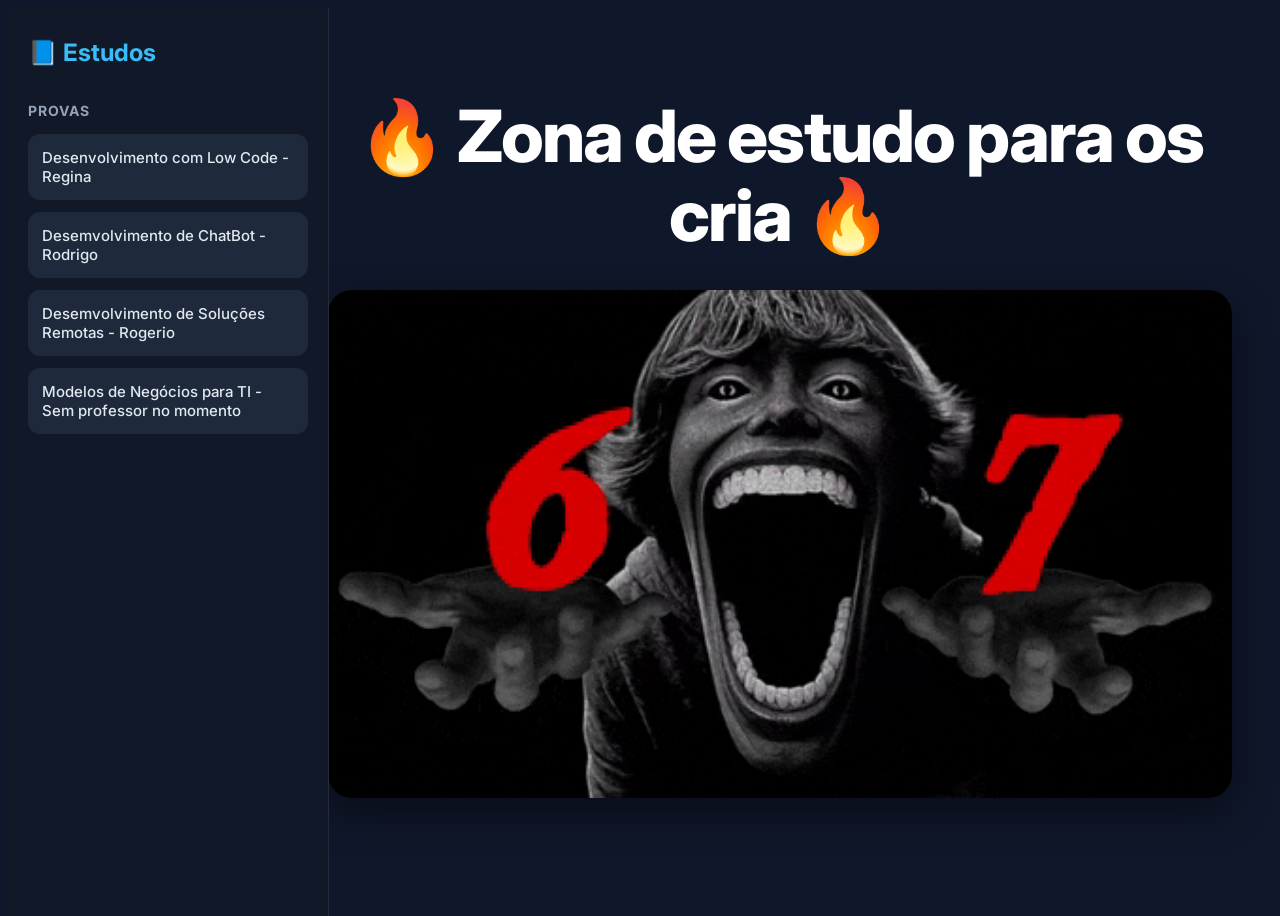
<file: index.html>
<!DOCTYPE html>
<html lang="pt-BR">
<head>
<meta charset="UTF-8">
<meta name="viewport" content="width=device-width, initial-scale=1.0">

<title>Zona de estudo para os cria</title>

<link href="https://fonts.googleapis.com/css2?family=Inter:wght@400;500;600;700&display=swap" rel="stylesheet">

<link rel="stylesheet" href="style.css">
</head>

<body>

<!-- SIDEBAR -->

<div class="sidebar">

    <div class="logo">
        📘 Estudos
    </div>

    <h2>Provas</h2>

    <div class="menu">
        <a href="m1.html">Desenvolvimento com Low Code - Regina</a>
        <a href="m2.html">Desemvolvimento de ChatBot - Rodrigo</a>
        <a href="m3.html">Desemvolvimento de Soluções Remotas - Rogerio</a>
        <a href="m4.html">Modelos de Negócios para TI -  Sem professor no momento</a>
    </div>

</div>


<!-- MAIN -->

<div class="main">

    <!-- TÍTULO -->

    <div class="header">
        <h1>
            🔥 Zona de estudo para os cria 🔥
        </h1>
    </div>
    <!-- GIF -->
    <div class="gif-container">
        <img src="on-the-day-after-the-12th-anniversary-of-bti-i-cant-help-v0-eg9quxqqfm6g1.gif" alt="GIF de estudo">
    </div>

    <!-- TEXTO -->
    
    <div class="info-text">
    </div>
</div>
</body>
</html>
</file>
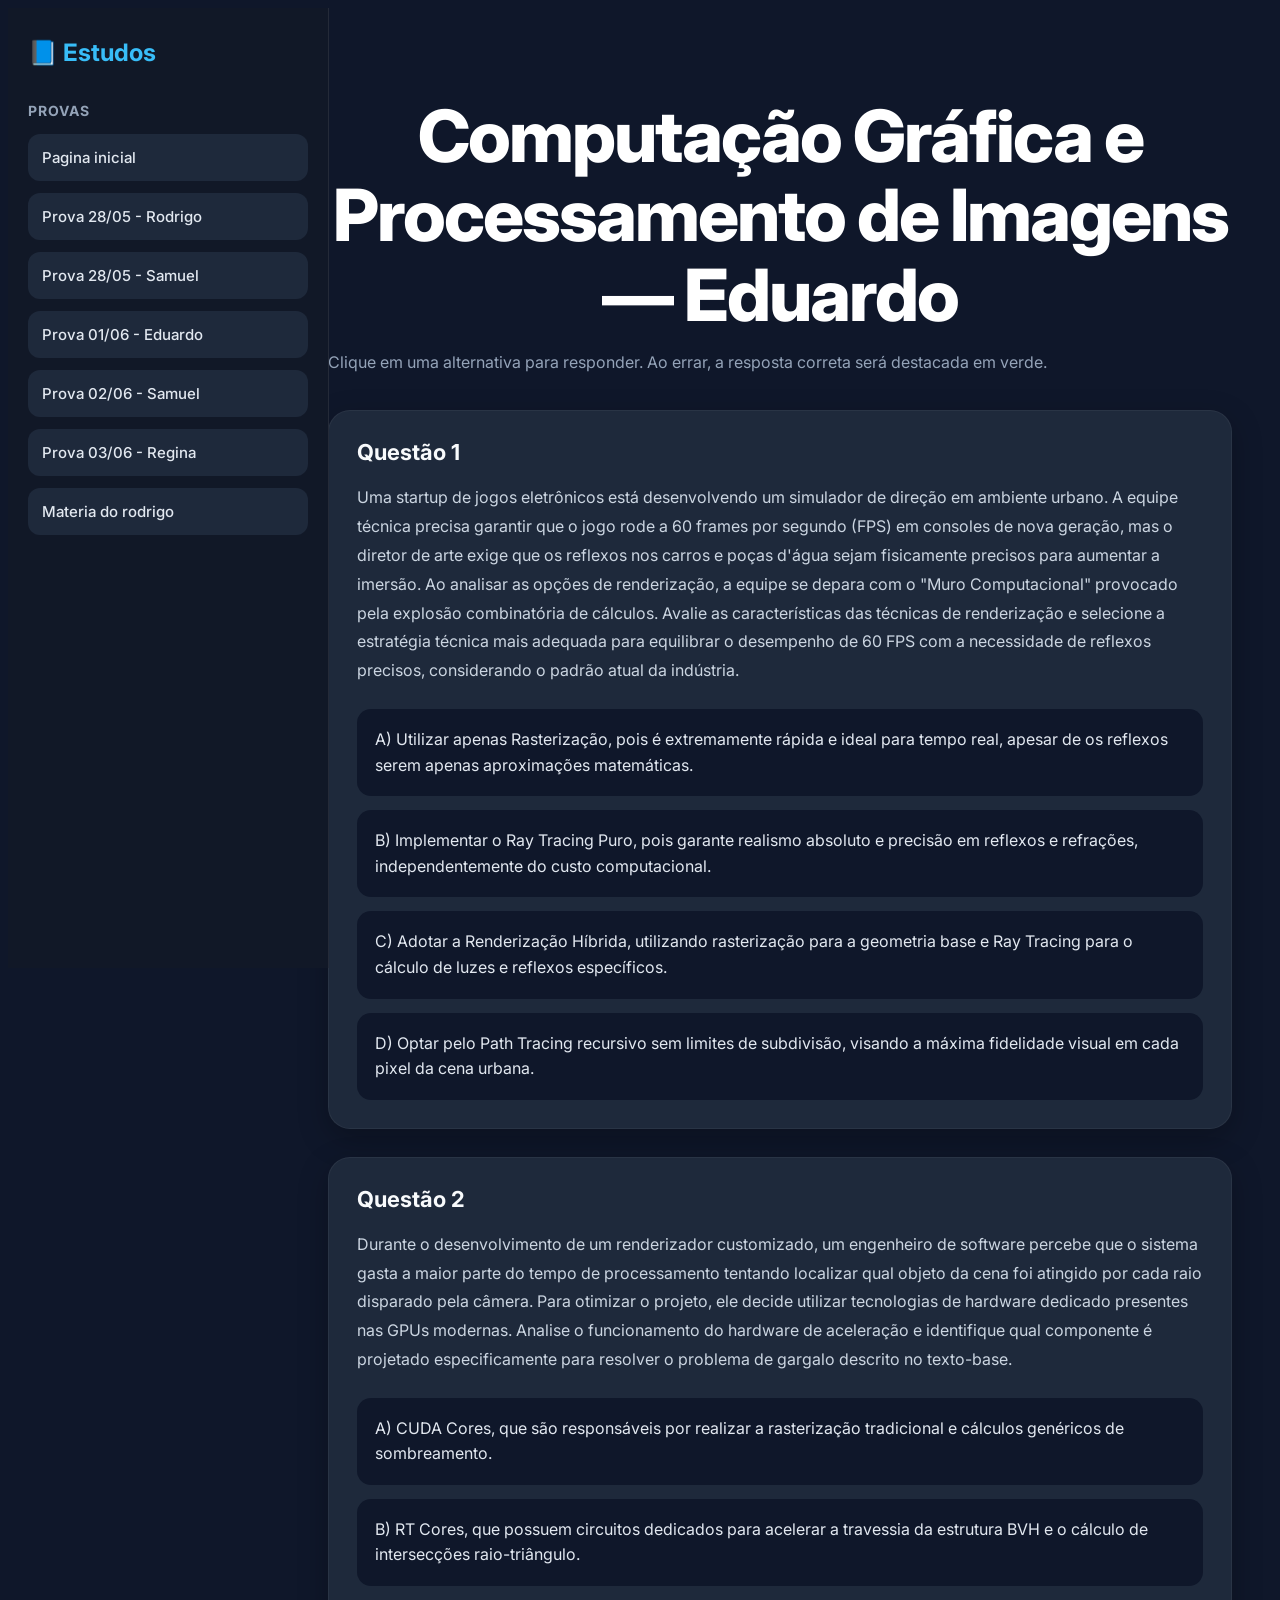
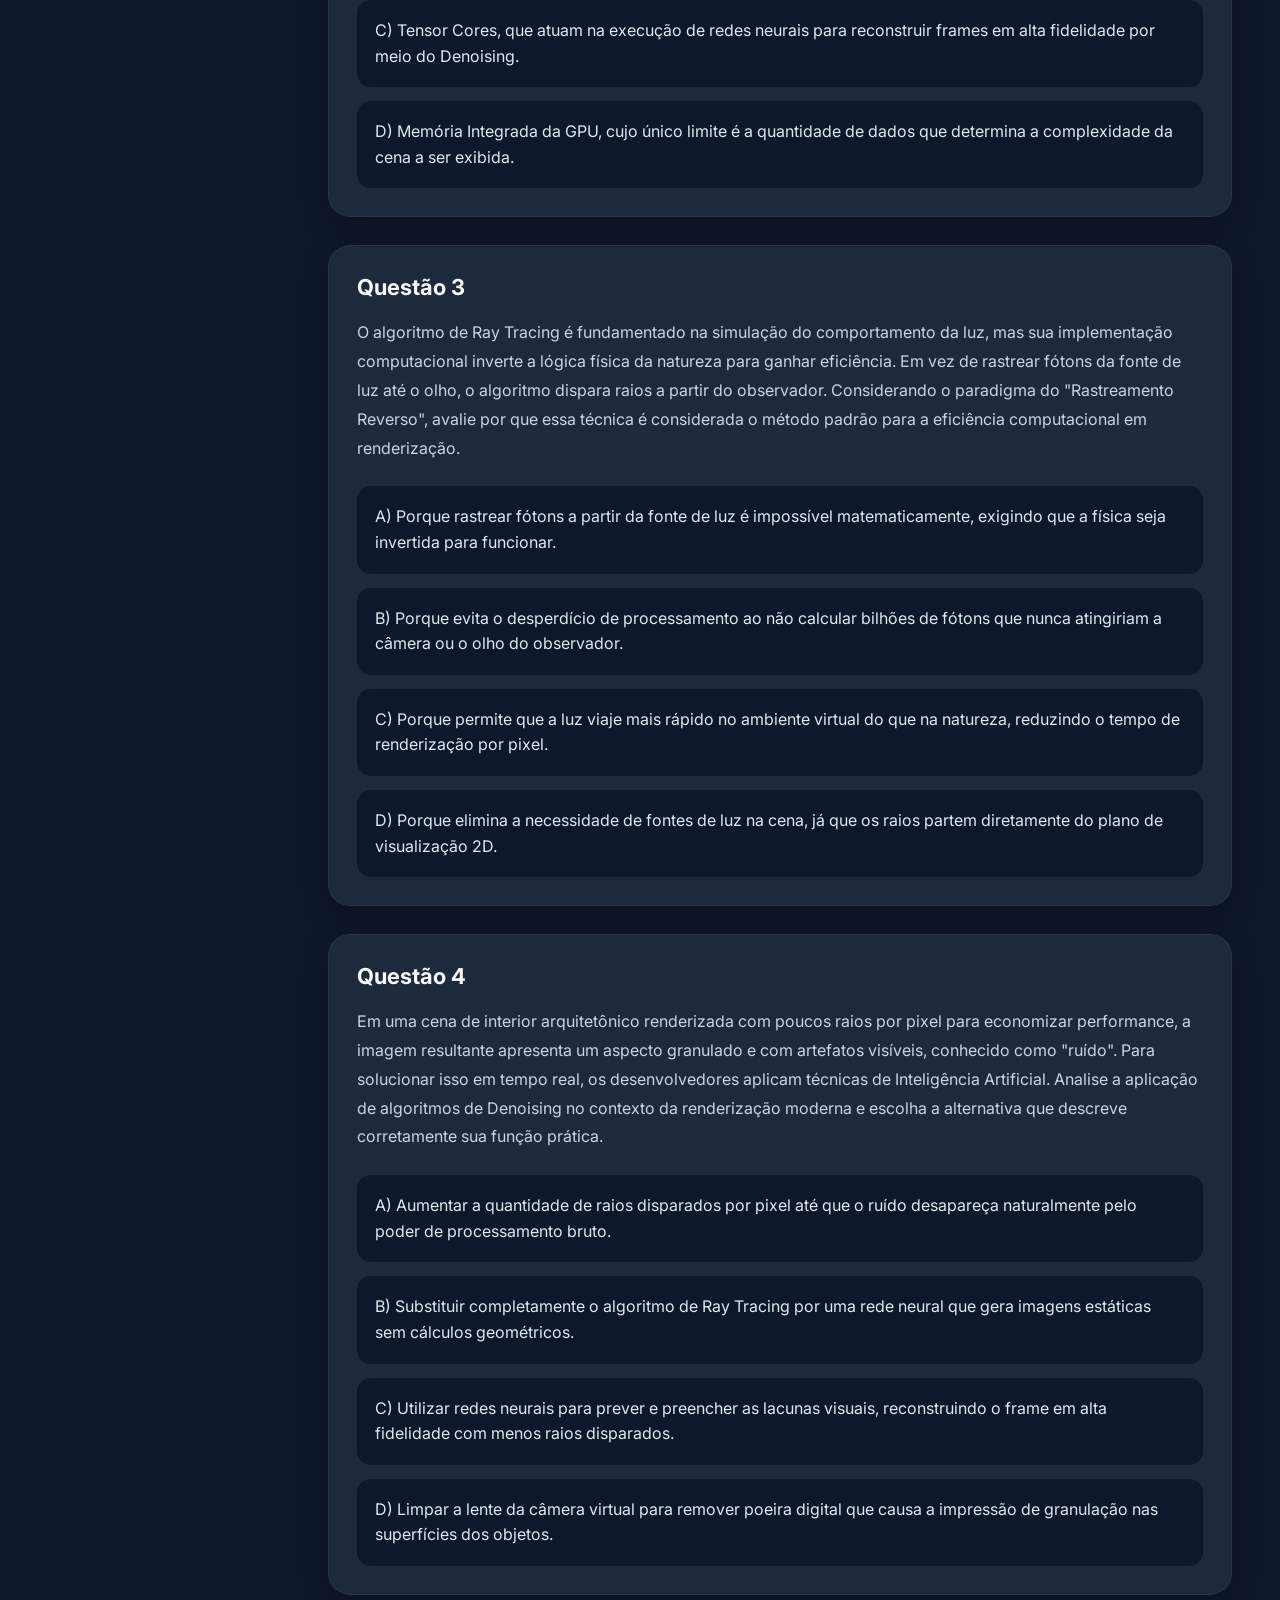
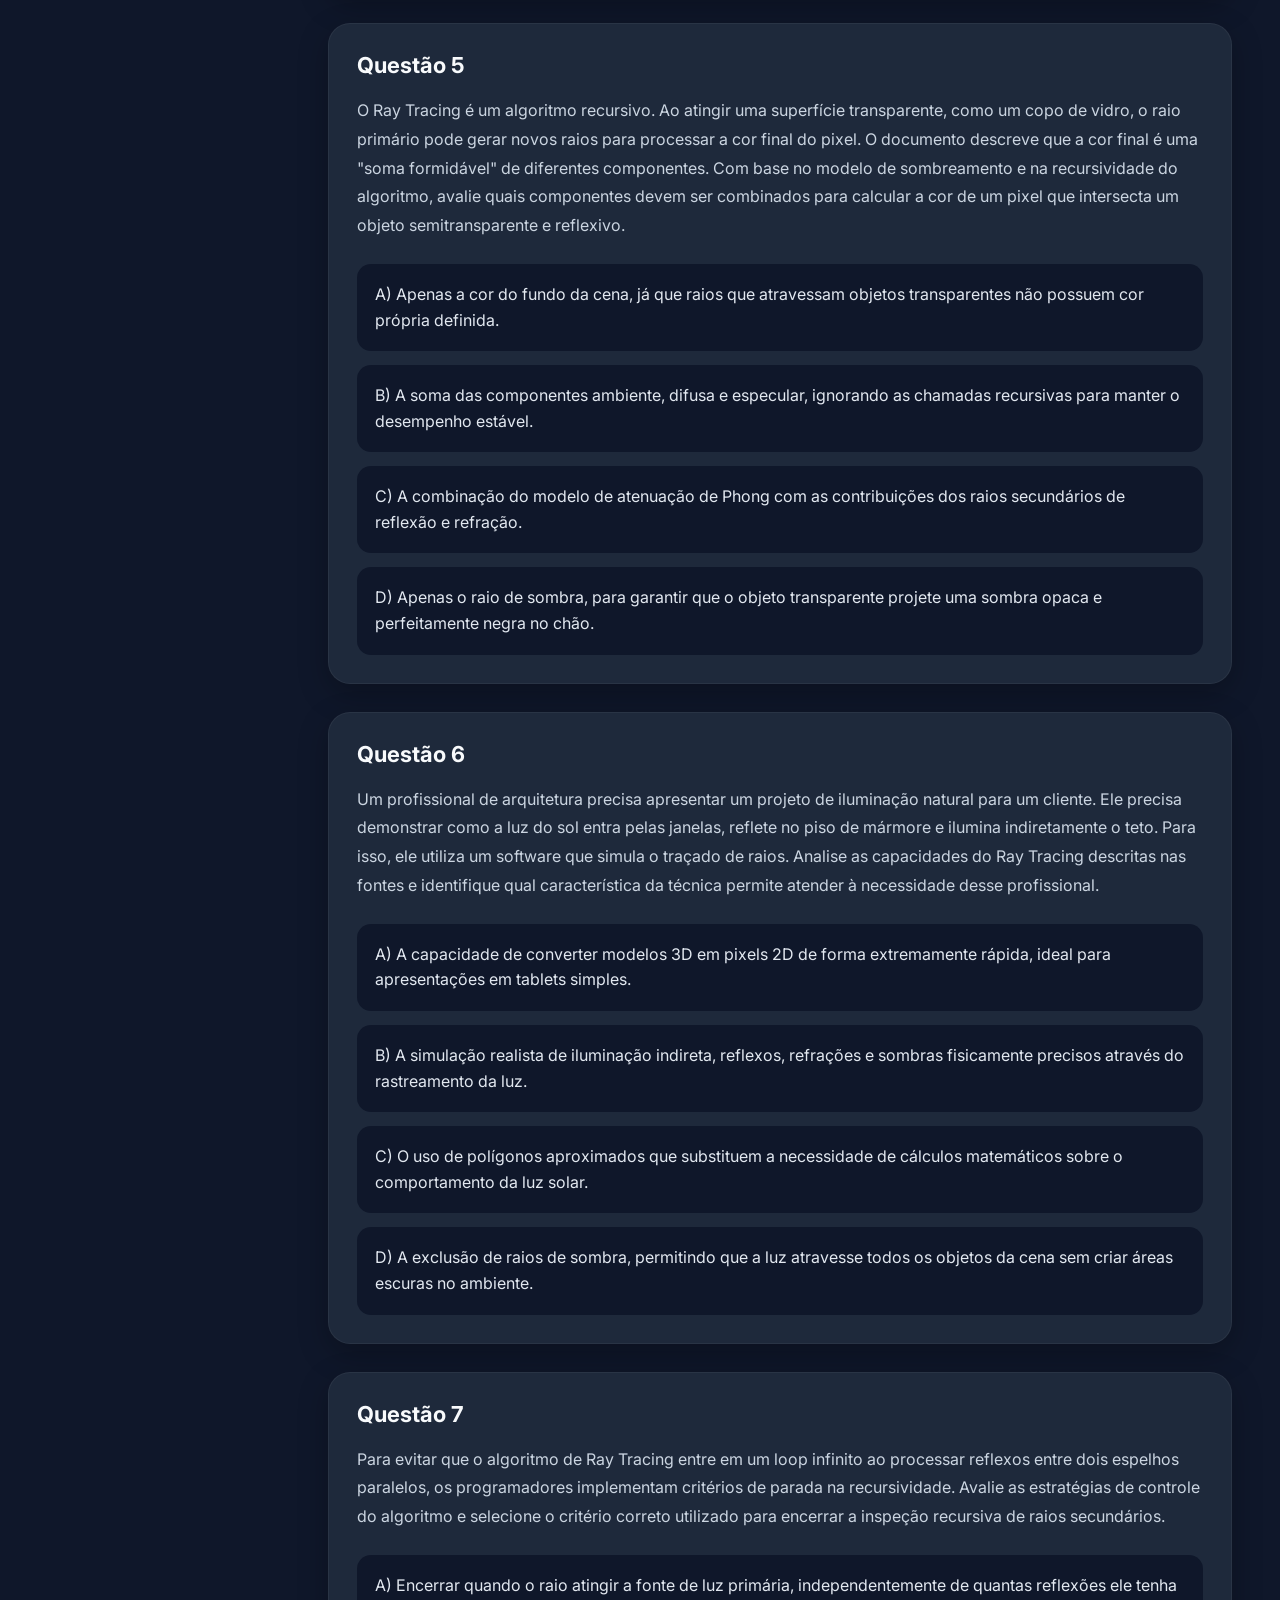
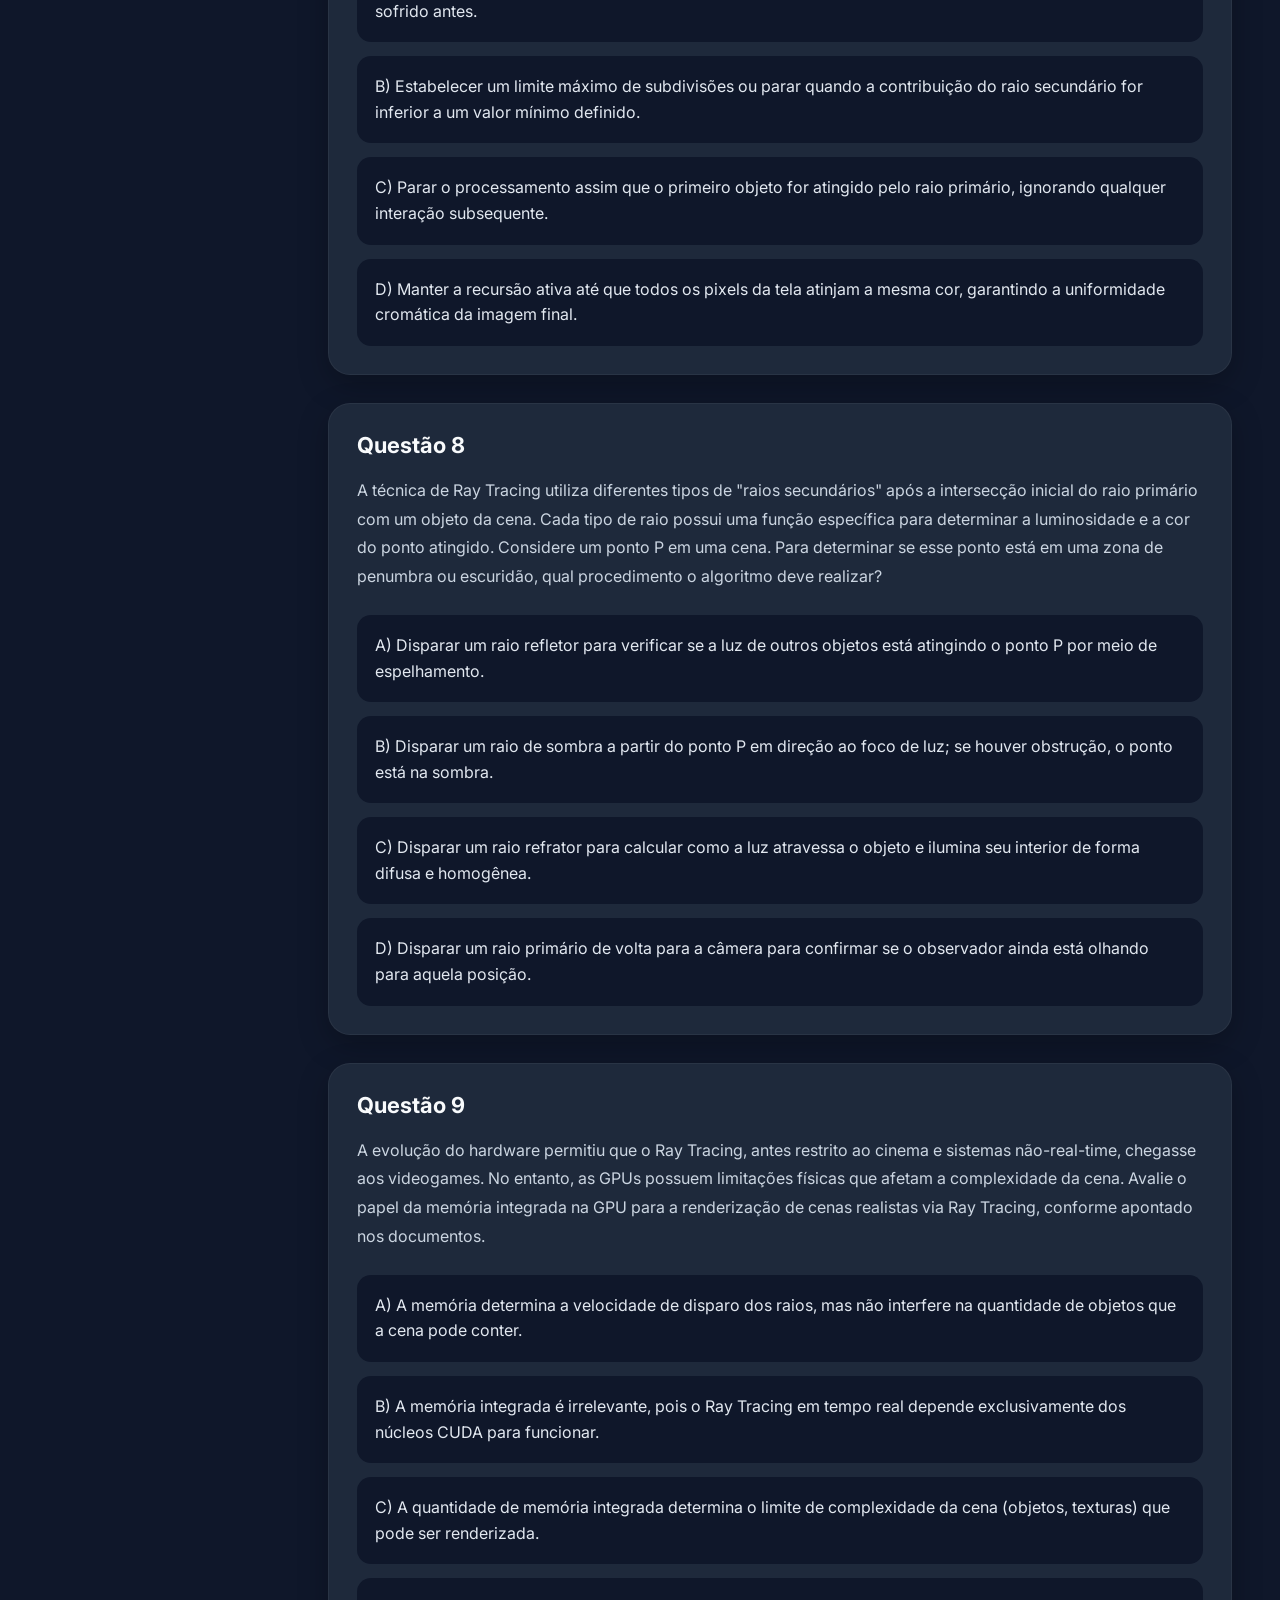
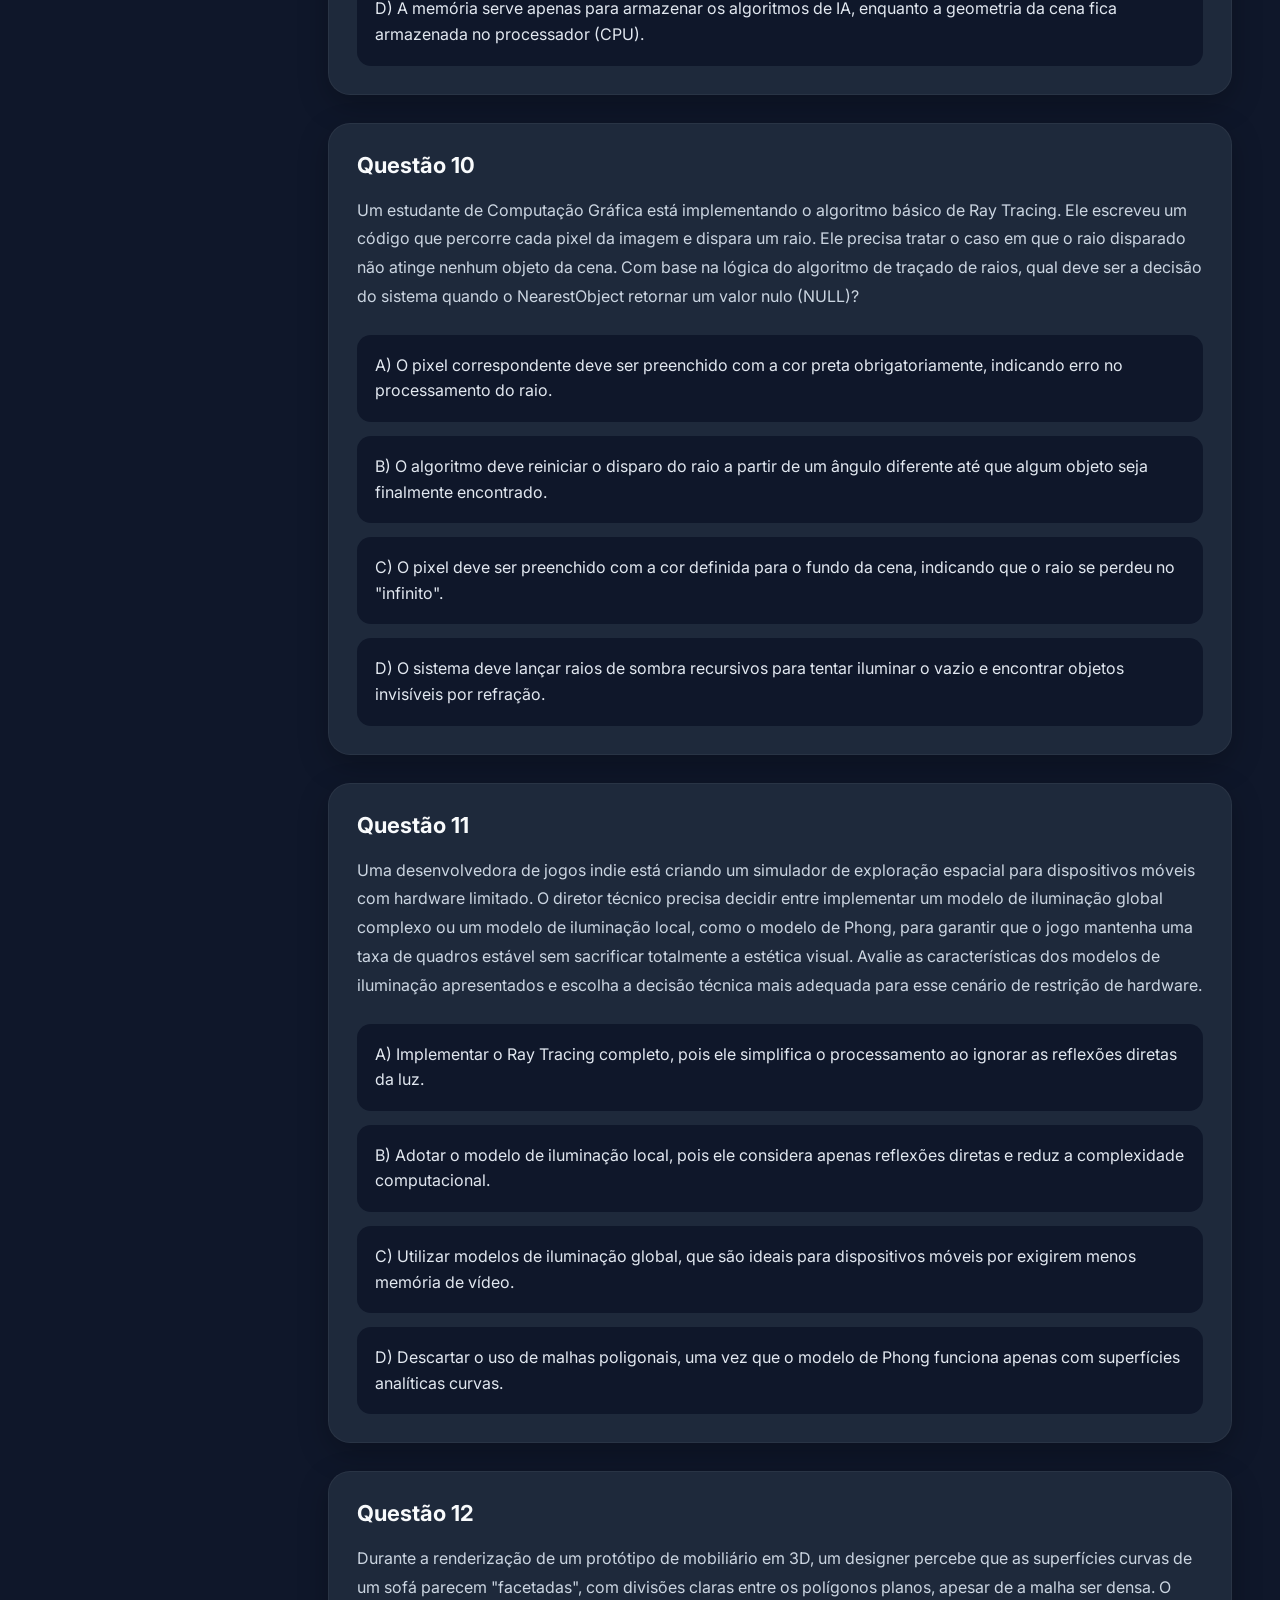
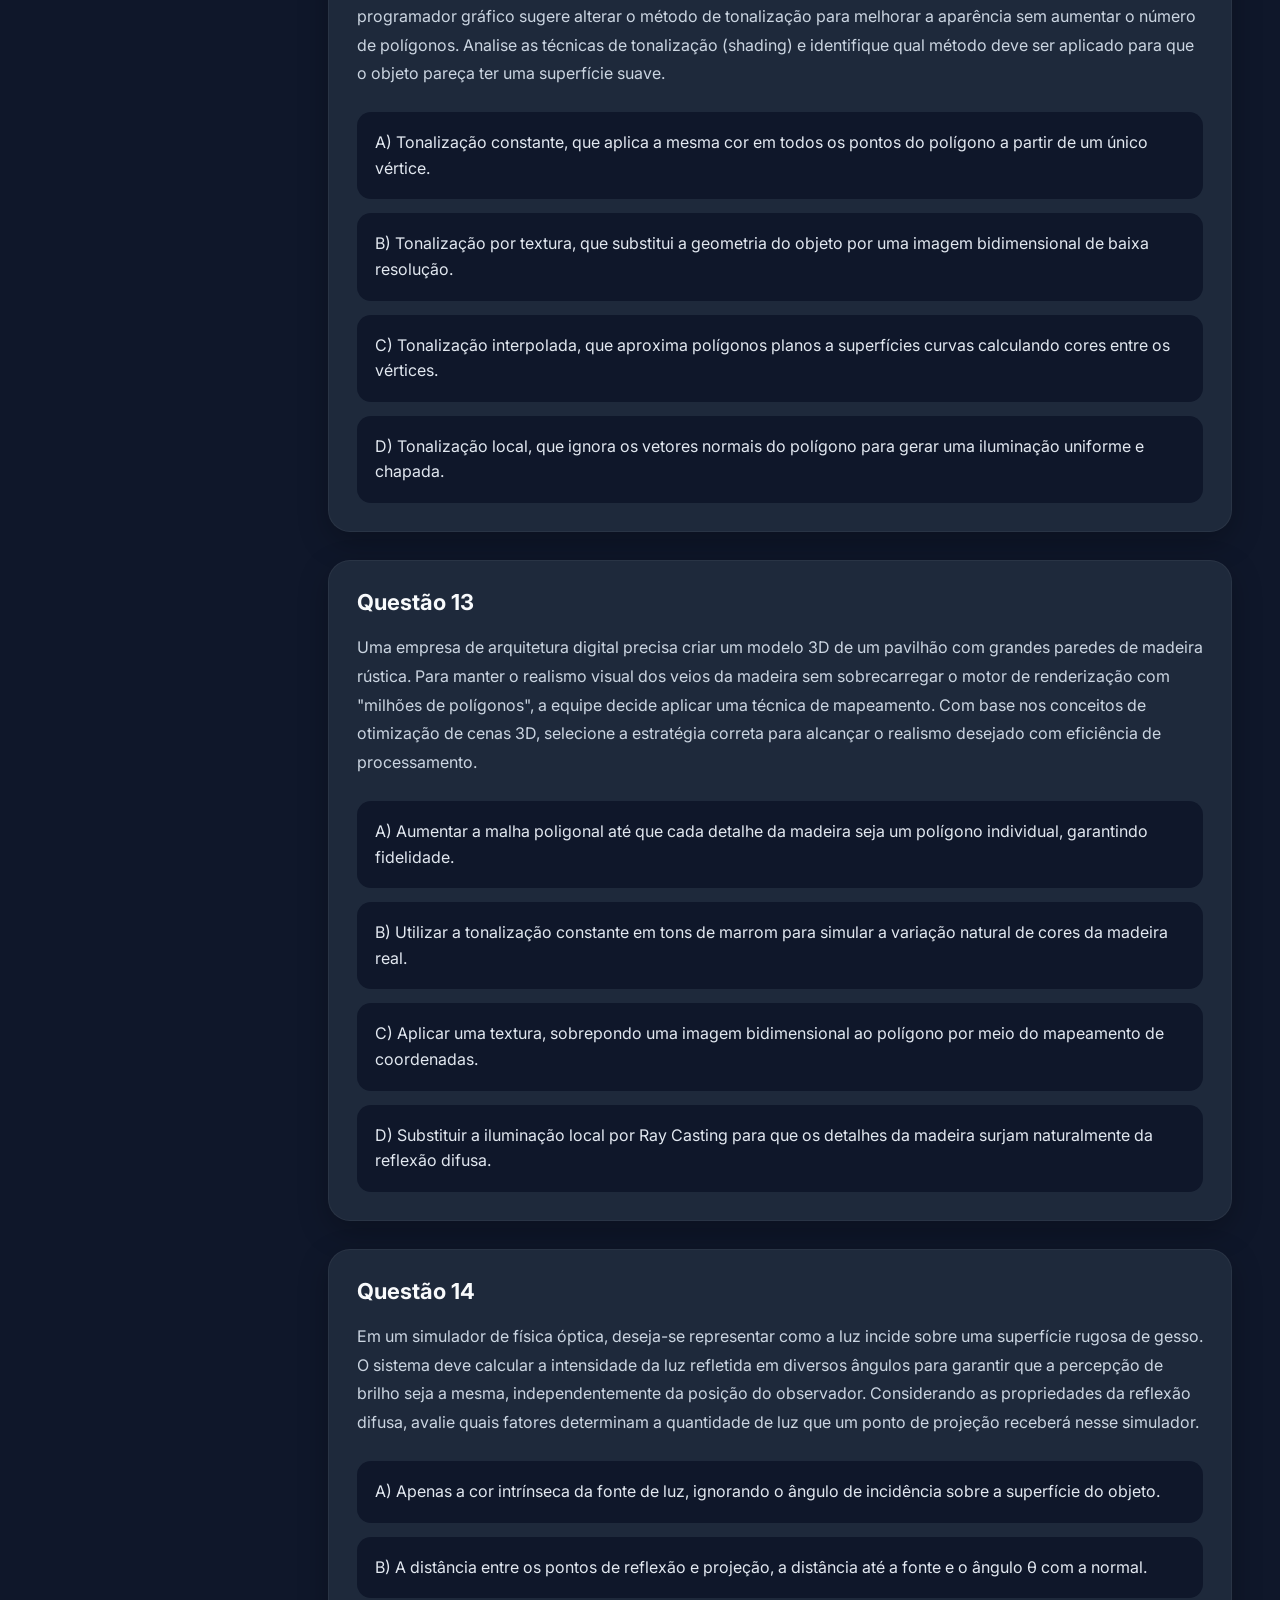
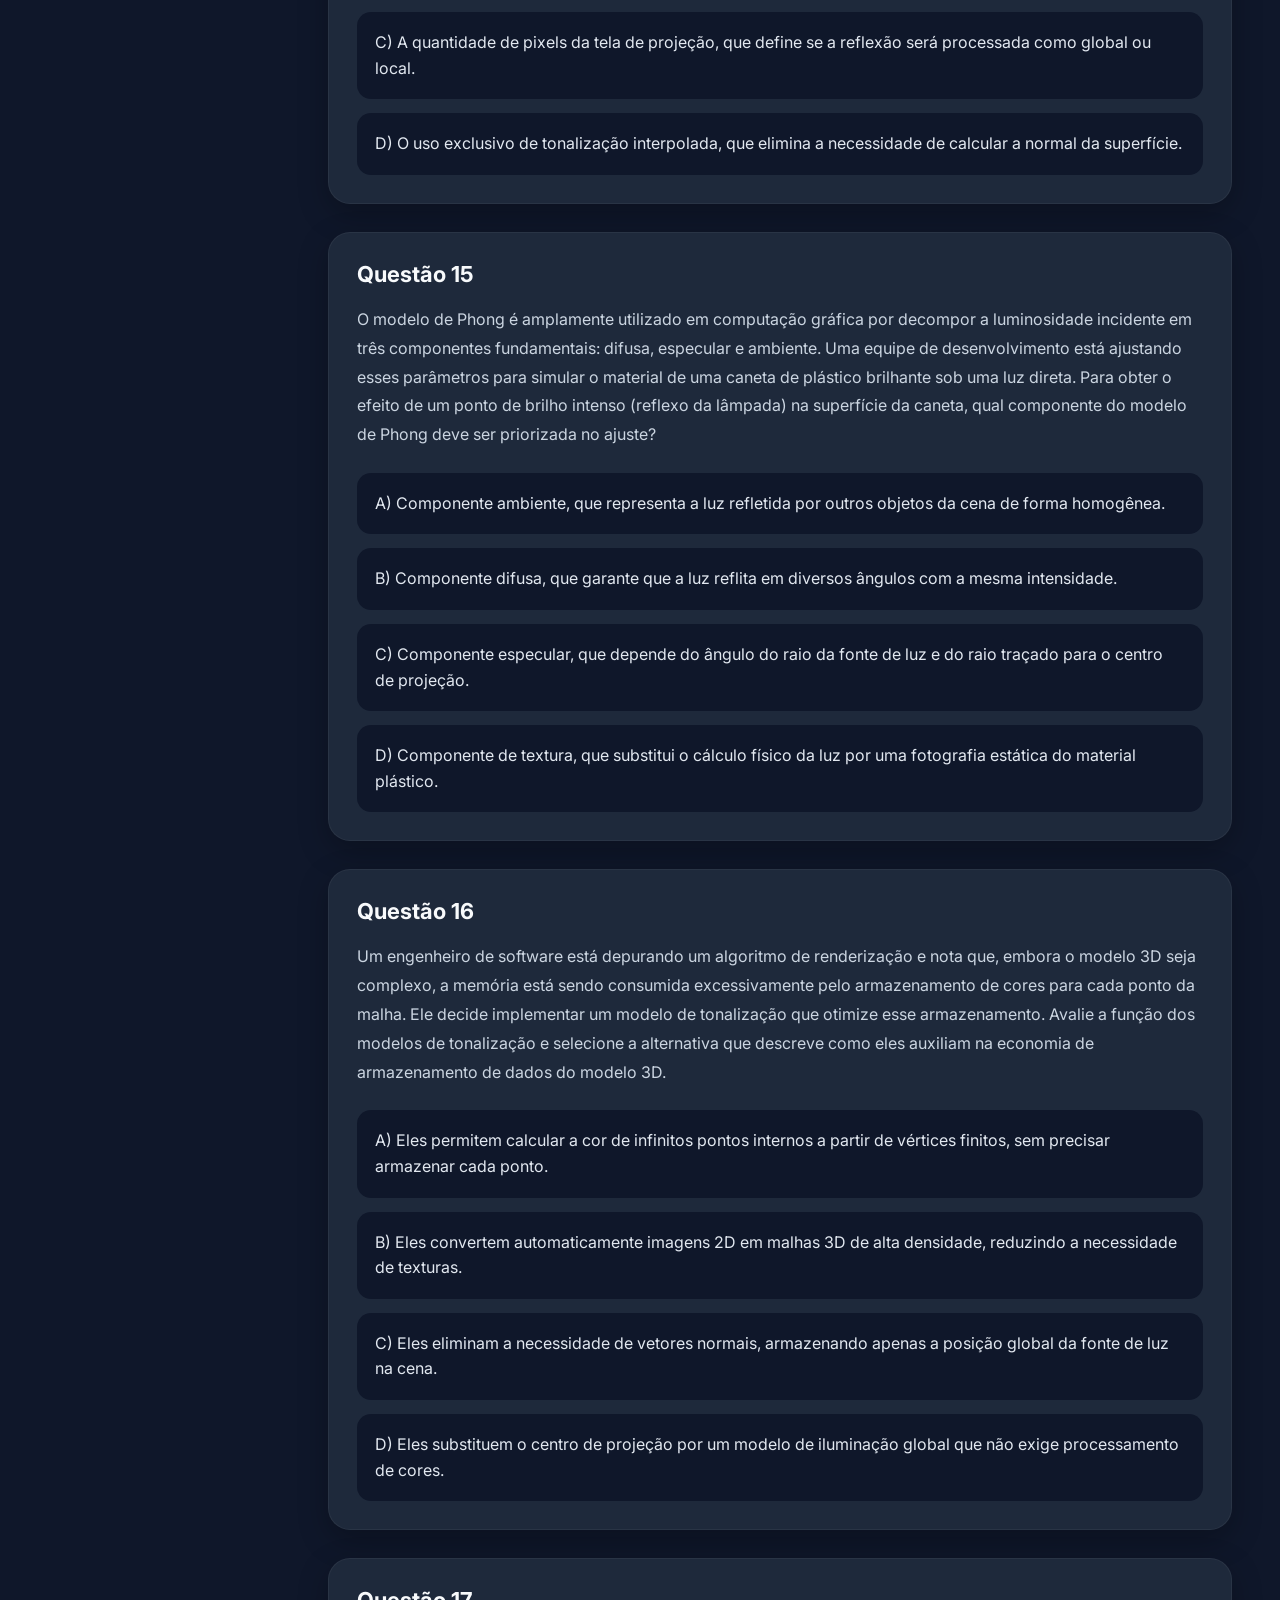
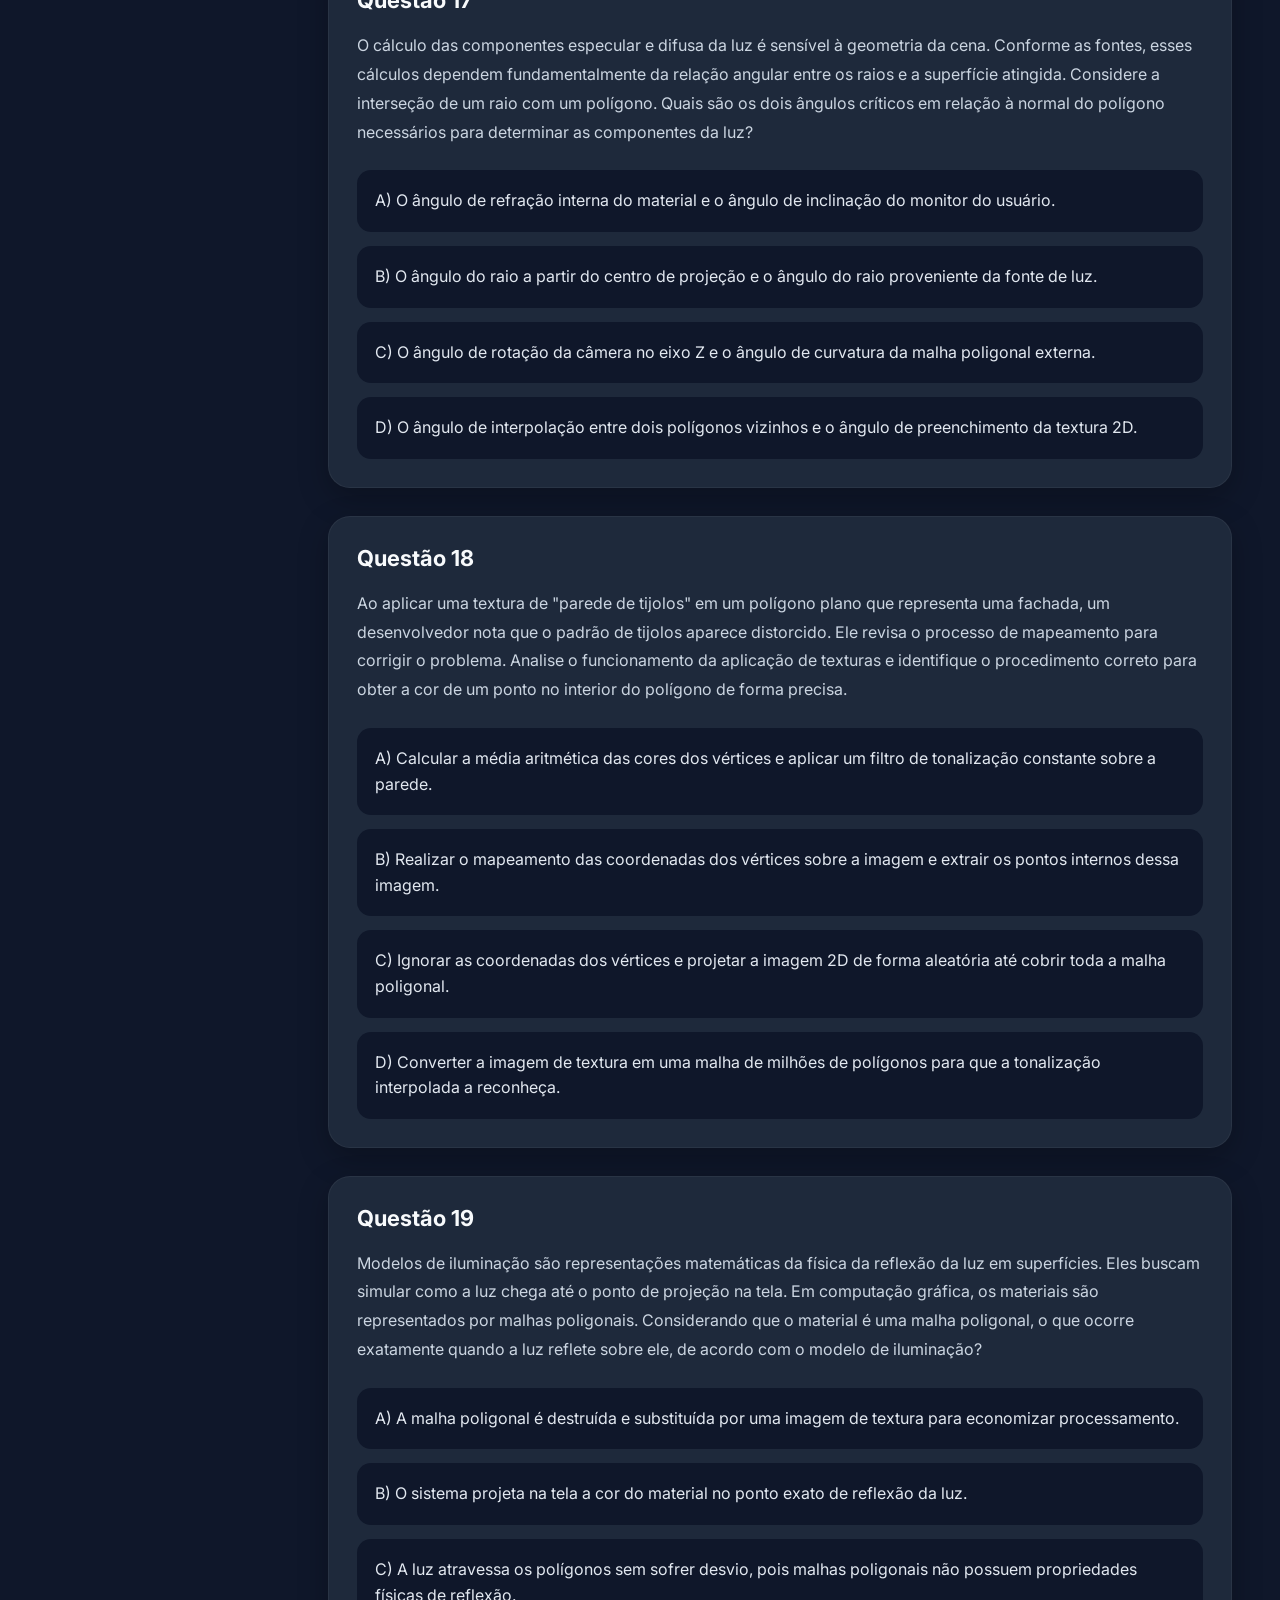
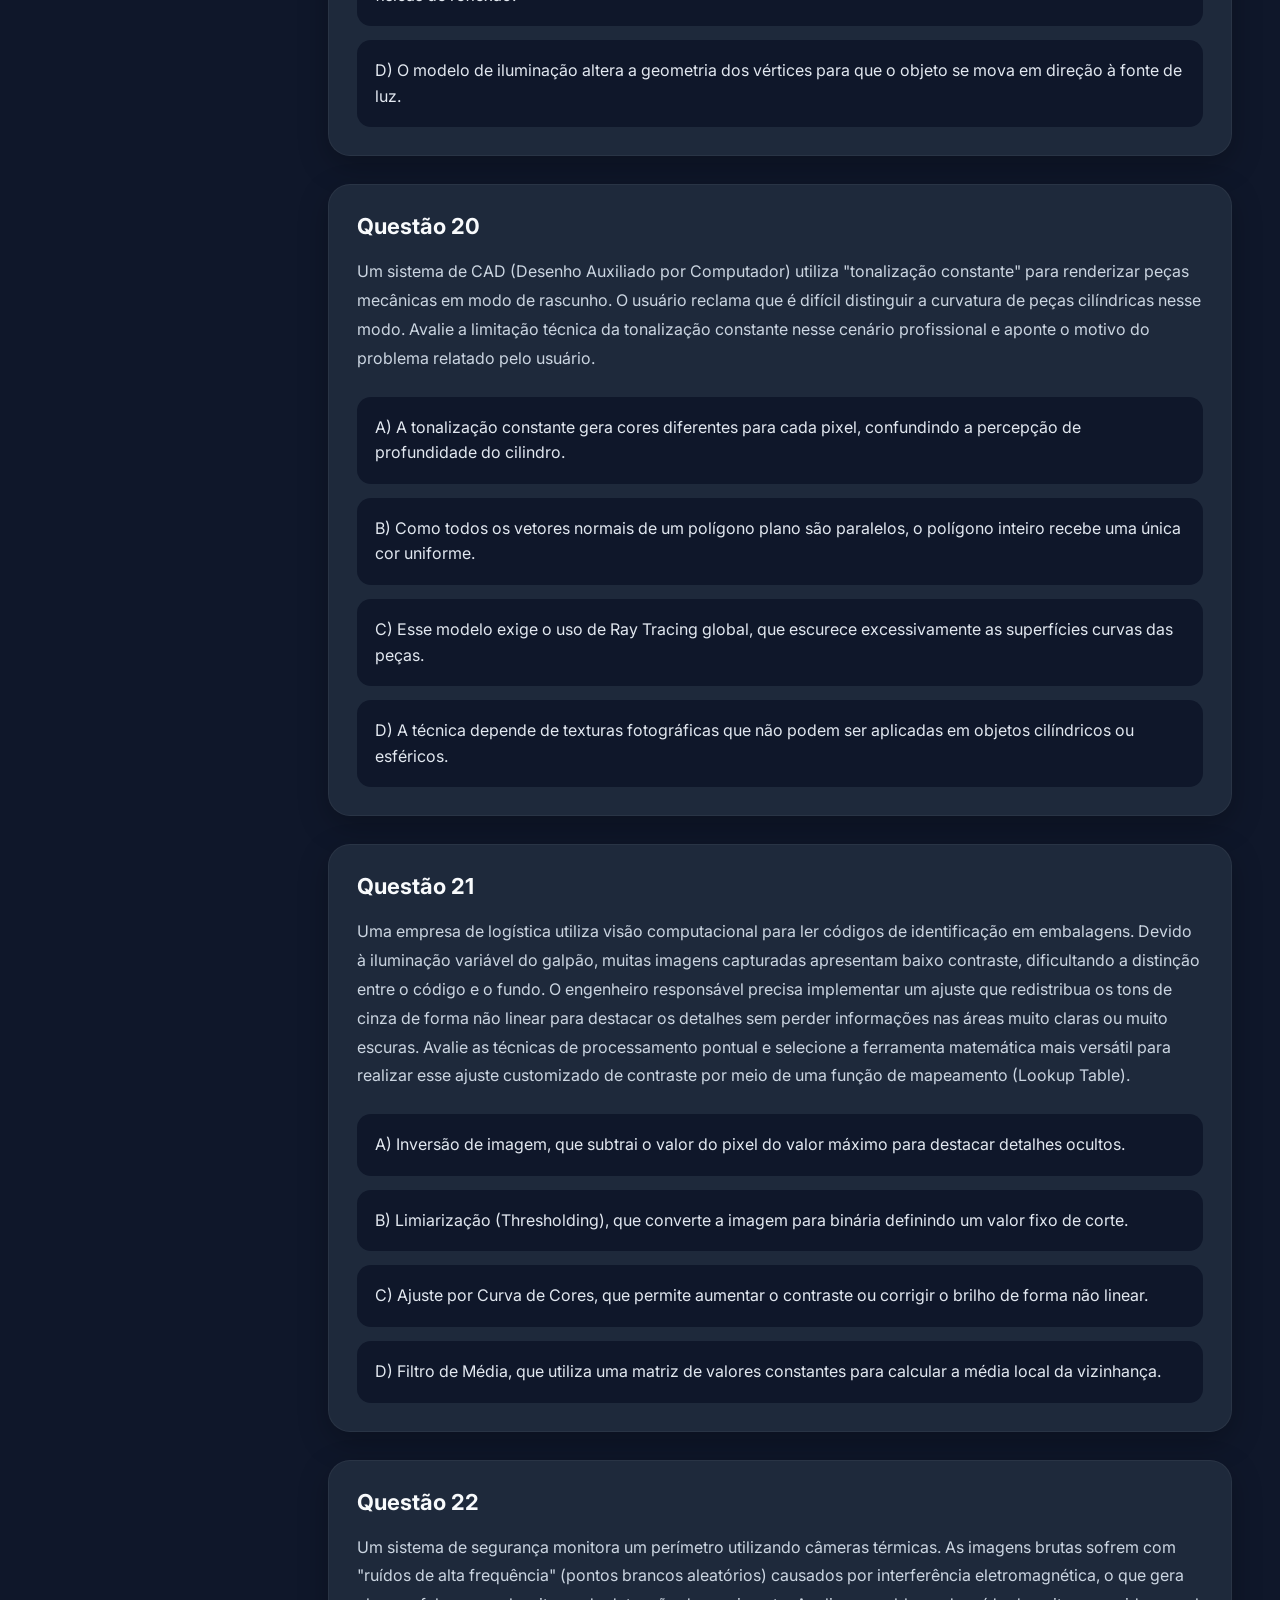
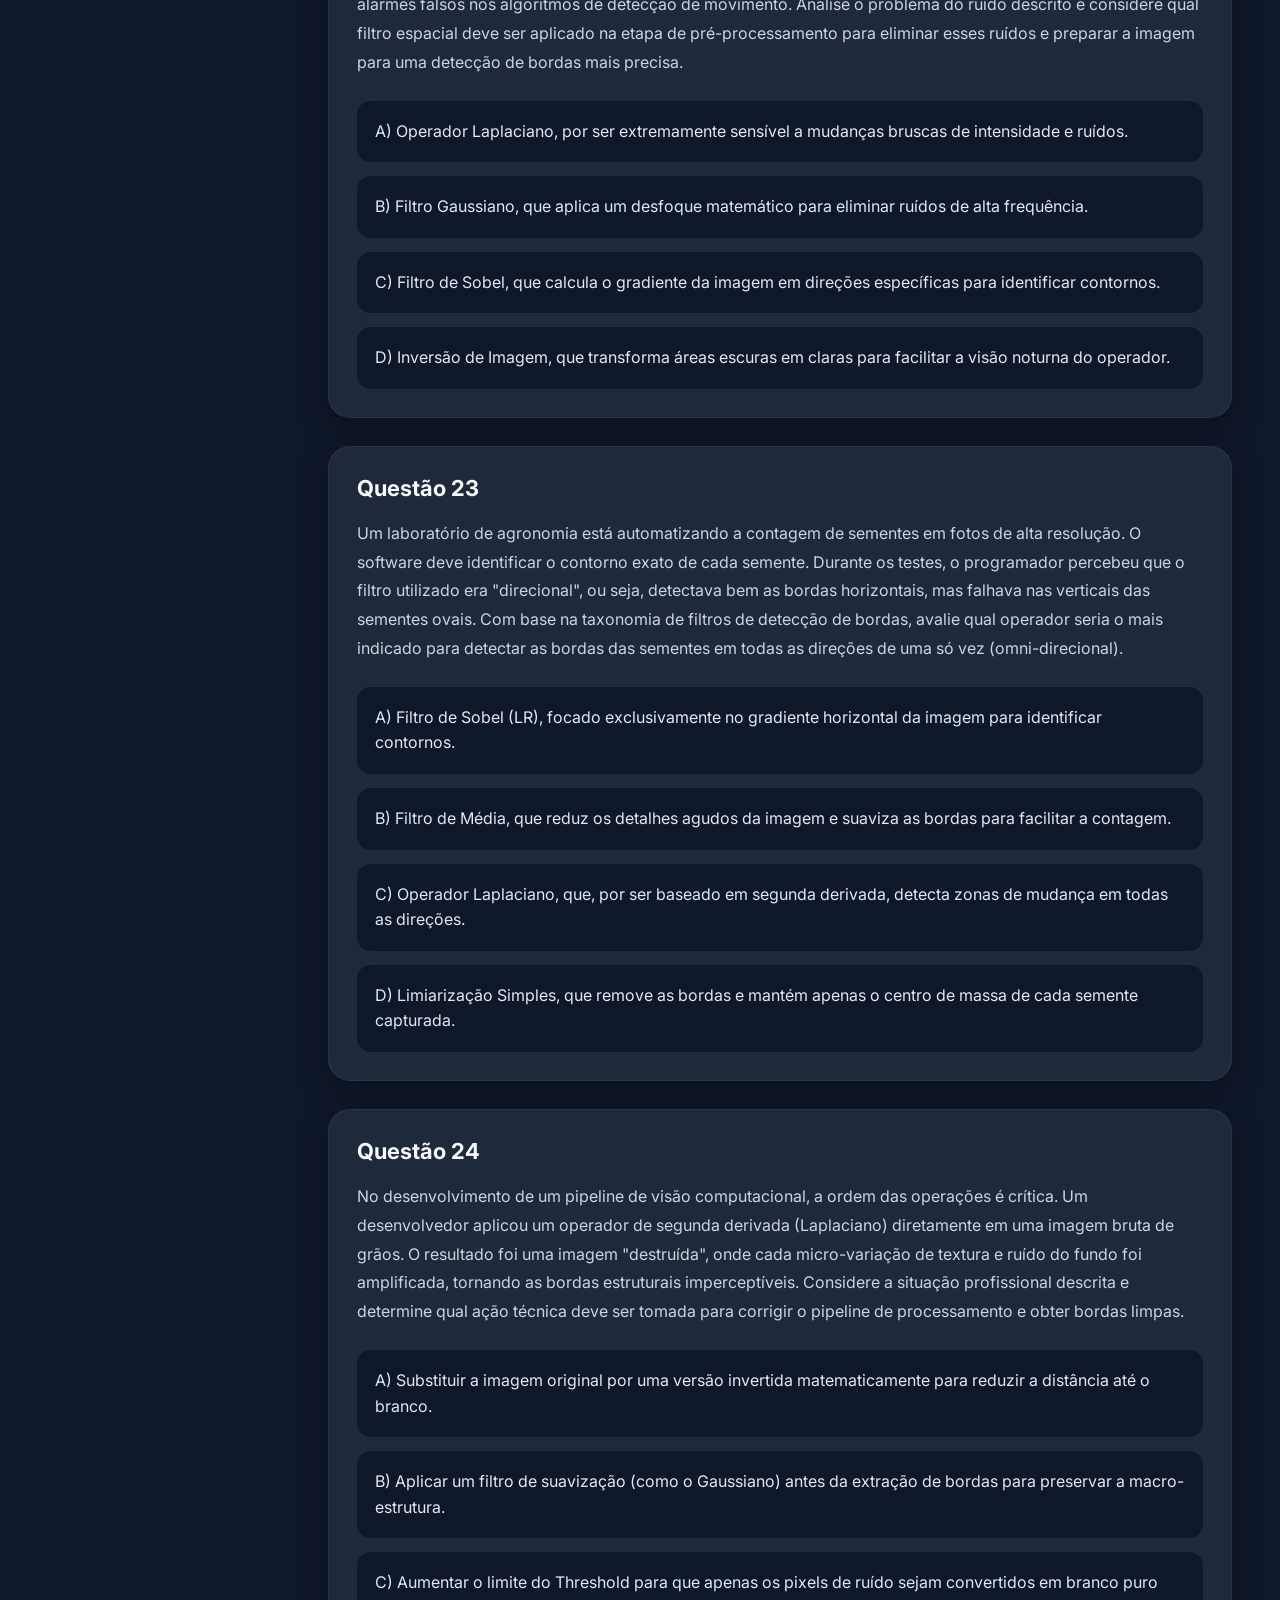
<file: eduardo.html>
<!DOCTYPE html>
<html lang="pt-BR">

<head>
<meta charset="UTF-8">
<meta name="viewport" content="width=device-width, initial-scale=1.0">

<title>Prova 01/06 - Eduardo</title>

<link href="https://fonts.googleapis.com/css2?family=Inter:wght@400;500;600;700;800&display=swap" rel="stylesheet">
<link rel="stylesheet" href="style.css">

</head>

<body>

<!-- SIDEBAR -->

<div class="sidebar">

    <div class="logo">
        📘 Estudos
    </div>

    <h2>Provas</h2>

    <div class="menu">
        <a href="index.html"> Pagina inicial</a>
        <a href="rodrigo.html">Prova 28/05 - Rodrigo</a>
        <a href="samuel1.html">Prova 28/05 - Samuel</a>
        <a href="eduardo.html">Prova 01/06 - Eduardo</a>
        <a href="samuel2.html">Prova 02/06 - Samuel</a>
        <a href="regina.html">Prova 03/06 - Regina</a>
        <a href="materiadorodrigo"> Materia do rodrigo </a>
    </div>

</div>

<!-- MAIN -->

<div class="main">

    <div class="header">

        <h1>
            Computação Gráfica e Processamento de Imagens — Eduardo
        </h1>

        <p>
            Clique em uma alternativa para responder.
            Ao errar, a resposta correta será destacada em verde.
        </p>

    </div>

<!-- QUESTÃO 1 -->
<div class="question-card">
  <div class="question-title">Questão 1</div>
  <div class="question-text">Uma startup de jogos eletrônicos está desenvolvendo um simulador de direção em ambiente urbano. A equipe técnica precisa garantir que o jogo rode a 60 frames por segundo (FPS) em consoles de nova geração, mas o diretor de arte exige que os reflexos nos carros e poças d&#x27;água sejam fisicamente precisos para aumentar a imersão. Ao analisar as opções de renderização, a equipe se depara com o &quot;Muro Computacional&quot; provocado pela explosão combinatória de cálculos.
Avalie as características das técnicas de renderização e selecione a estratégia técnica mais adequada para equilibrar o desempenho de 60 FPS com a necessidade de reflexos precisos, considerando o padrão atual da indústria.</div>
  <div class="answers">
    <div class="answer" data-correct="false">A) Utilizar apenas Rasterização, pois é extremamente rápida e ideal para tempo real, apesar de os reflexos serem apenas aproximações matemáticas.</div>
    <div class="answer" data-correct="false">B) Implementar o Ray Tracing Puro, pois garante realismo absoluto e precisão em reflexos e refrações, independentemente do custo computacional.</div>
    <div class="answer" data-correct="true">C) Adotar a Renderização Híbrida, utilizando rasterização para a geometria base e Ray Tracing para o cálculo de luzes e reflexos específicos.</div>
    <div class="answer" data-correct="false">D) Optar pelo Path Tracing recursivo sem limites de subdivisão, visando a máxima fidelidade visual em cada pixel da cena urbana.</div>
  </div>
</div>

<!-- QUESTÃO 2 -->
<div class="question-card">
  <div class="question-title">Questão 2</div>
  <div class="question-text">Durante o desenvolvimento de um renderizador customizado, um engenheiro de software percebe que o sistema gasta a maior parte do tempo de processamento tentando localizar qual objeto da cena foi atingido por cada raio disparado pela câmera. Para otimizar o projeto, ele decide utilizar tecnologias de hardware dedicado presentes nas GPUs modernas.
Analise o funcionamento do hardware de aceleração e identifique qual componente é projetado especificamente para resolver o problema de gargalo descrito no texto-base.</div>
  <div class="answers">
    <div class="answer" data-correct="false">A) CUDA Cores, que são responsáveis por realizar a rasterização tradicional e cálculos genéricos de sombreamento.</div>
    <div class="answer" data-correct="true">B) RT Cores, que possuem circuitos dedicados para acelerar a travessia da estrutura BVH e o cálculo de intersecções raio-triângulo.</div>
    <div class="answer" data-correct="false">C) Tensor Cores, que atuam na execução de redes neurais para reconstruir frames em alta fidelidade por meio do Denoising.</div>
    <div class="answer" data-correct="false">D) Memória Integrada da GPU, cujo único limite é a quantidade de dados que determina a complexidade da cena a ser exibida.</div>
  </div>
</div>

<!-- QUESTÃO 3 -->
<div class="question-card">
  <div class="question-title">Questão 3</div>
  <div class="question-text">O algoritmo de Ray Tracing é fundamentado na simulação do comportamento da luz, mas sua implementação computacional inverte a lógica física da natureza para ganhar eficiência. Em vez de rastrear fótons da fonte de luz até o olho, o algoritmo dispara raios a partir do observador.
Considerando o paradigma do &quot;Rastreamento Reverso&quot;, avalie por que essa técnica é considerada o método padrão para a eficiência computacional em renderização.</div>
  <div class="answers">
    <div class="answer" data-correct="false">A) Porque rastrear fótons a partir da fonte de luz é impossível matematicamente, exigindo que a física seja invertida para funcionar.</div>
    <div class="answer" data-correct="true">B) Porque evita o desperdício de processamento ao não calcular bilhões de fótons que nunca atingiriam a câmera ou o olho do observador.</div>
    <div class="answer" data-correct="false">C) Porque permite que a luz viaje mais rápido no ambiente virtual do que na natureza, reduzindo o tempo de renderização por pixel.</div>
    <div class="answer" data-correct="false">D) Porque elimina a necessidade de fontes de luz na cena, já que os raios partem diretamente do plano de visualização 2D.</div>
  </div>
</div>

<!-- QUESTÃO 4 -->
<div class="question-card">
  <div class="question-title">Questão 4</div>
  <div class="question-text">Em uma cena de interior arquitetônico renderizada com poucos raios por pixel para economizar performance, a imagem resultante apresenta um aspecto granulado e com artefatos visíveis, conhecido como &quot;ruído&quot;. Para solucionar isso em tempo real, os desenvolvedores aplicam técnicas de Inteligência Artificial.
Analise a aplicação de algoritmos de Denoising no contexto da renderização moderna e escolha a alternativa que descreve corretamente sua função prática.</div>
  <div class="answers">
    <div class="answer" data-correct="false">A) Aumentar a quantidade de raios disparados por pixel até que o ruído desapareça naturalmente pelo poder de processamento bruto.</div>
    <div class="answer" data-correct="false">B) Substituir completamente o algoritmo de Ray Tracing por uma rede neural que gera imagens estáticas sem cálculos geométricos.</div>
    <div class="answer" data-correct="true">C) Utilizar redes neurais para prever e preencher as lacunas visuais, reconstruindo o frame em alta fidelidade com menos raios disparados.</div>
    <div class="answer" data-correct="false">D) Limpar a lente da câmera virtual para remover poeira digital que causa a impressão de granulação nas superfícies dos objetos.</div>
  </div>
</div>

<!-- QUESTÃO 5 -->
<div class="question-card">
  <div class="question-title">Questão 5</div>
  <div class="question-text">O Ray Tracing é um algoritmo recursivo. Ao atingir uma superfície transparente, como um copo de vidro, o raio primário pode gerar novos raios para processar a cor final do pixel. O documento descreve que a cor final é uma &quot;soma formidável&quot; de diferentes componentes.
Com base no modelo de sombreamento e na recursividade do algoritmo, avalie quais componentes devem ser combinados para calcular a cor de um pixel que intersecta um objeto semitransparente e reflexivo.</div>
  <div class="answers">
    <div class="answer" data-correct="false">A) Apenas a cor do fundo da cena, já que raios que atravessam objetos transparentes não possuem cor própria definida.</div>
    <div class="answer" data-correct="false">B) A soma das componentes ambiente, difusa e especular, ignorando as chamadas recursivas para manter o desempenho estável.</div>
    <div class="answer" data-correct="true">C) A combinação do modelo de atenuação de Phong com as contribuições dos raios secundários de reflexão e refração.</div>
    <div class="answer" data-correct="false">D) Apenas o raio de sombra, para garantir que o objeto transparente projete uma sombra opaca e perfeitamente negra no chão.</div>
  </div>
</div>

<!-- QUESTÃO 6 -->
<div class="question-card">
  <div class="question-title">Questão 6</div>
  <div class="question-text">Um profissional de arquitetura precisa apresentar um projeto de iluminação natural para um cliente. Ele precisa demonstrar como a luz do sol entra pelas janelas, reflete no piso de mármore e ilumina indiretamente o teto. Para isso, ele utiliza um software que simula o traçado de raios.
Analise as capacidades do Ray Tracing descritas nas fontes e identifique qual característica da técnica permite atender à necessidade desse profissional.</div>
  <div class="answers">
    <div class="answer" data-correct="false">A) A capacidade de converter modelos 3D em pixels 2D de forma extremamente rápida, ideal para apresentações em tablets simples.</div>
    <div class="answer" data-correct="true">B) A simulação realista de iluminação indireta, reflexos, refrações e sombras fisicamente precisos através do rastreamento da luz.</div>
    <div class="answer" data-correct="false">C) O uso de polígonos aproximados que substituem a necessidade de cálculos matemáticos sobre o comportamento da luz solar.</div>
    <div class="answer" data-correct="false">D) A exclusão de raios de sombra, permitindo que a luz atravesse todos os objetos da cena sem criar áreas escuras no ambiente.</div>
  </div>
</div>

<!-- QUESTÃO 7 -->
<div class="question-card">
  <div class="question-title">Questão 7</div>
  <div class="question-text">Para evitar que o algoritmo de Ray Tracing entre em um loop infinito ao processar reflexos entre dois espelhos paralelos, os programadores implementam critérios de parada na recursividade.
Avalie as estratégias de controle do algoritmo e selecione o critério correto utilizado para encerrar a inspeção recursiva de raios secundários.</div>
  <div class="answers">
    <div class="answer" data-correct="false">A) Encerrar quando o raio atingir a fonte de luz primária, independentemente de quantas reflexões ele tenha sofrido antes.</div>
    <div class="answer" data-correct="true">B) Estabelecer um limite máximo de subdivisões ou parar quando a contribuição do raio secundário for inferior a um valor mínimo definido.</div>
    <div class="answer" data-correct="false">C) Parar o processamento assim que o primeiro objeto for atingido pelo raio primário, ignorando qualquer interação subsequente.</div>
    <div class="answer" data-correct="false">D) Manter a recursão ativa até que todos os pixels da tela atinjam a mesma cor, garantindo a uniformidade cromática da imagem final.</div>
  </div>
</div>

<!-- QUESTÃO 8 -->
<div class="question-card">
  <div class="question-title">Questão 8</div>
  <div class="question-text">A técnica de Ray Tracing utiliza diferentes tipos de &quot;raios secundários&quot; após a intersecção inicial do raio primário com um objeto da cena. Cada tipo de raio possui uma função específica para determinar a luminosidade e a cor do ponto atingido.
Considere um ponto P em uma cena. Para determinar se esse ponto está em uma zona de penumbra ou escuridão, qual procedimento o algoritmo deve realizar?</div>
  <div class="answers">
    <div class="answer" data-correct="false">A) Disparar um raio refletor para verificar se a luz de outros objetos está atingindo o ponto P por meio de espelhamento.</div>
    <div class="answer" data-correct="true">B) Disparar um raio de sombra a partir do ponto P em direção ao foco de luz; se houver obstrução, o ponto está na sombra.</div>
    <div class="answer" data-correct="false">C) Disparar um raio refrator para calcular como a luz atravessa o objeto e ilumina seu interior de forma difusa e homogênea.</div>
    <div class="answer" data-correct="false">D) Disparar um raio primário de volta para a câmera para confirmar se o observador ainda está olhando para aquela posição.</div>
  </div>
</div>

<!-- QUESTÃO 9 -->
<div class="question-card">
  <div class="question-title">Questão 9</div>
  <div class="question-text">A evolução do hardware permitiu que o Ray Tracing, antes restrito ao cinema e sistemas não-real-time, chegasse aos videogames. No entanto, as GPUs possuem limitações físicas que afetam a complexidade da cena.
Avalie o papel da memória integrada na GPU para a renderização de cenas realistas via Ray Tracing, conforme apontado nos documentos.</div>
  <div class="answers">
    <div class="answer" data-correct="false">A) A memória determina a velocidade de disparo dos raios, mas não interfere na quantidade de objetos que a cena pode conter.</div>
    <div class="answer" data-correct="false">B) A memória integrada é irrelevante, pois o Ray Tracing em tempo real depende exclusivamente dos núcleos CUDA para funcionar.</div>
    <div class="answer" data-correct="true">C) A quantidade de memória integrada determina o limite de complexidade da cena (objetos, texturas) que pode ser renderizada.</div>
    <div class="answer" data-correct="false">D) A memória serve apenas para armazenar os algoritmos de IA, enquanto a geometria da cena fica armazenada no processador (CPU).</div>
  </div>
</div>

<!-- QUESTÃO 10 -->
<div class="question-card">
  <div class="question-title">Questão 10</div>
  <div class="question-text">Um estudante de Computação Gráfica está implementando o algoritmo básico de Ray Tracing. Ele escreveu um código que percorre cada pixel da imagem e dispara um raio. Ele precisa tratar o caso em que o raio disparado não atinge nenhum objeto da cena.
Com base na lógica do algoritmo de traçado de raios, qual deve ser a decisão do sistema quando o NearestObject retornar um valor nulo (NULL)?</div>
  <div class="answers">
    <div class="answer" data-correct="false">A) O pixel correspondente deve ser preenchido com a cor preta obrigatoriamente, indicando erro no processamento do raio.</div>
    <div class="answer" data-correct="false">B) O algoritmo deve reiniciar o disparo do raio a partir de um ângulo diferente até que algum objeto seja finalmente encontrado.</div>
    <div class="answer" data-correct="true">C) O pixel deve ser preenchido com a cor definida para o fundo da cena, indicando que o raio se perdeu no &quot;infinito&quot;.</div>
    <div class="answer" data-correct="false">D) O sistema deve lançar raios de sombra recursivos para tentar iluminar o vazio e encontrar objetos invisíveis por refração.</div>
  </div>
</div>

<!-- QUESTÃO 11 -->
<div class="question-card">
  <div class="question-title">Questão 11</div>
  <div class="question-text">Uma desenvolvedora de jogos indie está criando um simulador de exploração espacial para dispositivos móveis com hardware limitado. O diretor técnico precisa decidir entre implementar um modelo de iluminação global complexo ou um modelo de iluminação local, como o modelo de Phong, para garantir que o jogo mantenha uma taxa de quadros estável sem sacrificar totalmente a estética visual.
Avalie as características dos modelos de iluminação apresentados e escolha a decisão técnica mais adequada para esse cenário de restrição de hardware.</div>
  <div class="answers">
    <div class="answer" data-correct="false">A) Implementar o Ray Tracing completo, pois ele simplifica o processamento ao ignorar as reflexões diretas da luz.</div>
    <div class="answer" data-correct="true">B) Adotar o modelo de iluminação local, pois ele considera apenas reflexões diretas e reduz a complexidade computacional.</div>
    <div class="answer" data-correct="false">C) Utilizar modelos de iluminação global, que são ideais para dispositivos móveis por exigirem menos memória de vídeo.</div>
    <div class="answer" data-correct="false">D) Descartar o uso de malhas poligonais, uma vez que o modelo de Phong funciona apenas com superfícies analíticas curvas.</div>
  </div>
</div>

<!-- QUESTÃO 12 -->
<div class="question-card">
  <div class="question-title">Questão 12</div>
  <div class="question-text">Durante a renderização de um protótipo de mobiliário em 3D, um designer percebe que as superfícies curvas de um sofá parecem &quot;facetadas&quot;, com divisões claras entre os polígonos planos, apesar de a malha ser densa. O programador gráfico sugere alterar o método de tonalização para melhorar a aparência sem aumentar o número de polígonos.
Analise as técnicas de tonalização (shading) e identifique qual método deve ser aplicado para que o objeto pareça ter uma superfície suave.</div>
  <div class="answers">
    <div class="answer" data-correct="false">A) Tonalização constante, que aplica a mesma cor em todos os pontos do polígono a partir de um único vértice.</div>
    <div class="answer" data-correct="false">B) Tonalização por textura, que substitui a geometria do objeto por uma imagem bidimensional de baixa resolução.</div>
    <div class="answer" data-correct="true">C) Tonalização interpolada, que aproxima polígonos planos a superfícies curvas calculando cores entre os vértices.</div>
    <div class="answer" data-correct="false">D) Tonalização local, que ignora os vetores normais do polígono para gerar uma iluminação uniforme e chapada.</div>
  </div>
</div>

<!-- QUESTÃO 13 -->
<div class="question-card">
  <div class="question-title">Questão 13</div>
  <div class="question-text">Uma empresa de arquitetura digital precisa criar um modelo 3D de um pavilhão com grandes paredes de madeira rústica. Para manter o realismo visual dos veios da madeira sem sobrecarregar o motor de renderização com &quot;milhões de polígonos&quot;, a equipe decide aplicar uma técnica de mapeamento.
Com base nos conceitos de otimização de cenas 3D, selecione a estratégia correta para alcançar o realismo desejado com eficiência de processamento.</div>
  <div class="answers">
    <div class="answer" data-correct="false">A) Aumentar a malha poligonal até que cada detalhe da madeira seja um polígono individual, garantindo fidelidade.</div>
    <div class="answer" data-correct="false">B) Utilizar a tonalização constante em tons de marrom para simular a variação natural de cores da madeira real.</div>
    <div class="answer" data-correct="true">C) Aplicar uma textura, sobrepondo uma imagem bidimensional ao polígono por meio do mapeamento de coordenadas.</div>
    <div class="answer" data-correct="false">D) Substituir a iluminação local por Ray Casting para que os detalhes da madeira surjam naturalmente da reflexão difusa.</div>
  </div>
</div>

<!-- QUESTÃO 14 -->
<div class="question-card">
  <div class="question-title">Questão 14</div>
  <div class="question-text">Em um simulador de física óptica, deseja-se representar como a luz incide sobre uma superfície rugosa de gesso. O sistema deve calcular a intensidade da luz refletida em diversos ângulos para garantir que a percepção de brilho seja a mesma, independentemente da posição do observador.
Considerando as propriedades da reflexão difusa, avalie quais fatores determinam a quantidade de luz que um ponto de projeção receberá nesse simulador.</div>
  <div class="answers">
    <div class="answer" data-correct="false">A) Apenas a cor intrínseca da fonte de luz, ignorando o ângulo de incidência sobre a superfície do objeto.</div>
    <div class="answer" data-correct="true">B) A distância entre os pontos de reflexão e projeção, a distância até a fonte e o ângulo θ com a normal.</div>
    <div class="answer" data-correct="false">C) A quantidade de pixels da tela de projeção, que define se a reflexão será processada como global ou local.</div>
    <div class="answer" data-correct="false">D) O uso exclusivo de tonalização interpolada, que elimina a necessidade de calcular a normal da superfície.</div>
  </div>
</div>

<!-- QUESTÃO 15 -->
<div class="question-card">
  <div class="question-title">Questão 15</div>
  <div class="question-text">O modelo de Phong é amplamente utilizado em computação gráfica por decompor a luminosidade incidente em três componentes fundamentais: difusa, especular e ambiente. Uma equipe de desenvolvimento está ajustando esses parâmetros para simular o material de uma caneta de plástico brilhante sob uma luz direta.
Para obter o efeito de um ponto de brilho intenso (reflexo da lâmpada) na superfície da caneta, qual componente do modelo de Phong deve ser priorizada no ajuste?</div>
  <div class="answers">
    <div class="answer" data-correct="false">A) Componente ambiente, que representa a luz refletida por outros objetos da cena de forma homogênea.</div>
    <div class="answer" data-correct="false">B) Componente difusa, que garante que a luz reflita em diversos ângulos com a mesma intensidade.</div>
    <div class="answer" data-correct="true">C) Componente especular, que depende do ângulo do raio da fonte de luz e do raio traçado para o centro de projeção.</div>
    <div class="answer" data-correct="false">D) Componente de textura, que substitui o cálculo físico da luz por uma fotografia estática do material plástico.</div>
  </div>
</div>

<!-- QUESTÃO 16 -->
<div class="question-card">
  <div class="question-title">Questão 16</div>
  <div class="question-text">Um engenheiro de software está depurando um algoritmo de renderização e nota que, embora o modelo 3D seja complexo, a memória está sendo consumida excessivamente pelo armazenamento de cores para cada ponto da malha. Ele decide implementar um modelo de tonalização que otimize esse armazenamento.
Avalie a função dos modelos de tonalização e selecione a alternativa que descreve como eles auxiliam na economia de armazenamento de dados do modelo 3D.</div>
  <div class="answers">
    <div class="answer" data-correct="true">A) Eles permitem calcular a cor de infinitos pontos internos a partir de vértices finitos, sem precisar armazenar cada ponto.</div>
    <div class="answer" data-correct="false">B) Eles convertem automaticamente imagens 2D em malhas 3D de alta densidade, reduzindo a necessidade de texturas.</div>
    <div class="answer" data-correct="false">C) Eles eliminam a necessidade de vetores normais, armazenando apenas a posição global da fonte de luz na cena.</div>
    <div class="answer" data-correct="false">D) Eles substituem o centro de projeção por um modelo de iluminação global que não exige processamento de cores.</div>
  </div>
</div>

<!-- QUESTÃO 17 -->
<div class="question-card">
  <div class="question-title">Questão 17</div>
  <div class="question-text">O cálculo das componentes especular e difusa da luz é sensível à geometria da cena. Conforme as fontes, esses cálculos dependem fundamentalmente da relação angular entre os raios e a superfície atingida.
Considere a interseção de um raio com um polígono. Quais são os dois ângulos críticos em relação à normal do polígono necessários para determinar as componentes da luz?</div>
  <div class="answers">
    <div class="answer" data-correct="false">A) O ângulo de refração interna do material e o ângulo de inclinação do monitor do usuário.</div>
    <div class="answer" data-correct="true">B) O ângulo do raio a partir do centro de projeção e o ângulo do raio proveniente da fonte de luz.</div>
    <div class="answer" data-correct="false">C) O ângulo de rotação da câmera no eixo Z e o ângulo de curvatura da malha poligonal externa.</div>
    <div class="answer" data-correct="false">D) O ângulo de interpolação entre dois polígonos vizinhos e o ângulo de preenchimento da textura 2D.</div>
  </div>
</div>

<!-- QUESTÃO 18 -->
<div class="question-card">
  <div class="question-title">Questão 18</div>
  <div class="question-text">Ao aplicar uma textura de &quot;parede de tijolos&quot; em um polígono plano que representa uma fachada, um desenvolvedor nota que o padrão de tijolos aparece distorcido. Ele revisa o processo de mapeamento para corrigir o problema.
Analise o funcionamento da aplicação de texturas e identifique o procedimento correto para obter a cor de um ponto no interior do polígono de forma precisa.</div>
  <div class="answers">
    <div class="answer" data-correct="false">A) Calcular a média aritmética das cores dos vértices e aplicar um filtro de tonalização constante sobre a parede.</div>
    <div class="answer" data-correct="true">B) Realizar o mapeamento das coordenadas dos vértices sobre a imagem e extrair os pontos internos dessa imagem.</div>
    <div class="answer" data-correct="false">C) Ignorar as coordenadas dos vértices e projetar a imagem 2D de forma aleatória até cobrir toda a malha poligonal.</div>
    <div class="answer" data-correct="false">D) Converter a imagem de textura em uma malha de milhões de polígonos para que a tonalização interpolada a reconheça.</div>
  </div>
</div>

<!-- QUESTÃO 19 -->
<div class="question-card">
  <div class="question-title">Questão 19</div>
  <div class="question-text">Modelos de iluminação são representações matemáticas da física da reflexão da luz em superfícies. Eles buscam simular como a luz chega até o ponto de projeção na tela. Em computação gráfica, os materiais são representados por malhas poligonais.
Considerando que o material é uma malha poligonal, o que ocorre exatamente quando a luz reflete sobre ele, de acordo com o modelo de iluminação?</div>
  <div class="answers">
    <div class="answer" data-correct="false">A) A malha poligonal é destruída e substituída por uma imagem de textura para economizar processamento.</div>
    <div class="answer" data-correct="true">B) O sistema projeta na tela a cor do material no ponto exato de reflexão da luz.</div>
    <div class="answer" data-correct="false">C) A luz atravessa os polígonos sem sofrer desvio, pois malhas poligonais não possuem propriedades físicas de reflexão.</div>
    <div class="answer" data-correct="false">D) O modelo de iluminação altera a geometria dos vértices para que o objeto se mova em direção à fonte de luz.</div>
  </div>
</div>

<!-- QUESTÃO 20 -->
<div class="question-card">
  <div class="question-title">Questão 20</div>
  <div class="question-text">Um sistema de CAD (Desenho Auxiliado por Computador) utiliza &quot;tonalização constante&quot; para renderizar peças mecânicas em modo de rascunho. O usuário reclama que é difícil distinguir a curvatura de peças cilíndricas nesse modo.
Avalie a limitação técnica da tonalização constante nesse cenário profissional e aponte o motivo do problema relatado pelo usuário.</div>
  <div class="answers">
    <div class="answer" data-correct="false">A) A tonalização constante gera cores diferentes para cada pixel, confundindo a percepção de profundidade do cilindro.</div>
    <div class="answer" data-correct="true">B) Como todos os vetores normais de um polígono plano são paralelos, o polígono inteiro recebe uma única cor uniforme.</div>
    <div class="answer" data-correct="false">C) Esse modelo exige o uso de Ray Tracing global, que escurece excessivamente as superfícies curvas das peças.</div>
    <div class="answer" data-correct="false">D) A técnica depende de texturas fotográficas que não podem ser aplicadas em objetos cilíndricos ou esféricos.</div>
  </div>
</div>

<!-- QUESTÃO 21 -->
<div class="question-card">
  <div class="question-title">Questão 21</div>
  <div class="question-text">Uma empresa de logística utiliza visão computacional para ler códigos de identificação em embalagens. Devido à iluminação variável do galpão, muitas imagens capturadas apresentam baixo contraste, dificultando a distinção entre o código e o fundo. O engenheiro responsável precisa implementar um ajuste que redistribua os tons de cinza de forma não linear para destacar os detalhes sem perder informações nas áreas muito claras ou muito escuras.
Avalie as técnicas de processamento pontual e selecione a ferramenta matemática mais versátil para realizar esse ajuste customizado de contraste por meio de uma função de mapeamento (Lookup Table).</div>
  <div class="answers">
    <div class="answer" data-correct="false">A) Inversão de imagem, que subtrai o valor do pixel do valor máximo para destacar detalhes ocultos.</div>
    <div class="answer" data-correct="false">B) Limiarização (Thresholding), que converte a imagem para binária definindo um valor fixo de corte.</div>
    <div class="answer" data-correct="true">C) Ajuste por Curva de Cores, que permite aumentar o contraste ou corrigir o brilho de forma não linear.</div>
    <div class="answer" data-correct="false">D) Filtro de Média, que utiliza uma matriz de valores constantes para calcular a média local da vizinhança.</div>
  </div>
</div>

<!-- QUESTÃO 22 -->
<div class="question-card">
  <div class="question-title">Questão 22</div>
  <div class="question-text">Um sistema de segurança monitora um perímetro utilizando câmeras térmicas. As imagens brutas sofrem com &quot;ruídos de alta frequência&quot; (pontos brancos aleatórios) causados por interferência eletromagnética, o que gera alarmes falsos nos algoritmos de detecção de movimento.
Analise o problema do ruído descrito e considere qual filtro espacial deve ser aplicado na etapa de pré-processamento para eliminar esses ruídos e preparar a imagem para uma detecção de bordas mais precisa.</div>
  <div class="answers">
    <div class="answer" data-correct="false">A) Operador Laplaciano, por ser extremamente sensível a mudanças bruscas de intensidade e ruídos.</div>
    <div class="answer" data-correct="true">B) Filtro Gaussiano, que aplica um desfoque matemático para eliminar ruídos de alta frequência.</div>
    <div class="answer" data-correct="false">C) Filtro de Sobel, que calcula o gradiente da imagem em direções específicas para identificar contornos.</div>
    <div class="answer" data-correct="false">D) Inversão de Imagem, que transforma áreas escuras em claras para facilitar a visão noturna do operador.</div>
  </div>
</div>

<!-- QUESTÃO 23 -->
<div class="question-card">
  <div class="question-title">Questão 23</div>
  <div class="question-text">Um laboratório de agronomia está automatizando a contagem de sementes em fotos de alta resolução. O software deve identificar o contorno exato de cada semente. Durante os testes, o programador percebeu que o filtro utilizado era &quot;direcional&quot;, ou seja, detectava bem as bordas horizontais, mas falhava nas verticais das sementes ovais.
Com base na taxonomia de filtros de detecção de bordas, avalie qual operador seria o mais indicado para detectar as bordas das sementes em todas as direções de uma só vez (omni-direcional).</div>
  <div class="answers">
    <div class="answer" data-correct="false">A) Filtro de Sobel (LR), focado exclusivamente no gradiente horizontal da imagem para identificar contornos.</div>
    <div class="answer" data-correct="false">B) Filtro de Média, que reduz os detalhes agudos da imagem e suaviza as bordas para facilitar a contagem.</div>
    <div class="answer" data-correct="true">C) Operador Laplaciano, que, por ser baseado em segunda derivada, detecta zonas de mudança em todas as direções.</div>
    <div class="answer" data-correct="false">D) Limiarização Simples, que remove as bordas e mantém apenas o centro de massa de cada semente capturada.</div>
  </div>
</div>

<!-- QUESTÃO 24 -->
<div class="question-card">
  <div class="question-title">Questão 24</div>
  <div class="question-text">No desenvolvimento de um pipeline de visão computacional, a ordem das operações é crítica. Um desenvolvedor aplicou um operador de segunda derivada (Laplaciano) diretamente em uma imagem bruta de grãos. O resultado foi uma imagem &quot;destruída&quot;, onde cada micro-variação de textura e ruído do fundo foi amplificada, tornando as bordas estruturais imperceptíveis.
Considere a situação profissional descrita e determine qual ação técnica deve ser tomada para corrigir o pipeline de processamento e obter bordas limpas.</div>
  <div class="answers">
    <div class="answer" data-correct="false">A) Substituir a imagem original por uma versão invertida matematicamente para reduzir a distância até o branco.</div>
    <div class="answer" data-correct="true">B) Aplicar um filtro de suavização (como o Gaussiano) antes da extração de bordas para preservar a macro-estrutura.</div>
    <div class="answer" data-correct="false">C) Aumentar o limite do Threshold para que apenas os pixels de ruído sejam convertidos em branco puro (255).</div>
    <div class="answer" data-correct="false">D) Executar o operador Laplaciano repetidas vezes até que o ruído seja eliminado pela soma das derivadas.</div>
  </div>
</div>

<!-- QUESTÃO 25 -->
<div class="question-card">
  <div class="question-title">Questão 25</div>
  <div class="question-text">Um aplicativo de digitalização de documentos precisa transformar fotos de recibos em imagens binárias (preto e branco puro) para economizar espaço de armazenamento e facilitar o reconhecimento de texto (OCR). O sistema deve decidir quais pixels pertencem ao texto (escuro) e quais ao papel (claro).
Analise o funcionamento da operação descrita e identifique o comando lógico que representa matematicamente a criação dessa máscara binária, dado um limiar th.</div>
  <div class="answers">
    <div class="answer" data-correct="false">A) g(x,y) = 255 - f(x,y), para inverter a distância do pixel até o branco absoluto.</div>
    <div class="answer" data-correct="false">B) g(x,y) = ΣΣ(Kernel × Janela), para calcular a média de cores da vizinhança.</div>
    <div class="answer" data-correct="true">C) g(x,y) = 255 se f(x,y) &gt; th, senão 0, gerando um array booleano forçado para branco ou preto.</div>
    <div class="answer" data-correct="false">D) g(x,y) = lookup_table[f(x,y)], para mapear dinamicamente cada tom de cinza em uma nova curva.</div>
  </div>
</div>

<!-- QUESTÃO 26 -->
<div class="question-card">
  <div class="question-title">Questão 26</div>
  <div class="question-text">O &quot;Mecanismo da Convolução&quot; é a base para quase todas as operações espaciais em imagens digitais. Ele consiste no deslizamento de uma matriz pequena (kernel) sobre a imagem original para gerar um novo valor para o pixel central baseado em sua vizinhança.
Avalie o impacto computacional e o funcionamento desse mecanismo. Se um kernel de 3×3 preenchido com valores 1/9 for aplicado sobre uma janela de pixels, qual será o efeito visual resultante na imagem?</div>
  <div class="answers">
    <div class="answer" data-correct="false">A) Detecção de bordas finas, pois a soma dos pesos 1/9 destaca as diferenças bruscas de intensidade.</div>
    <div class="answer" data-correct="true">B) Suavização da imagem (blur), pois o valor resultante será a média aritmética dos pixels daquela vizinhança.</div>
    <div class="answer" data-correct="false">C) Inversão cromática, pois a convolução subtrai sistematicamente os valores da janela do valor máximo.</div>
    <div class="answer" data-correct="false">D) Aumento de contraste, pois o kernel de 3×3 amplifica as variações de tons escuros para tons claros.</div>
  </div>
</div>

<!-- QUESTÃO 27 -->
<div class="question-card">
  <div class="question-title">Questão 27</div>
  <div class="question-text">Um engenheiro biomédico está analisando radiografias digitais. Ele precisa de um método que não apenas detecte bordas, mas que seja capaz de identificar o &quot;gradiente&quot; (a direção da mudança de intensidade) para entender a densidade óssea em áreas específicas (horizontal ou vertical).
Considerando as ferramentas de processamento digital de imagens, escolha o operador de primeira derivada mais adequado para fornecer informações direcionais específicas sobre os contornos.</div>
  <div class="answers">
    <div class="answer" data-correct="true">A) Operador de Sobel, que calcula o gradiente em direções específicas como LR (esquerda-direita) ou UD (cima-baixo).</div>
    <div class="answer" data-correct="false">B) Operador Laplaciano, que detecta mudanças de intensidade em todas as direções simultaneamente sem distinção.</div>
    <div class="answer" data-correct="false">C) Filtro de Média, que equaliza o gradiente em todas as direções para remover as bordas do tecido ósseo.</div>
    <div class="answer" data-correct="false">D) Curva de Cores, que altera a intensidade de brilho do osso sem analisar a vizinhança dos pixels.</div>
  </div>
</div>

<!-- QUESTÃO 28 -->
<div class="question-card">
  <div class="question-title">Questão 28</div>
  <div class="question-text">Ao implementar um filtro de inversão para melhorar a legibilidade de negativos de filmes antigos, um desenvolvedor utiliza a fórmula g(x,y) = 255 - f(x,y). Ele observa que o processamento é extremamente rápido, mesmo em dispositivos de baixo custo.
Avalie a classificação dessa operação dentro da taxonomia de manipulação de imagens e justifique sua eficiência computacional.</div>
  <div class="answers">
    <div class="answer" data-correct="false">A) É uma Operação Espacial, pois exige a análise de todos os pixels vizinhos para determinar a nova cor.</div>
    <div class="answer" data-correct="false">B) É uma Operação de Convolução, pois depende de um kernel para deslizar sobre a imagem original.</div>
    <div class="answer" data-correct="true">C) É uma Operação Pontual, pois o valor do novo pixel depende apenas do valor do original na mesma coordenada exata.</div>
    <div class="answer" data-correct="false">D) É uma Operação de Extração, pois retira informações de bordas estruturais para criar uma nova imagem.</div>
  </div>
</div>

<!-- QUESTÃO 29 -->
<div class="question-card">
  <div class="question-title">Questão 29</div>
  <div class="question-text">Um sistema de inspeção automatizada em uma fábrica de semicondutores utiliza o seguinte pipeline: (1) Captura de imagem da peça, (2) Aplicação de Filtro Gaussiano, (3) Aplicação de Filtro Laplaciano, (4) Normalização e Inversão visual para o operador humano.
Analise o objetivo final da quarta etapa (Normalização e Inversão) dentro deste contexto profissional de controle de qualidade.</div>
  <div class="answers">
    <div class="answer" data-correct="false">A) Remover o ruído remanescente que o filtro Gaussiano não conseguiu eliminar na primeira etapa.</div>
    <div class="answer" data-correct="false">B) Reduzir a resolução da imagem para que o sistema de IA possa processar os dados mais rapidamente.</div>
    <div class="answer" data-correct="true">C) Forçar as linhas detectadas a se tornarem pretas sobre um fundo branco absoluto, otimizando a legibilidade humana.</div>
    <div class="answer" data-correct="false">D) Transformar o filtro de segunda derivada em um filtro de primeira derivada para economizar memória RAM.</div>
  </div>
</div>

<!-- QUESTÃO 30 -->
<div class="question-card">
  <div class="question-title">Questão 30</div>
  <div class="question-text">Imagine que você recebeu uma matriz de pixels de uma imagem 7×7 e precisa calcular manualmente o valor de um novo pixel após uma operação de média local (suavização) com um kernel 3×3 preenchido com 1/9.
Calcule ou estime o valor aproximado do novo pixel central após a aplicação dessa convolução e determine se a imagem resultante será mais nítida ou mais suave.</div>
  <div class="answers">
    <div class="answer" data-correct="true">A) O valor será aproximadamente 3, e a imagem resultará mais suave (desfocada) devido à média da vizinhança.</div>
    <div class="answer" data-correct="false">B) O valor será 255, e a imagem resultará em um branco puro devido ao estouro da capacidade do pixel.</div>
    <div class="answer" data-correct="false">C) O valor será -3, e a imagem resultará em um erro de processamento por valores negativos de intensidade.</div>
    <div class="answer" data-correct="false">D) O valor será 30, e a imagem resultará em um aumento drástico de contraste e nitidez nas bordas.</div>
  </div>
</div>

<!-- QUESTÃO 31 -->
<div class="question-card">
  <div class="question-title">Questão 31</div>
  <div class="question-text">Uma startup de edição de fotos para dispositivos móveis está enfrentando problemas de desempenho. Ao aplicar filtros básicos em imagens de 12 megapixels, o sistema realiza aproximadamente 144 trilhões de interações no domínio espacial, o que torna o processo lento e drena a bateria dos aparelhos. O CTO sugere que a equipe abandone a &quot;força bruta&quot; e utilize o que chama de &quot;atalho matemático&quot; para reduzir a complexidade algorítmica.
Avalie a situação técnica descrita e determine qual mudança de paradigma na Ciência da Computação deve ser adotada para otimizar o tempo de processamento dessas imagens, de acordo com as fontes.</div>
  <div class="answers">
    <div class="answer" data-correct="false">A) Manter o processamento no domínio espacial, mas reduzir a resolução das fotos para diminuir o número total de pixels.</div>
    <div class="answer" data-correct="true">B) Migrar do domínio espacial para o domínio da frequência, utilizando a Transformada Rápida de Fourier (FFT).</div>
    <div class="answer" data-correct="false">C) Implementar um algoritmo de ordenação de pixels O(N²) para organizar as cores antes da aplicação do filtro.</div>
    <div class="answer" data-correct="false">D) Utilizar exclusivamente filtros de inversão de cores, que por serem operações pontuais, não dependem da vizinhança de pixels.</div>
  </div>
</div>

<!-- QUESTÃO 32 -->
<div class="question-card">
  <div class="question-title">Questão 32</div>
  <div class="question-text">Durante a análise de um sinal visual complexo, um engenheiro de software percebe que a imagem apresenta muitas texturas finas e bordas nítidas que precisam ser preservadas em um processo de compressão. O documento afirma que qualquer sinal complexo pode ser decomposto em &quot;peças incrivelmente simples&quot;.
Analise a composição matemática das imagens digitais no domínio da frequência e identifique quais elementos são responsáveis pelas características de bordas e detalhes finos mencionados no texto-base.</div>
  <div class="answers">
    <div class="answer" data-correct="false">A) Ondas de baixa frequência, que se concentram no ponto central e brilhante do espectro de Fourier.</div>
    <div class="answer" data-correct="true">B) Ondas de alta frequência, que se manifestam como poeira espalhada nas bordas do espectro.</div>
    <div class="answer" data-correct="false">C) Ondas de fase nula, que representam apenas a iluminação global e as áreas lisas da fotografia.</div>
    <div class="answer" data-correct="false">D) Ondas de interferência destrutiva, que eliminam o ruído de fundo sem alterar a estrutura da imagem.</div>
  </div>
</div>

<!-- QUESTÃO 33 -->
<div class="question-card">
  <div class="question-title">Questão 33</div>
  <div class="question-text">Um sistema de visão computacional para controle de qualidade industrial processa imagens de peças metálicas. O processamento direto pelos pixels esbarra em uma complexidade de O(N²), tornando a inspeção em tempo real inviável na linha de montagem. O Teorema da Convolução é apresentado como uma solução para esse &quot;pesadelo matemático&quot;.
Considere a aplicação do Teorema da Convolução no domínio da frequência. Qual é a vantagem prática dessa técnica para a eficiência algorítmica do sistema de inspeção?</div>
  <div class="answers">
    <div class="answer" data-correct="true">A) Substituir cálculos matriciais exaustivos no espaço normal por multiplicações simples ponto a ponto no domínio da frequência.</div>
    <div class="answer" data-correct="false">B) Eliminar a necessidade de transformar a imagem de volta para o domínio espacial após o processamento.</div>
    <div class="answer" data-correct="false">C) Transformar a complexidade logarítmica O(N log N) de volta para a complexidade exponencial O(N²).</div>
    <div class="answer" data-correct="false">D) Garantir que apenas as baixas frequências sejam processadas, ignorando as bordas das peças metálicas.</div>
  </div>
</div>

<!-- QUESTÃO 34 -->
<div class="question-card">
  <div class="question-title">Questão 34</div>
  <div class="question-text">Uma equipe de restauração digital recebeu fotos antigas digitalizadas por um scanner que introduziu um ruído periódico irritante, visível como uma textura repetitiva sobre as imagens. Ao observar o espectro de Fourier dessas fotos, o especialista nota dois pontos brilhantes isolados e anormais fora do centro.
Avalie a estratégia de intervenção técnica necessária para remover esse ruído específico, seguindo a metodologia apresentada nas fontes.</div>
  <div class="answers">
    <div class="answer" data-correct="false">A) Aplicar um filtro Gaussiano para borrar toda a imagem, eliminando tanto o ruído quanto os detalhes da foto original.</div>
    <div class="answer" data-correct="false">B) Utilizar um filtro passa-alta para bloquear o centro do espectro e manter apenas as bordas da textura invasora.</div>
    <div class="answer" data-correct="true">C) Apagar manualmente os pontos brilhantes isolados no espectro de frequência e aplicar a transformada inversa.</div>
    <div class="answer" data-correct="false">D) Aumentar a intensidade luminosa da foto original para ofuscar o ruído causado pelo scanner.</div>
  </div>
</div>

<!-- QUESTÃO 35 -->
<div class="question-card">
  <div class="question-title">Questão 35</div>
  <div class="question-text">No processamento de imagens, a transição entre domínios é descrita como uma &quot;máquina de teletransporte&quot; que revela o DNA oculto do arquivo. Para que um filtro de suavização seja aplicado com sucesso e a imagem resultante possa ser visualizada por um ser humano, é necessário seguir uma sequência lógica de operações.
Analise o fluxograma de processamento no domínio da frequência e selecione a alternativa que descreve a &quot;coreografia&quot; correta para a aplicação de um filtro.</div>
  <div class="answers">
    <div class="answer" data-correct="false">A) Aplicar filtro → Transformada de Fourier → Multiplicação → Saída da imagem.</div>
    <div class="answer" data-correct="true">B) Transformada de Fourier → Multiplicação pelo filtro → Transformada Inversa de Fourier.</div>
    <div class="answer" data-correct="false">C) Multiplicação → Transformada Inversa de Fourier → Captura da imagem original.</div>
    <div class="answer" data-correct="false">D) Transformada de Fourier → Redução de pixels → Reconstrução no domínio espacial.</div>
  </div>
</div>

<!-- QUESTÃO 36 -->
<div class="question-card">
  <div class="question-title">Questão 36</div>
  <div class="question-text">Um algoritmo de reconhecimento facial precisa isolar apenas os contornos dos olhos e da boca de um indivíduo, eliminando variações suaves de iluminação na pele. Para isso, o sistema deve utilizar um filtro que atue diretamente no espectro de frequência.
Com base nas propriedades dos filtros espaciais aplicados na frequência, qual tipo de filtro deve ser escolhido para realizar essa tarefa de destacar apenas as bordas e detalhes?</div>
  <div class="answers">
    <div class="answer" data-correct="false">A) Filtro passa-baixa, como o Gaussiano, que mantém o centro do espectro aceso e apaga as bordas.</div>
    <div class="answer" data-correct="false">B) Filtro de inversão, que subtrai os valores de brilho para criar um negativo da imagem original.</div>
    <div class="answer" data-correct="true">C) Filtro passa-alta, como o Laplaciano, que bloqueia as baixas frequências centrais e deixa passar os detalhes finos.</div>
    <div class="answer" data-correct="false">D) Filtro de mediana, que calcula a média aritmética dos pontos brilhantes no centro do espectro.</div>
  </div>
</div>

<!-- QUESTÃO 37 -->
<div class="question-card">
  <div class="question-title">Questão 37</div>
  <div class="question-text">O processamento de imagens no domínio da frequência é fundamentado nas descobertas de Joseph Fourier no século XIX. Suas ideias permitem que imagens sejam tratadas não como grades de pontos, mas como fenômenos ondulatórios.
Do ponto de vista interdisciplinar entre Matemática e Computação, como uma imagem digital de duas dimensões é definida após passar pela Transformada de Fourier?</div>
  <div class="answers">
    <div class="answer" data-correct="false">A) Uma sequência aleatória de bits que armazena o valor exato de cor de cada pixel de forma compacta.</div>
    <div class="answer" data-correct="true">B) Um sinal complexo composto por uma sobreposição de ondas matemáticas puras de seno e cosseno.</div>
    <div class="answer" data-correct="false">C) Uma matriz estática de valores de brilho que dependem exclusivamente de seus vizinhos espaciais.</div>
    <div class="answer" data-correct="false">D) Um quebra-cabeça de pixels físicos onde cada peça representa uma frequência de luz visível.</div>
  </div>
</div>

<!-- QUESTÃO 38 -->
<div class="question-card">
  <div class="question-title">Questão 38</div>
  <div class="question-text">Em sistemas de compressão de vídeo em tempo real, cada milissegundo de processamento é valioso. A diferença entre a complexidade O(N²) e O(N log N) determina se um vídeo pode ser transmitido em alta definição ou se haverá travamentos constantes.
Avalie o impacto da adoção da Transformada Rápida de Fourier (FFT) na infraestrutura de servidores de streaming, considerando a redução de cálculos mencionada nas fontes.</div>
  <div class="answers">
    <div class="answer" data-correct="false">A) A FFT aumenta a carga de processamento ao exigir que o computador calcule trilhões de interações extras.</div>
    <div class="answer" data-correct="true">B) A FFT permite que cálculos complexos de filtragem se tornem operações aritméticas simples, reduzindo o custo computacional.</div>
    <div class="answer" data-correct="false">C) A FFT elimina a necessidade de memória RAM, pois o processamento ocorre em uma dimensão matemática invisível.</div>
    <div class="answer" data-correct="false">D) A FFT transforma imagens coloridas em preto e branco para facilitar o transporte dos dados pela rede.</div>
  </div>
</div>

<!-- QUESTÃO 39 -->
<div class="question-card">
  <div class="question-title">Questão 39</div>
  <div class="question-text">O espectro de Fourier de uma imagem urbana mostra uma grande concentração de energia no centro e linhas verticais e horizontais bem marcadas que se estendem para as bordas. Essas linhas representam as bordas dos prédios e janelas na foto original.
Se um engenheiro decidir aplicar um filtro que &quot;apague&quot; a poeira espalhada nas bordas do espectro, mantendo apenas o ponto central brilhante, qual será o efeito visual na foto da cidade?</div>
  <div class="answers">
    <div class="answer" data-correct="false">A) A imagem se tornará extremamente nítida, revelando texturas que antes estavam ocultas no domínio espacial.</div>
    <div class="answer" data-correct="true">B) A imagem ficará mais suave e borrada, perdendo os detalhes finos das janelas e texturas das fachadas.</div>
    <div class="answer" data-correct="false">C) A imagem terá suas cores invertidas, transformando o dia em noite por meio da manipulação de frequências.</div>
    <div class="answer" data-correct="false">D) A imagem desaparecerá completamente, pois o ponto central não contém informações sobre as formas gerais.</div>
  </div>
</div>

<!-- QUESTÃO 40 -->
<div class="question-card">
  <div class="question-title">Questão 40</div>
  <div class="question-text">Um projeto de análise automatizada de grãos de café utiliza o domínio da frequência para limpar imagens digitalizadas. O sucesso do projeto depende de &quot;traduzir a nossa realidade para uma linguagem matemática secreta&quot;.
Considerando a conclusão da análise apresentada, qual é a &quot;essência&quot; do processamento moderno de imagens de acordo com as fontes?</div>
  <div class="answers">
    <div class="answer" data-correct="false">A) Aumentar a resolução física dos sensores de captura para evitar o uso de filtros matemáticos.</div>
    <div class="answer" data-correct="true">B) Manipular padrões ocultos em frequências para limpar dados e retornar à realidade com perfeição.</div>
    <div class="answer" data-correct="false">C) Substituir a matemática de Fourier por redes neurais que operam exclusivamente no domínio espacial.</div>
    <div class="answer" data-correct="false">D) Priorizar o uso da força bruta computacional em hardware dedicado para manter a simplicidade algorítmica.</div>
  </div>
</div>

<!-- QUESTÃO 41 -->
<div class="question-card">
  <div class="question-title">Questão 41</div>
  <div class="question-text">Uma empresa de automação industrial está instalando um sistema de visão computacional para identificar defeitos em peças metálicas que passam por uma esteira. O primeiro passo do sistema deve ser separar a peça (objeto de interesse) do fundo da esteira para que uma análise matemática precisa possa ser realizada. Sem essa etapa, a extração de informações visuais é inviável.
Avalie a situação profissional descrita e identifique o termo técnico que define o processo de subdividir a imagem em regiões de interesse para possibilitar a extração de dados.</div>
  <div class="answers">
    <div class="answer" data-correct="false">A) Rasterização, que converte vetores geométricos em uma grade numérica de pixels para exibição.</div>
    <div class="answer" data-correct="true">B) Segmentação, que consiste no processo de subdividir a imagem em suas partes constituintes.</div>
    <div class="answer" data-correct="false">C) Interpolação, que estima valores de pixels entre pontos conhecidos para aumentar a resolução da imagem.</div>
    <div class="answer" data-correct="false">D) Tonalização, que aplica modelos de iluminação para simular a reflexão da luz em superfícies 3D.</div>
  </div>
</div>

<!-- QUESTÃO 42 -->
<div class="question-card">
  <div class="question-title">Questão 42</div>
  <div class="question-text">Durante o desenvolvimento de um software de edição de documentos, um engenheiro precisa implementar uma ferramenta que destaque automaticamente as bordas de assinaturas em papel branco. Para isso, ele decide utilizar o Filtro de Sobel, que busca por descontinuidades drásticas nos valores numéricos dos pixels vizinhos na grade da imagem.
Analise a lógica de funcionamento do filtro escolhido pelo engenheiro e identifique em qual filosofia matemática de processamento ele se baseia.</div>
  <div class="answers">
    <div class="answer" data-correct="false">A) Filosofia de Similaridade, que busca agrupar pixels que compartilham o mesmo tom de cor ou sombra.</div>
    <div class="answer" data-correct="false">B) Filosofia de Relevo, que interpreta tons de cinza como informações de elevação em um mapa topográfico.</div>
    <div class="answer" data-correct="true">C) Filosofia de Dissimilaridade, que foca na detecção de bordas onde o pixel dá um salto abrupto de brilho.</div>
    <div class="answer" data-correct="false">D) Filosofia de Hidrologia, que simula uma inundação digital para encontrar bacias hidrográficas na imagem.</div>
  </div>
</div>

<!-- QUESTÃO 43 -->
<div class="question-card">
  <div class="question-title">Questão 43</div>
  <div class="question-text">Um desenvolvedor de aplicativos para redes sociais está criando um filtro de &quot;fundo desfocado&quot; para fotos tiradas em ambientes externos. Ao testar a técnica de Thresholding (limiarização) para isolar o usuário do cenário, ele percebe que partes do rosto da pessoa se fundem com reflexos do sol ao fundo, resultando em uma máscara falha e ruidosa.
Considere as limitações técnicas citadas no texto-base e avalie por que a técnica de limiarização apresentou falhas nesse cenário real.</div>
  <div class="answers">
    <div class="answer" data-correct="false">A) Porque a limiarização funciona apenas em imagens coloridas, falhando em escalas de cinza.</div>
    <div class="answer" data-correct="true">B) Porque o mundo físico possui sombras e reflexos que criam pixels de cenário idênticos aos do objeto.</div>
    <div class="answer" data-correct="false">C) Porque o Filtro de Sobel aplicado antes da limiarização removeu as informações de cor essenciais.</div>
    <div class="answer" data-correct="false">D) Porque a limiarização exige um pós-processamento pesado que o hardware móvel não consegue executar.</div>
  </div>
</div>

<!-- QUESTÃO 44 -->
<div class="question-card">
  <div class="question-title">Questão 44</div>
  <div class="question-text">Ao estudar novas formas de ensinar máquinas a &quot;enxergar&quot;, uma equipe de pesquisa decide abandonar a visão de imagens como planos 2D e passa a interpretá-las como modelos 3D. Nessa nova abordagem, pixels escuros são vistos como vales profundos e pixels claros como picos de cordilheiras.
Analise a descrição geométrica apresentada e identifique o algoritmo de segmentação que utiliza essa analogia topográfica para separar objetos.</div>
  <div class="answers">
    <div class="answer" data-correct="false">A) Algoritmo de Sobel, que traça linhas de fronteira baseadas na variação de brilho entre vizinhos.</div>
    <div class="answer" data-correct="false">B) Algoritmo de Thresholding, que aplica um valor de corte fixo para criar máscaras binárias sólidas.</div>
    <div class="answer" data-correct="true">C) Algoritmo de Watershed, que simula o comportamento de fluidos sobre um relevo digital de tons de cinza.</div>
    <div class="answer" data-correct="false">D) Algoritmo de Crescimento de Região, que preenche áreas baseando-se estritamente na cor do pixel central.</div>
  </div>
</div>

<!-- QUESTÃO 45 -->
<div class="question-card">
  <div class="question-title">Questão 45</div>
  <div class="question-text">O algoritmo Watershed é inspirado na hidrologia. O processo envolve perfurar os vales do mapa topográfico da imagem e permitir que uma &quot;água digital&quot; suba, preenchendo as bacias. O ponto crítico ocorre quando as águas vindas de vales diferentes se encontram.
Avalie o funcionamento do Watershed e determine qual ação o sistema deve tomar no exato momento da colisão entre volumes de água de bacias distintas para garantir a segmentação.</div>
  <div class="answers">
    <div class="answer" data-correct="false">A) Misturar as águas para criar uma zona de transição suave entre os objetos da imagem.</div>
    <div class="answer" data-correct="true">B) Construir barragens virtuais nas linhas de contato para impedir que as águas se misturem.</div>
    <div class="answer" data-correct="false">C) Reduzir o nível da água até que ela retorne aos buracos originais nos vales profundos.</div>
    <div class="answer" data-correct="false">D) Inverter o mapa topográfico, transformando vales em picos para reiniciar a inundação.</div>
  </div>
</div>

<!-- QUESTÃO 46 -->
<div class="question-card">
  <div class="question-title">Questão 46</div>
  <div class="question-text">Uma empresa de diagnóstico médico por imagem está enfrentando dificuldades ao aplicar o algoritmo Watershed em radiografias. Devido a ruídos naturais da captura e texturas rugosas dos tecidos, a imagem acaba sendo dividida em milhares de fragmentos minúsculos e inúteis, dificultando a análise do médico.
Identifique o nome do fenômeno técnico descrito e analise a causa apontada no texto-base para essa falha na segmentação.</div>
  <div class="answers">
    <div class="answer" data-correct="false">A) Subsegmentação, causada pela falta de contraste entre os tecidos moles e os ossos.</div>
    <div class="answer" data-correct="true">B) Supersegmentação, causada por micro-poças geradas por flutuações de textura e ruídos.</div>
    <div class="answer" data-correct="false">C) Rasterização ruidosa, causada pelo excesso de água digital injetada pelo algoritmo nos picos.</div>
    <div class="answer" data-correct="false">D) Dissimilaridade nula, causada pela aplicação de filtros de suavização que apagam as bordas.</div>
  </div>
</div>

<!-- QUESTÃO 47 -->
<div class="question-card">
  <div class="question-title">Questão 47</div>
  <div class="question-text">Um sistema de automação agrícola precisa contar grãos de café em uma foto que apresenta reflexos brancos severos causados pela iluminação do galpão. Para evitar que o ruído dos reflexos quebre a imagem em pedaços inúteis, os engenheiros decidem utilizar uma evolução do Watershed.
Analise as opções tecnológicas e escolha a estratégia que permite controlar a enchente digital, fazendo a água nascer apenas em posições estratégicas pré-determinadas.</div>
  <div class="answers">
    <div class="answer" data-correct="false">A) Watershed baseado em limiares, que define um corte fixo de brilho para todos os grãos de café.</div>
    <div class="answer" data-correct="true">B) Watershed baseado em marcadores, que direciona o foco do processamento para as peças grandes.</div>
    <div class="answer" data-correct="false">C) Detecção de bordas de Sobel, que ignora as texturas internas dos grãos e foca apenas nos contornos.</div>
    <div class="answer" data-correct="false">D) Segmentação binária simples, que remove os reflexos brancos transformando-os em preto profundo.</div>
  </div>
</div>

<!-- QUESTÃO 48 -->
<div class="question-card">
  <div class="question-title">Questão 48</div>
  <div class="question-text">Para um computador, uma imagem não é uma representação de rostos ou cenários, mas sim uma &quot;grade gigantesca de números&quot;. Cada pixel é um valor numérico absoluto que indica um nível de cinza.
Considerando a natureza numérica da imagem digital, avalie qual é o maior desafio prático da visão computacional ao tentar realizar a segmentação.</div>
  <div class="answers">
    <div class="answer" data-correct="false">A) Converter a grade de números em sinais elétricos que o monitor possa exibir para o usuário.</div>
    <div class="answer" data-correct="false">B) Reduzir o número de pixels para que o computador não precise processar tantos dados.</div>
    <div class="answer" data-correct="true">C) Deduzir a existência de objetos físicos a partir de um oceano de números sem significado inerente.</div>
    <div class="answer" data-correct="false">D) Garantir que todos os números da grade sejam ímpares para facilitar o cálculo do filtro de Sobel.</div>
  </div>
</div>

<!-- QUESTÃO 49 -->
<div class="question-card">
  <div class="question-title">Questão 49</div>
  <div class="question-text">Técnicas baseadas em regiões operam de forma oposta à detecção de bordas. Enquanto uma foca no que é diferente, a outra busca pela harmonia entre os elementos para realizar o agrupamento.
Com base nos conceitos de segmentação, avalie qual critério é fundamental para as técnicas baseadas em regiões.</div>
  <div class="answers">
    <div class="answer" data-correct="false">A) A busca por pixels que diferem de forma drástica e repentina de seus vizinhos próximos.</div>
    <div class="answer" data-correct="false">B) O cálculo do gradiente para identificar o exato momento em que o brilho sofre um salto abrupto.</div>
    <div class="answer" data-correct="true">C) O agrupamento de pixels vizinhos que compartilham a mesma similaridade de cor ou sombra.</div>
    <div class="answer" data-correct="false">D) A criação de barragens virtuais em pontos onde a textura da imagem apresenta alta frequência.</div>
  </div>
</div>

<!-- QUESTÃO 50 -->
<div class="question-card">
  <div class="question-title">Questão 50</div>
  <div class="question-text">O avanço da Inteligência Artificial em visão computacional muitas vezes busca inspiração em leis naturais e eventos biológicos para resolver problemas complexos de engenharia. O sucesso do algoritmo Watershed é um exemplo dessa abordagem interdisciplinar.
Avalie a conclusão apresentada nas fontes sobre a evolução da tecnologia de segmentação e identifique a reflexão central proposta.</div>
  <div class="answers">
    <div class="answer" data-correct="false">A) O sucesso da IA depende exclusivamente do aumento do poder de processamento bruto do hardware.</div>
    <div class="answer" data-correct="true">B) A solução para mistérios da computação pode estar na simulação de fenômenos da natureza, como inundações.</div>
    <div class="answer" data-correct="false">C) Algoritmos matemáticos puros são superiores a modelos biológicos por serem livres de imprecisões.</div>
    <div class="answer" data-correct="false">D) A visão computacional deve ignorar o mundo físico e focar apenas na manipulação sintética de pixels.</div>
  </div>
</div>
</div>

<script>

const allAnswers = document.querySelectorAll(".answer");

allAnswers.forEach(answer => {

    answer.addEventListener("click", () => {

        const answersContainer = answer.parentElement;

        if (answersContainer.classList.contains("answered")) {
            return;
        }

        answersContainer.classList.add("answered");

        const isCorrect = answer.dataset.correct === "true";

        if (isCorrect) {

            answer.classList.add("correct");

        } else {

            answer.classList.add("wrong");

            const correctAnswer =
                answersContainer.querySelector('[data-correct="true"]');

            correctAnswer.classList.add("correct");
        }

        const all = answersContainer.querySelectorAll(".answer");

        all.forEach(item => {
            item.classList.add("disabled");
        });

    });

});

</script>

</body>
</html>
</file>
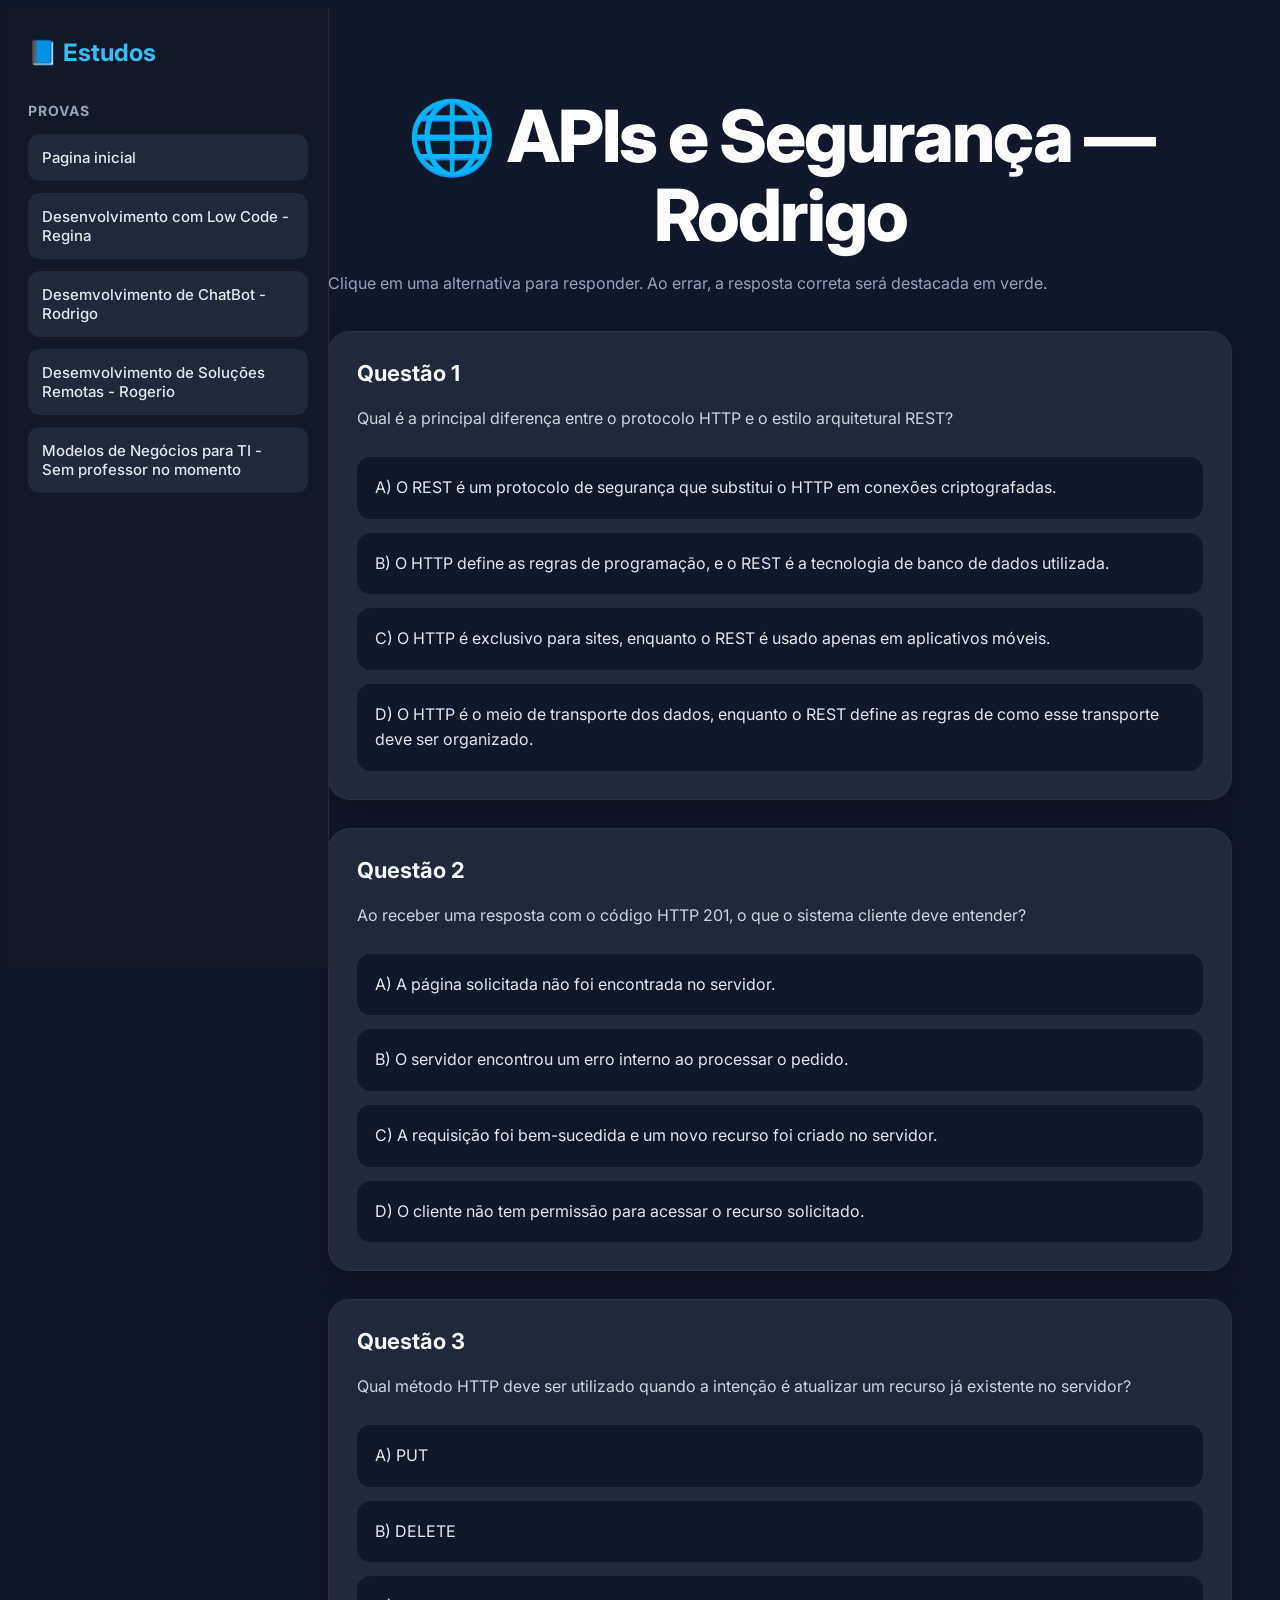
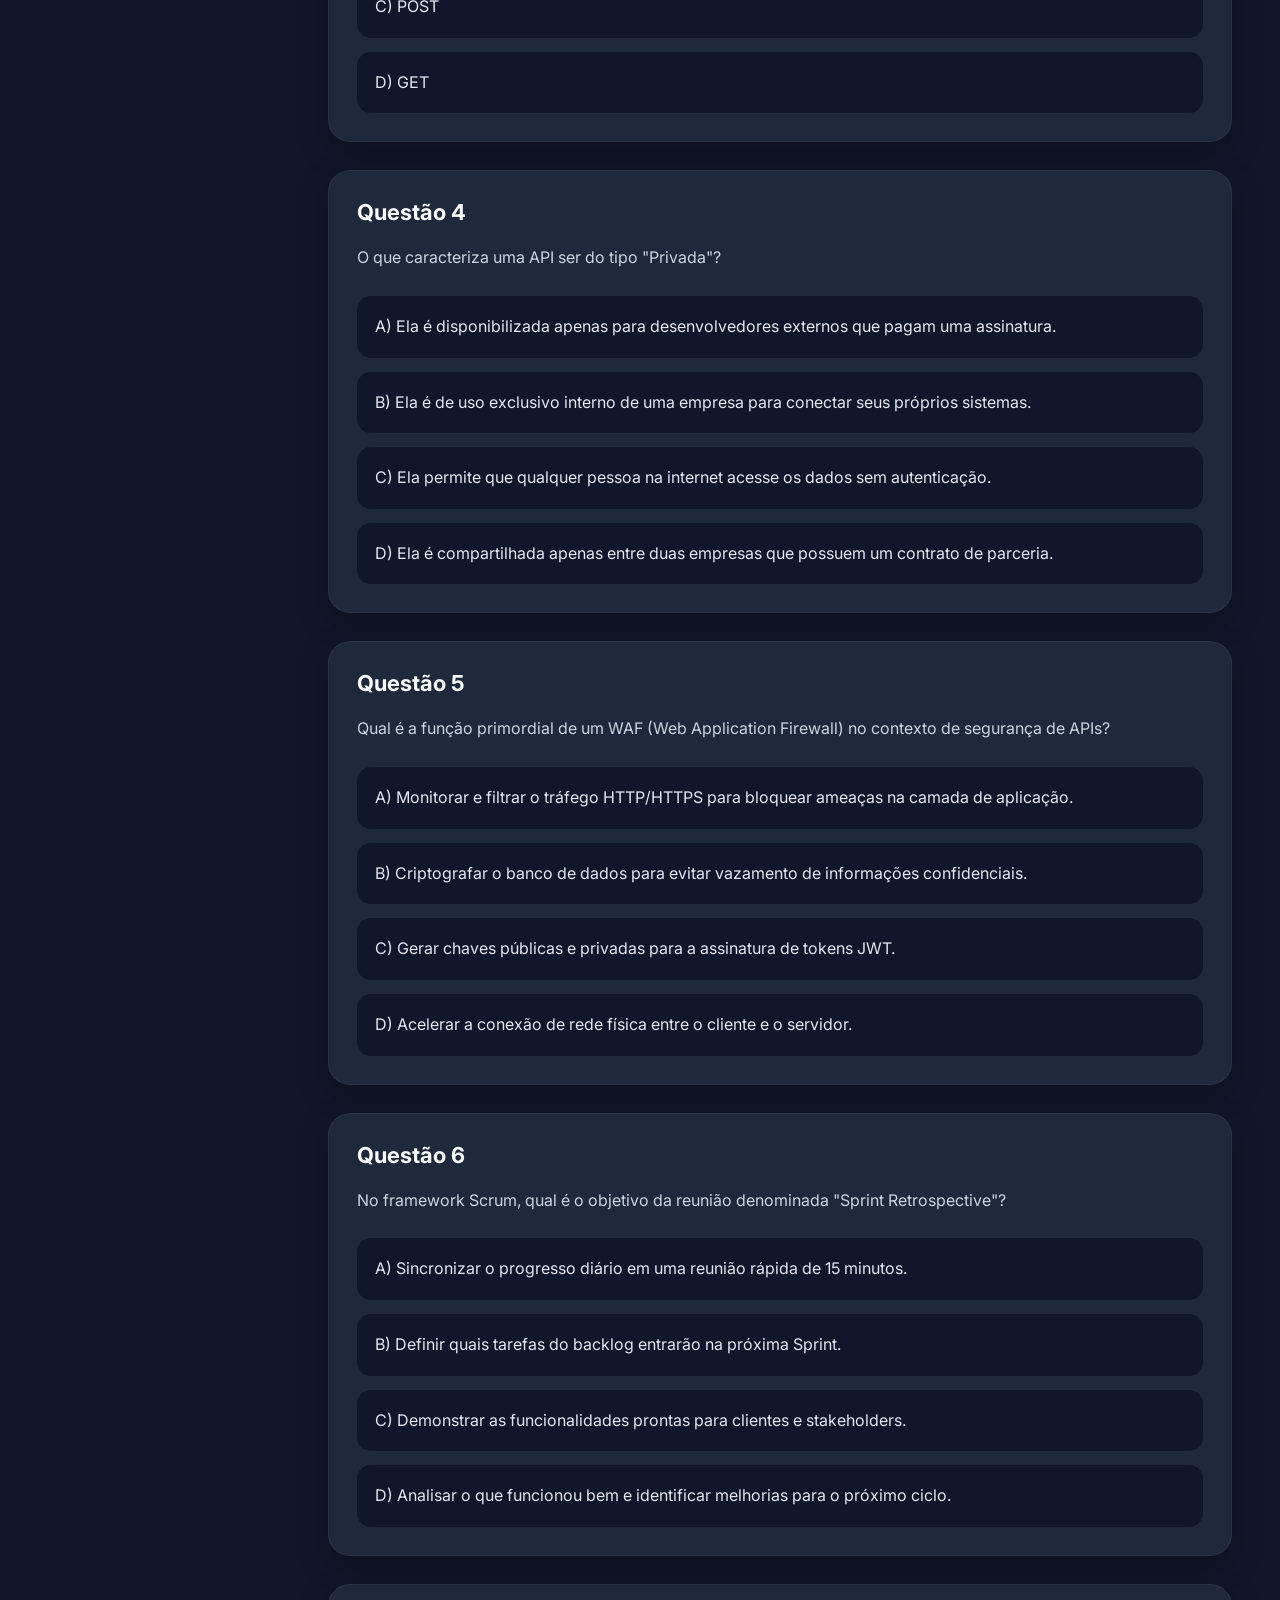
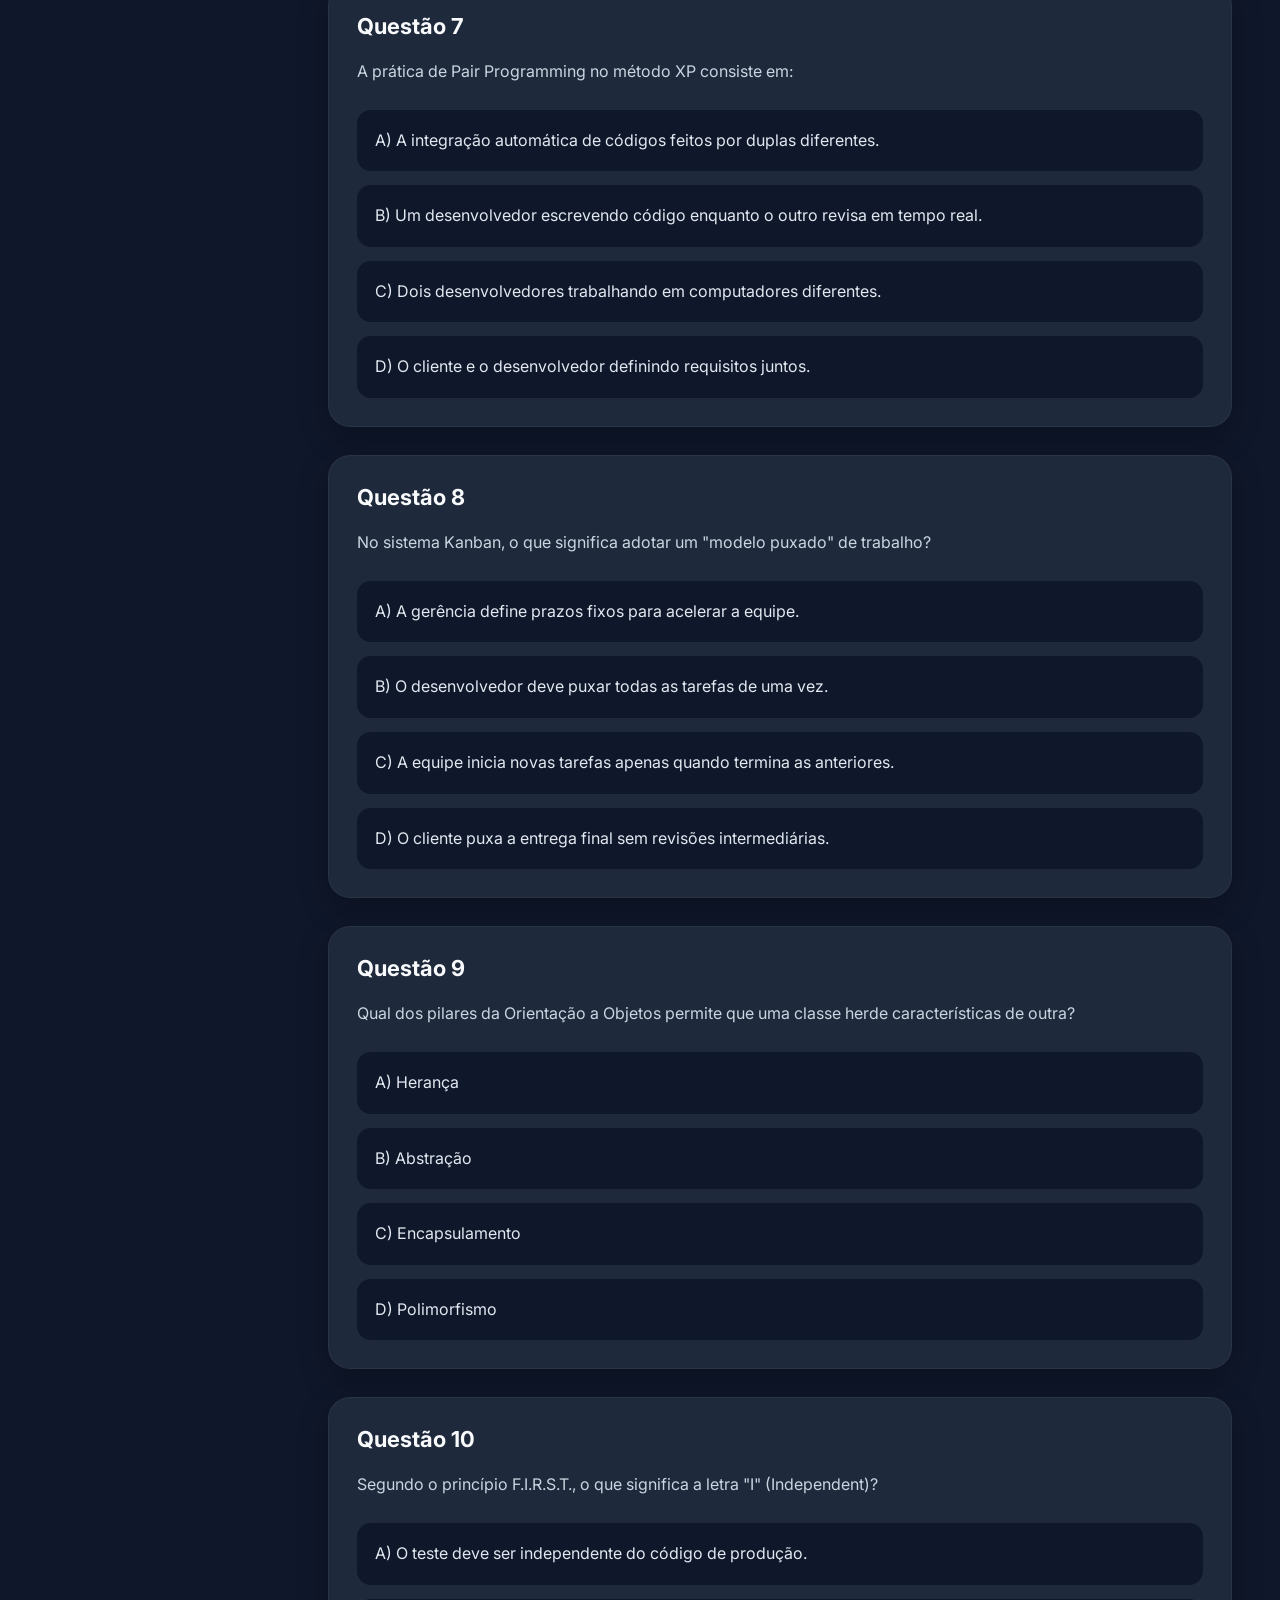
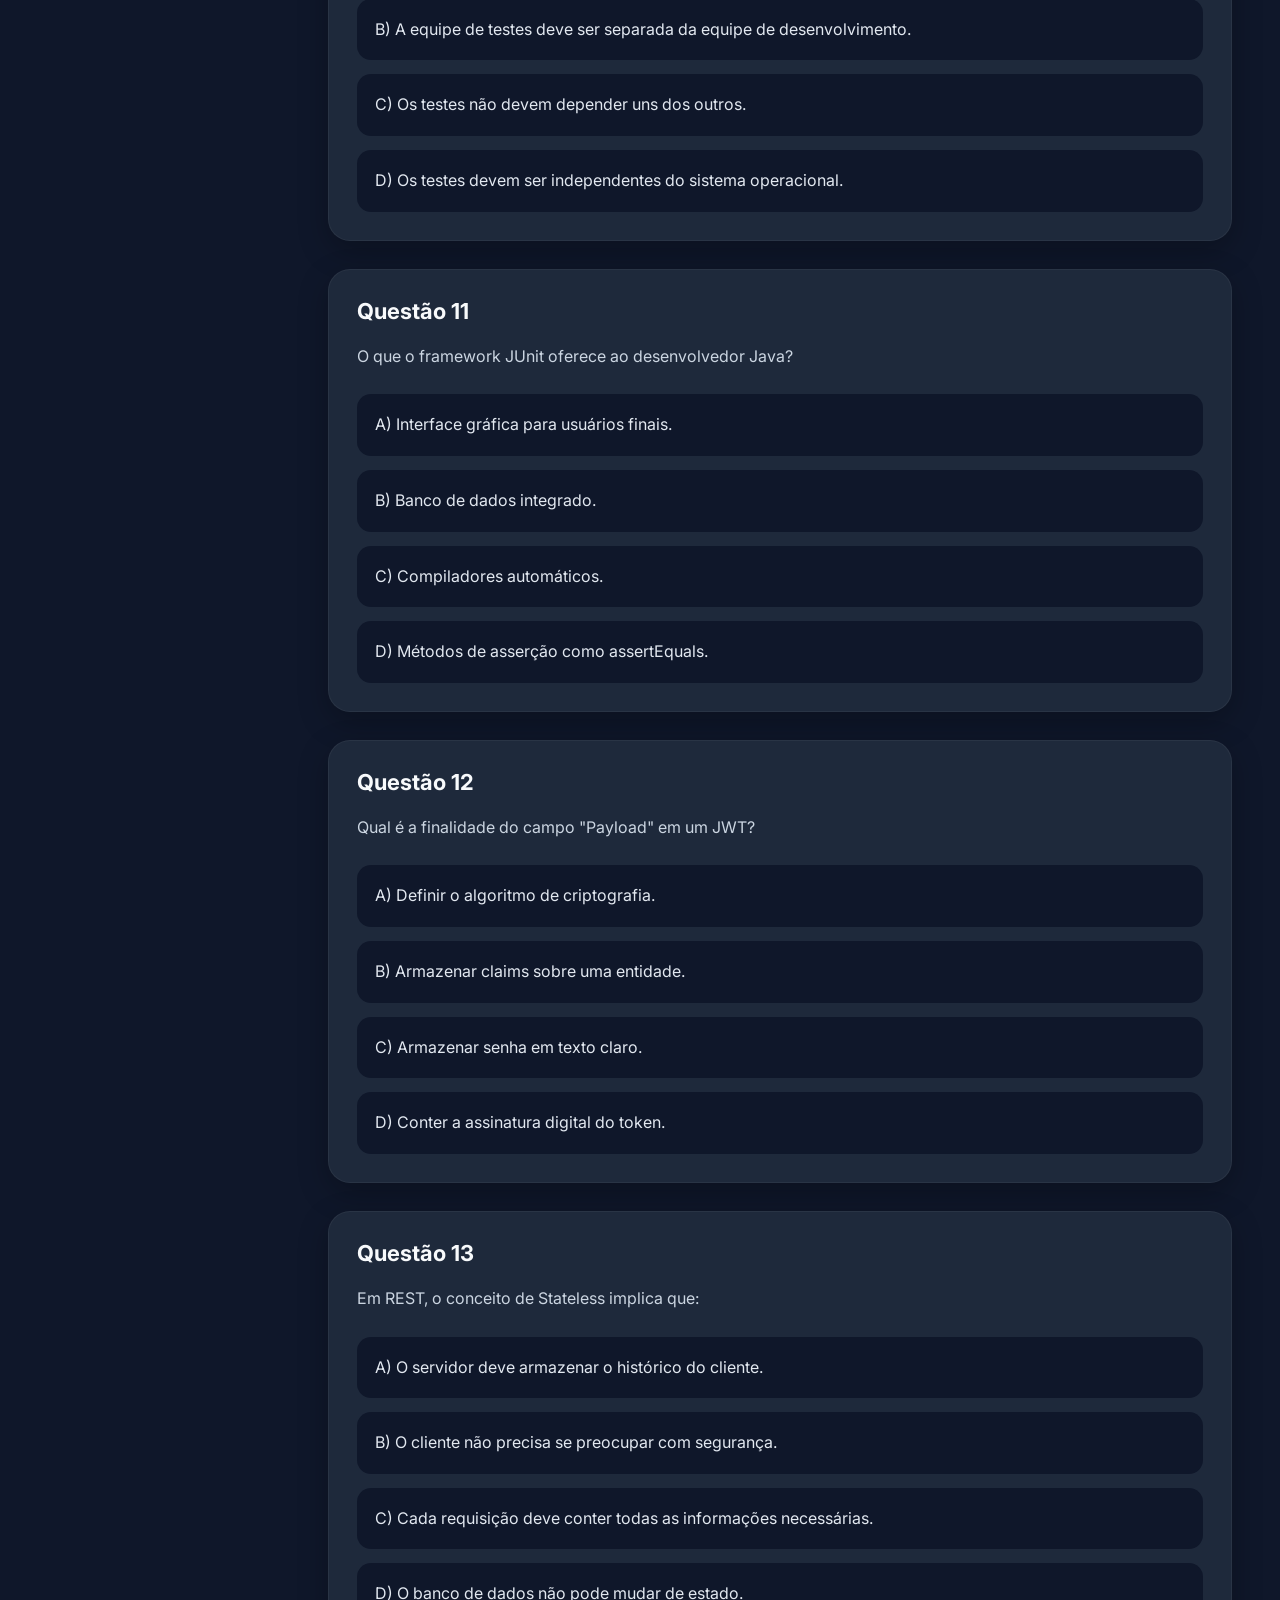
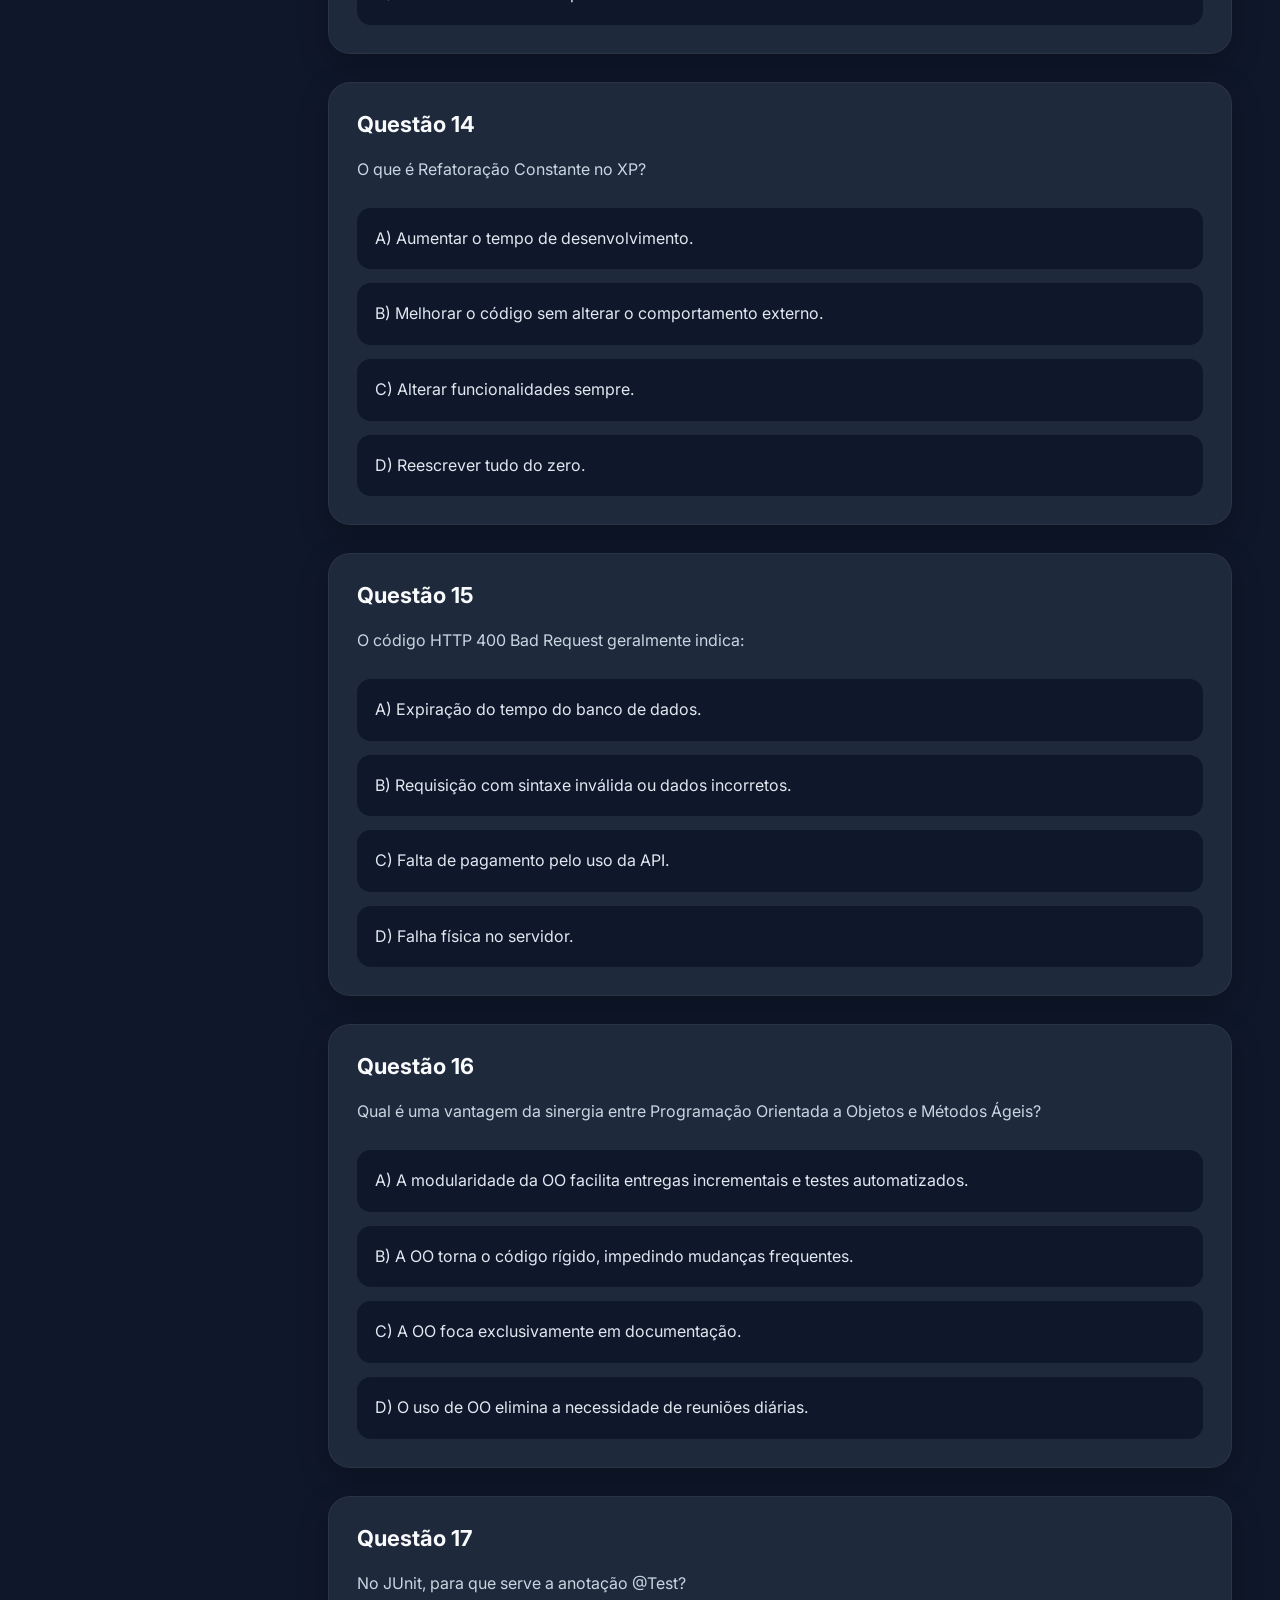
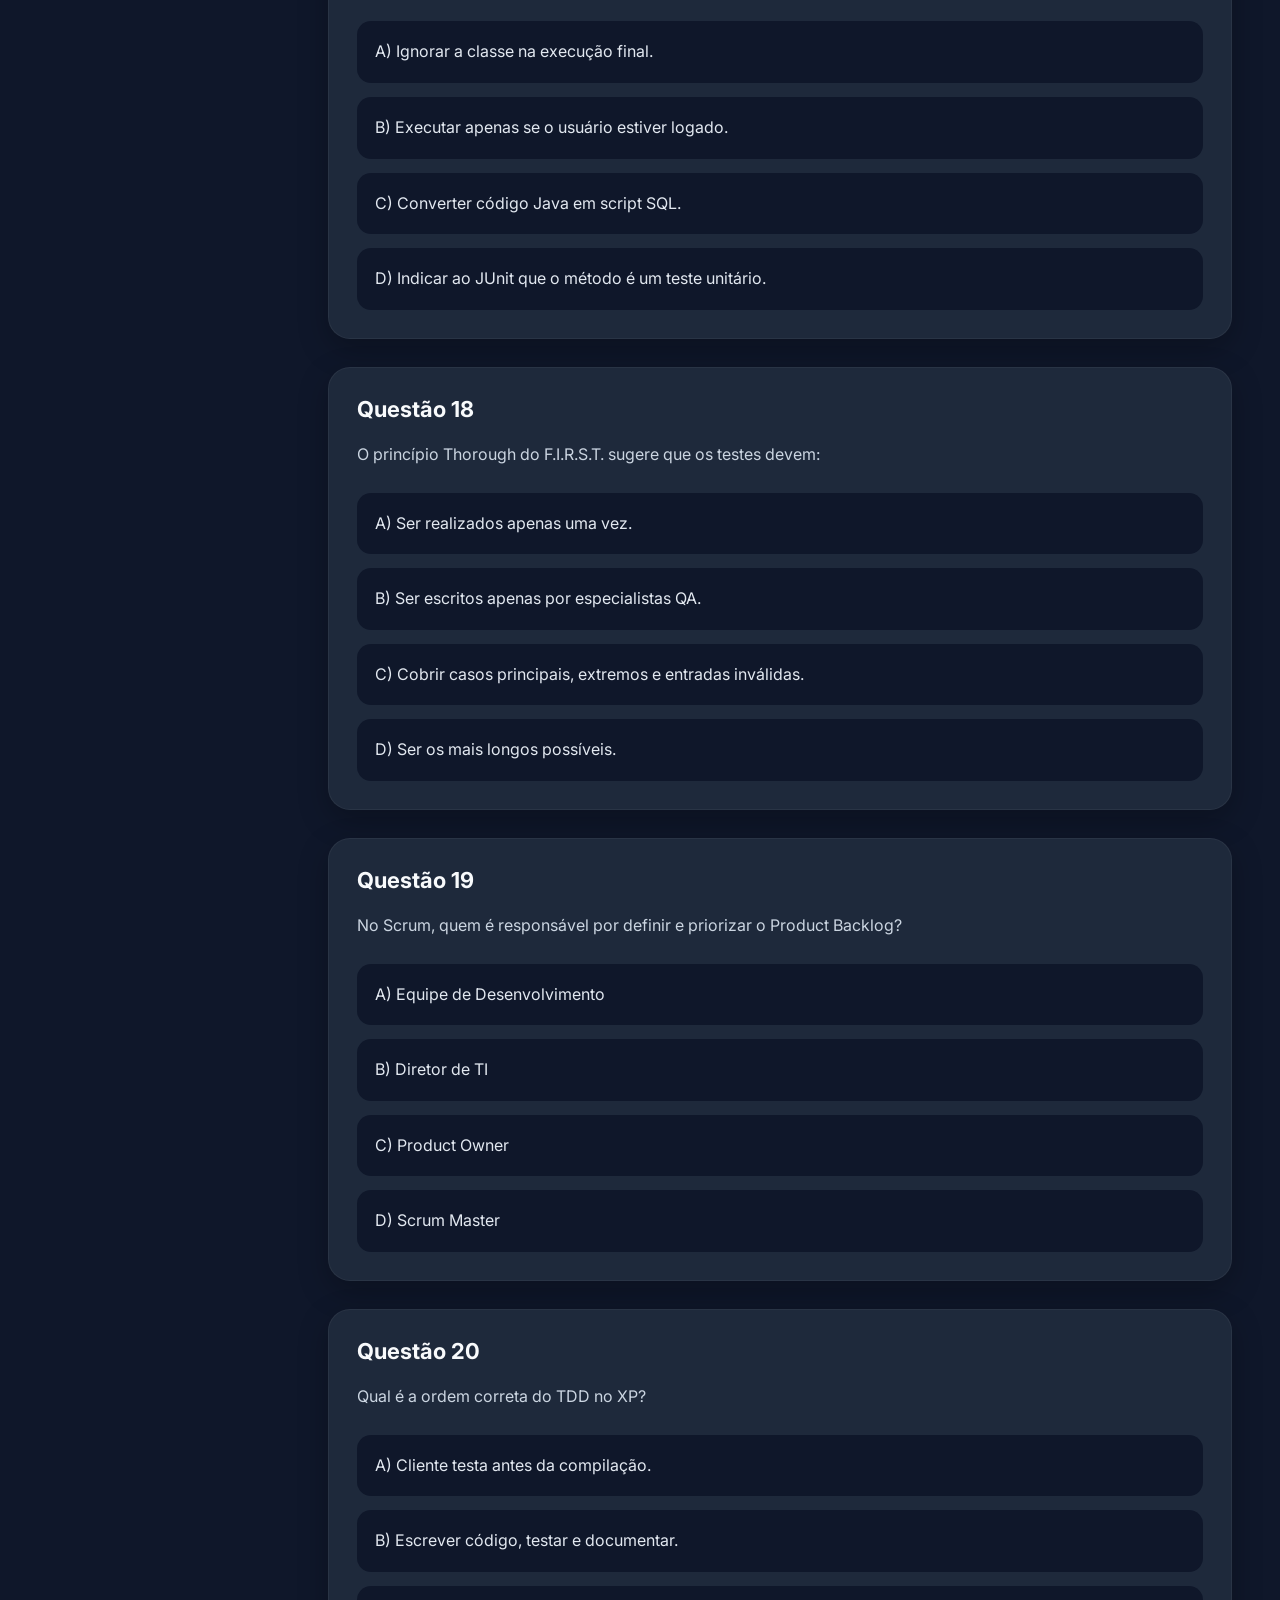
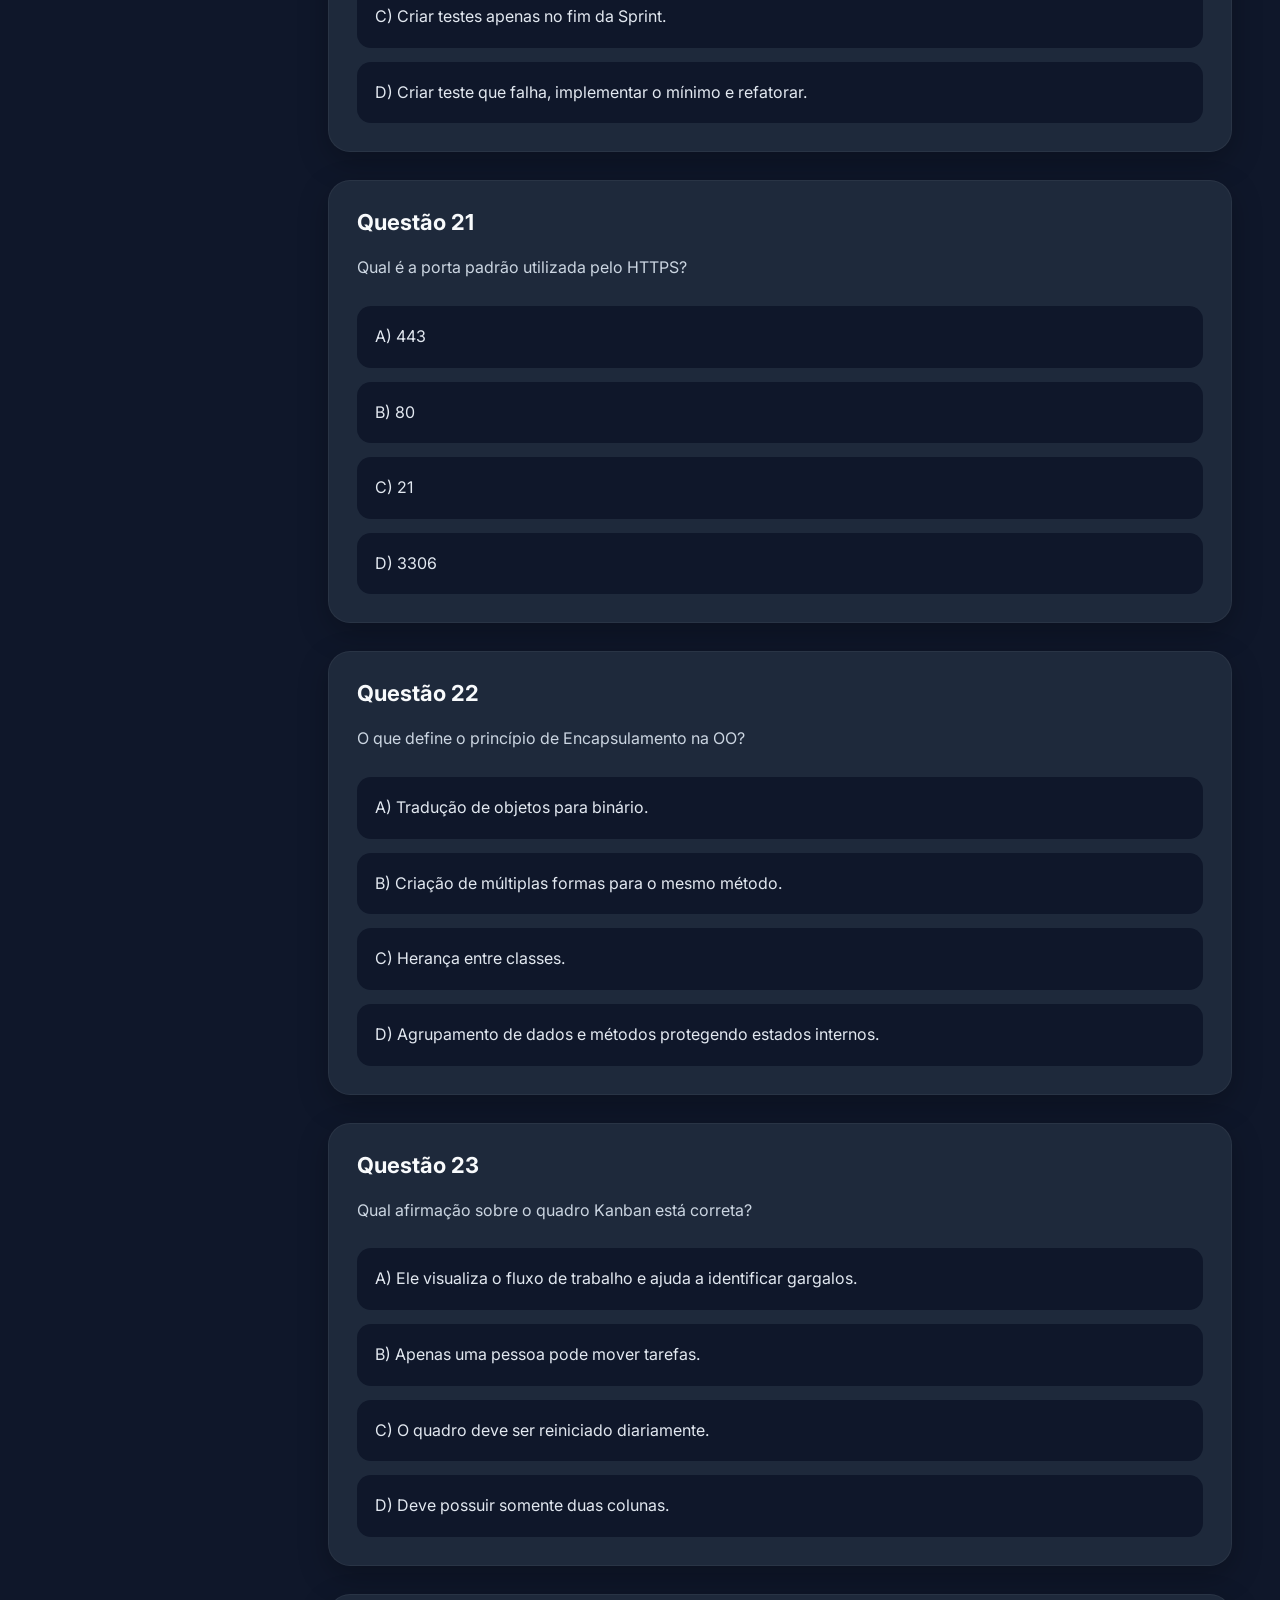
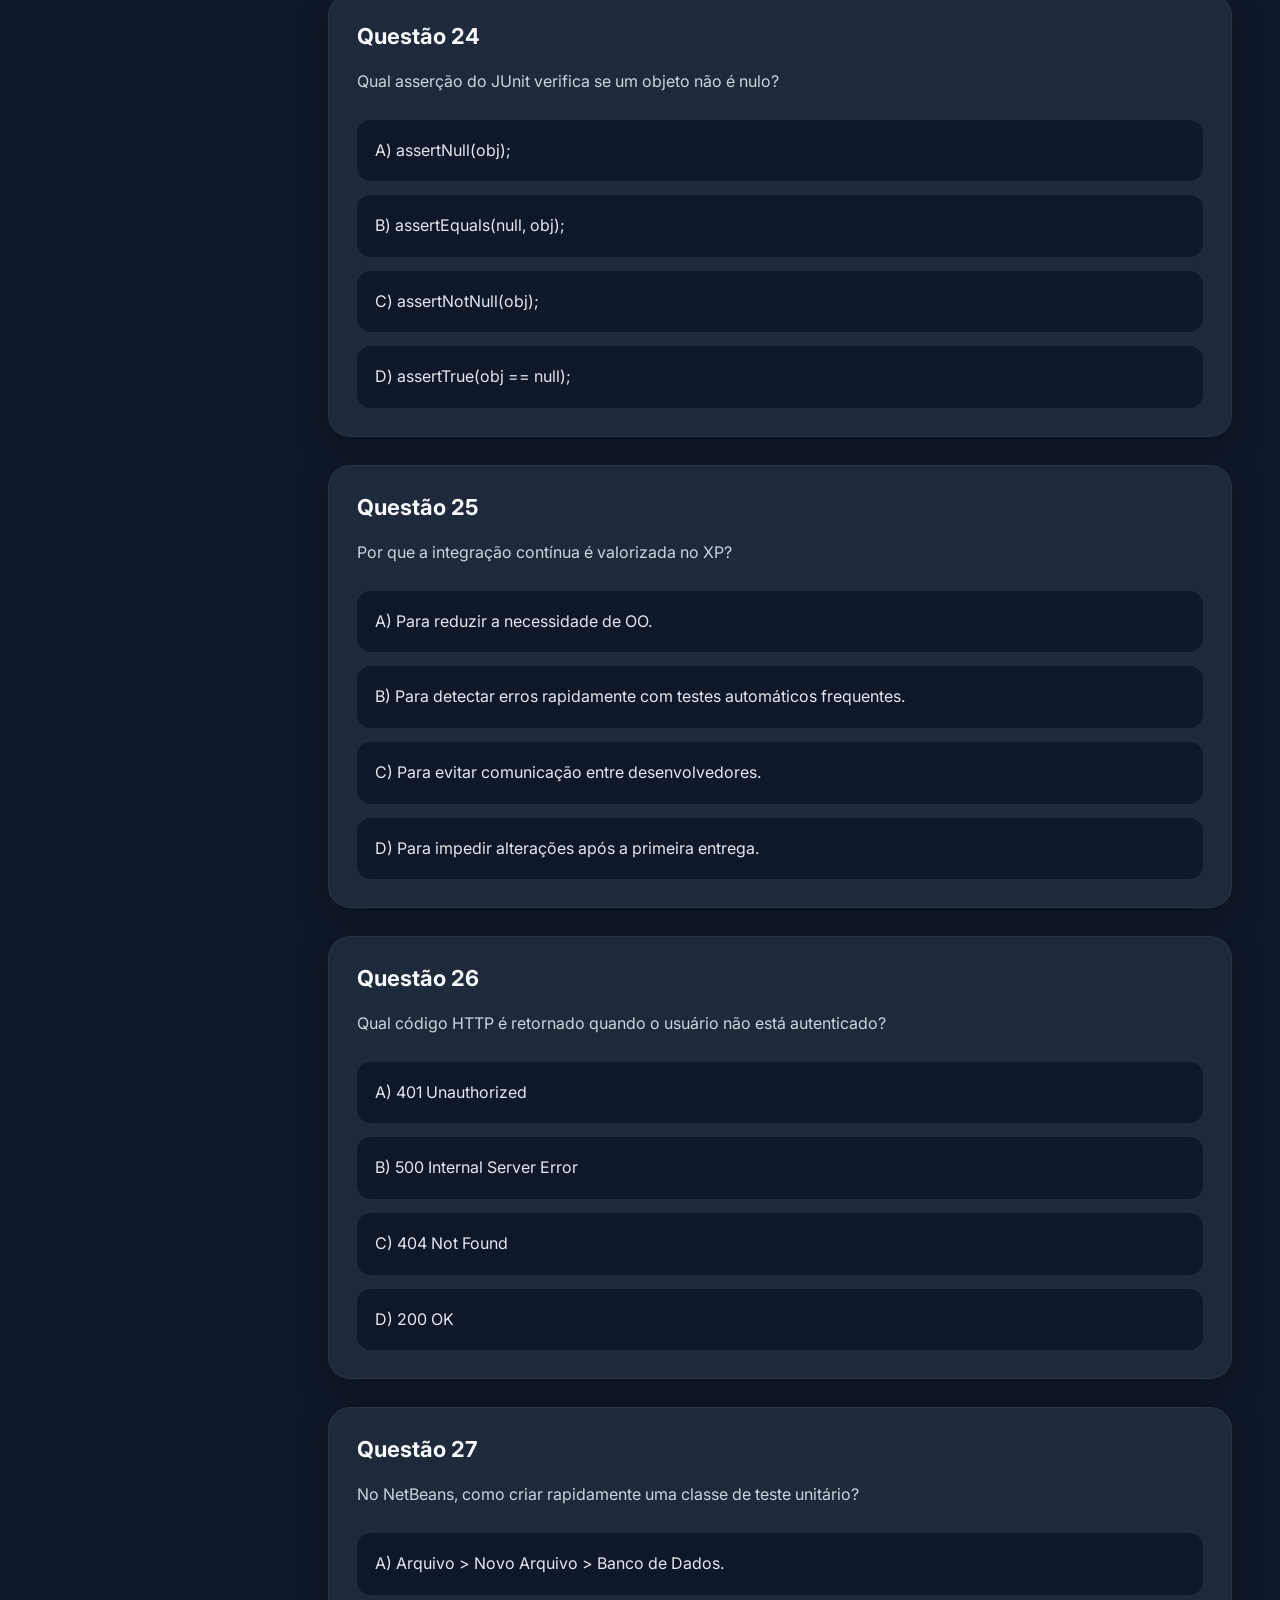
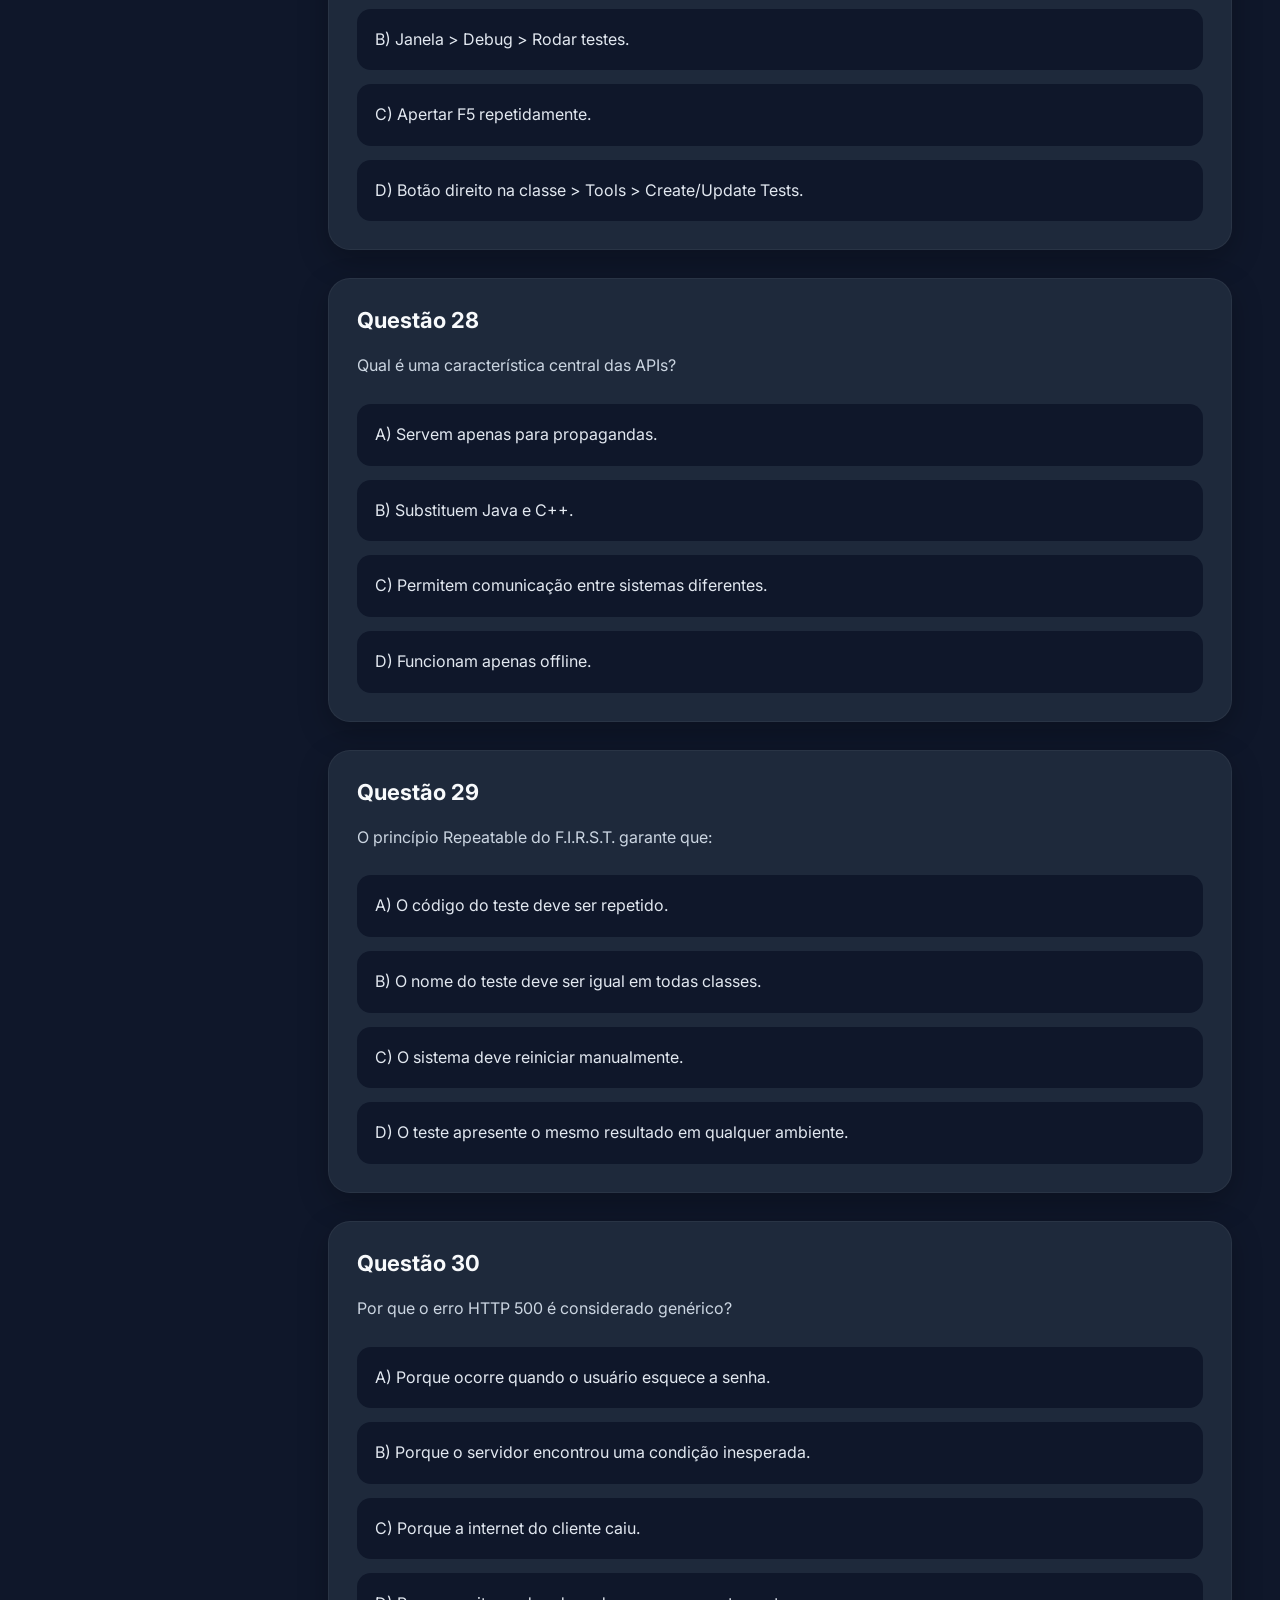
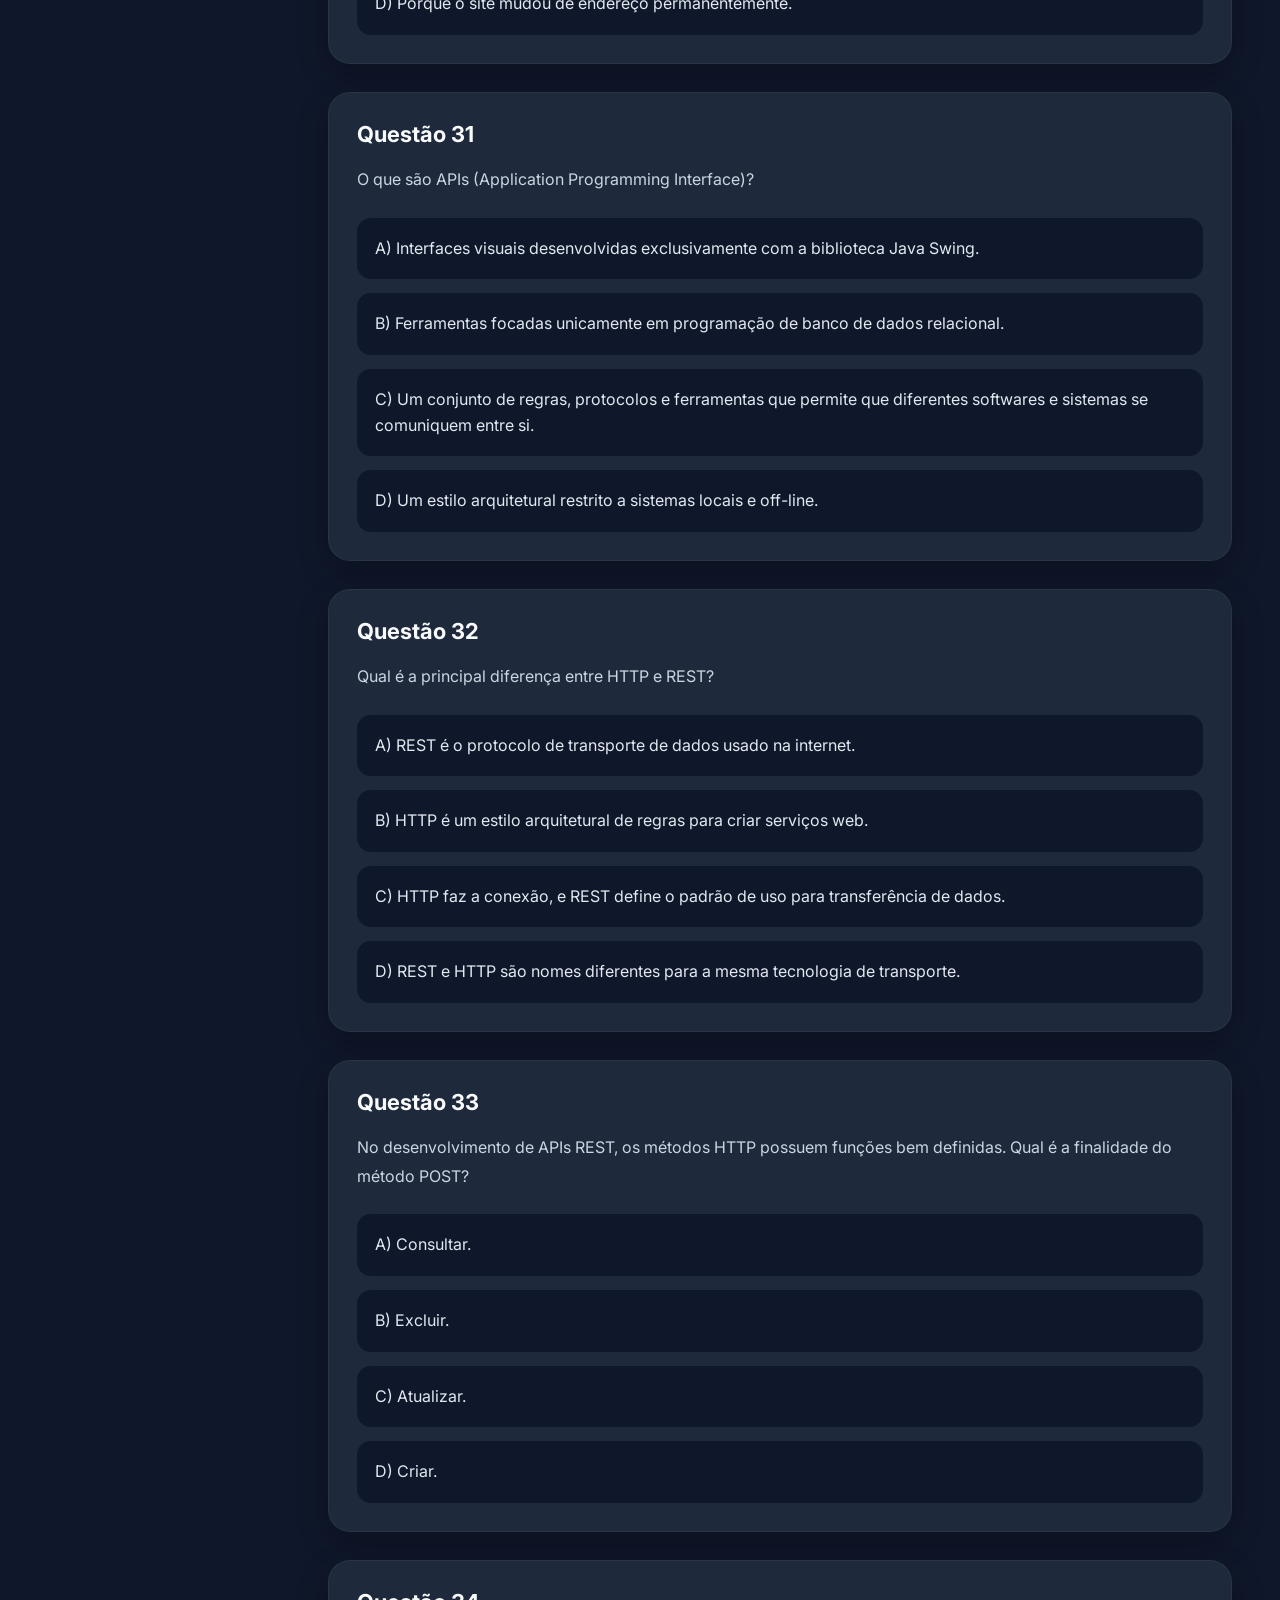
<file: m3.html>
<!DOCTYPE html>
<html lang="pt-BR">

<head>
<meta charset="UTF-8">
<meta name="viewport" content="width=device-width, initial-scale=1.0">

<title>Prova 28/05 - Rodrigo</title>

<link href="https://fonts.googleapis.com/css2?family=Inter:wght@400;500;600;700;800&display=swap" rel="stylesheet">
<link rel="stylesheet" href="style.css">

</head>

<body>

<!-- SIDEBAR -->

<div class="sidebar">

    <div class="logo">
        📘 Estudos
    </div>

    <h2>Provas</h2>

    <div class="menu"> <a href="index.html">Pagina inicial</a>
        <a href="m1.html">Desenvolvimento com Low Code - Regina</a>       
        <a href="m2.html">Desemvolvimento de ChatBot - Rodrigo</a>
        <a href="m3.html">Desemvolvimento de Soluções Remotas - Rogerio</a>
        <a href="m4.html">Modelos de Negócios para TI -  Sem professor no momento</a>
       
    </div>

</div>

<!-- MAIN -->

<div class="main">

    <div class="header">

        <h1>
            🌐 APIs e Segurança — Rodrigo
        </h1>

        <p>
            Clique em uma alternativa para responder.
            Ao errar, a resposta correta será destacada em verde.
        </p>

    </div>

    <!-- QUESTÃO 1 -->

    <div class="question-card">

        <div class="question-title">
            Questão 1
        </div>

        <div class="question-text">
            Qual é a principal diferença entre o protocolo HTTP e o estilo arquitetural REST?
        </div>

        <div class="answers">

            <div class="answer" data-correct="false">
                A) O REST é um protocolo de segurança que substitui o HTTP em conexões criptografadas.
            </div>

            <div class="answer" data-correct="false">
                B) O HTTP define as regras de programação, e o REST é a tecnologia de banco de dados utilizada.
            </div>

            <div class="answer" data-correct="false">
                C) O HTTP é exclusivo para sites, enquanto o REST é usado apenas em aplicativos móveis.
            </div>

            <div class="answer" data-correct="true">
                D) O HTTP é o meio de transporte dos dados, enquanto o REST define as regras de como esse transporte deve ser organizado.
            </div>

        </div>

    </div>

    <!-- QUESTÃO 2 -->

    <div class="question-card">

        <div class="question-title">
            Questão 2
        </div>

        <div class="question-text">
            Ao receber uma resposta com o código HTTP 201, o que o sistema cliente deve entender?
        </div>

        <div class="answers">

            <div class="answer" data-correct="false">
                A) A página solicitada não foi encontrada no servidor.
            </div>

            <div class="answer" data-correct="false">
                B) O servidor encontrou um erro interno ao processar o pedido.
            </div>

            <div class="answer" data-correct="true">
                C) A requisição foi bem-sucedida e um novo recurso foi criado no servidor.
            </div>

            <div class="answer" data-correct="false">
                D) O cliente não tem permissão para acessar o recurso solicitado.
            </div>

        </div>

    </div>

    <!-- QUESTÃO 3 -->

    <div class="question-card">

        <div class="question-title">
            Questão 3
        </div>

        <div class="question-text">
            Qual método HTTP deve ser utilizado quando a intenção é atualizar um recurso já existente no servidor?
        </div>

        <div class="answers">

            <div class="answer" data-correct="true">
                A) PUT
            </div>

            <div class="answer" data-correct="false">
                B) DELETE
            </div>

            <div class="answer" data-correct="false">
                C) POST
            </div>

            <div class="answer" data-correct="false">
                D) GET
            </div>

        </div>

    </div>

    <!-- QUESTÃO 4 -->

    <div class="question-card">

        <div class="question-title">
            Questão 4
        </div>

        <div class="question-text">
            O que caracteriza uma API ser do tipo "Privada"?
        </div>

        <div class="answers">

            <div class="answer" data-correct="false">
                A) Ela é disponibilizada apenas para desenvolvedores externos que pagam uma assinatura.
            </div>

            <div class="answer" data-correct="true">
                B) Ela é de uso exclusivo interno de uma empresa para conectar seus próprios sistemas.
            </div>

            <div class="answer" data-correct="false">
                C) Ela permite que qualquer pessoa na internet acesse os dados sem autenticação.
            </div>

            <div class="answer" data-correct="false">
                D) Ela é compartilhada apenas entre duas empresas que possuem um contrato de parceria.
            </div>

        </div>

    </div>

    <!-- QUESTÃO 5 -->

    <div class="question-card">

        <div class="question-title">
            Questão 5
        </div>

        <div class="question-text">
            Qual é a função primordial de um WAF (Web Application Firewall) no contexto de segurança de APIs?
        </div>

        <div class="answers">

            <div class="answer" data-correct="true">
                A) Monitorar e filtrar o tráfego HTTP/HTTPS para bloquear ameaças na camada de aplicação.
            </div>

            <div class="answer" data-correct="false">
                B) Criptografar o banco de dados para evitar vazamento de informações confidenciais.
            </div>

            <div class="answer" data-correct="false">
                C) Gerar chaves públicas e privadas para a assinatura de tokens JWT.
            </div>

            <div class="answer" data-correct="false">
                D) Acelerar a conexão de rede física entre o cliente e o servidor.
            </div>

        </div>

    </div>

<!-- QUESTÃO 6 -->

<div class="question-card">

    <div class="question-title">
        Questão 6
    </div>

    <div class="question-text">
        No framework Scrum, qual é o objetivo da reunião denominada "Sprint Retrospective"?
    </div>

    <div class="answers">

        <div class="answer" data-correct="false">
            A) Sincronizar o progresso diário em uma reunião rápida de 15 minutos.
        </div>

        <div class="answer" data-correct="false">
            B) Definir quais tarefas do backlog entrarão na próxima Sprint.
        </div>

        <div class="answer" data-correct="false">
            C) Demonstrar as funcionalidades prontas para clientes e stakeholders.
        </div>

        <div class="answer" data-correct="true">
            D) Analisar o que funcionou bem e identificar melhorias para o próximo ciclo.
        </div>

    </div>

</div>

<!-- QUESTÃO 7 -->

<div class="question-card">

    <div class="question-title">
        Questão 7
    </div>

    <div class="question-text">
        A prática de Pair Programming no método XP consiste em:
    </div>

    <div class="answers">

        <div class="answer" data-correct="false">
            A) A integração automática de códigos feitos por duplas diferentes.
        </div>

        <div class="answer" data-correct="true">
            B) Um desenvolvedor escrevendo código enquanto o outro revisa em tempo real.
        </div>

        <div class="answer" data-correct="false">
            C) Dois desenvolvedores trabalhando em computadores diferentes.
        </div>

        <div class="answer" data-correct="false">
            D) O cliente e o desenvolvedor definindo requisitos juntos.
        </div>

    </div>

</div>

<!-- QUESTÃO 8 -->

<div class="question-card">

    <div class="question-title">
        Questão 8
    </div>

    <div class="question-text">
        No sistema Kanban, o que significa adotar um "modelo puxado" de trabalho?
    </div>

    <div class="answers">

        <div class="answer" data-correct="false">
            A) A gerência define prazos fixos para acelerar a equipe.
        </div>

        <div class="answer" data-correct="false">
            B) O desenvolvedor deve puxar todas as tarefas de uma vez.
        </div>

        <div class="answer" data-correct="true">
            C) A equipe inicia novas tarefas apenas quando termina as anteriores.
        </div>

        <div class="answer" data-correct="false">
            D) O cliente puxa a entrega final sem revisões intermediárias.
        </div>

    </div>

</div>

<!-- QUESTÃO 9 -->

<div class="question-card">

    <div class="question-title">
        Questão 9
    </div>

    <div class="question-text">
        Qual dos pilares da Orientação a Objetos permite que uma classe herde características de outra?
    </div>

    <div class="answers">

        <div class="answer" data-correct="true">
            A) Herança
        </div>

        <div class="answer" data-correct="false">
            B) Abstração
        </div>

        <div class="answer" data-correct="false">
            C) Encapsulamento
        </div>

        <div class="answer" data-correct="false">
            D) Polimorfismo
        </div>

    </div>

</div>

<!-- QUESTÃO 10 -->

<div class="question-card">

    <div class="question-title">
        Questão 10
    </div>

    <div class="question-text">
        Segundo o princípio F.I.R.S.T., o que significa a letra "I" (Independent)?
    </div>

    <div class="answers">

        <div class="answer" data-correct="false">
            A) O teste deve ser independente do código de produção.
        </div>

        <div class="answer" data-correct="false">
            B) A equipe de testes deve ser separada da equipe de desenvolvimento.
        </div>

        <div class="answer" data-correct="true">
            C) Os testes não devem depender uns dos outros.
        </div>

        <div class="answer" data-correct="false">
            D) Os testes devem ser independentes do sistema operacional.
        </div>

    </div>

</div>

<!-- QUESTÃO 11 -->

<div class="question-card">

    <div class="question-title">
        Questão 11
    </div>

    <div class="question-text">
        O que o framework JUnit oferece ao desenvolvedor Java?
    </div>

    <div class="answers">

        <div class="answer" data-correct="false">
            A) Interface gráfica para usuários finais.
        </div>

        <div class="answer" data-correct="false">
            B) Banco de dados integrado.
        </div>

        <div class="answer" data-correct="false">
            C) Compiladores automáticos.
        </div>

        <div class="answer" data-correct="true">
            D) Métodos de asserção como assertEquals.
        </div>

    </div>

</div>

<!-- QUESTÃO 12 -->

<div class="question-card">

    <div class="question-title">
        Questão 12
    </div>

    <div class="question-text">
        Qual é a finalidade do campo "Payload" em um JWT?
    </div>

    <div class="answers">

        <div class="answer" data-correct="false">
            A) Definir o algoritmo de criptografia.
        </div>

        <div class="answer" data-correct="true">
            B) Armazenar claims sobre uma entidade.
        </div>

        <div class="answer" data-correct="false">
            C) Armazenar senha em texto claro.
        </div>

        <div class="answer" data-correct="false">
            D) Conter a assinatura digital do token.
        </div>

    </div>

</div>

<!-- QUESTÃO 13 -->

<div class="question-card">

    <div class="question-title">
        Questão 13
    </div>

    <div class="question-text">
        Em REST, o conceito de Stateless implica que:
    </div>

    <div class="answers">

        <div class="answer" data-correct="false">
            A) O servidor deve armazenar o histórico do cliente.
        </div>

        <div class="answer" data-correct="false">
            B) O cliente não precisa se preocupar com segurança.
        </div>

        <div class="answer" data-correct="true">
            C) Cada requisição deve conter todas as informações necessárias.
        </div>

        <div class="answer" data-correct="false">
            D) O banco de dados não pode mudar de estado.
        </div>

    </div>

</div>

<!-- QUESTÃO 14 -->

<div class="question-card">

    <div class="question-title">
        Questão 14
    </div>

    <div class="question-text">
        O que é Refatoração Constante no XP?
    </div>

    <div class="answers">

        <div class="answer" data-correct="false">
            A) Aumentar o tempo de desenvolvimento.
        </div>

        <div class="answer" data-correct="true">
            B) Melhorar o código sem alterar o comportamento externo.
        </div>

        <div class="answer" data-correct="false">
            C) Alterar funcionalidades sempre.
        </div>

        <div class="answer" data-correct="false">
            D) Reescrever tudo do zero.
        </div>

    </div>

</div>

<!-- QUESTÃO 15 -->

<div class="question-card">

    <div class="question-title">
        Questão 15
    </div>

    <div class="question-text">
        O código HTTP 400 Bad Request geralmente indica:
    </div>

    <div class="answers">

        <div class="answer" data-correct="false">
            A) Expiração do tempo do banco de dados.
        </div>

        <div class="answer" data-correct="true">
            B) Requisição com sintaxe inválida ou dados incorretos.
        </div>

        <div class="answer" data-correct="false">
            C) Falta de pagamento pelo uso da API.
        </div>

        <div class="answer" data-correct="false">
            D) Falha física no servidor.
        </div>

    </div>

</div>

<!-- QUESTÃO 16 -->

<div class="question-card">

    <div class="question-title">
        Questão 16
    </div>

    <div class="question-text">
        Qual é uma vantagem da sinergia entre Programação Orientada a Objetos e Métodos Ágeis?
    </div>

    <div class="answers">

        <div class="answer" data-correct="true">
            A) A modularidade da OO facilita entregas incrementais e testes automatizados.
        </div>

        <div class="answer" data-correct="false">
            B) A OO torna o código rígido, impedindo mudanças frequentes.
        </div>

        <div class="answer" data-correct="false">
            C) A OO foca exclusivamente em documentação.
        </div>

        <div class="answer" data-correct="false">
            D) O uso de OO elimina a necessidade de reuniões diárias.
        </div>

    </div>

</div>

<!-- QUESTÃO 17 -->

<div class="question-card">

    <div class="question-title">
        Questão 17
    </div>

    <div class="question-text">
        No JUnit, para que serve a anotação @Test?
    </div>

    <div class="answers">

        <div class="answer" data-correct="false">
            A) Ignorar a classe na execução final.
        </div>

        <div class="answer" data-correct="false">
            B) Executar apenas se o usuário estiver logado.
        </div>

        <div class="answer" data-correct="false">
            C) Converter código Java em script SQL.
        </div>

        <div class="answer" data-correct="true">
            D) Indicar ao JUnit que o método é um teste unitário.
        </div>

    </div>

</div>

<!-- QUESTÃO 18 -->

<div class="question-card">

    <div class="question-title">
        Questão 18
    </div>

    <div class="question-text">
        O princípio Thorough do F.I.R.S.T. sugere que os testes devem:
    </div>

    <div class="answers">

        <div class="answer" data-correct="false">
            A) Ser realizados apenas uma vez.
        </div>

        <div class="answer" data-correct="false">
            B) Ser escritos apenas por especialistas QA.
        </div>

        <div class="answer" data-correct="true">
            C) Cobrir casos principais, extremos e entradas inválidas.
        </div>

        <div class="answer" data-correct="false">
            D) Ser os mais longos possíveis.
        </div>

    </div>

</div>

<!-- QUESTÃO 19 -->

<div class="question-card">

    <div class="question-title">
        Questão 19
    </div>

    <div class="question-text">
        No Scrum, quem é responsável por definir e priorizar o Product Backlog?
    </div>

    <div class="answers">

        <div class="answer" data-correct="false">
            A) Equipe de Desenvolvimento
        </div>

        <div class="answer" data-correct="false">
            B) Diretor de TI
        </div>

        <div class="answer" data-correct="true">
            C) Product Owner
        </div>

        <div class="answer" data-correct="false">
            D) Scrum Master
        </div>

    </div>

</div>

<!-- QUESTÃO 20 -->

<div class="question-card">

    <div class="question-title">
        Questão 20
    </div>

    <div class="question-text">
        Qual é a ordem correta do TDD no XP?
    </div>

    <div class="answers">

        <div class="answer" data-correct="false">
            A) Cliente testa antes da compilação.
        </div>

        <div class="answer" data-correct="false">
            B) Escrever código, testar e documentar.
        </div>

        <div class="answer" data-correct="false">
            C) Criar testes apenas no fim da Sprint.
        </div>

        <div class="answer" data-correct="true">
            D) Criar teste que falha, implementar o mínimo e refatorar.
        </div>

    </div>

</div>

<!-- QUESTÃO 21 -->

<div class="question-card">

    <div class="question-title">
        Questão 21
    </div>

    <div class="question-text">
        Qual é a porta padrão utilizada pelo HTTPS?
    </div>

    <div class="answers">

        <div class="answer" data-correct="true">
            A) 443
        </div>

        <div class="answer" data-correct="false">
            B) 80
        </div>

        <div class="answer" data-correct="false">
            C) 21
        </div>

        <div class="answer" data-correct="false">
            D) 3306
        </div>

    </div>

</div>

<!-- QUESTÃO 22 -->

<div class="question-card">

    <div class="question-title">
        Questão 22
    </div>

    <div class="question-text">
        O que define o princípio de Encapsulamento na OO?
    </div>

    <div class="answers">

        <div class="answer" data-correct="false">
            A) Tradução de objetos para binário.
        </div>

        <div class="answer" data-correct="false">
            B) Criação de múltiplas formas para o mesmo método.
        </div>

        <div class="answer" data-correct="false">
            C) Herança entre classes.
        </div>

        <div class="answer" data-correct="true">
            D) Agrupamento de dados e métodos protegendo estados internos.
        </div>

    </div>

</div>

<!-- QUESTÃO 23 -->

<div class="question-card">

    <div class="question-title">
        Questão 23
    </div>

    <div class="question-text">
        Qual afirmação sobre o quadro Kanban está correta?
    </div>

    <div class="answers">

        <div class="answer" data-correct="true">
            A) Ele visualiza o fluxo de trabalho e ajuda a identificar gargalos.
        </div>

        <div class="answer" data-correct="false">
            B) Apenas uma pessoa pode mover tarefas.
        </div>

        <div class="answer" data-correct="false">
            C) O quadro deve ser reiniciado diariamente.
        </div>

        <div class="answer" data-correct="false">
            D) Deve possuir somente duas colunas.
        </div>

    </div>

</div>

<!-- QUESTÃO 24 -->

<div class="question-card">

    <div class="question-title">
        Questão 24
    </div>

    <div class="question-text">
        Qual asserção do JUnit verifica se um objeto não é nulo?
    </div>

    <div class="answers">

        <div class="answer" data-correct="false">
            A) assertNull(obj);
        </div>

        <div class="answer" data-correct="false">
            B) assertEquals(null, obj);
        </div>

        <div class="answer" data-correct="true">
            C) assertNotNull(obj);
        </div>

        <div class="answer" data-correct="false">
            D) assertTrue(obj == null);
        </div>

    </div>

</div>

<!-- QUESTÃO 25 -->

<div class="question-card">

    <div class="question-title">
        Questão 25
    </div>

    <div class="question-text">
        Por que a integração contínua é valorizada no XP?
    </div>

    <div class="answers">

        <div class="answer" data-correct="false">
            A) Para reduzir a necessidade de OO.
        </div>

        <div class="answer" data-correct="true">
            B) Para detectar erros rapidamente com testes automáticos frequentes.
        </div>

        <div class="answer" data-correct="false">
            C) Para evitar comunicação entre desenvolvedores.
        </div>

        <div class="answer" data-correct="false">
            D) Para impedir alterações após a primeira entrega.
        </div>

    </div>

</div>

<!-- QUESTÃO 26 -->

<div class="question-card">

    <div class="question-title">
        Questão 26
    </div>

    <div class="question-text">
        Qual código HTTP é retornado quando o usuário não está autenticado?
    </div>

    <div class="answers">

        <div class="answer" data-correct="true">
            A) 401 Unauthorized
        </div>

        <div class="answer" data-correct="false">
            B) 500 Internal Server Error
        </div>

        <div class="answer" data-correct="false">
            C) 404 Not Found
        </div>

        <div class="answer" data-correct="false">
            D) 200 OK
        </div>

    </div>

</div>

<!-- QUESTÃO 27 -->

<div class="question-card">

    <div class="question-title">
        Questão 27
    </div>

    <div class="question-text">
        No NetBeans, como criar rapidamente uma classe de teste unitário?
    </div>

    <div class="answers">

        <div class="answer" data-correct="false">
            A) Arquivo > Novo Arquivo > Banco de Dados.
        </div>

        <div class="answer" data-correct="false">
            B) Janela > Debug > Rodar testes.
        </div>

        <div class="answer" data-correct="false">
            C) Apertar F5 repetidamente.
        </div>

        <div class="answer" data-correct="true">
            D) Botão direito na classe > Tools > Create/Update Tests.
        </div>

    </div>

</div>

<!-- QUESTÃO 28 -->

<div class="question-card">

    <div class="question-title">
        Questão 28
    </div>

    <div class="question-text">
        Qual é uma característica central das APIs?
    </div>

    <div class="answers">

        <div class="answer" data-correct="false">
            A) Servem apenas para propagandas.
        </div>

        <div class="answer" data-correct="false">
            B) Substituem Java e C++.
        </div>

        <div class="answer" data-correct="true">
            C) Permitem comunicação entre sistemas diferentes.
        </div>

        <div class="answer" data-correct="false">
            D) Funcionam apenas offline.
        </div>

    </div>

</div>

<!-- QUESTÃO 29 -->

<div class="question-card">

    <div class="question-title">
        Questão 29
    </div>

    <div class="question-text">
        O princípio Repeatable do F.I.R.S.T. garante que:
    </div>

    <div class="answers">

        <div class="answer" data-correct="false">
            A) O código do teste deve ser repetido.
        </div>

        <div class="answer" data-correct="false">
            B) O nome do teste deve ser igual em todas classes.
        </div>

        <div class="answer" data-correct="false">
            C) O sistema deve reiniciar manualmente.
        </div>

        <div class="answer" data-correct="true">
            D) O teste apresente o mesmo resultado em qualquer ambiente.
        </div>

    </div>

</div>

<!-- QUESTÃO 30 -->

<div class="question-card">

    <div class="question-title">
        Questão 30
    </div>

    <div class="question-text">
        Por que o erro HTTP 500 é considerado genérico?
    </div>

    <div class="answers">

        <div class="answer" data-correct="false">
            A) Porque ocorre quando o usuário esquece a senha.
        </div>

        <div class="answer" data-correct="true">
            B) Porque o servidor encontrou uma condição inesperada.
        </div>

        <div class="answer" data-correct="false">
            C) Porque a internet do cliente caiu.
        </div>

        <div class="answer" data-correct="false">
            D) Porque o site mudou de endereço permanentemente.
        </div>

    </div>

</div>
<!-- QUESTÃO 31 -->

<div class="question-card">

    <div class="question-title">
        Questão 31
    </div>

    <div class="question-text">
        O que são APIs (Application Programming Interface)?
    </div>

    <div class="answers">

        <div class="answer" data-correct="false">
            A) Interfaces visuais desenvolvidas exclusivamente com a biblioteca Java Swing.
        </div>

        <div class="answer" data-correct="false">
            B) Ferramentas focadas unicamente em programação de banco de dados relacional.
        </div>

        <div class="answer" data-correct="true">
            C) Um conjunto de regras, protocolos e ferramentas que permite que diferentes softwares e sistemas se comuniquem entre si.
        </div>

        <div class="answer" data-correct="false">
            D) Um estilo arquitetural restrito a sistemas locais e off-line.
        </div>

    </div>

</div>

<!-- QUESTÃO 32 -->

<div class="question-card">

    <div class="question-title">
        Questão 32
    </div>

    <div class="question-text">
        Qual é a principal diferença entre HTTP e REST?
    </div>

    <div class="answers">

        <div class="answer" data-correct="false">
            A) REST é o protocolo de transporte de dados usado na internet.
        </div>

        <div class="answer" data-correct="false">
            B) HTTP é um estilo arquitetural de regras para criar serviços web.
        </div>

        <div class="answer" data-correct="true">
            C) HTTP faz a conexão, e REST define o padrão de uso para transferência de dados.
        </div>

        <div class="answer" data-correct="false">
            D) REST e HTTP são nomes diferentes para a mesma tecnologia de transporte.
        </div>

    </div>

</div>

<!-- QUESTÃO 33 -->

<div class="question-card">

    <div class="question-title">
        Questão 33
    </div>

    <div class="question-text">
        No desenvolvimento de APIs REST, os métodos HTTP possuem funções bem definidas. Qual é a finalidade do método POST?
    </div>

    <div class="answers">

        <div class="answer" data-correct="false">
            A) Consultar.
        </div>

        <div class="answer" data-correct="false">
            B) Excluir.
        </div>

        <div class="answer" data-correct="false">
            C) Atualizar.
        </div>

        <div class="answer" data-correct="true">
            D) Criar.
        </div>

    </div>

</div>

<!-- QUESTÃO 34 -->

<div class="question-card">

    <div class="question-title">
        Questão 34
    </div>

    <div class="question-text">
        Ao consultar uma API, o servidor retorna Códigos HTTP (Status Codes). O que significa o retorno 400?
    </div>

    <div class="answers">

        <div class="answer" data-correct="false">
            A) Created.
        </div>

        <div class="answer" data-correct="false">
            B) OK.
        </div>

        <div class="answer" data-correct="true">
            C) Bad Request.
        </div>

        <div class="answer" data-correct="false">
            D) Internal Server Error.
        </div>

    </div>

</div>

<!-- QUESTÃO 35 -->

<div class="question-card">

    <div class="question-title">
        Questão 35
    </div>

    <div class="question-text">
        Qual dos itens abaixo NÃO é uma das regras/restrições da arquitetura REST?
    </div>

    <div class="answers">

        <div class="answer" data-correct="false">
            A) Cliente-Servidor (Client-Server).
        </div>

        <div class="answer" data-correct="false">
            B) Sem estado (Stateless).
        </div>

        <div class="answer" data-correct="true">
            C) Programação em Par (Pair Programming).
        </div>

        <div class="answer" data-correct="false">
            D) Sistemas em Camadas.
        </div>

    </div>

</div>

<!-- QUESTÃO 36 -->

<div class="question-card">

    <div class="question-title">
        Questão 36
    </div>

    <div class="question-text">
        Na segurança de APIs e aplicações web, o que é um WAF (Web Application Firewall)?
    </div>

    <div class="answers">

        <div class="answer" data-correct="true">
            A) Uma solução de segurança que protege aplicações web filtrando e monitorando o tráfego HTTP/HTTPS.
        </div>

        <div class="answer" data-correct="false">
            B) Um framework de criação de testes unitários automatizados.
        </div>

        <div class="answer" data-correct="false">
            C) Um banco de dados NoSQL focado em alta velocidade e criptografia.
        </div>

        <div class="answer" data-correct="false">
            D) Um protocolo de rede alternativo ao HTTP.
        </div>

    </div>

</div>

<!-- QUESTÃO 37 -->

<div class="question-card">

    <div class="question-title">
        Questão 37
    </div>

    <div class="question-text">
        O JSON Web Token (JWT) é um padrão amplamente utilizado na internet. Como ele atua?
    </div>

    <div class="answers">

        <div class="answer" data-correct="false">
            A) Compactando arquivos e imagens para economizar banda larga.
        </div>

        <div class="answer" data-correct="true">
            B) Sendo um padrão da internet para a criação de dados com assinatura opcional e/ou criptografia.
        </div>

        <div class="answer" data-correct="false">
            C) Gerando automaticamente interfaces gráficas a partir de código JSON.
        </div>

        <div class="answer" data-correct="false">
            D) Bloqueando ameaças comuns, como injeção de SQL.
        </div>

    </div>

</div>

<!-- QUESTÃO 38 -->

<div class="question-card">

    <div class="question-title">
        Questão 38
    </div>

    <div class="question-text">
        O framework Scrum é um método ágil que valoriza ciclos curtos e entregas frequentes. Qual é a função da "Daily Scrum"?
    </div>

    <div class="answers">

        <div class="answer" data-correct="false">
            A) A equipe analisa o que funcionou e o que pode melhorar ao final do projeto.
        </div>

        <div class="answer" data-correct="true">
            B) Reuniões diárias de 15 min para sincronizar o progresso.
        </div>

        <div class="answer" data-correct="false">
            C) O Product Owner define o backlog.
        </div>

        <div class="answer" data-correct="false">
            D) Apresentação da funcionalidade funcionando ao final da sprint.
        </div>

    </div>

</div>

<!-- QUESTÃO 39 -->

<div class="question-card">

    <div class="question-title">
        Questão 39
    </div>

    <div class="question-text">
        Na metodologia Extreme Programming (XP), como funciona a prática de Pair Programming (Programação em par)?
    </div>

    <div class="answers">

        <div class="answer" data-correct="true">
            A) Dois desenvolvedores sentam juntos, um escreve código, o outro revisa em tempo real.
        </div>

        <div class="answer" data-correct="false">
            B) Código novo é integrado e testado automaticamente várias vezes ao dia.
        </div>

        <div class="answer" data-correct="false">
            C) O cliente escreve o código principal enquanto o programador documenta os requisitos.
        </div>

        <div class="answer" data-correct="false">
            D) A equipe puxa as tarefas conforme termina as anteriores.
        </div>

    </div>

</div>

<!-- QUESTÃO 40 -->

<div class="question-card">

    <div class="question-title">
        Questão 40
    </div>

    <div class="question-text">
        O Kanban é um método ágil visual e flexível. Qual destas práticas é essencial no Kanban?
    </div>

    <div class="answers">

        <div class="answer" data-correct="false">
            A) Utilizar "Sprints" com prazos fixos mensais inalteráveis.
        </div>

        <div class="answer" data-correct="true">
            B) Limitar o número de tarefas por coluna (ex: max 2 tarefas "em progresso").
        </div>

        <div class="answer" data-correct="false">
            C) Realizar reuniões diárias obrigatórias com o cliente.
        </div>

        <div class="answer" data-correct="false">
            D) Forçar a refatoração constante de todas as classes legadas.
        </div>

    </div>

</div>
<!-- QUESTÃO 41 -->

<div class="question-card">

    <div class="question-title">
        Questão 41
    </div>

    <div class="question-text">
        Quais são alguns dos Fundamentos da Orientação a Objetos?
    </div>

    <div class="answers">

        <div class="answer" data-correct="false">
            A) Herança, Processos, Threads e WAF.
        </div>

        <div class="answer" data-correct="true">
            B) Abstração, Encapsulamento, Herança e Polimorfismo.
        </div>

        <div class="answer" data-correct="false">
            C) JWT, REST, SOAP e GraphQL.
        </div>

        <div class="answer" data-correct="false">
            D) REST, Scrum e Kanban.
        </div>

    </div>

</div>

<!-- QUESTÃO 42 -->

<div class="question-card">

    <div class="question-title">
        Questão 42
    </div>

    <div class="question-text">
        Testes unitários validam pequenas partes do sistema, normalmente métodos individuais. Pelo princípio F.I.R.S.T., o que significa o "F" (Fast)?
    </div>

    <div class="answers">

        <div class="answer" data-correct="false">
            A) Os testes devem cobrir casos extremos.
        </div>

        <div class="answer" data-correct="false">
            B) Os testes unitários devem ser repetíveis.
        </div>

        <div class="answer" data-correct="true">
            C) Os testes devem executar rapidamente.
        </div>

        <div class="answer" data-correct="false">
            D) Os testes unitários devem ser independentes uns dos outros.
        </div>

    </div>

</div>

<!-- QUESTÃO 43 -->

<div class="question-card">

    <div class="question-title">
        Questão 43
    </div>

    <div class="question-text">
        Qual anotação do JUnit é utilizada diretamente acima de um método para indicar que ele é um teste automatizado?
    </div>

    <div class="answers">

        <div class="answer" data-correct="true">
            A) @Test.
        </div>

        <div class="answer" data-correct="false">
            B) @Run
        </div>

        <div class="answer" data-correct="false">
            C) @Assert
        </div>

        <div class="answer" data-correct="false">
            D) @Override.
        </div>

    </div>

</div>

<!-- QUESTÃO 44 -->

<div class="question-card">

    <div class="question-title">
        Questão 44
    </div>

    <div class="question-text">
        No JUnit, caso você precise garantir que uma variável seja validada como nula, qual Assertion deve ser utilizada?
    </div>

    <div class="answers">

        <div class="answer" data-correct="false">
            A) assertEquals.
        </div>

        <div class="answer" data-correct="false">
            B) assertTrue.
        </div>

        <div class="answer" data-correct="false">
            C) assertNotNull.
        </div>

        <div class="answer" data-correct="true">
            D) assertNull.
        </div>

    </div>

</div>

<!-- QUESTÃO 45 -->

<div class="question-card">

    <div class="question-title">
        Questão 45
    </div>

    <div class="question-text">
        Ao construir interfaces gráficas em Java Swing, qual classe é recomendada para aplicar máscaras (como em "###.###.###-##") em um campo de texto?
    </div>

    <div class="answers">

        <div class="answer" data-correct="false">
            A) JTextField.
        </div>

        <div class="answer" data-correct="true">
            B) JFormattedTextField.
        </div>

        <div class="answer" data-correct="false">
            C) JButton.
        </div>

        <div class="answer" data-correct="false">
            D) JComboBox
        </div>

    </div>

</div>

<!-- QUESTÃO 46 -->

<div class="question-card">

    <div class="question-title">
        Questão 46
    </div>

    <div class="question-text">
        Analise a linha de código do Java Swing: this.dispose();. Qual é o objetivo principal desta instrução executada dentro de um evento de botão?
    </div>

    <div class="answers">

        <div class="answer" data-correct="false">
            A) Desligar o computador do usuário após salvar os dados.
        </div>

        <div class="answer" data-correct="false">
            B) Eliminar o banco de dados vinculado à interface.
        </div>

        <div class="answer" data-correct="true">
            C) Fechar a janela atual e liberar os recursos em memória associados ao JFrame.
        </div>

        <div class="answer" data-correct="false">
            D) Tornar um JFrame recém instanciado visível na tela.
        </div>

    </div>

</div>

<!-- QUESTÃO 47 -->

<div class="question-card">

    <div class="question-title">
        Questão 47
    </div>

    <div class="question-text">
        O desenvolvimento multithread otimiza o uso do processador. O que caracteriza os processos e as threads?
    </div>

    <div class="answers">

        <div class="answer" data-correct="false">
            A) Threads operam em espaços de memória totalmente isolados.
        </div>

        <div class="answer" data-correct="true">
            B) Threads pertencem ao mesmo processo e são executados em um espaço de memória compartilhado.
        </div>

        <div class="answer" data-correct="false">
            C) Matar uma thread significa matar todos os processos do sistema operacional.
        </div>

        <div class="answer" data-correct="false">
            D) Não é possível sincronizar atividades de threads que pertencem ao mesmo programa.
        </div>

    </div>

</div>

<!-- QUESTÃO 48 -->

<div class="question-card">

    <div class="question-title">
        Questão 48
    </div>

    <div class="question-text">
        Qual é a função do método sleep() no contexto de execução de uma Thread no Java?
    </div>

    <div class="answers">

        <div class="answer" data-correct="false">
            A) Acordar a thread de um estado inativo.
        </div>

        <div class="answer" data-correct="true">
            B) Colocar a thread para dormir (entrar em estado de espera) por um intervalo determinado de milissegundos.
        </div>

        <div class="answer" data-correct="false">
            C) Destruir a thread permanentemente, limpando o cache.
        </div>

        <div class="answer" data-correct="false">
            D) Iniciar o método run() remotamente.
        </div>

    </div>

</div>

<!-- QUESTÃO 49 -->

<div class="question-card">

    <div class="question-title">
        Questão 49
    </div>

    <div class="question-text">
        Na engenharia de software simultâneo (concorrente), o que se define como "Condição de Corrida" (Race Condition)?
    </div>

    <div class="answers">

        <div class="answer" data-correct="false">
            A) A disputa de dois programadores pela alteração do mesmo código-fonte no repositório GitHub.
        </div>

        <div class="answer" data-correct="true">
            B) A situação na qual o comportamento do sistema depende da sequência em que eventos, como o acesso de múltiplas threads a variáveis compartilhadas, ocorrem sem o devido controle ou sincronização.
        </div>

        <div class="answer" data-correct="false">
            C) A restrição REST que impede requisições HTTP simultâneas.
        </div>

        <div class="answer" data-correct="false">
            D) O bloqueio mútuo e infinito de duas threads que tentam acessar o mesmo recurso (Deadlock).
        </div>

    </div>

</div>

<!-- QUESTÃO 50 -->

<div class="question-card">

    <div class="question-title">
        Questão 50
    </div>

    <div class="question-text">
        No Java, existem duas formas clássicas de criar e utilizar lógicas em threads. Quais são as palavras-chave que conectam a nossa classe a essa capacidade?
    </div>

    <div class="answers">

        <div class="answer" data-correct="true">
            A) extends Thread e implements Runnable.
        </div>

        <div class="answer" data-correct="false">
            B) implements Thread e extends Runnable.
        </div>

        <div class="answer" data-correct="false">
            C) import Process e import Multitask.
        </div>

        <div class="answer" data-correct="false">
            D) extends JUnit e implements Assert.
        </div>

    </div>

</div>
</div>

<script>

const allAnswers = document.querySelectorAll(".answer");

allAnswers.forEach(answer => {

    answer.addEventListener("click", () => {

        const answersContainer = answer.parentElement;

        if (answersContainer.classList.contains("answered")) {
            return;
        }

        answersContainer.classList.add("answered");

        const isCorrect = answer.dataset.correct === "true";

        if (isCorrect) {

            answer.classList.add("correct");

        } else {

            answer.classList.add("wrong");

            const correctAnswer =
                answersContainer.querySelector('[data-correct="true"]');

            correctAnswer.classList.add("correct");
        }

        const all = answersContainer.querySelectorAll(".answer");

        all.forEach(item => {
            item.classList.add("disabled");
        });

    });

});

</script>

</body>
</html>
</file>
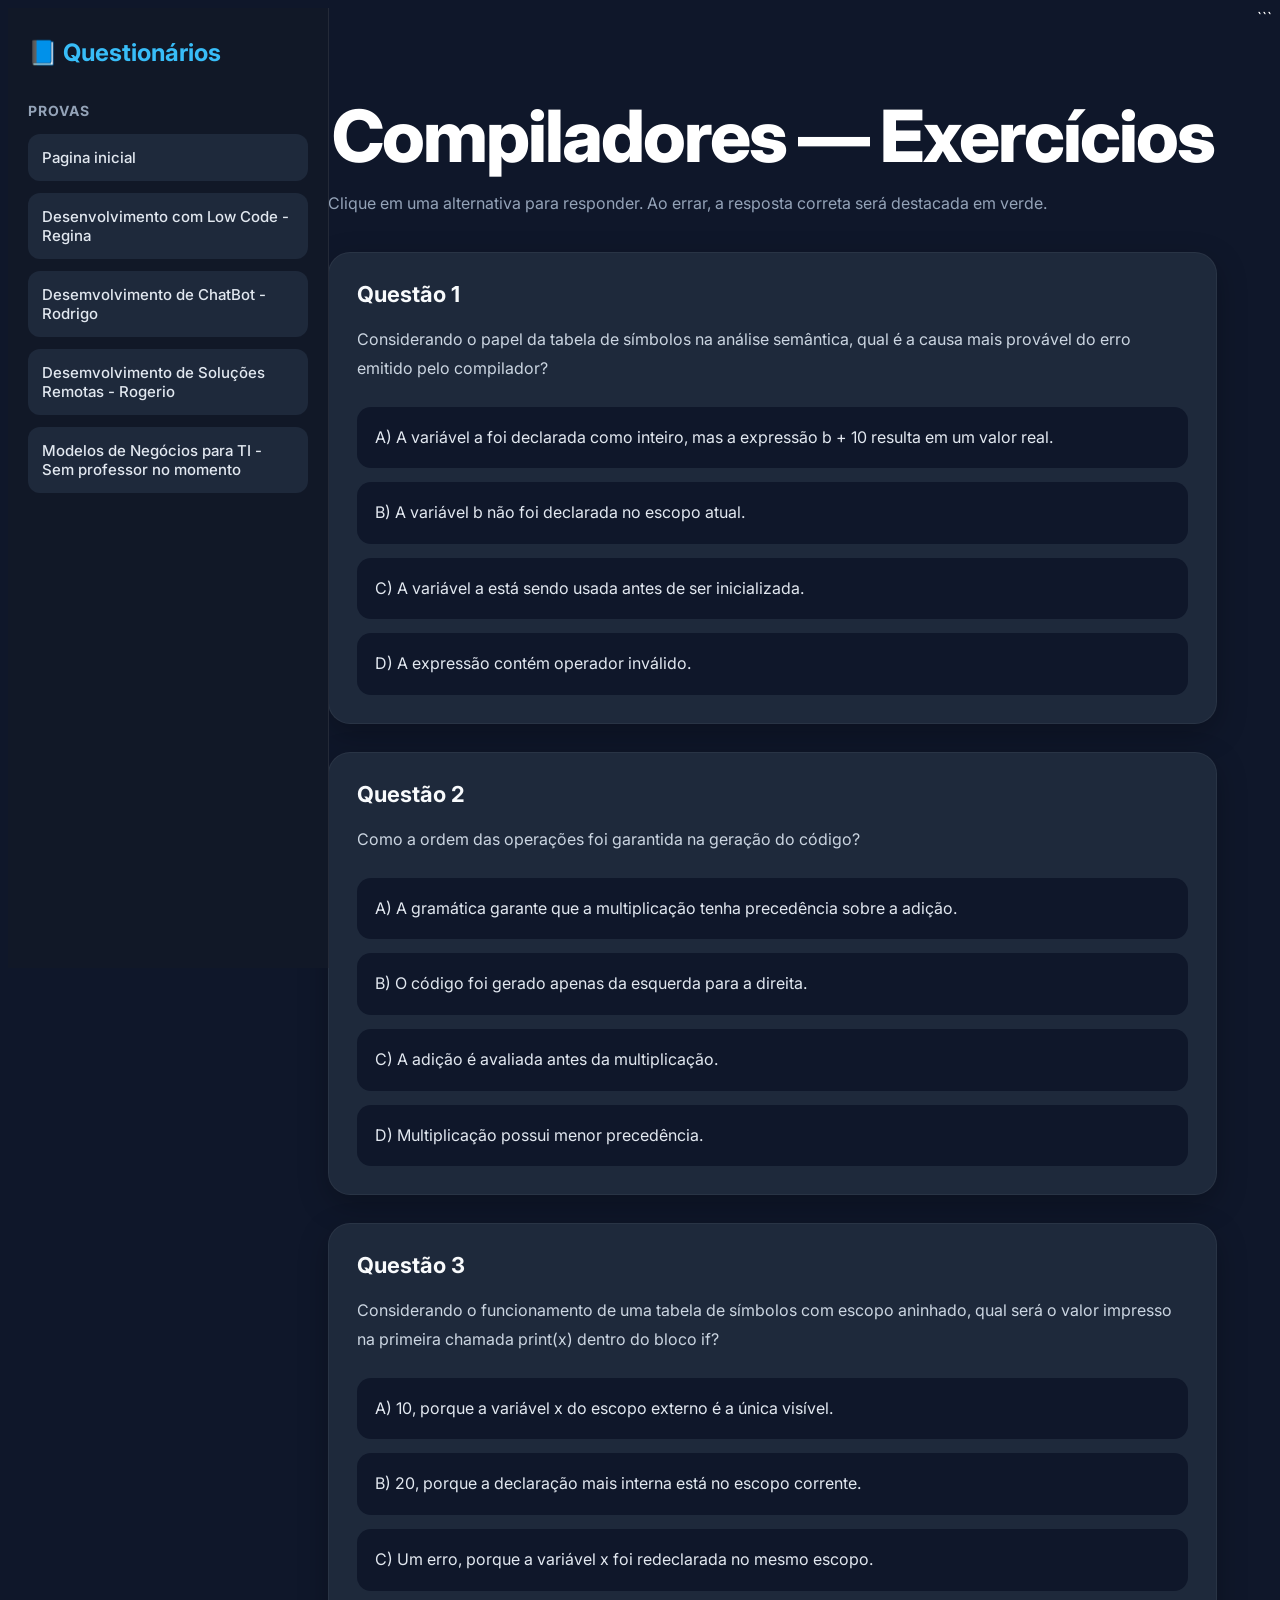
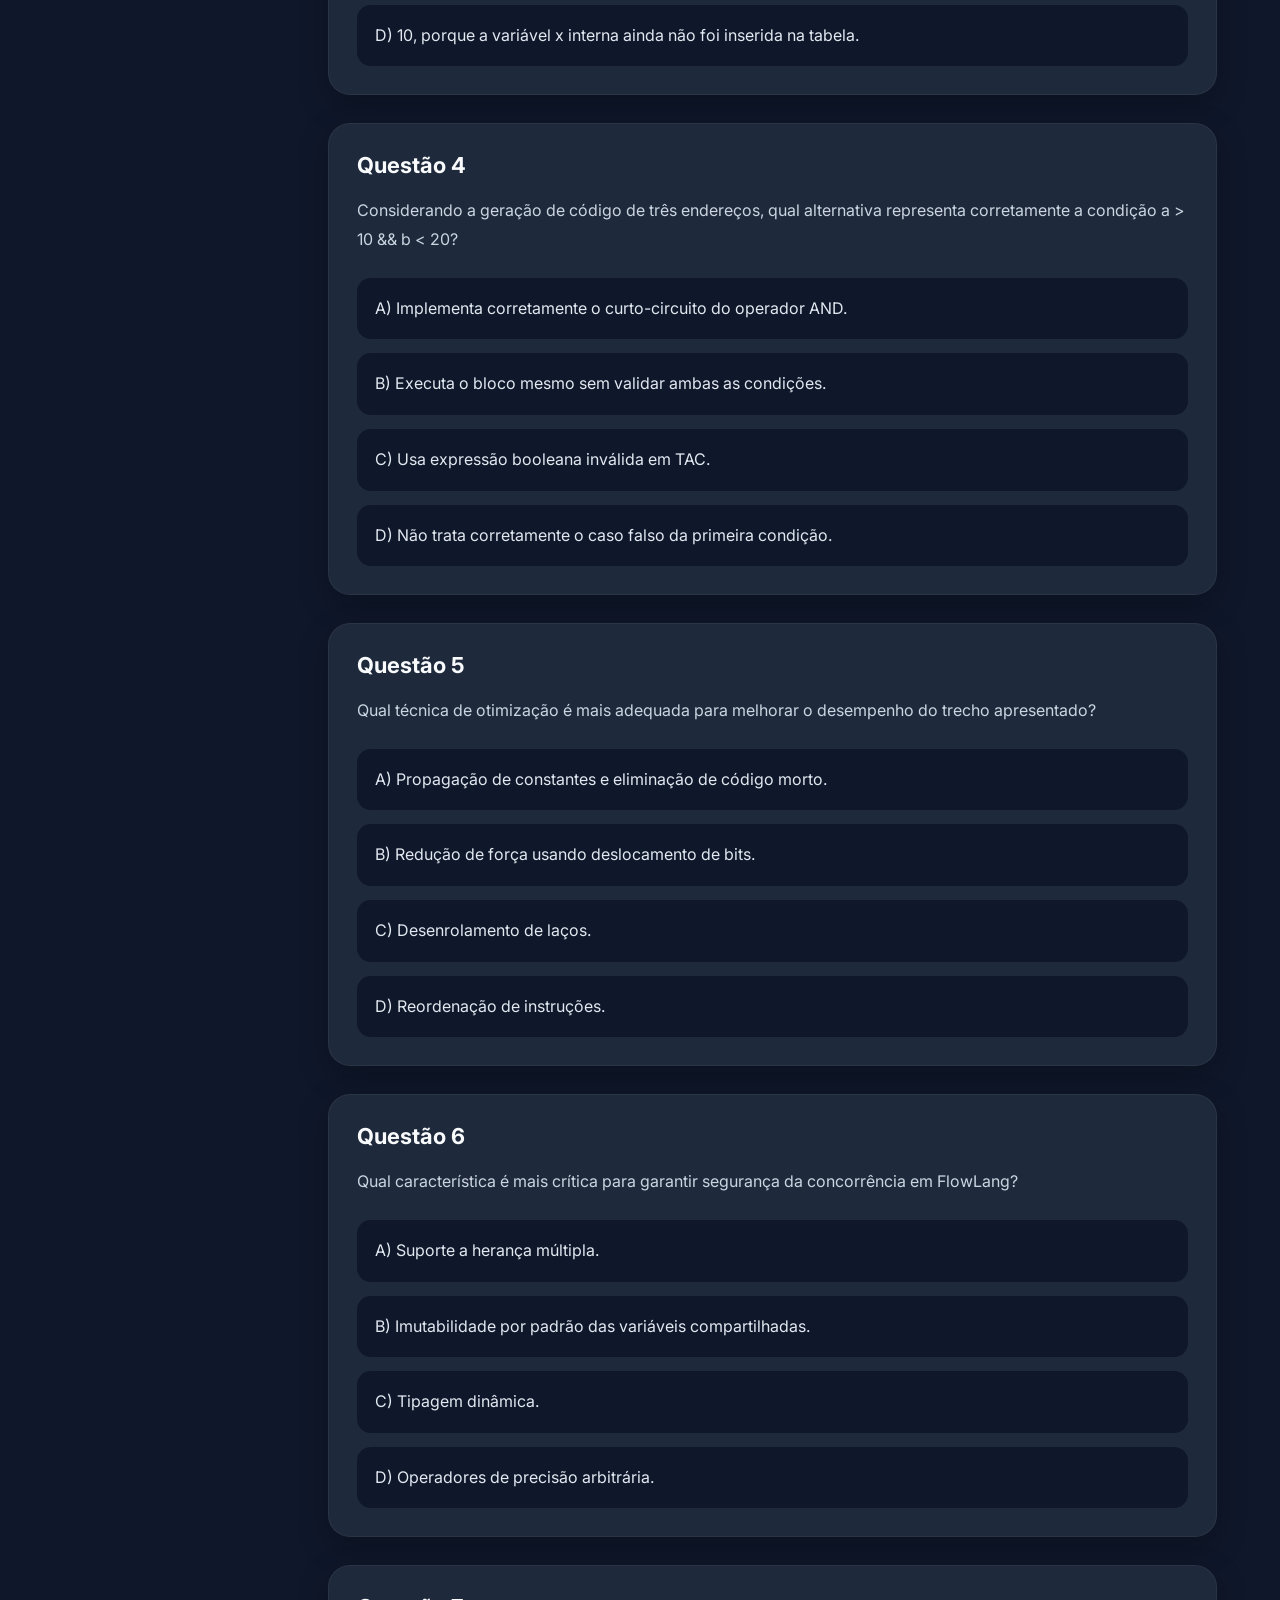
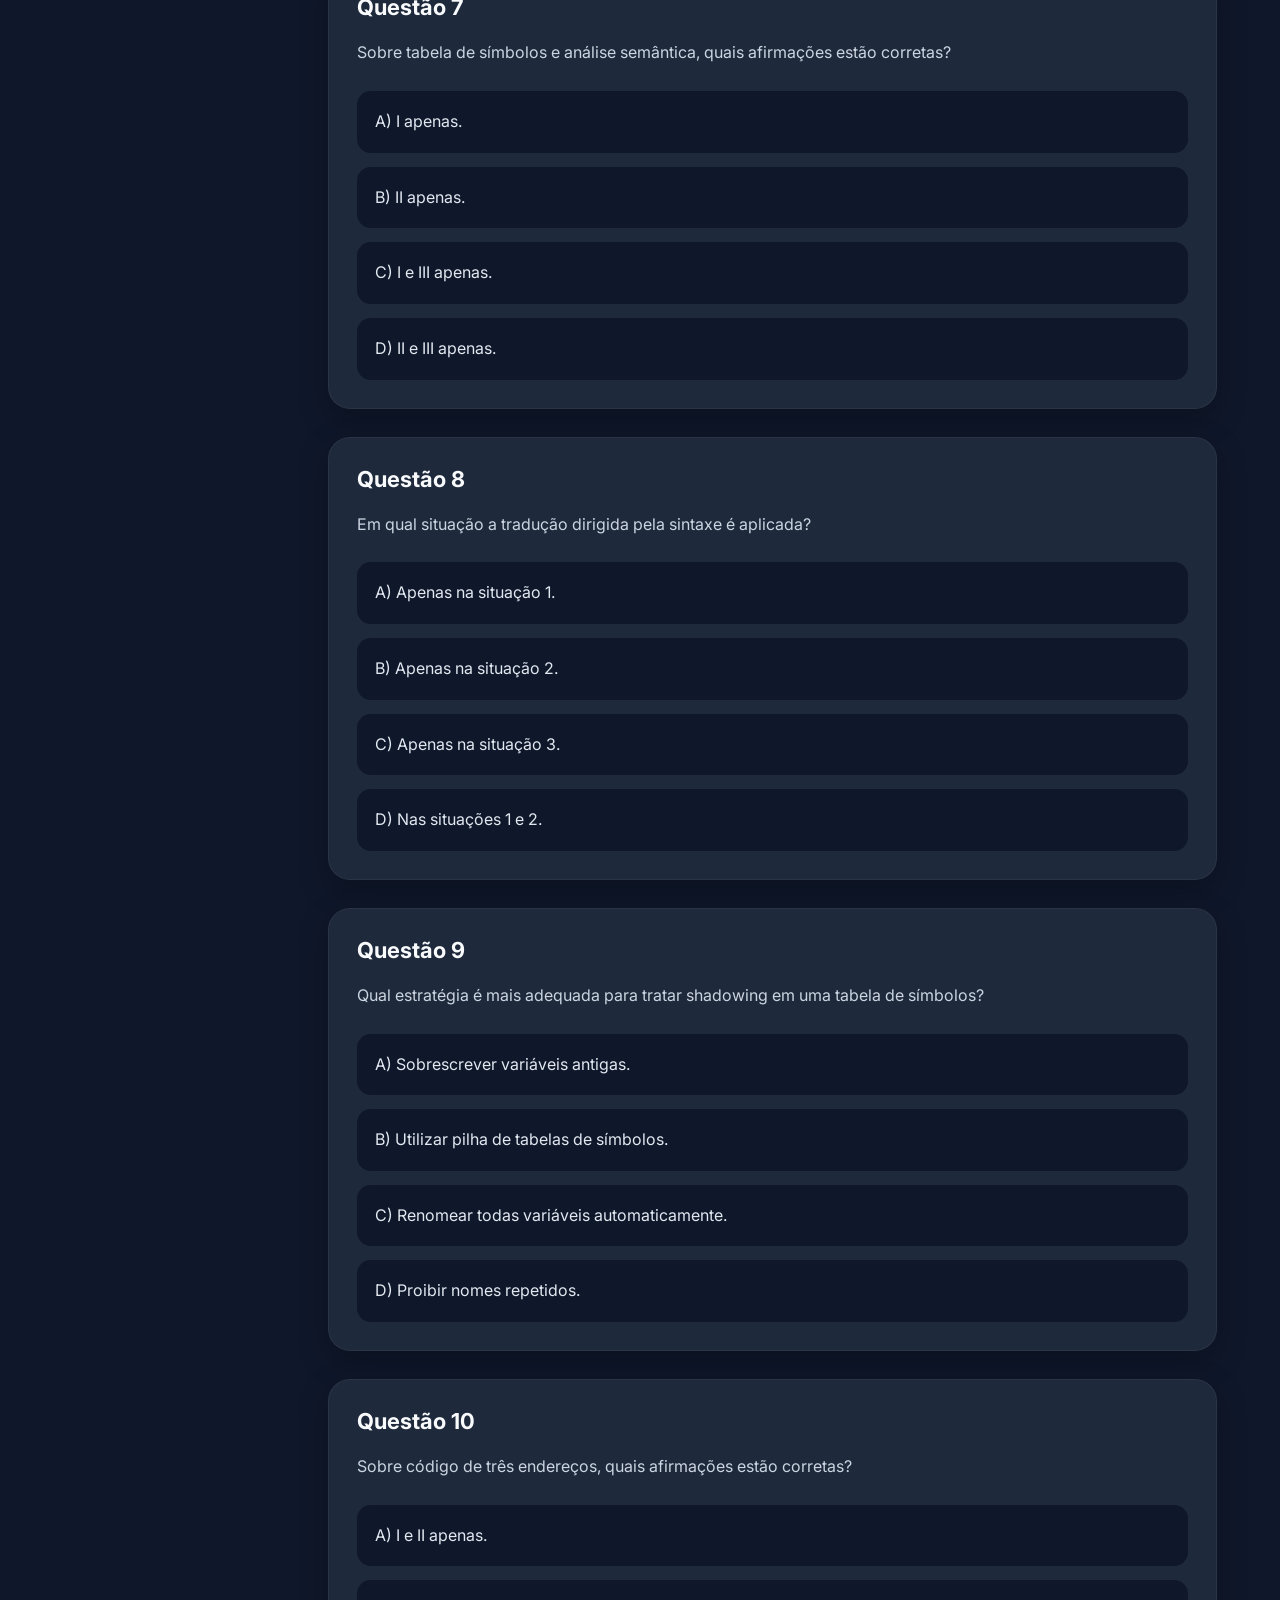
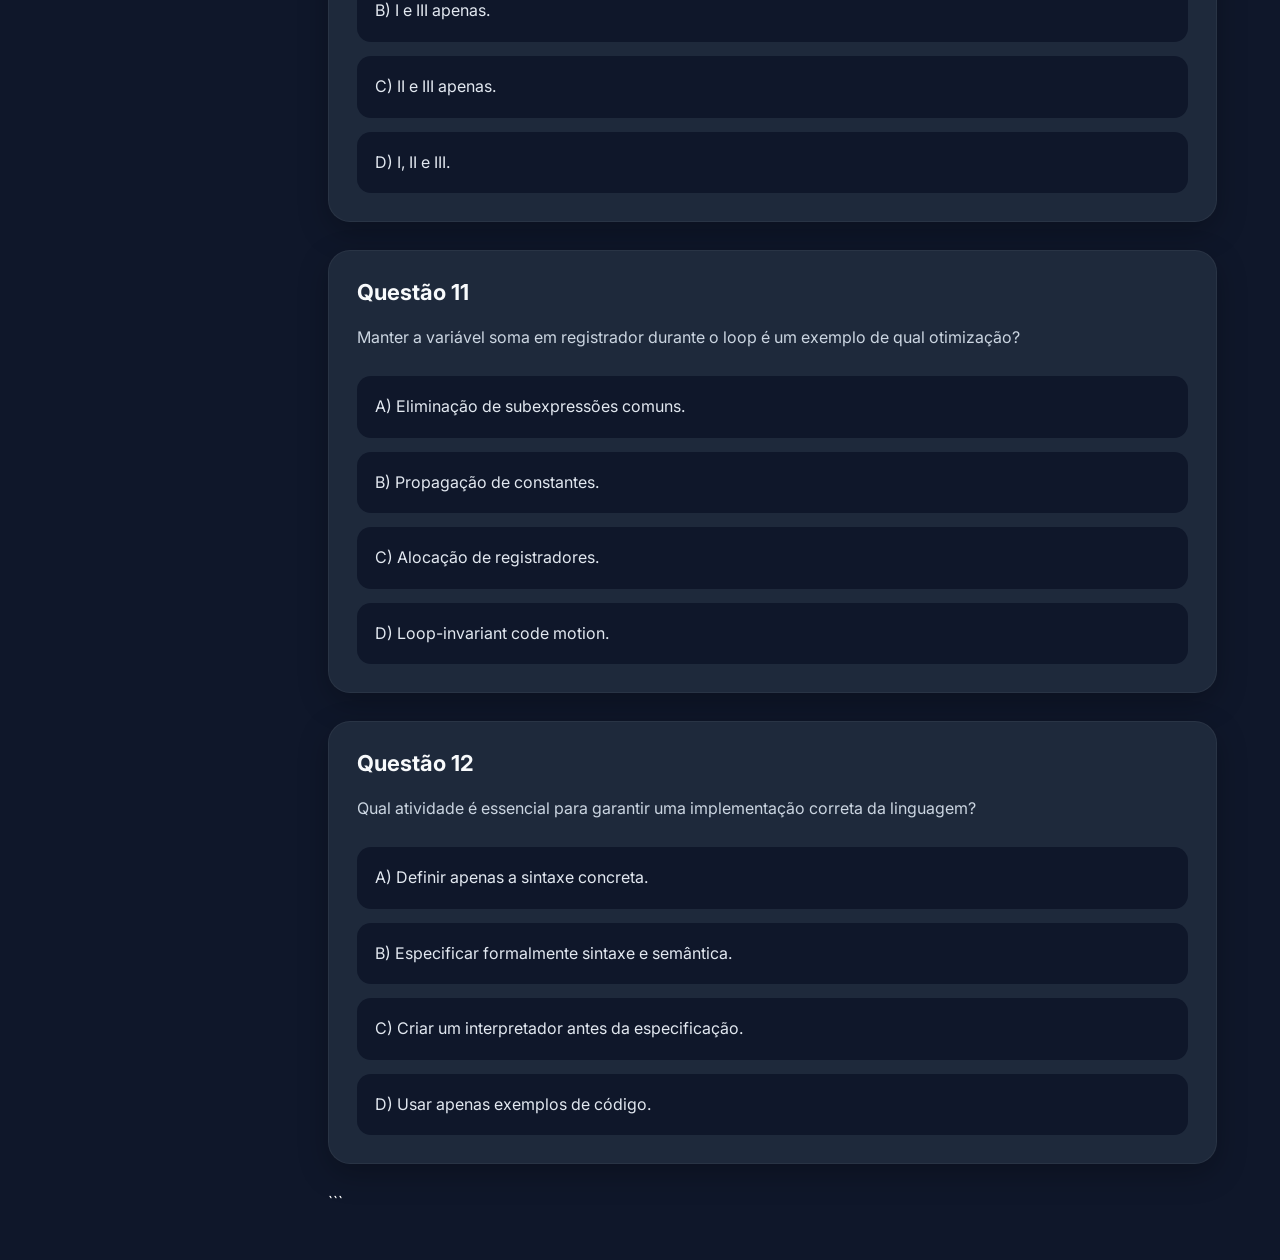
<file: m4.html>
<!DOCTYPE html>
<html lang="pt-BR">
<head>
<meta charset="UTF-8" />
<meta name="viewport" content="width=device-width, initial-scale=1.0"/>
<title>Questionários - Compiladores</title>
<link rel="stylesheet" href="style.css">

<link href="https://fonts.googleapis.com/css2?family=Inter:wght@400;500;600;700&display=swap" rel="stylesheet">

</head>
<body>

<!-- SIDEBAR -->

<div class="sidebar">

    <div class="logo">
        📘 Questionários
    </div>

    <h2>Provas</h2>

    <div class="menu">

        <a href="index.html">Pagina inicial</a>
        <a href="m1.html">Desenvolvimento com Low Code - Regina</a>       
        <a href="m2.html">Desemvolvimento de ChatBot - Rodrigo</a>
        <a href="m3.html">Desemvolvimento de Soluções Remotas - Rogerio</a>
        <a href="m4.html">Modelos de Negócios para TI -  Sem professor no momento</a>
       
    </div>

</div>

<!-- MAIN -->

<div class="main">

    <div class="header">
        <h1>Compiladores — Exercícios</h1>
        <p>
            Clique em uma alternativa para responder. 
            Ao errar, a resposta correta será destacada em verde.
        </p>
    </div>

    <!-- QUESTÃO 1 -->

    <div class="question-card">

        <div class="question-title">
            Questão 1
        </div>

        <div class="question-text">
            Considerando o papel da tabela de símbolos na análise semântica,
            qual é a causa mais provável do erro emitido pelo compilador?
        </div>

        <div class="answers">

            <div class="answer" data-correct="false">
                A) A variável a foi declarada como inteiro, mas a expressão b + 10 resulta em um valor real.
            </div>

            <div class="answer" data-correct="true">
                B) A variável b não foi declarada no escopo atual.
            </div>

            <div class="answer" data-correct="false">
                C) A variável a está sendo usada antes de ser inicializada.
            </div>

            <div class="answer" data-correct="false">
                D) A expressão contém operador inválido.
            </div>

        </div>

    </div>

    <!-- QUESTÃO 2 -->

    <div class="question-card">

        <div class="question-title">
            Questão 2
        </div>

        <div class="question-text">
            Como a ordem das operações foi garantida na geração do código?
        </div>

        <div class="answers">

            <div class="answer" data-correct="true">
                A) A gramática garante que a multiplicação tenha precedência sobre a adição.
            </div>

            <div class="answer" data-correct="false">
                B) O código foi gerado apenas da esquerda para a direita.
            </div>

            <div class="answer" data-correct="false">
                C) A adição é avaliada antes da multiplicação.
            </div>

            <div class="answer" data-correct="false">
                D) Multiplicação possui menor precedência.
            </div>

        </div>

    </div>
<!-- QUESTÃO 3 -->

<div class="question-card">

    <div class="question-title">
        Questão 3
    </div>

    <div class="question-text">
        Considerando o funcionamento de uma tabela de símbolos com escopo aninhado,
        qual será o valor impresso na primeira chamada print(x) dentro do bloco if?
    </div>

    <div class="answers">

        <div class="answer" data-correct="false">
            A) 10, porque a variável x do escopo externo é a única visível.
        </div>

        <div class="answer" data-correct="true">
            B) 20, porque a declaração mais interna está no escopo corrente.
        </div>

        <div class="answer" data-correct="false">
            C) Um erro, porque a variável x foi redeclarada no mesmo escopo.
        </div>

        <div class="answer" data-correct="false">
            D) 10, porque a variável x interna ainda não foi inserida na tabela.
        </div>

    </div>

</div>

<!-- QUESTÃO 4 -->

<div class="question-card">

    <div class="question-title">
        Questão 4
    </div>

    <div class="question-text">
        Considerando a geração de código de três endereços,
        qual alternativa representa corretamente a condição
        a > 10 && b < 20?
    </div>

    <div class="answers">

        <div class="answer" data-correct="true">
            A) Implementa corretamente o curto-circuito do operador AND.
        </div>

        <div class="answer" data-correct="false">
            B) Executa o bloco mesmo sem validar ambas as condições.
        </div>

        <div class="answer" data-correct="false">
            C) Usa expressão booleana inválida em TAC.
        </div>

        <div class="answer" data-correct="false">
            D) Não trata corretamente o caso falso da primeira condição.
        </div>

    </div>

</div>

<!-- QUESTÃO 5 -->

<div class="question-card">

    <div class="question-title">
        Questão 5
    </div>

    <div class="question-text">
        Qual técnica de otimização é mais adequada
        para melhorar o desempenho do trecho apresentado?
    </div>

    <div class="answers">

        <div class="answer" data-correct="true">
            A) Propagação de constantes e eliminação de código morto.
        </div>

        <div class="answer" data-correct="false">
            B) Redução de força usando deslocamento de bits.
        </div>

        <div class="answer" data-correct="false">
            C) Desenrolamento de laços.
        </div>

        <div class="answer" data-correct="false">
            D) Reordenação de instruções.
        </div>

    </div>

</div>

<!-- QUESTÃO 6 -->

<div class="question-card">

    <div class="question-title">
        Questão 6
    </div>

    <div class="question-text">
        Qual característica é mais crítica para garantir
        segurança da concorrência em FlowLang?
    </div>

    <div class="answers">

        <div class="answer" data-correct="false">
            A) Suporte a herança múltipla.
        </div>

        <div class="answer" data-correct="true">
            B) Imutabilidade por padrão das variáveis compartilhadas.
        </div>

        <div class="answer" data-correct="false">
            C) Tipagem dinâmica.
        </div>

        <div class="answer" data-correct="false">
            D) Operadores de precisão arbitrária.
        </div>

    </div>

</div>

<!-- QUESTÃO 7 -->

<div class="question-card">

    <div class="question-title">
        Questão 7
    </div>

    <div class="question-text">
        Sobre tabela de símbolos e análise semântica,
        quais afirmações estão corretas?
    </div>

    <div class="answers">

        <div class="answer" data-correct="false">
            A) I apenas.
        </div>

        <div class="answer" data-correct="false">
            B) II apenas.
        </div>

        <div class="answer" data-correct="false">
            C) I e III apenas.
        </div>

        <div class="answer" data-correct="true">
            D) II e III apenas.
        </div>

    </div>

</div>

<!-- QUESTÃO 8 -->

<div class="question-card">

    <div class="question-title">
        Questão 8
    </div>

    <div class="question-text">
        Em qual situação a tradução dirigida pela sintaxe é aplicada?
    </div>

    <div class="answers">

        <div class="answer" data-correct="true">
            A) Apenas na situação 1.
        </div>

        <div class="answer" data-correct="false">
            B) Apenas na situação 2.
        </div>

        <div class="answer" data-correct="false">
            C) Apenas na situação 3.
        </div>

        <div class="answer" data-correct="false">
            D) Nas situações 1 e 2.
        </div>

    </div>

</div>

<!-- QUESTÃO 9 -->

<div class="question-card">

    <div class="question-title">
        Questão 9
    </div>

    <div class="question-text">
        Qual estratégia é mais adequada para tratar shadowing
        em uma tabela de símbolos?
    </div>

    <div class="answers">

        <div class="answer" data-correct="false">
            A) Sobrescrever variáveis antigas.
        </div>

        <div class="answer" data-correct="true">
            B) Utilizar pilha de tabelas de símbolos.
        </div>

        <div class="answer" data-correct="false">
            C) Renomear todas variáveis automaticamente.
        </div>

        <div class="answer" data-correct="false">
            D) Proibir nomes repetidos.
        </div>

    </div>

</div>

<!-- QUESTÃO 10 -->

<div class="question-card">

    <div class="question-title">
        Questão 10
    </div>

    <div class="question-text">
        Sobre código de três endereços, quais afirmações estão corretas?
    </div>

    <div class="answers">

        <div class="answer" data-correct="false">
            A) I e II apenas.
        </div>

        <div class="answer" data-correct="true">
            B) I e III apenas.
        </div>

        <div class="answer" data-correct="false">
            C) II e III apenas.
        </div>

        <div class="answer" data-correct="false">
            D) I, II e III.
        </div>

    </div>

</div>

<!-- QUESTÃO 11 -->

<div class="question-card">

    <div class="question-title">
        Questão 11
    </div>

    <div class="question-text">
        Manter a variável soma em registrador durante o loop
        é um exemplo de qual otimização?
    </div>

    <div class="answers">

        <div class="answer" data-correct="false">
            A) Eliminação de subexpressões comuns.
        </div>

        <div class="answer" data-correct="false">
            B) Propagação de constantes.
        </div>

        <div class="answer" data-correct="true">
            C) Alocação de registradores.
        </div>

        <div class="answer" data-correct="false">
            D) Loop-invariant code motion.
        </div>

    </div>

</div>

<!-- QUESTÃO 12 -->

<div class="question-card">

    <div class="question-title">
        Questão 12
    </div>

    <div class="question-text">
        Qual atividade é essencial para garantir
        uma implementação correta da linguagem?
    </div>

    <div class="answers">

        <div class="answer" data-correct="false">
            A) Definir apenas a sintaxe concreta.
        </div>

        <div class="answer" data-correct="true">
            B) Especificar formalmente sintaxe e semântica.
        </div>

        <div class="answer" data-correct="false">
            C) Criar um interpretador antes da especificação.
        </div>

        <div class="answer" data-correct="false">
            D) Usar apenas exemplos de código.
        </div>

    </div>

</div>
```


</div>

<script>

const allAnswers = document.querySelectorAll(".answer");

allAnswers.forEach(answer => {

    answer.addEventListener("click", () => {

        const answersContainer = answer.parentElement;

        // impedir múltiplos cliques
        if(answersContainer.classList.contains("answered")){
            return;
        }

        answersContainer.classList.add("answered");

        const isCorrect = answer.dataset.correct === "true";

        if(isCorrect){

            answer.classList.add("correct");

        }else{

            answer.classList.add("wrong");

            const correctAnswer =
                answersContainer.querySelector('[data-correct="true"]');

            correctAnswer.classList.add("correct");
        }

        // desabilitar todas
        const all = answersContainer.querySelectorAll(".answer");

        all.forEach(item => {
            item.classList.add("disabled");
        });

    });

});

</script>

</body>
</html>
```
</file>
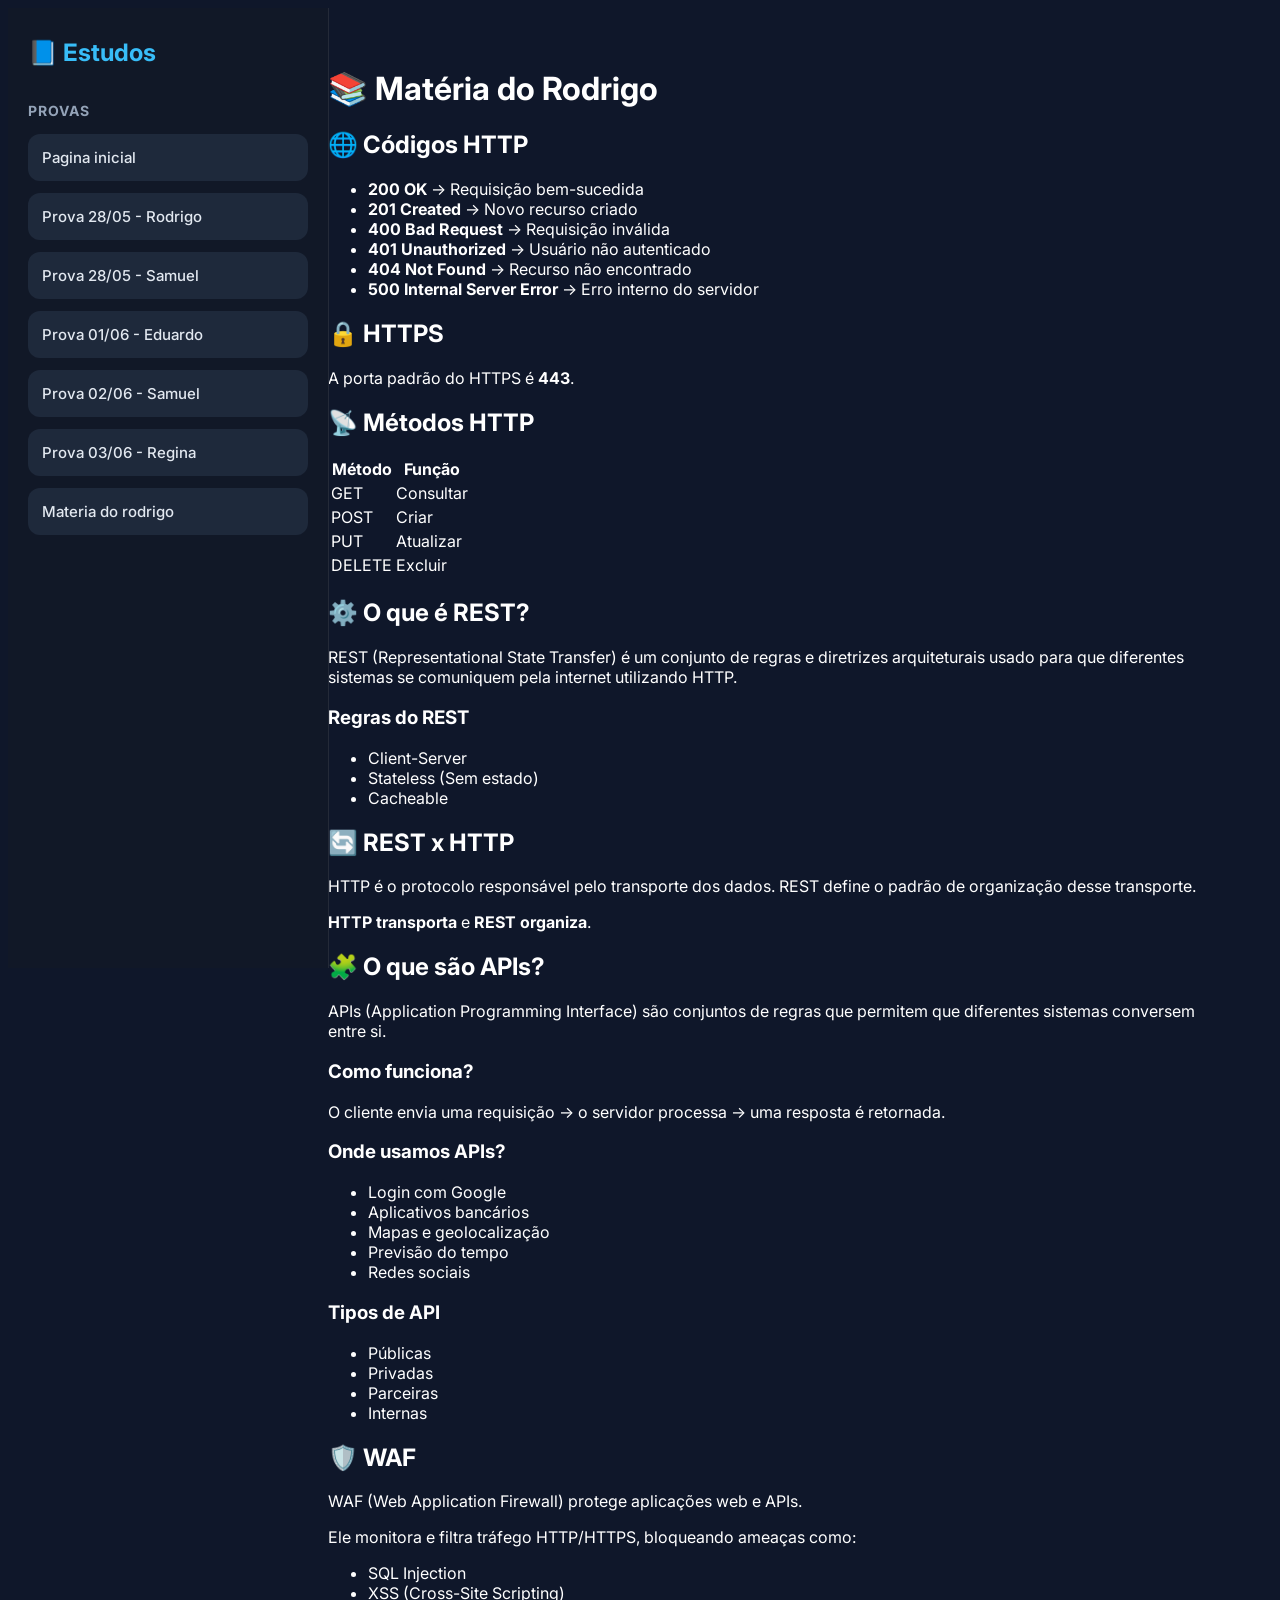
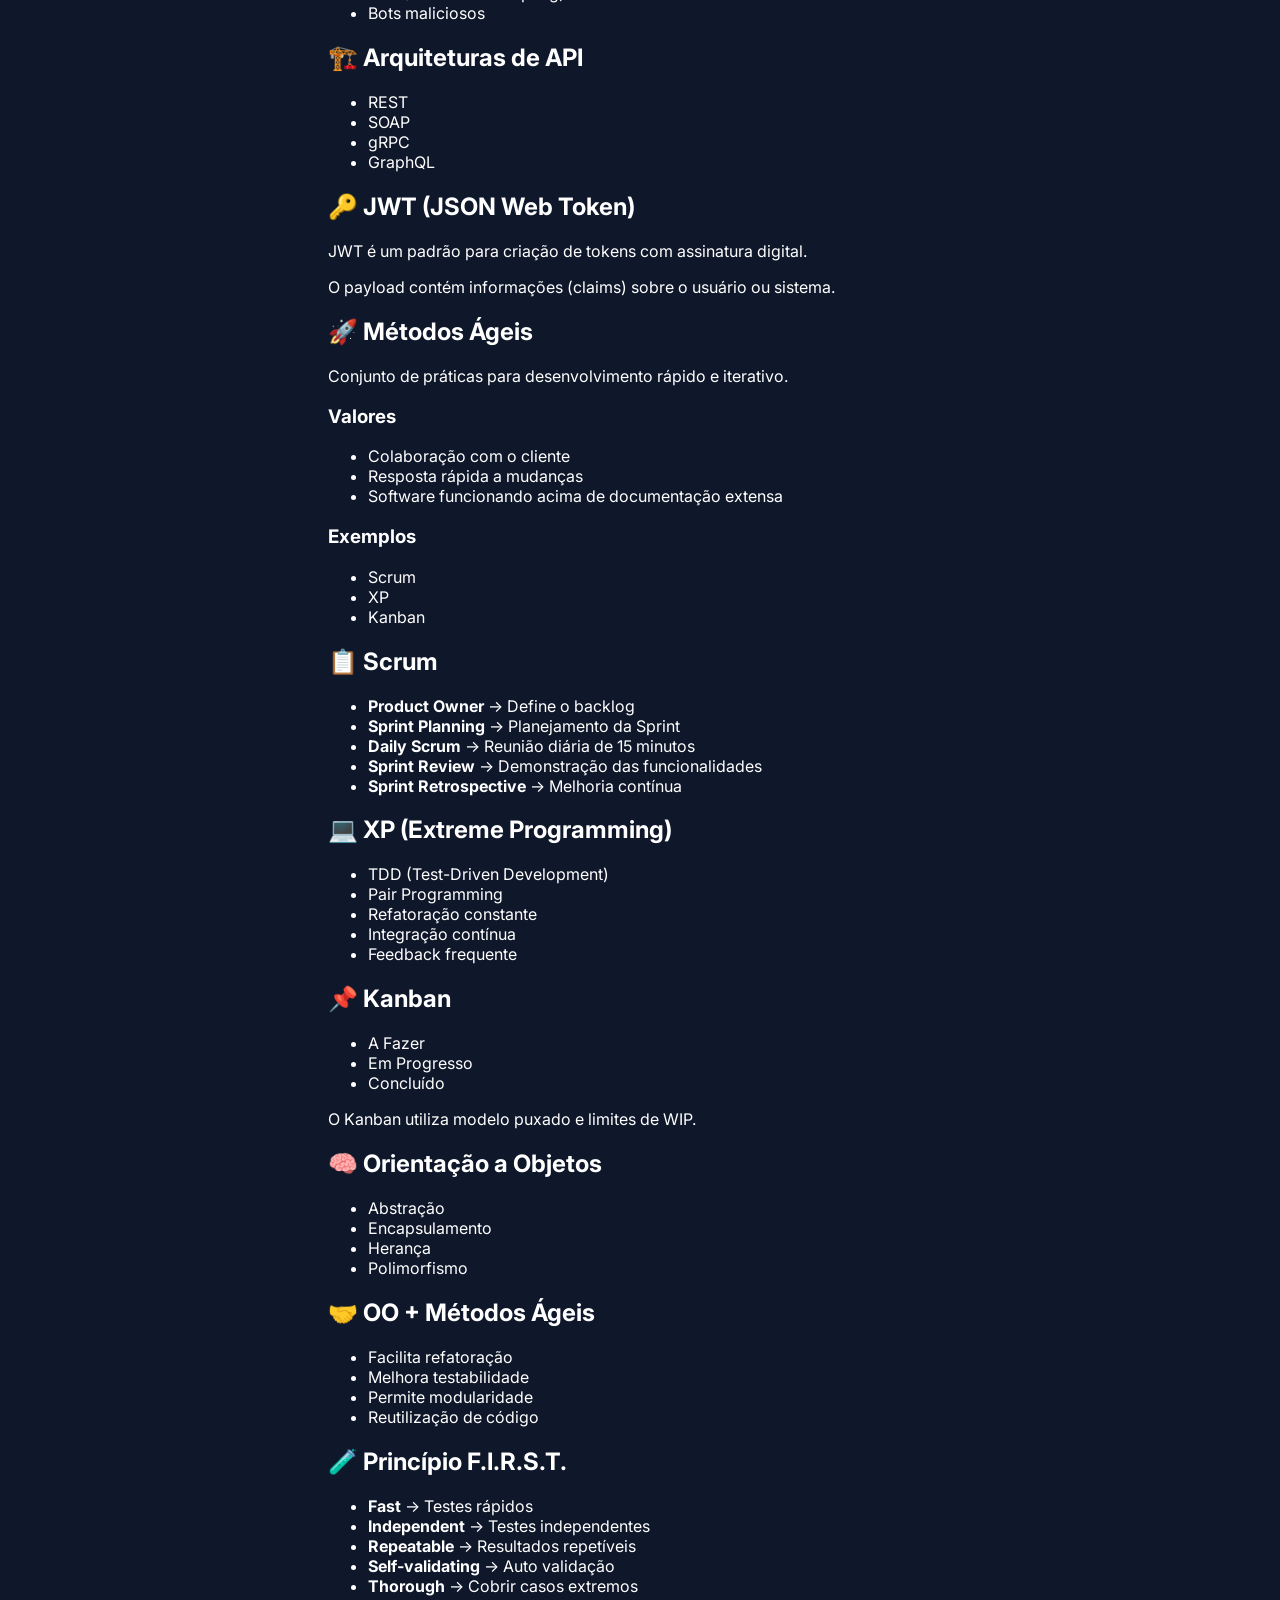
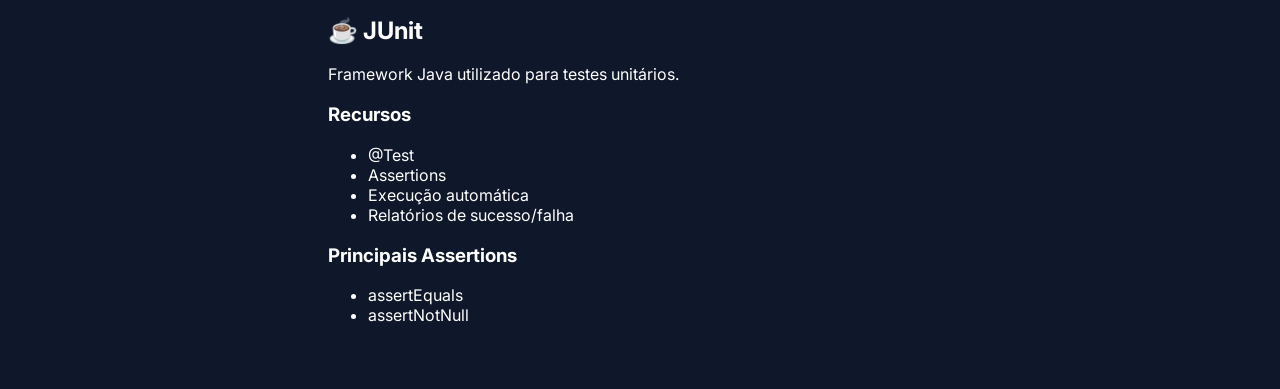
<file: materiadorodrigo.html>
<!DOCTYPE html>
<html lang="pt-BR">
<head>
<meta charset="UTF-8">
<meta name="viewport" content="width=device-width, initial-scale=1.0">

<title>Texto</title>

<link href="https://fonts.googleapis.com/css2?family=Inter:wght@400;500;600;700&display=swap" rel="stylesheet">
<link rel="stylesheet" href="style.css">

</head>

<body>

<!-- SIDEBAR -->

<div class="sidebar">

    <div class="logo">
        📘 Estudos
    </div>

    <h2>Provas</h2>

    <div class="menu">
        <a href="index.html">Pagina inicial</a>
        <a href="rodrigo.html">Prova 28/05 - Rodrigo</a>
        <a href="samuel1.html">Prova 28/05 - Samuel</a>
        <a href="eduardo.html">Prova 01/06 - Eduardo</a>
        <a href="samuel2.html">Prova 02/06 - Samuel</a>
        <a href="regina.html">Prova 03/06 - Regina</a>
        <a href="materiadorodrigo"> Materia do rodrigo </a>
    </div>

</div>

<!-- MAIN -->

<div class="main">

    <div class="text-page">

    <h1>📚 Matéria do Rodrigo</h1>

    <h2>🌐 Códigos HTTP</h2>

    <ul>
        <li><strong>200 OK</strong> → Requisição bem-sucedida</li>
        <li><strong>201 Created</strong> → Novo recurso criado</li>
        <li><strong>400 Bad Request</strong> → Requisição inválida</li>
        <li><strong>401 Unauthorized</strong> → Usuário não autenticado</li>
        <li><strong>404 Not Found</strong> → Recurso não encontrado</li>
        <li><strong>500 Internal Server Error</strong> → Erro interno do servidor</li>
    </ul>

    <h2>🔒 HTTPS</h2>

    <p>
        A porta padrão do HTTPS é <strong>443</strong>.
    </p>

    <h2>📡 Métodos HTTP</h2>

    <table>
        <tr>
            <th>Método</th>
            <th>Função</th>
        </tr>

        <tr>
            <td>GET</td>
            <td>Consultar</td>
        </tr>

        <tr>
            <td>POST</td>
            <td>Criar</td>
        </tr>

        <tr>
            <td>PUT</td>
            <td>Atualizar</td>
        </tr>

        <tr>
            <td>DELETE</td>
            <td>Excluir</td>
        </tr>
    </table>

    <h2>⚙️ O que é REST?</h2>

    <p>
        REST (Representational State Transfer) é um conjunto de regras e diretrizes arquiteturais
        usado para que diferentes sistemas se comuniquem pela internet utilizando HTTP.
    </p>

    <h3>Regras do REST</h3>

    <ul>
        <li>Client-Server</li>
        <li>Stateless (Sem estado)</li>
        <li>Cacheable</li>
    </ul>

    <h2>🔄 REST x HTTP</h2>

    <p>
        HTTP é o protocolo responsável pelo transporte dos dados.
        REST define o padrão de organização desse transporte.
    </p>

    <p>
        <strong>HTTP transporta</strong> e <strong>REST organiza</strong>.
    </p>

    <h2>🧩 O que são APIs?</h2>

    <p>
        APIs (Application Programming Interface) são conjuntos de regras que permitem
        que diferentes sistemas conversem entre si.
    </p>

    <h3>Como funciona?</h3>

    <p>
        O cliente envia uma requisição → o servidor processa → uma resposta é retornada.
    </p>

    <h3>Onde usamos APIs?</h3>

    <ul>
        <li>Login com Google</li>
        <li>Aplicativos bancários</li>
        <li>Mapas e geolocalização</li>
        <li>Previsão do tempo</li>
        <li>Redes sociais</li>
    </ul>

    <h3>Tipos de API</h3>

    <ul>
        <li>Públicas</li>
        <li>Privadas</li>
        <li>Parceiras</li>
        <li>Internas</li>
    </ul>

    <h2>🛡️ WAF</h2>

    <p>
        WAF (Web Application Firewall) protege aplicações web e APIs.
    </p>

    <p>
        Ele monitora e filtra tráfego HTTP/HTTPS, bloqueando ameaças como:
    </p>

    <ul>
        <li>SQL Injection</li>
        <li>XSS (Cross-Site Scripting)</li>
        <li>Bots maliciosos</li>
    </ul>

    <h2>🏗️ Arquiteturas de API</h2>

    <ul>
        <li>REST</li>
        <li>SOAP</li>
        <li>gRPC</li>
        <li>GraphQL</li>
    </ul>

    <h2>🔑 JWT (JSON Web Token)</h2>

    <p>
        JWT é um padrão para criação de tokens com assinatura digital.
    </p>

    <p>
        O payload contém informações (claims) sobre o usuário ou sistema.
    </p>

    <h2>🚀 Métodos Ágeis</h2>

    <p>
        Conjunto de práticas para desenvolvimento rápido e iterativo.
    </p>

    <h3>Valores</h3>

    <ul>
        <li>Colaboração com o cliente</li>
        <li>Resposta rápida a mudanças</li>
        <li>Software funcionando acima de documentação extensa</li>
    </ul>

    <h3>Exemplos</h3>

    <ul>
        <li>Scrum</li>
        <li>XP</li>
        <li>Kanban</li>
    </ul>

    <h2>📋 Scrum</h2>

    <ul>
        <li><strong>Product Owner</strong> → Define o backlog</li>
        <li><strong>Sprint Planning</strong> → Planejamento da Sprint</li>
        <li><strong>Daily Scrum</strong> → Reunião diária de 15 minutos</li>
        <li><strong>Sprint Review</strong> → Demonstração das funcionalidades</li>
        <li><strong>Sprint Retrospective</strong> → Melhoria contínua</li>
    </ul>

    <h2>💻 XP (Extreme Programming)</h2>

    <ul>
        <li>TDD (Test-Driven Development)</li>
        <li>Pair Programming</li>
        <li>Refatoração constante</li>
        <li>Integração contínua</li>
        <li>Feedback frequente</li>
    </ul>

    <h2>📌 Kanban</h2>

    <ul>
        <li>A Fazer</li>
        <li>Em Progresso</li>
        <li>Concluído</li>
    </ul>

    <p>
        O Kanban utiliza modelo puxado e limites de WIP.
    </p>

    <h2>🧠 Orientação a Objetos</h2>

    <ul>
        <li>Abstração</li>
        <li>Encapsulamento</li>
        <li>Herança</li>
        <li>Polimorfismo</li>
    </ul>

    <h2>🤝 OO + Métodos Ágeis</h2>

    <ul>
        <li>Facilita refatoração</li>
        <li>Melhora testabilidade</li>
        <li>Permite modularidade</li>
        <li>Reutilização de código</li>
    </ul>

    <h2>🧪 Princípio F.I.R.S.T.</h2>

    <ul>
        <li><strong>Fast</strong> → Testes rápidos</li>
        <li><strong>Independent</strong> → Testes independentes</li>
        <li><strong>Repeatable</strong> → Resultados repetíveis</li>
        <li><strong>Self-validating</strong> → Auto validação</li>
        <li><strong>Thorough</strong> → Cobrir casos extremos</li>
    </ul>

    <h2>☕ JUnit</h2>

    <p>
        Framework Java utilizado para testes unitários.
    </p>

    <h3>Recursos</h3>

    <ul>
        <li>@Test</li>
        <li>Assertions</li>
        <li>Execução automática</li>
        <li>Relatórios de sucesso/falha</li>
    </ul>

    <h3>Principais Assertions</h3>

    <ul>
        <li>assertEquals</li>
        <li>assertNotNull</li>
    </ul>

</div>

</div>

</body>
</html>
</file>
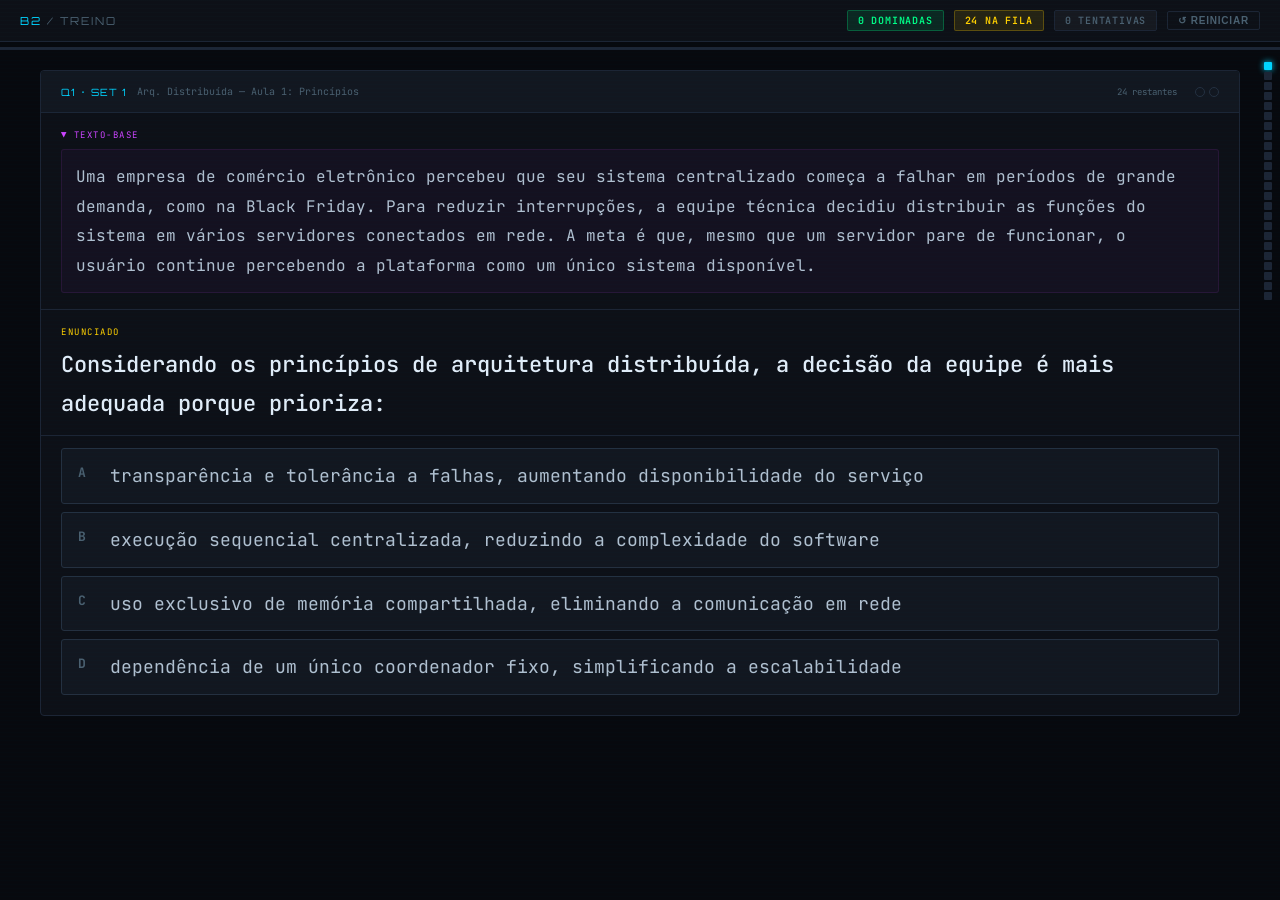
<file: ocioso.html>
<!DOCTYPE html>
<html lang="pt-BR">
<head>
<meta charset="UTF-8">
<meta name="viewport" content="width=device-width, initial-scale=1.0">
<title>Prova B2 — Treino</title>
<link href="https://fonts.googleapis.com/css2?family=JetBrains+Mono:wght@300;400;500;600;700&family=Orbitron:wght@400;600;800&display=swap" rel="stylesheet">
<style>
:root {
  --bg: #07090e;
  --surface: #0d1017;
  --surface2: #121720;
  --surface3: #181f2a;
  --border: #1c2535;
  --border2: #243040;
  --cyan: #00d4ff;
  --green: #00ff88;
  --yellow: #ffd000;
  --red: #ff3d5a;
  --magenta: #cc44ff;
  --orange: #ff8c00;
  --text: #b0c0d0;
  --text-dim: #4a6070;
  --text-bright: #e0ecf8;
  --font-mono: 'JetBrains Mono', monospace;
  --font-display: 'Orbitron', monospace;
}
* { box-sizing: border-box; margin: 0; padding: 0; }
html, body { height: 100%; }
body {
  background: var(--bg);
  color: var(--text);
  font-family: var(--font-mono);
  min-height: 100vh;
  overflow-x: hidden;
}
body::before {
  content: '';
  position: fixed; inset: 0;
  background: repeating-linear-gradient(0deg, transparent, transparent 3px, rgba(0,212,255,0.012) 3px, rgba(0,212,255,0.012) 4px);
  pointer-events: none; z-index: 200;
}

/* ======= HEADER ======= */
.hdr {
  position: fixed; top: 0; left: 0; right: 0; z-index: 100;
  background: var(--surface);
  border-bottom: 1px solid var(--border);
  padding: 10px 20px;
  display: flex; align-items: center; gap: 14px;
}
.hdr-title {
  font-family: var(--font-display);
  font-size: 11px; letter-spacing: 2px; color: var(--cyan);
  text-transform: uppercase;
}
.hdr-right { margin-left: auto; display: flex; gap: 10px; align-items: center; }
.pill {
  font-size: 10px; padding: 3px 10px; border-radius: 2px; font-weight: 600;
  letter-spacing: 0.8px; text-transform: uppercase;
}
.pill-green { background: rgba(0,255,136,0.1); color: var(--green); border: 1px solid rgba(0,255,136,0.25); }
.pill-yellow { background: rgba(255,208,0,0.1); color: var(--yellow); border: 1px solid rgba(255,208,0,0.25); }
.pill-red { background: rgba(255,61,90,0.1); color: var(--red); border: 1px solid rgba(255,61,90,0.25); }
.pill-cyan { background: rgba(0,212,255,0.1); color: var(--cyan); border: 1px solid rgba(0,212,255,0.25); }
.pill-dim { background: rgba(255,255,255,0.04); color: var(--text-dim); border: 1px solid var(--border); }

/* progress bar */
.prog-bar-wrap { position: fixed; top: 47px; left: 0; right: 0; z-index: 100; height: 3px; background: var(--border); }
.prog-bar-fill { height: 100%; background: linear-gradient(90deg, var(--cyan), var(--green)); transition: width 0.5s ease; box-shadow: 0 0 10px rgba(0,255,136,0.4); }

/* ======= QUEUE VIZ ======= */
.queue-viz {
  position: fixed; top: 50px; right: 0; z-index: 99;
  display: flex; flex-direction: column; gap: 2px; padding: 12px 8px;
  max-height: calc(100vh - 60px); overflow-y: auto;
}
.qv-dot {
  width: 8px; height: 8px; border-radius: 1px;
  background: var(--border); transition: all 0.3s;
  cursor: default;
}
.qv-dot.current { background: var(--cyan); box-shadow: 0 0 6px var(--cyan); }
.qv-dot.mastered { background: var(--green); }
.qv-dot.s1 { background: var(--yellow); }

/* ======= MAIN ======= */
.main {
  padding: 70px 16px 40px;
  display: flex; flex-direction: column; align-items: center;
  min-height: 100vh;
}

/* ======= CARD ======= */
.card {
  width: 100%; max-width: 1200px;
  background: var(--surface);
  border: 1px solid var(--border);
  border-radius: 4px;
  overflow: hidden;
  animation: cardIn 0.3s ease;
}
@keyframes cardIn {
  from { opacity: 0; transform: translateY(12px); }
  to   { opacity: 1; transform: translateY(0); }
}

.card-header {
  padding: 14px 20px;
  border-bottom: 1px solid var(--border);
  display: flex; align-items: center; gap: 10px;
  background: var(--surface2);
}
.card-num {
  font-family: var(--font-display);
  font-size: 10px; color: var(--cyan); letter-spacing: 1px;
}
.card-aula { font-size: 10px; color: var(--text-dim); flex: 1; }
.streak-dots { display: flex; gap: 4px; }
.sdot { width: 10px; height: 10px; border-radius: 50%; border: 1px solid var(--border2); }
.sdot.filled { background: var(--green); border-color: var(--green); box-shadow: 0 0 4px rgba(0,255,136,0.5); }

/* texto-base */
.tb-wrap { padding: 16px 20px; border-bottom: 1px solid var(--border); }
.tb-toggle {
  font-size: 9px; letter-spacing: 1.5px; text-transform: uppercase;
  color: var(--magenta); cursor: pointer; display: flex; align-items: center; gap: 6px;
  margin-bottom: 8px; user-select: none;
}
.tb-toggle:hover { color: #e066ff; }
.tb-arrow { transition: transform 0.2s; display: inline-block; }
.tb-arrow.closed { transform: rotate(-90deg); }
.tb-body {
  font-size: 16px; line-height: 1.85; color: var(--text);
  padding: 12px 14px;
  background: rgba(204,68,255,0.04);
  border: 1px solid rgba(204,68,255,0.1);
  border-radius: 3px;
  transition: all 0.2s;
}
.tb-body.hidden { display: none; }

/* enunciado */
.enunc-wrap { padding: 16px 20px 12px; border-bottom: 1px solid var(--border); }
.enunc-label { font-size: 9px; letter-spacing: 1.5px; text-transform: uppercase; color: var(--yellow); margin-bottom: 8px; }
.enunc-text { font-size: 22px; line-height: 1.75; color: var(--text-bright); font-weight: 500; }

/* alternativas */
.alts-wrap { padding: 12px 20px 20px; display: flex; flex-direction: column; gap: 8px; }
.alt-btn {
  display: flex; align-items: flex-start; gap: 12px;
  padding: 12px 16px;
  border: 1px solid var(--border2);
  border-radius: 3px;
  background: var(--surface2);
  cursor: pointer;
  text-align: left;
  transition: all 0.15s;
  font-family: var(--font-mono);
  font-size: 18px; line-height: 1.65;
  color: var(--text);
  width: 100%;
}
.alt-btn:hover:not(:disabled) {
  border-color: var(--cyan);
  background: rgba(0,212,255,0.04);
  color: var(--text-bright);
}
.alt-btn:disabled { cursor: default; }
.alt-btn .ltr {
  font-weight: 700; font-size: 13px;
  min-width: 20px; color: var(--text-dim);
  transition: color 0.15s;
  padding-top: 1px;
}
.alt-btn:hover .ltr { color: var(--cyan); }

/* result states */
.alt-btn.correct {
  background: rgba(0,255,136,0.08);
  border-color: rgba(0,255,136,0.4);
  color: var(--text-bright);
  animation: correctPulse 0.4s ease;
}
.alt-btn.correct .ltr { color: var(--green); }
@keyframes correctPulse {
  0%   { transform: scale(1); }
  40%  { transform: scale(1.015); }
  100% { transform: scale(1); }
}
.alt-btn.wrong {
  background: rgba(255,61,90,0.08);
  border-color: rgba(255,61,90,0.35);
  color: rgba(176,192,208,0.5);
}
.alt-btn.wrong .ltr { color: var(--red); }
.alt-btn.other-dim { opacity: 0.4; }

/* ======= RESULT PANEL ======= */
.result-panel {
  border-top: 1px solid var(--border);
  padding: 18px 20px;
  animation: slideUp 0.35s ease;
}
@keyframes slideUp {
  from { opacity: 0; transform: translateY(10px); }
  to   { opacity: 1; transform: translateY(0); }
}
.result-banner {
  display: flex; align-items: center; gap: 10px;
  margin-bottom: 14px;
}
.result-icon {
  font-family: var(--font-display);
  font-size: 16px; font-weight: 800; letter-spacing: 2px;
}
.result-correct .result-icon { color: var(--green); text-shadow: 0 0 12px rgba(0,255,136,0.5); }
.result-wrong .result-icon { color: var(--red); text-shadow: 0 0 12px rgba(255,61,90,0.5); }
.result-sub { font-size: 10px; color: var(--text-dim); letter-spacing: 0.5px; }

.res-section { margin-bottom: 12px; }
.res-label {
  font-size: 9px; letter-spacing: 1.5px; text-transform: uppercase;
  margin-bottom: 6px;
}
.res-label.cyan { color: var(--cyan); }
.res-label.red { color: var(--red); }
.res-body {
  font-size: 16px; line-height: 1.8;
  border-left: 2px solid rgba(0,212,255,0.3);
  padding-left: 12px; color: var(--text);
}
.err-item {
  font-size: 11px; padding: 5px 10px; margin-bottom: 5px;
  background: rgba(255,61,90,0.05);
  border-left: 2px solid rgba(255,61,90,0.3);
  color: var(--text-dim); line-height: 1.6;
}
.err-item strong { color: var(--red); }

/* next button */
.next-btn {
  font-family: var(--font-mono); font-weight: 600;
  font-size: 12px; letter-spacing: 1px; text-transform: uppercase;
  padding: 12px 28px;
  background: rgba(0,212,255,0.08);
  border: 1px solid rgba(0,212,255,0.35);
  color: var(--cyan); border-radius: 3px;
  cursor: pointer; width: 100%; margin-top: 14px;
  transition: all 0.15s;
}
.next-btn:hover { background: rgba(0,212,255,0.15); border-color: var(--cyan); }

/* ======= VICTORY ======= */
#screenVictory {
  display: none; min-height: 100vh;
  align-items: center; justify-content: center;
  flex-direction: column; gap: 20px; padding: 40px 20px;
  text-align: center;
  animation: fadeIn 0.6s ease;
}
@keyframes fadeIn { from { opacity: 0; } to { opacity: 1; } }
.victory-title {
  font-family: var(--font-display);
  font-size: 28px; font-weight: 800; color: var(--green);
  text-shadow: 0 0 30px rgba(0,255,136,0.5);
  letter-spacing: 4px;
}
.victory-sub { font-size: 13px; color: var(--text-dim); letter-spacing: 1px; }
.victory-stats {
  display: flex; gap: 20px; flex-wrap: wrap; justify-content: center;
  margin: 10px 0;
}
.vstat { text-align: center; }
.vstat-val {
  font-family: var(--font-display);
  font-size: 32px; font-weight: 800; color: var(--cyan);
}
.vstat-lbl { font-size: 10px; color: var(--text-dim); letter-spacing: 1px; text-transform: uppercase; }
.restart-btn {
  font-family: var(--font-mono); font-size: 12px; letter-spacing: 1px;
  padding: 12px 32px; border-radius: 3px; cursor: pointer;
  background: rgba(0,212,255,0.1); border: 1px solid rgba(0,212,255,0.35);
  color: var(--cyan); text-transform: uppercase;
  transition: all 0.15s;
}
.restart-btn:hover { background: rgba(0,212,255,0.2); }

/* ======= EMPTY ======= */
#screenEmpty {
  display: none; min-height: 60vh;
  align-items: center; justify-content: center;
  flex-direction: column; gap: 12px; text-align: center;
}
.kbd { display: inline-block; padding: 2px 7px; border: 1px solid var(--border2); border-radius: 2px; font-size: 10px; color: var(--text-dim); }

/* scrollbar */
::-webkit-scrollbar { width: 4px; }
::-webkit-scrollbar-track { background: var(--bg); }
::-webkit-scrollbar-thumb { background: var(--border2); border-radius: 2px; }

</style>
</head>
<body>

<div class="hdr">
  <div class="hdr-title">B2 <span style="color:var(--text-dim)">/ TREINO</span></div>
  <div class="hdr-right">
    <span class="pill pill-green" id="statMastered">0 dominadas</span>
    <span class="pill pill-yellow" id="statQueue">24 na fila</span>
    <span class="pill pill-dim" id="statAttempts">0 tentativas</span>
    <button class="pill pill-dim" onclick="resetGame()" style="cursor:pointer;border:1px solid var(--border);background:transparent">↺ Reiniciar</button>
  </div>
</div>
<div class="prog-bar-wrap"><div class="prog-bar-fill" id="progFill" style="width:0%"></div></div>
<div class="queue-viz" id="queueViz"></div>

<div class="main">
  <div id="screenQuiz"></div>
  <div id="screenVictory">
    <div style="font-size:40px">⚡</div>
    <div class="victory-title">DOMINADO</div>
    <div class="victory-sub">todas as questões concluídas</div>
    <div class="victory-stats">
      <div class="vstat">
        <div class="vstat-val" id="vTotal">0</div>
        <div class="vstat-lbl">tentativas</div>
      </div>
      <div class="vstat">
        <div class="vstat-val" id="vCorrect">0</div>
        <div class="vstat-lbl">acertos</div>
      </div>
      <div class="vstat">
        <div class="vstat-val" id="vAcc">0%</div>
        <div class="vstat-lbl">precisão</div>
      </div>
    </div>
    <button class="restart-btn" onclick="resetGame()">Jogar novamente</button>
  </div>
</div>

<script>
const questoes = [
  {id:1,set:1,aula:"Arq. Distribuída — Aula 1: Princípios",
  textoBase:"Uma empresa de comércio eletrônico percebeu que seu sistema centralizado começa a falhar em períodos de grande demanda, como na Black Friday. Para reduzir interrupções, a equipe técnica decidiu distribuir as funções do sistema em vários servidores conectados em rede. A meta é que, mesmo que um servidor pare de funcionar, o usuário continue percebendo a plataforma como um único sistema disponível.",
  enunciado:"Considerando os princípios de arquitetura distribuída, a decisão da equipe é mais adequada porque prioriza:",
  alts:{A:"transparência e tolerância a falhas, aumentando disponibilidade do serviço",B:"execução sequencial centralizada, reduzindo a complexidade do software",C:"uso exclusivo de memória compartilhada, eliminando a comunicação em rede",D:"dependência de um único coordenador fixo, simplificando a escalabilidade"},
  correta:"A",
  resolucao:"O texto descreve tolerância a falhas (sistema continua quando um servidor falha) e transparência (usuário percebe uma única plataforma). Ambos são conceitos centrais da arquitetura distribuída.",
  erros:{B:"A proposta não é manter execução centralizada, mas distribuir para ganhar robustez.",C:"Sistemas distribuídos não dependem de memória compartilhada global; a rede continua essencial.",D:"Um único coordenador fixo cria ponto único de falha, contrariando o objetivo."},
  bloom:"Analisar"},

  {id:2,set:1,aula:"Arq. Distribuída — Aula 2: Nomeação",
  textoBase:"Uma instituição financeira reorganizou seus serviços digitais e passou a usar nomes como pagamentos.banco.com.br e clientes.banco.com.br para localizar módulos diferentes do sistema. Mesmo que o endereço IP de um desses serviços mude por manutenção ou troca de servidor, os usuários continuam acessando o serviço pelo mesmo nome.",
  enunciado:"Ao analisar esse cenário, conclui-se corretamente que o principal papel da nomeação em sistemas distribuídos é:",
  alts:{A:"substituir completamente os endereços físicos por números de porta",B:"garantir que o nome e o endereço sejam sempre a mesma informação",C:"separar identidade lógica e localização, facilitando acesso aos recursos",D:"impedir que serviços mudem de servidor para manter estabilidade da rede"},
  correta:"C",
  resolucao:"O serviço pode mudar de IP, mas continua sendo acessado pelo mesmo nome. Isso demonstra que o nome identifica logicamente o recurso (identidade), enquanto o endereço indica onde ele está (localização). A separação entre esses dois conceitos é fundamental.",
  erros:{A:"Nomeação não substitui tudo por portas; portas cumprem outro papel.",B:"O ponto central é justamente que nome e endereço são coisas diferentes.",D:"Sistemas de nomeação permitem mudar o recurso de lugar sem quebrar o acesso lógico."},
  bloom:"Aplicar"},

  {id:3,set:1,aula:"Arq. Distribuída — Aula 3: Sincronização",
  textoBase:"Dois servidores de uma plataforma de reservas registraram operações quase no mesmo instante. Em um deles, a reserva A apareceu como realizada às 11h03. No outro, a reserva B apareceu às 11h01, embora tenha ocorrido depois. O problema aconteceu porque os relógios físicos das máquinas estavam desalinhados. A equipe decidiu adotar um mecanismo que prioriza a ordem causal dos eventos, mesmo sem depender totalmente da hora real.",
  enunciado:"Nesse cenário, a solução mais adequada para ordenar logicamente os eventos é usar:",
  alts:{A:"relógios lógicos de Lamport, para representar a relação de causalidade",B:"memória cache local, para reduzir a latência entre as reservas",C:"replicação síncrona de discos, para igualar os horários dos servidores",D:"escalonamento Round Robin, para alternar a execução dos processos"},
  correta:"A",
  resolucao:"O problema não é 'que horas são', mas qual evento aconteceu antes. Quando relógios físicos não bastam, os relógios lógicos de Lamport permitem ordenar eventos com base na relação de causalidade.",
  erros:{B:"Cache melhora desempenho, mas não resolve ordenação lógica de eventos.",C:"Replicação de disco não corrige o problema conceitual de causalidade.",D:"Round Robin é algoritmo de escalonamento, não de sincronização temporal."},
  bloom:"Analisar"},

  {id:4,set:1,aula:"Arq. Distribuída — Aula 4: Programação Distribuída",
  textoBase:"Uma empresa de monitoramento criou uma solução em que sensores enviam eventos para um serviço central. Quando um valor sai da faixa esperada, outro serviço dispara notificações para a equipe técnica. Para facilitar a evolução do sistema, os desenvolvedores decidiram separar coleta, processamento e notificação em serviços independentes, capazes de reagir a eventos em tempo real.",
  enunciado:"Considerando esse caso, a abordagem de programação que melhor descreve a solução adotada é:",
  alts:{A:"programação orientada a eventos, com componentes reagindo a ocorrências do sistema",B:"programação sequencial monolítica, com todas as funções dentro de um único processo",C:"programação baseada em memória compartilhada, eliminando a troca de mensagens",D:"programação exclusivamente local, sem dependência de serviços em rede"},
  correta:"A",
  resolucao:"O texto descreve sensores emitindo eventos, serviços independentes e reações automáticas quando algo acontece — características claras da programação orientada a eventos.",
  erros:{B:"A solução foi dividida em serviços independentes, não concentrada em um único processo.",C:"Em ambientes distribuídos a comunicação ocorre por mensagens/eventos, não por memória compartilhada global.",D:"O caso depende de sensores, serviços e notificações em rede."},
  bloom:"Aplicar"},

  {id:5,set:1,aula:"Tópicos Avançados — Aula 1: Avaliação de Desempenho",
  textoBase:"Uma equipe executou a mesma aplicação científica em versões sequencial e paralela. Na versão sequencial, o programa levou 100 segundos. Na paralela, usando 4 processadores, levou 40 segundos. O gerente afirmou que o sistema já está com aproveitamento total dos processadores e que não há espaço para melhorar.",
  enunciado:"Ao avaliar o desempenho com base em speedup e eficiência, a conclusão correta é:",
  alts:{A:"o speedup foi 2,5 e a eficiência foi 62,5%, indicando que ainda há perdas",B:"o speedup foi 4,0 e a eficiência foi 100%, indicando uso ideal dos recursos",C:"o speedup foi 60 e a eficiência foi 25%, indicando baixa latência da rede",D:"o speedup foi 40 e a eficiência foi 2,5%, indicando excesso de paralelismo"},
  correta:"A",
  resolucao:"Speedup: S = T(1)/T(p) = 100/40 = 2,5. Eficiência: E = S/p = 2,5/4 = 62,5%. O sistema melhorou, mas não atingiu desempenho ideal — ainda há perdas por sobrecarga ou partes não paralelizáveis.",
  erros:{B:"Speedup 4 e eficiência 100% só aconteceriam se o tempo caísse de 100 para 25 segundos.",C:"Os valores não correspondem às fórmulas de speedup e eficiência.",D:"Também usa números incompatíveis com o caso."},
  bloom:"Aplicar/Analisar"},

  {id:6,set:1,aula:"Tópicos Avançados — Aula 2: Computação em Nuvem",
  textoBase:"Uma startup lançou um aplicativo que tem picos bruscos de uso em horários imprevisíveis. Para evitar custos altos com servidores ociosos, ela escolheu uma solução em que o código é executado apenas quando uma função é acionada, sem a necessidade de manter máquinas dedicadas permanentemente ligadas. A equipe também integrou pipeline automático de testes e entrega.",
  enunciado:"A solução principal adotada pela startup para lidar com variação de carga e otimizar custos foi:",
  alts:{A:"computação serverless, com execução sob demanda das funções",B:"uso obrigatório de clusters físicos locais, com capacidade fixa dedicada",C:"substituição de CI/CD por administração manual de infraestrutura",D:"adoção de memória compartilhada global entre todos os usuários do aplicativo"},
  correta:"A",
  resolucao:"Picos imprevisíveis + evitar servidores ociosos + execução apenas quando acionada = modelo serverless, típico de nuvem avançada.",
  erros:{B:"Capacidade fixa dedicada aumenta custo ocioso — o oposto do objetivo.",C:"CI/CD ajuda automação; não faz sentido substituí-lo nesse contexto.",D:"Memória compartilhada global não descreve o modelo de nuvem citado."},
  bloom:"Avaliar"},

  {id:7,set:1,aula:"Tópicos Avançados — Aula 3: HPC",
  textoBase:"Um laboratório universitário precisa executar simulações climáticas complexas, com grande volume de dados e intensa troca de informação entre nós de processamento. A equipe está comparando tecnologias de interconexão para reduzir gargalos de comunicação em um cluster de alto desempenho. Entre as opções, busca uma solução projetada para baixa latência e alta taxa de transferência.",
  enunciado:"Para esse cenário de HPC, a escolha mais adequada de interconexão é:",
  alts:{A:"rede doméstica WiFi, por ser mais barata e simples de instalar",B:"InfiniBand, por oferecer baixa latência e alta largura de banda",C:"barramento USB compartilhado, por facilitar o acesso simultâneo entre nós",D:"armazenamento em nuvem pública, por substituir a comunicação do cluster"},
  correta:"B",
  resolucao:"Em HPC, a comunicação entre nós é crítica. O texto pede baixa latência e alta largura de banda em cluster — esses são exatamente os diferenciais do InfiniBand.",
  erros:{A:"WiFi não atende ao nível de desempenho exigido por HPC.",C:"USB não é tecnologia de interconexão apropriada para clusters HPC.",D:"Armazenamento em nuvem não substitui a rede de comunicação entre nós."},
  bloom:"Aplicar/Avaliar"},

  {id:8,set:1,aula:"Tópicos Avançados — Aula 4: Tolerância a Falhas",
  textoBase:"Uma plataforma de streaming não pode interromper o serviço quando um servidor falha. Para isso, a equipe técnica mantém cópias redundantes dos serviços e monitora indicadores como tempo médio entre falhas e tempo médio de reparo. Em uma reunião, discutiu-se que certos tipos de falha são mais graves, pois um componente pode continuar ativo, mas produzir respostas incorretas e enganosas.",
  enunciado:"O tipo de falha mais compatível com essa situação é a:",
  alts:{A:"falha de crash, em que o componente apenas para de responder",B:"falha bizantina, em que o componente continua ativo com comportamento incorreto",C:"falha de omissão, em que todas as mensagens são sempre entregues corretamente",D:"falha de temporização, em que o sistema nunca ultrapassa limites de tempo definidos"},
  correta:"B",
  resolucao:"O componente continua ativo mas gera respostas incorretas ou enganosas — esse é o caso clássico da falha bizantina.",
  erros:{A:"Crash significa parar de funcionar, não continuar operando de forma enganosa.",C:"Falha por omissão está ligada à ausência de respostas, não à entrega correta.",D:"Falha de temporização ocorre quando respostas chegam fora do tempo, não com conteúdo enganoso."},
  bloom:"Analisar"},

  {id:9,set:2,aula:"Arq. Distribuída — Aula 1: Princípios",
  textoBase:"Uma rede de clínicas médicas decidiu substituir um sistema único, instalado apenas na sede, por uma solução em que várias unidades registram consultas, exames e prontuários em servidores diferentes. O objetivo é permitir acesso rápido em qualquer filial e continuar atendendo mesmo se uma unidade tiver falha local de infraestrutura. Para o paciente e para o atendente, o sistema deve parecer único.",
  enunciado:"Ao analisar essa decisão, a principal vantagem buscada pela rede de clínicas é:",
  alts:{A:"reduzir o número de computadores, concentrando todo o processamento em uma única máquina",B:"manter transparência e disponibilidade, mesmo com distribuição dos componentes",C:"eliminar completamente atrasos de rede, já que todos os dados ficam centralizados",D:"garantir que todos os módulos executem sempre a mesma instrução ao mesmo tempo"},
  correta:"B",
  resolucao:"O sistema será distribuído em várias unidades, deve continuar funcionando mesmo com falha local e o usuário deve enxergar tudo como um sistema único — disponibilidade, tolerância a falhas e transparência.",
  erros:{A:"O caso fala em distribuir, não concentrar.",C:"Sistemas distribuídos não eliminam atrasos de rede; precisam lidar com eles.",D:"Isso se aproxima de processamento SIMD, não do princípio central de sistemas distribuídos."},
  bloom:"Analisar"},

  {id:10,set:2,aula:"Arq. Distribuída — Aula 2: Nomeação",
  textoBase:"Uma universidade criou um novo portal acadêmico. O endereço biblioteca.universidade.br continua o mesmo para alunos e professores, mas o serviço foi migrado para outro datacenter durante as férias. A equipe de TI informou que a troca foi possível sem exigir mudança no modo como os usuários acessam o serviço.",
  enunciado:"No contexto de nomeação em sistemas distribuídos, esse caso mostra que:",
  alts:{A:"o nome do serviço pode permanecer estável, mesmo que o endereço mude",B:"o endereço IP deve sempre ser igual ao nome lógico do serviço",C:"a mudança de servidor só funciona quando não existe resolução de nomes",D:"o nome é menos importante que o hardware, pois ambos exercem a mesma função"},
  correta:"A",
  resolucao:"O nome biblioteca.universidade.br ficou igual, mas o local físico/endereço mudou. A nomeação separa identidade lógica do recurso da sua localização atual.",
  erros:{B:"Nome lógico e endereço IP não são a mesma coisa.",C:"A resolução de nomes é justamente o mecanismo que permite essa flexibilidade.",D:"Hardware e nome não exercem a mesma função no sistema."},
  bloom:"Aplicar"},

  {id:11,set:2,aula:"Arq. Distribuída — Aula 3: Sincronização",
  textoBase:"Uma empresa de logística usa servidores em cidades diferentes para registrar entregas. Em uma auditoria, a equipe percebeu que um pacote apareceu como 'entregue' antes mesmo de 'sair para entrega', por causa de diferenças de horário entre os servidores. Para evitar esse tipo de inconsistência, os analistas decidiram adotar um método que prioriza a ordem dos eventos, mesmo quando os relógios físicos não são perfeitamente confiáveis.",
  enunciado:"A solução mais adequada para esse problema é usar:",
  alts:{A:"relógios lógicos, para representar a ordem causal entre eventos",B:"memória cache compartilhada, para igualar o tempo entre os servidores",C:"compactação de arquivos, para reduzir o volume de registros da auditoria",D:"escalonamento FCFS, para decidir qual processo escreve primeiro no disco"},
  correta:"A",
  resolucao:"O problema não é horário exato, mas ordem dos eventos. Quando relógios físicos podem divergir, relógios lógicos preservam a relação de causalidade entre os eventos distribuídos.",
  erros:{B:"Cache melhora acesso a dados, não resolve causalidade temporal.",C:"Compactação não tem relação com sincronização dos eventos.",D:"FCFS é política de escalonamento, não mecanismo de ordenação lógica distribuída."},
  bloom:"Aplicar/Analisar"},

  {id:12,set:2,aula:"Arq. Distribuída — Aula 4: Programação Distribuída",
  textoBase:"Uma empresa de segurança eletrônica desenvolveu um sistema com três partes: um serviço coleta sinais de sensores, outro analisa possíveis alertas e um terceiro envia mensagens para a equipe de plantão. Quando um sensor detecta movimento, o evento é repassado automaticamente para os outros módulos, sem necessidade de um operador intermediar o fluxo.",
  enunciado:"Ao considerar esse caso, a abordagem de programação mais coerente é:",
  alts:{A:"programação orientada a eventos, com reação automática a ocorrências do sistema",B:"programação estritamente sequencial, com todas as decisões em um único bloco de código",C:"programação baseada apenas em arquivos locais, sem comunicação entre módulos",D:"programação focada em registradores da CPU, sem uso de serviços independentes"},
  correta:"A",
  resolucao:"Vários módulos separados, eventos disparando ações automaticamente, comportamento reativo — tudo característico de programação orientada a eventos em ambientes distribuídos.",
  erros:{B:"O sistema foi dividido em partes que reagem a eventos, não em um único fluxo sequencial.",C:"Há comunicação clara entre módulos.",D:"O problema é de arquitetura de software distribuído, não de programação de baixo nível."},
  bloom:"Aplicar"},

  {id:13,set:2,aula:"Tópicos Avançados — Aula 1: Avaliação de Desempenho",
  textoBase:"Uma equipe comparou duas versões de um sistema de análise de dados. A versão antiga processava 500 requisições por minuto com tempo médio de resposta de 2 segundos. Após uma mudança de arquitetura, o sistema passou a processar 900 requisições por minuto, mas o tempo médio de resposta subiu para 3 segundos em horários de pico. O gerente afirmou que o novo sistema é melhor em todos os aspectos, porque a taxa de processamento aumentou.",
  enunciado:"Ao avaliar o caso, a conclusão mais adequada é:",
  alts:{A:"o sistema melhorou apenas em throughput, mas piorou em latência",B:"o sistema melhorou igualmente em throughput e tempo de resposta",C:"o sistema piorou em throughput e eficiência ao mesmo tempo",D:"o sistema ficou equivalente ao anterior, porque as métricas se anulam"},
  correta:"A",
  resolucao:"Throughput: 500 → 900 req/min (melhorou). Tempo de resposta: 2s → 3s (piorou = mais latência). O gerente estava errado — houve melhora em uma métrica e piora em outra.",
  erros:{B:"O tempo de resposta aumentou, então não houve melhora nos dois critérios.",C:"O throughput não piorou; ele melhorou.",D:"As métricas não se anulam; mostram ganhos e perdas diferentes."},
  bloom:"Analisar/Avaliar"},

  {id:14,set:2,aula:"Tópicos Avançados — Aula 2: Computação em Nuvem",
  textoBase:"Uma empresa de educação on-line passou a usar serviços em nuvem de dois provedores diferentes. Parte do sistema permanece em datacenter próprio por exigência regulatória, enquanto outra parte roda em nuvem pública para aproveitar elasticidade e serviços gerenciados. A equipe técnica quer manter integração entre esses ambientes sem depender de um único fornecedor.",
  enunciado:"O cenário descrito corresponde principalmente a uma estratégia de:",
  alts:{A:"nuvem híbrida com elementos de multicloud",B:"processamento totalmente local sem integração externa",C:"computação sequencial com armazenamento central único",D:"virtualização exclusiva de desktop, sem impacto na infraestrutura"},
  correta:"A",
  resolucao:"Parte em datacenter próprio + parte em nuvem pública = nuvem híbrida. Uso de mais de um provedor = elemento multicloud. A combinação dos dois conceitos caracteriza a alternativa A.",
  erros:{B:"Há integração clara com nuvem pública.",C:"O cenário não trata de computação sequencial nem armazenamento central único.",D:"O caso envolve arquitetura de infraestrutura em nuvem, não virtualização de desktop."},
  bloom:"Aplicar/Analisar"},

  {id:15,set:2,aula:"Tópicos Avançados — Aula 3: HPC",
  textoBase:"Uma equipe de pesquisa em biotecnologia precisa executar milhares de simulações para estudar interações moleculares. O processamento exige grande capacidade computacional, uso intensivo de comunicação entre processos e gerenciamento de filas de execução para diferentes usuários do laboratório. A equipe decidiu adotar ferramentas específicas para execução paralela e controle de jobs no cluster.",
  enunciado:"Ao considerar o ambiente descrito, a combinação mais compatível com HPC é:",
  alts:{A:"MPI para comunicação paralela e SLURM para gerenciamento de jobs",B:"DNS para paralelismo e SMTP para escalonamento de tarefas",C:"HTML para distribuição do processamento e FTP para coordenação do cluster",D:"Bluetooth para interconexão principal e planilhas para controle de execução"},
  correta:"A",
  resolucao:"HPC requer: comunicação entre processos paralelos → MPI; gerenciamento de filas e execução de jobs → SLURM. Essa é a combinação padrão em ambientes de alto desempenho.",
  erros:{B:"DNS e SMTP não são ferramentas de HPC para esse objetivo.",C:"HTML e FTP não resolvem comunicação paralela e escalonamento de jobs.",D:"Bluetooth e planilhas não são soluções adequadas para cluster HPC."},
  bloom:"Aplicar"},

  {id:16,set:2,aula:"Tópicos Avançados — Aula 4: Tolerância a Falhas",
  textoBase:"Uma plataforma de telemedicina precisa funcionar continuamente. Para isso, os engenheiros implementaram replicação de serviços e acompanharam dois indicadores: o MTBF (tempo médio entre falhas) e o MTTR (tempo médio de reparo). Após melhorias no plano de recuperação, o MTTR caiu bastante, embora o hardware continue falhando na mesma frequência.",
  enunciado:"Com base nesse cenário, a principal consequência da redução do MTTR é:",
  alts:{A:"aumento da disponibilidade do sistema, mesmo sem alterar a frequência das falhas",B:"eliminação total das falhas, pois o tempo de recuperação foi reduzido",C:"aumento automático do MTBF, porque ambos os indicadores sempre crescem juntos",D:"substituição da replicação por execução sequencial mais simples e mais segura"},
  correta:"A",
  resolucao:"Se o MTTR cai, o sistema volta mais rápido quando falha. Isso melhora a disponibilidade, mesmo que a frequência de falhas (MTBF) não mude.",
  erros:{B:"Recuperar mais rápido não elimina totalmente as falhas.",C:"Reduzir MTTR não significa aumentar automaticamente o MTBF.",D:"O caso reforça tolerância a falhas, não retorno a execução sequencial."},
  bloom:"Analisar"},

  {id:17,set:3,aula:"Arq. Distribuída — Aula 1: Princípios",
  textoBase:"Uma prefeitura implantou um sistema integrado para acompanhar semáforos, câmeras e sensores de trânsito em vários bairros. Cada região da cidade possui servidores próprios para registrar os dados locais, mas os operadores do centro de controle visualizam tudo em uma única tela, como se fosse um único sistema. A decisão foi tomada porque o volume de dados cresceu e a administração precisava reduzir o risco de parada total do serviço.",
  enunciado:"Ao analisar a decisão da prefeitura, a principal justificativa técnica para adotar arquitetura distribuída foi:",
  alts:{A:"concentrar todos os dados em um único computador para facilitar manutenção",B:"aumentar escalabilidade e disponibilidade sem perder a visão unificada do sistema",C:"eliminar completamente a necessidade de comunicação em rede entre os módulos",D:"garantir que todos os servidores executem sempre a mesma tarefa ao mesmo tempo"},
  correta:"B",
  resolucao:"O sistema foi espalhado por várias regiões (escalabilidade), deve evitar parada total (disponibilidade) e o operador ainda vê tudo como um sistema único (transparência). Todos apontam para a alternativa B.",
  erros:{A:"O caso descreve distribuição, não concentração em uma única máquina.",C:"Sistemas distribuídos dependem justamente de comunicação em rede.",D:"Isso se aproxima de paralelismo de dados, não do princípio central do sistema distribuído descrito."},
  bloom:"Analisar"},

  {id:18,set:3,aula:"Arq. Distribuída — Aula 2: Nomeação",
  textoBase:"Uma empresa de entregas criou um identificador único para cada pedido logo no momento da compra. Mesmo que o pedido mude de centro de distribuição, de rota ou de veículo durante o transporte, esse identificador continua sendo o mesmo até a conclusão da entrega. Já o endereço do servidor que armazena os dados do pedido pode mudar ao longo do processo, sem alterar a identificação do pacote.",
  enunciado:"Considerando os conceitos de nomeação em sistemas distribuídos, o elemento mais importante para garantir o rastreamento correto desse pedido ao longo de todo o processo é o uso de:",
  alts:{A:"um identificador único e estável para representar o pedido",B:"um endereço IP fixo para impedir mudanças de infraestrutura",C:"um nome amigável alterável para facilitar marketing da empresa",D:"um caminho de rede temporário que mude a cada etapa logística"},
  correta:"A",
  resolucao:"O pedido muda de local e de infraestrutura, mas deve continuar sendo o mesmo pedido. Em sistemas distribuídos, o identificador único (não dependente de localização) é quem cumpre esse papel de identidade.",
  erros:{B:"IP fixo não é a melhor forma de representar identidade lógica do pedido.",C:"Nome amigável pode mudar e não garante unicidade forte.",D:"Um caminho temporário não representa identidade estável."},
  bloom:"Aplicar"},

  {id:19,set:3,aula:"Arq. Distribuída — Aula 3: Sincronização",
  textoBase:"Uma rede de laboratórios de pesquisa, isolada da internet por razões de segurança, precisa manter os registros de experimentos com horários próximos entre si. Como não é possível consultar um servidor externo de tempo, um dos computadores da rede foi configurado para coletar periodicamente os horários das demais máquinas, calcular um valor médio e enviar ajustes para todos os nós.",
  enunciado:"A estratégia adotada pela equipe é mais compatível com o uso do:",
  alts:{A:"algoritmo de Lamport, porque ele sincroniza relógios físicos com tempo real",B:"algoritmo de Berkeley, porque ajusta relógios internos a partir de uma média local",C:"relógio de vetor, porque substitui a necessidade de qualquer sincronização física",D:"algoritmo de Bully, porque elege o maior relógio como horário oficial da rede"},
  correta:"B",
  resolucao:"A rede está isolada da internet, sem servidor externo de tempo. Um nó coleta horários e calcula uma média — esse é exatamente o funcionamento do algoritmo de Berkeley.",
  erros:{A:"Lamport trata de ordenação lógica de eventos, não de ajuste de relógios físicos reais.",C:"Relógios de vetor ajudam na causalidade, mas não substituem sincronização física.",D:"Algoritmo de Bully é de eleição de líder, não de sincronização de tempo."},
  bloom:"Aplicar/Analisar"},

  {id:20,set:3,aula:"Arq. Distribuída — Aula 4: Programação Distribuída",
  textoBase:"Uma rede varejista decidiu modernizar seu sistema de vendas. O módulo de estoque, o módulo de pagamentos e o módulo de emissão de notas foram separados em serviços independentes, cada um com interface própria e possibilidade de atualização sem interromper os demais. A meta era facilitar integração com parceiros externos e permitir evolução gradual do sistema.",
  enunciado:"Nesse caso, a abordagem de desenvolvimento mais coerente com a decisão da empresa é:",
  alts:{A:"arquitetura orientada a serviços, com módulos desacoplados e integração por interfaces",B:"programa monolítico centralizado, com todo o código em um único bloco principal",C:"processamento vetorial, com a mesma instrução aplicada a vários dados ao mesmo tempo",D:"escalonamento por prioridade, com foco exclusivo na gestão do processador local"},
  correta:"A",
  resolucao:"Separação em módulos independentes + comunicação por interfaces + facilidade de integração com outros sistemas + evolução sem interromper tudo = arquitetura orientada a serviços (SOA).",
  erros:{B:"O sistema foi dividido, não concentrado em um monólito.",C:"Processamento vetorial pertence a paralelismo de dados, não a integração de serviços.",D:"Escalonamento por prioridade é tema de gerenciamento de processos, não de arquitetura distribuída."},
  bloom:"Analisar"},

  {id:21,set:3,aula:"Tópicos Avançados — Aula 1: Avaliação de Desempenho",
  textoBase:"Uma equipe executou um algoritmo científico em um cluster com 8 nós. No primeiro experimento, manteve o tamanho do problema fixo e apenas aumentou o número de nós. No segundo experimento, aumentou proporcionalmente o tamanho do problema à medida que aumentava a quantidade de nós. Os analistas observaram que, no segundo caso, o sistema manteve melhor aproveitamento dos recursos.",
  enunciado:"Ao considerar os dois experimentos, a interpretação mais adequada é que o segundo caso está mais associado à:",
  alts:{A:"escalabilidade fraca, porque o tamanho do problema cresce junto com os recursos",B:"escalabilidade forte, porque o problema fica constante em todos os testes",C:"latência zero, porque o cluster cresce sem custo de comunicação",D:"eficiência nula, porque aumentar o problema sempre reduz o desempenho total"},
  correta:"A",
  resolucao:"Escalabilidade forte: tamanho do problema fixo (1º experimento). Escalabilidade fraca: tamanho do problema cresce com os recursos (2º experimento). O segundo caso = escalabilidade fraca.",
  erros:{B:"Escalabilidade forte trabalha com problema fixo — o que foi o 1º experimento, não o 2º.",C:"Nenhum sistema real tem latência zero.",D:"Aumentar o problema não implica necessariamente eficiência nula."},
  bloom:"Analisar"},

  {id:22,set:3,aula:"Tópicos Avançados — Aula 2: Computação em Nuvem",
  textoBase:"Uma empresa de tecnologia quer padronizar a criação de ambientes em nuvem para desenvolvimento, teste e produção. Para evitar erros manuais, a equipe decidiu descrever redes, máquinas virtuais, permissões e serviços em arquivos versionados, que podem ser reaplicados automaticamente sempre que necessário. Assim, novos ambientes podem ser criados com o mesmo padrão em diferentes momentos.",
  enunciado:"A prática adotada pela empresa é melhor representada por:",
  alts:{A:"infraestrutura como código, com automação e versionamento da infraestrutura",B:"escalonamento de CPU por prioridade, com foco em aumentar o clock dos servidores",C:"virtualização de processos, com substituição do sistema operacional por threads",D:"cache distribuído, com armazenamento de dados temporários entre aplicações"},
  correta:"A",
  resolucao:"Infraestrutura descrita em arquivos versionados + reaplicados automaticamente + objetivo de padronizar ambientes = Infraestrutura como Código (IaC).",
  erros:{B:"A questão não trata de escalonamento nem de clock de CPU.",C:"Virtualização de processos não descreve provisionamento automatizado de infraestrutura.",D:"Cache distribuído trata de desempenho de dados, não de criação repetível de ambientes."},
  bloom:"Aplicar"},

  {id:23,set:3,aula:"Tópicos Avançados — Aula 3: HPC",
  textoBase:"Um grupo de engenharia está desenvolvendo uma simulação numérica para análise estrutural. O programa precisa executar milhares de operações semelhantes sobre grandes matrizes. Após testes iniciais, a equipe concluiu que grande parte do ganho pode vir do uso de aceleradores especializados para processamento massivo de dados em paralelo, principalmente em operações vetoriais.",
  enunciado:"Nesse cenário, o recurso computacional mais adequado para acelerar esse tipo de carga é:",
  alts:{A:"GPU, por favorecer operações paralelas sobre grandes conjuntos de dados",B:"impressora de rede, por permitir saída distribuída de relatórios em lote",C:"SSD externo, por substituir completamente o processamento matemático",D:"roteador sem fio, por aumentar o número de operações por núcleo da CPU"},
  correta:"A",
  resolucao:"Muitas operações semelhantes + grandes matrizes + processamento massivo em paralelo + operações vetoriais = GPUs, que são altamente eficientes exatamente nesse tipo de carga.",
  erros:{B:"Impressora não acelera cálculo científico.",C:"Armazenamento mais rápido não substitui o processamento numérico.",D:"Roteador sem fio não aumenta a capacidade de cálculo matemático."},
  bloom:"Aplicar"},

  {id:24,set:3,aula:"Tópicos Avançados — Aula 4: Tolerância a Falhas",
  textoBase:"Uma plataforma de pagamentos precisa continuar operando mesmo quando um servidor falha inesperadamente. Para isso, a equipe implementou duas instâncias do mesmo serviço em nós diferentes. Quando a instância principal para de responder, a secundária assume o atendimento. O objetivo é evitar interrupção percebida pelo cliente durante transações em andamento.",
  enunciado:"A estratégia descrita no caso é um exemplo de:",
  alts:{A:"redundância, usada para aumentar a tolerância a falhas do sistema",B:"serialização, usada para impedir que dois servidores existam ao mesmo tempo",C:"fragmentação, usada para dividir o serviço em arquivos menores no disco",D:"exclusão mútua, usada para impedir troca de mensagens entre réplicas"},
  correta:"A",
  resolucao:"Duas instâncias do mesmo serviço em nós diferentes, com a secundária assumindo quando a principal falha = uso clássico de redundância para garantir continuidade e tolerância a falhas.",
  erros:{B:"Serialização não é o conceito envolvido no uso de réplicas para continuidade.",C:"Fragmentação é outro tema, ligado a armazenamento ou organização de memória.",D:"Exclusão mútua trata de acesso concorrente a recursos, não de failover entre instâncias."},
  bloom:"Analisar"}
];

// ======= STATE =======
const STREAK_TO_MASTER = 2;
let queue = [];
let mastered = new Set();
let streaks = {};
let attempts = 0;
let correctCount = 0;
let answered = false;
let selectedAlt = null;
let tbOpen = true;

function saveState() {
  try {
    localStorage.setItem('b2_queue', JSON.stringify(queue));
    localStorage.setItem('b2_mastered', JSON.stringify([...mastered]));
    localStorage.setItem('b2_streaks', JSON.stringify(streaks));
    localStorage.setItem('b2_attempts', attempts);
    localStorage.setItem('b2_correct', correctCount);
  } catch(e) {}
}

function loadState() {
  try {
    const q = localStorage.getItem('b2_queue');
    const m = localStorage.getItem('b2_mastered');
    const s = localStorage.getItem('b2_streaks');
    if (q && m && s) {
      queue = JSON.parse(q);
      mastered = new Set(JSON.parse(m));
      streaks = JSON.parse(s);
      attempts = parseInt(localStorage.getItem('b2_attempts') || '0');
      correctCount = parseInt(localStorage.getItem('b2_correct') || '0');
      return true;
    }
  } catch(e) {}
  return false;
}

function resetGame() {
  queue = questoes.map((_, i) => i);
  mastered = new Set();
  streaks = {};
  attempts = 0;
  correctCount = 0;
  answered = false;
  selectedAlt = null;
  tbOpen = true;
  saveState();
  document.getElementById('screenVictory').style.display = 'none';
  document.getElementById('screenQuiz').style.display = '';
  render();
}

function init() {
  const loaded = loadState();
  if (!loaded || queue.length === 0 && mastered.size < questoes.length) {
    resetGame();
    return;
  }
  if (queue.length === 0 && mastered.size === questoes.length) {
    showVictory();
    return;
  }
  render();
}

// ======= RENDER =======
function render() {
  renderHeader();
  renderQueueViz();
  if (queue.length === 0) {
    showVictory();
    return;
  }
  renderQuestion();
}

function renderHeader() {
  const total = questoes.length;
  const m = mastered.size;
  const q = queue.length;
  document.getElementById('statMastered').textContent = m + ' dominada' + (m !== 1 ? 's' : '');
  document.getElementById('statQueue').textContent = q + ' na fila';
  document.getElementById('statAttempts').textContent = attempts + ' tentativa' + (attempts !== 1 ? 's' : '');
  const pct = (m / total) * 100;
  document.getElementById('progFill').style.width = pct + '%';
}

function renderQueueViz() {
  const viz = document.getElementById('queueViz');
  // show all 24 dots
  let html = '';
  for (let i = 0; i < questoes.length; i++) {
    const q = questoes[i];
    if (mastered.has(q.id)) {
      html += `<div class="qv-dot mastered" title="Q${q.id} dominada"></div>`;
    } else {
      const qpos = queue.indexOf(i);
      const isCurrent = qpos === 0;
      const str = streaks[q.id] || 0;
      let cls = isCurrent ? 'current' : (str >= 1 ? 's1' : '');
      html += `<div class="qv-dot ${cls}" title="Q${q.id} (streak ${str})"></div>`;
    }
  }
  viz.innerHTML = html;
}

function renderQuestion() {
  answered = false;
  selectedAlt = null;
  const qIdx = queue[0];
  const q = questoes[qIdx];
  const str = streaks[q.id] || 0;

  // streak dots
  let sdots = '';
  for (let i = 0; i < STREAK_TO_MASTER; i++) {
    sdots += `<div class="sdot ${i < str ? 'filled' : ''}"></div>`;
  }

  // alternativas
  let altsHtml = '';
  for (const [letter, text] of Object.entries(q.alts)) {
    altsHtml += `
      <button class="alt-btn" id="alt-${letter}" onclick="handleAnswer('${letter}')">
        <span class="ltr">${letter}</span>
        <span>${text}</span>
      </button>`;
  }

  const posInQueue = queue.length;
  const remaining = questoes.length - mastered.size;

  const html = `
    <div class="card" id="mainCard">
      <div class="card-header">
        <span class="card-num">Q${q.id} · SET ${q.set}</span>
        <span class="card-aula">${q.aula}</span>
        <span style="font-size:9px;color:var(--text-dim);margin-right:8px">${remaining} restantes</span>
        <div class="streak-dots">${sdots}</div>
      </div>

      <div class="tb-wrap">
        <div class="tb-toggle" onclick="toggleTb()">
          <span class="tb-arrow" id="tbArrow">▼</span>
          TEXTO-BASE
        </div>
        <div class="tb-body" id="tbBody">${q.textoBase}</div>
      </div>

      <div class="enunc-wrap">
        <div class="enunc-label">Enunciado</div>
        <div class="enunc-text">${q.enunciado}</div>
      </div>

      <div class="alts-wrap" id="altsWrap">
        ${altsHtml}
      </div>

      <div id="resultPanel"></div>
    </div>`;

  document.getElementById('screenQuiz').innerHTML = html;

  // restore tb state
  if (!tbOpen) {
    document.getElementById('tbBody').classList.add('hidden');
    document.getElementById('tbArrow').classList.add('closed');
  }
}

function toggleTb() {
  tbOpen = !tbOpen;
  document.getElementById('tbBody').classList.toggle('hidden', !tbOpen);
  document.getElementById('tbArrow').classList.toggle('closed', !tbOpen);
}

function handleAnswer(alt) {
  if (answered) return;
  answered = true;
  selectedAlt = alt;
  attempts++;
  const qIdx = queue[0];
  const q = questoes[qIdx];
  const correct = alt === q.correta;
  if (correct) correctCount++;

  // disable all buttons
  document.querySelectorAll('.alt-btn').forEach(btn => btn.disabled = true);

  // style buttons
  for (const letter of Object.keys(q.alts)) {
    const btn = document.getElementById('alt-' + letter);
    if (letter === q.correta) {
      btn.classList.add('correct');
      btn.querySelector('.ltr').style.color = 'var(--green)';
    } else if (letter === alt && !correct) {
      btn.classList.add('wrong');
    } else {
      btn.classList.add('other-dim');
    }
  }

  // build result panel
  const isCorrect = correct;
  const nextLabel = isCorrect
    ? (((streaks[q.id] || 0) + 1) >= STREAK_TO_MASTER ? 'Questão dominada! Próxima →' : 'Acertei! Próxima →')
    : 'Entendi. Próxima →';

  const wrongHtml = Object.entries(q.erros).map(([l, t]) =>
    `<div class="err-item"><strong>${l})</strong> ${t}</div>`
  ).join('');

  const panel = document.getElementById('resultPanel');
  panel.innerHTML = `
    <div class="result-panel result-${isCorrect ? 'correct' : 'wrong'}">
      <div class="result-banner">
        <div class="result-icon">${isCorrect ? 'CORRETO' : 'ERRADO'}</div>
        <div class="result-sub">${isCorrect
          ? ((streaks[q.id]||0)+1 >= STREAK_TO_MASTER ? 'Vai para dominadas!' : `Acerto ${(streaks[q.id]||0)+1}/${STREAK_TO_MASTER} — vai pro final da fila`)
          : 'Volta pro início da fila'
        }</div>
      </div>
      <div class="res-section">
        <div class="res-label cyan">Por que está correta</div>
        <div class="res-body">${q.resolucao}</div>
      </div>
      <div class="res-section">
        <div class="res-label red">Por que as demais estão erradas</div>
        ${wrongHtml}
      </div>
      <div style="font-size:10px;color:var(--text-dim);margin-bottom:8px">
        Bloom: ${q.bloom}
      </div>
      <button class="next-btn" onclick="next()">${nextLabel}</button>
    </div>`;

  saveState();
  renderHeader();
}

function next() {
  const qIdx = queue[0];
  const q = questoes[qIdx];
  const correct = selectedAlt === q.correta;

  queue.shift();

  if (correct) {
    streaks[q.id] = (streaks[q.id] || 0) + 1;
    if (streaks[q.id] >= STREAK_TO_MASTER) {
      mastered.add(q.id);
      // graduated — don't re-add
    } else {
      // goes to end
      queue.push(qIdx);
    }
  } else {
    streaks[q.id] = 0;
    // insert near front (position 1, see it soon)
    const pos = Math.min(1, queue.length);
    queue.splice(pos, 0, qIdx);
  }

  saveState();

  if (queue.length === 0) {
    showVictory();
    return;
  }

  answered = false;
  selectedAlt = null;
  render();
}

function showVictory() {
  document.getElementById('screenQuiz').style.display = 'none';
  const acc = attempts > 0 ? Math.round((correctCount / attempts) * 100) : 0;
  document.getElementById('vTotal').textContent = attempts;
  document.getElementById('vCorrect').textContent = correctCount;
  document.getElementById('vAcc').textContent = acc + '%';
  const v = document.getElementById('screenVictory');
  v.style.display = 'flex';
  renderHeader();
  renderQueueViz();
  // confetti-like stars
  spawnStars();
}

function spawnStars() {
  const colors = ['#00ff88','#00d4ff','#ffd000','#cc44ff'];
  for (let i = 0; i < 30; i++) {
    setTimeout(() => {
      const el = document.createElement('div');
      el.style.cssText = `
        position:fixed; pointer-events:none; z-index:300;
        left:${Math.random()*100}vw; top:-20px;
        font-size:${14+Math.random()*20}px;
        color:${colors[Math.floor(Math.random()*colors.length)]};
        animation: fall ${1.5+Math.random()*2}s linear forwards;
      `;
      el.textContent = ['★','◆','▲','●','◉'][Math.floor(Math.random()*5)];
      document.body.appendChild(el);
      setTimeout(() => el.remove(), 3500);
    }, i * 100);
  }
}

// inject fall animation
const style = document.createElement('style');
style.textContent = `@keyframes fall { to { transform: translateY(110vh) rotate(720deg); opacity:0; } }`;
document.head.appendChild(style);

// keyboard: Enter = next if answered
document.addEventListener('keydown', e => {
  if (e.key === 'Enter' && answered) next();
  if (!answered && ['a','b','c','d'].includes(e.key.toLowerCase())) {
    handleAnswer(e.key.toUpperCase());
  }
});

init();
</script>
</body>
</html>
</file>
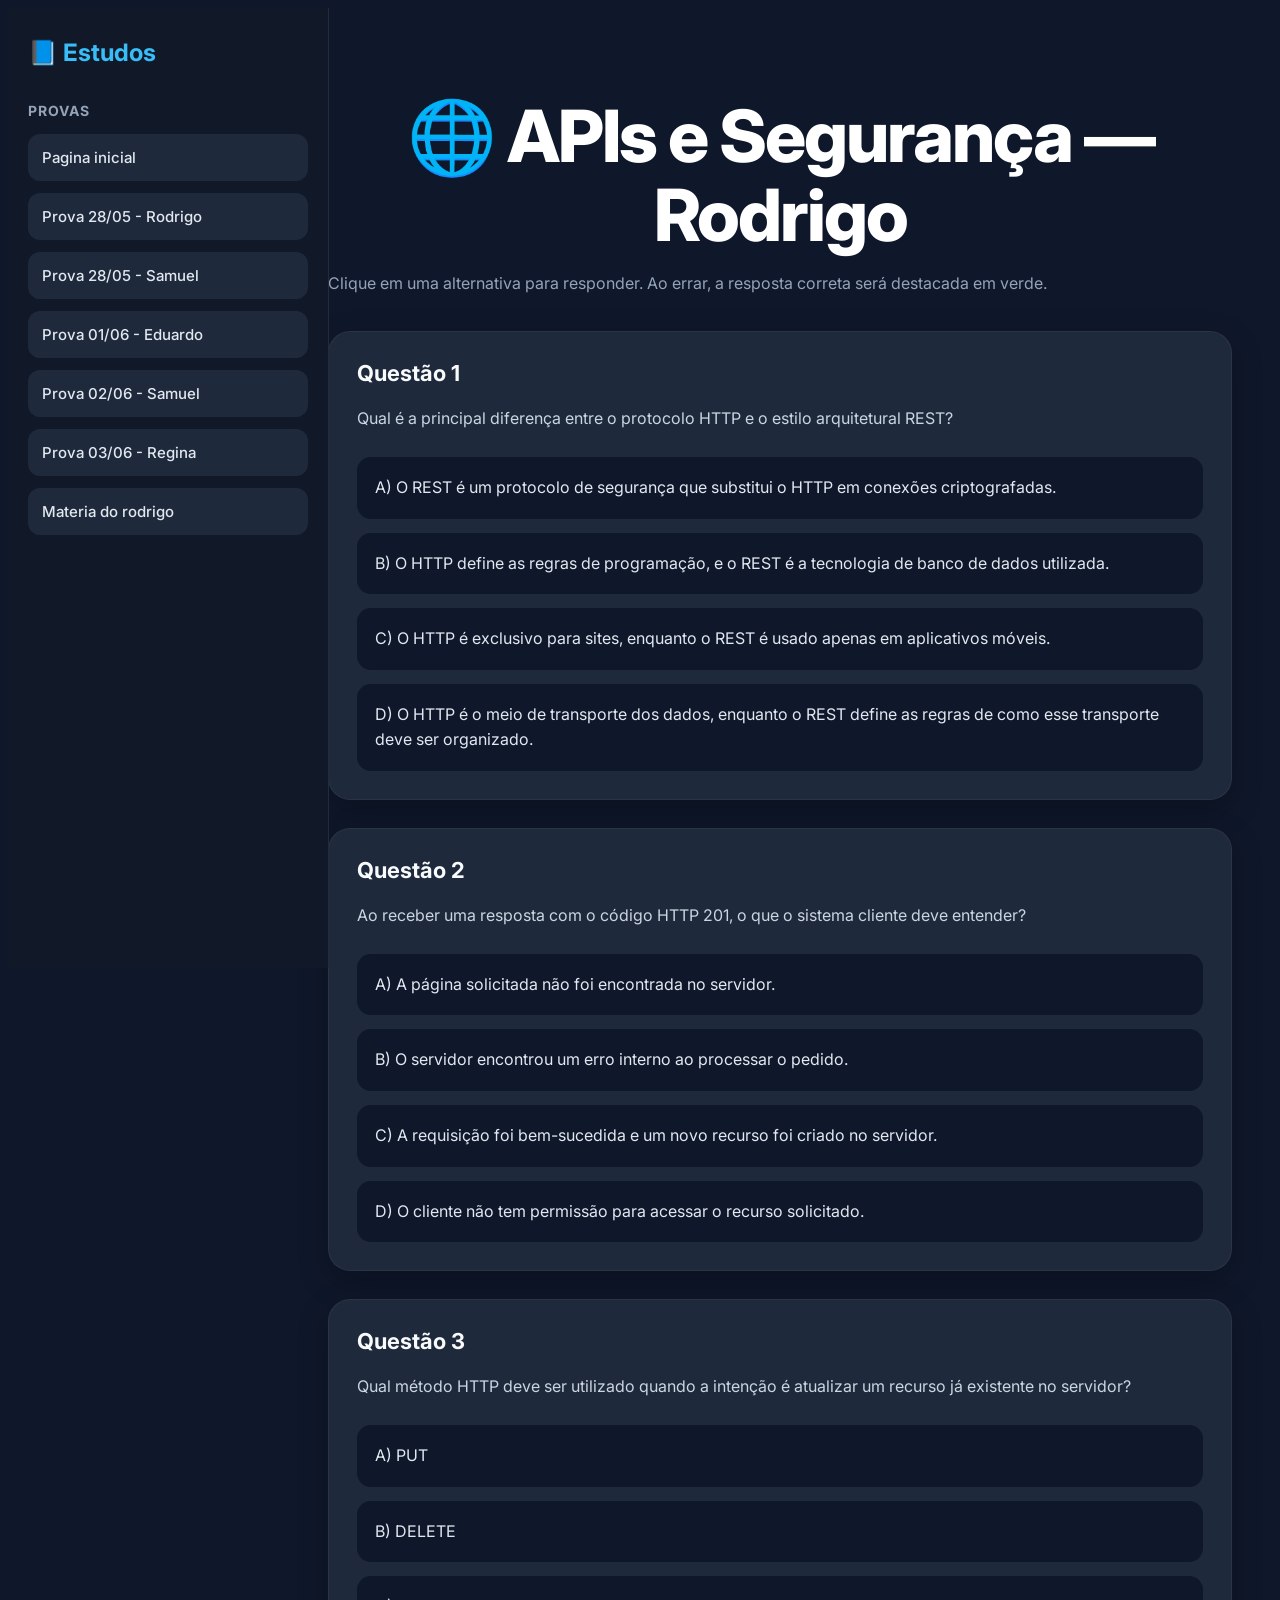
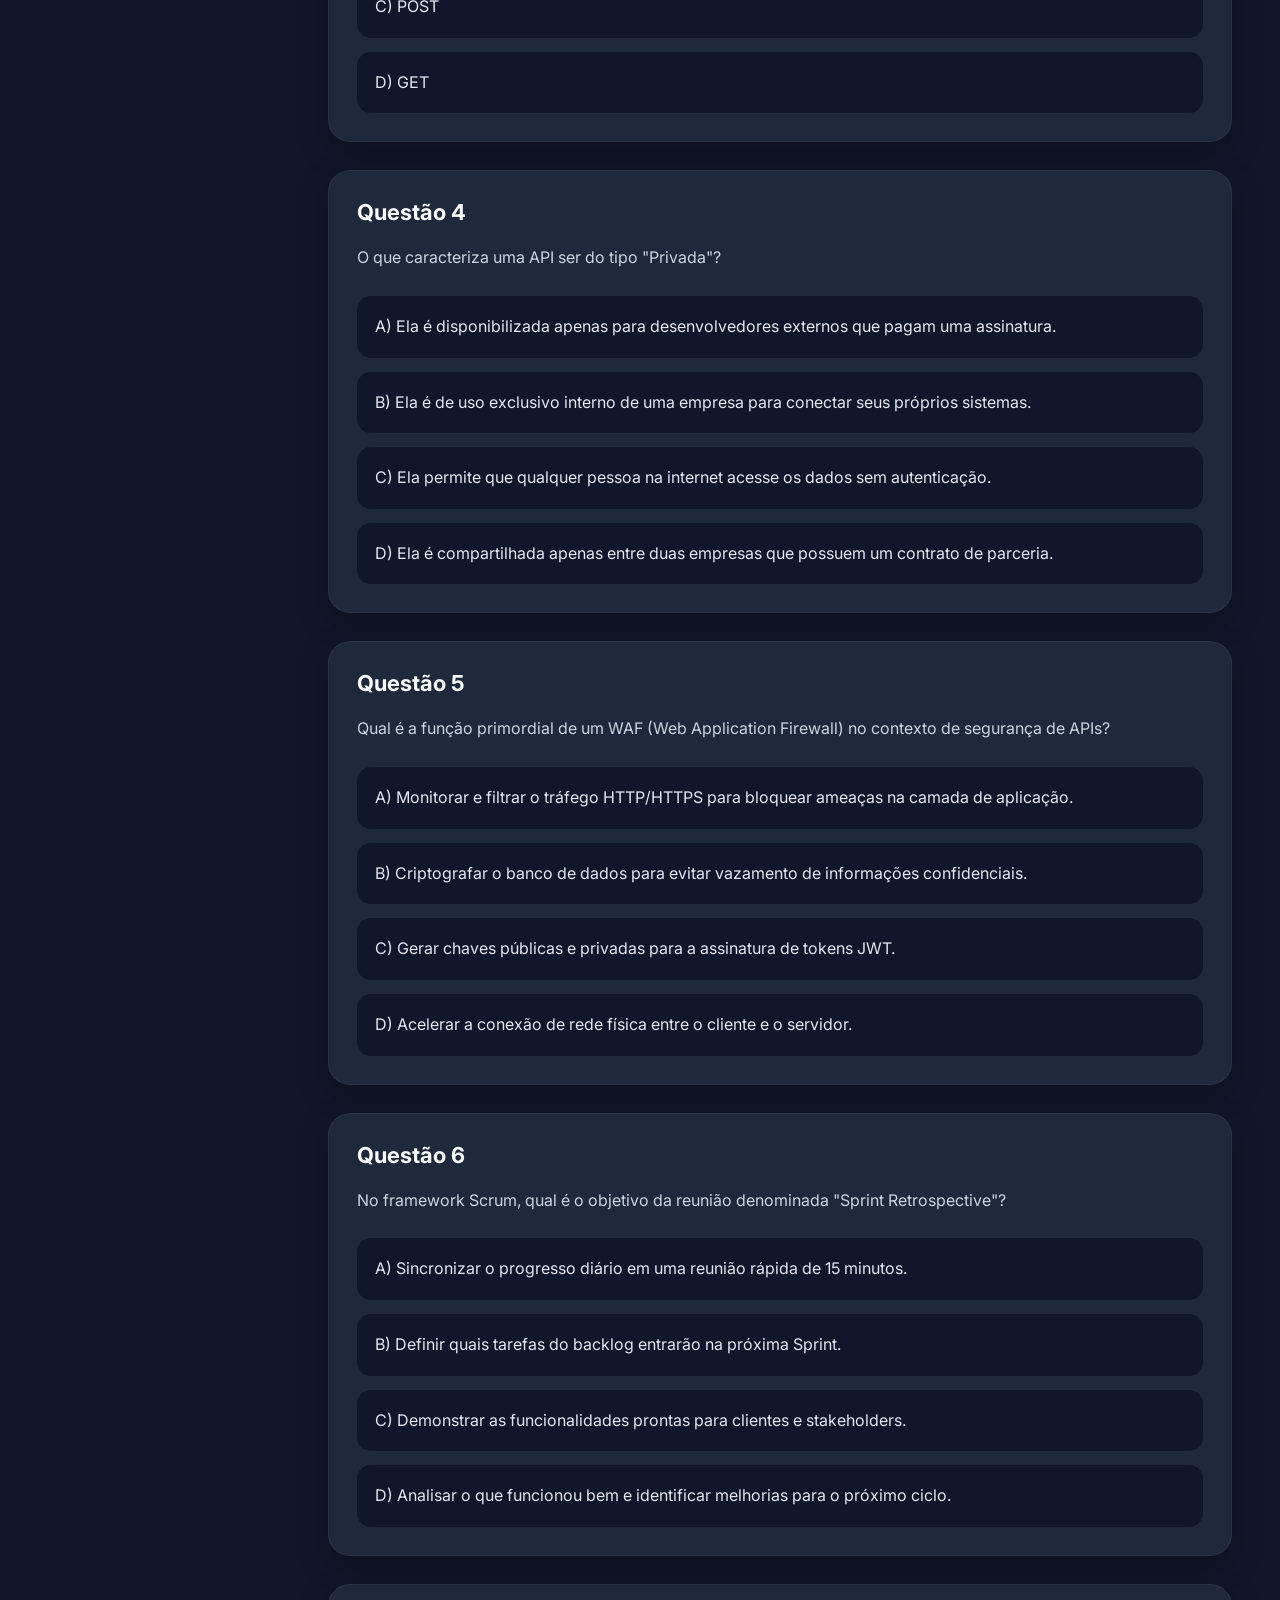
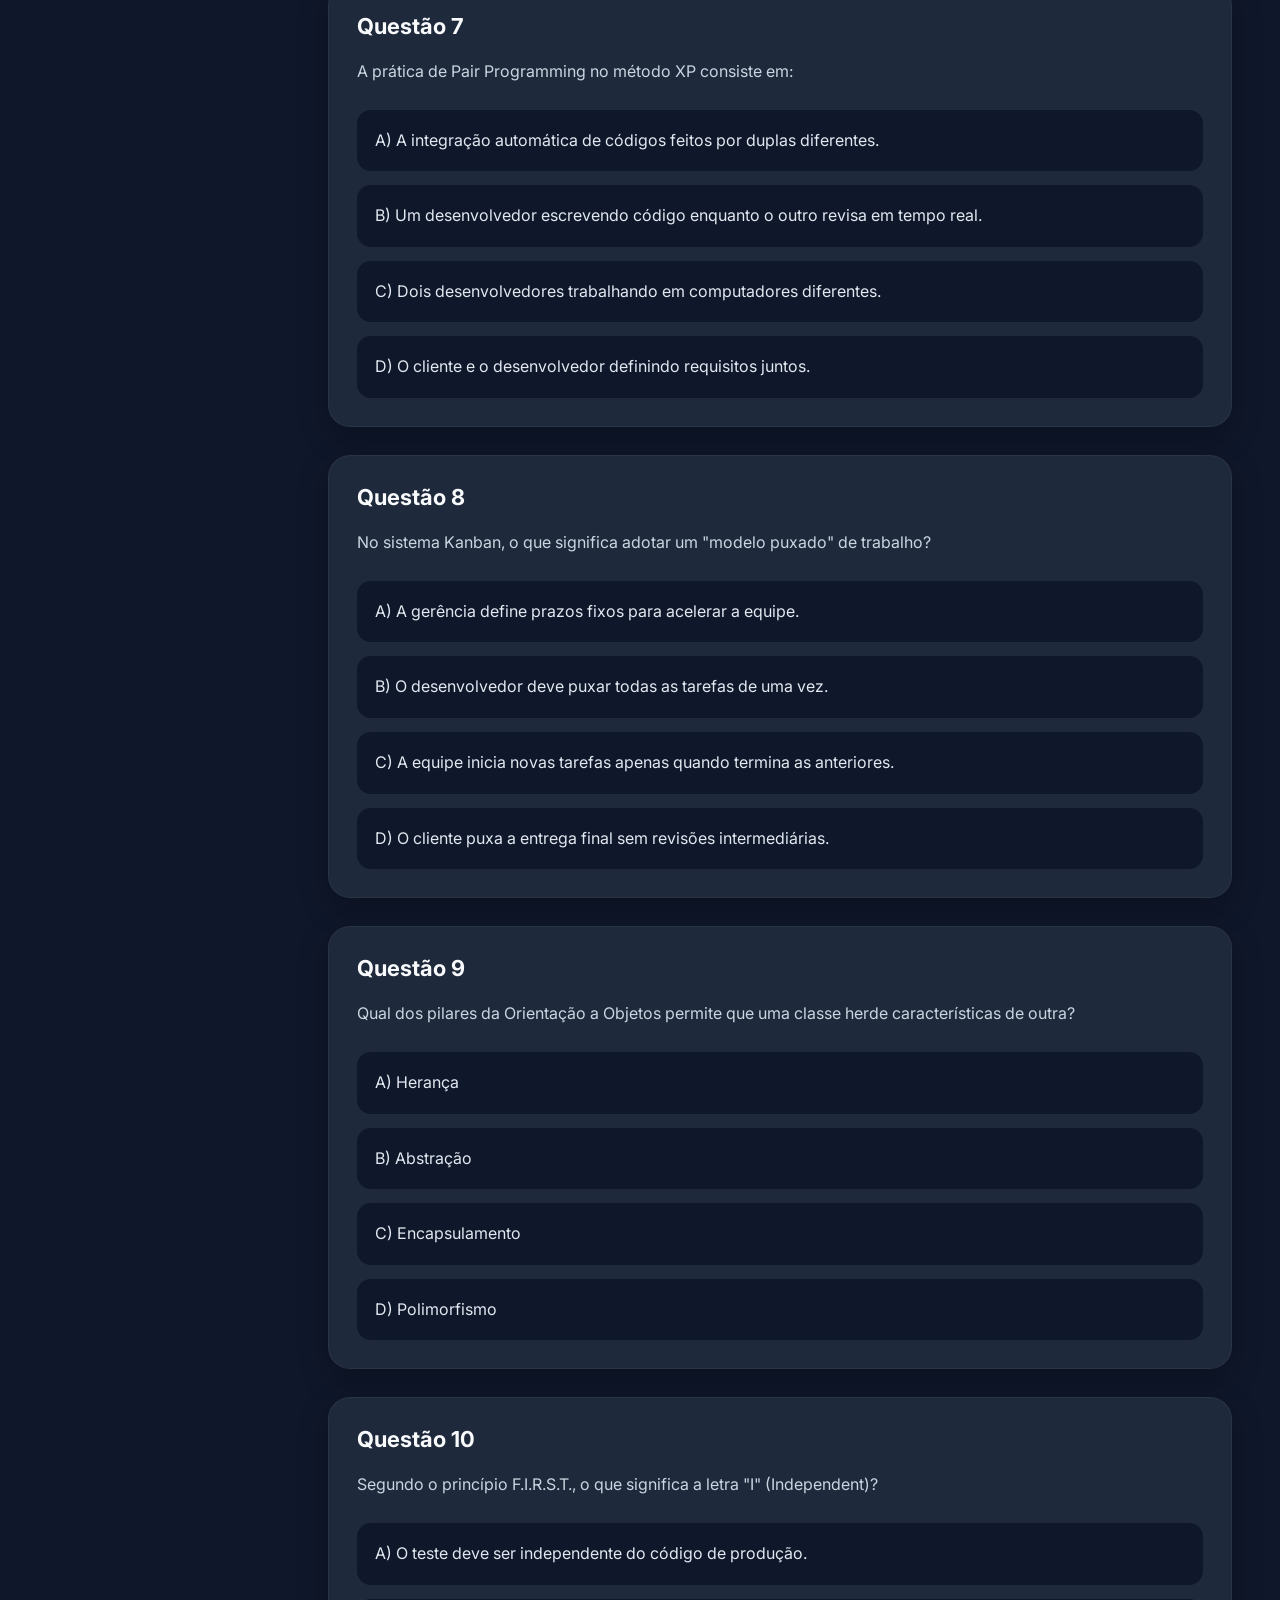
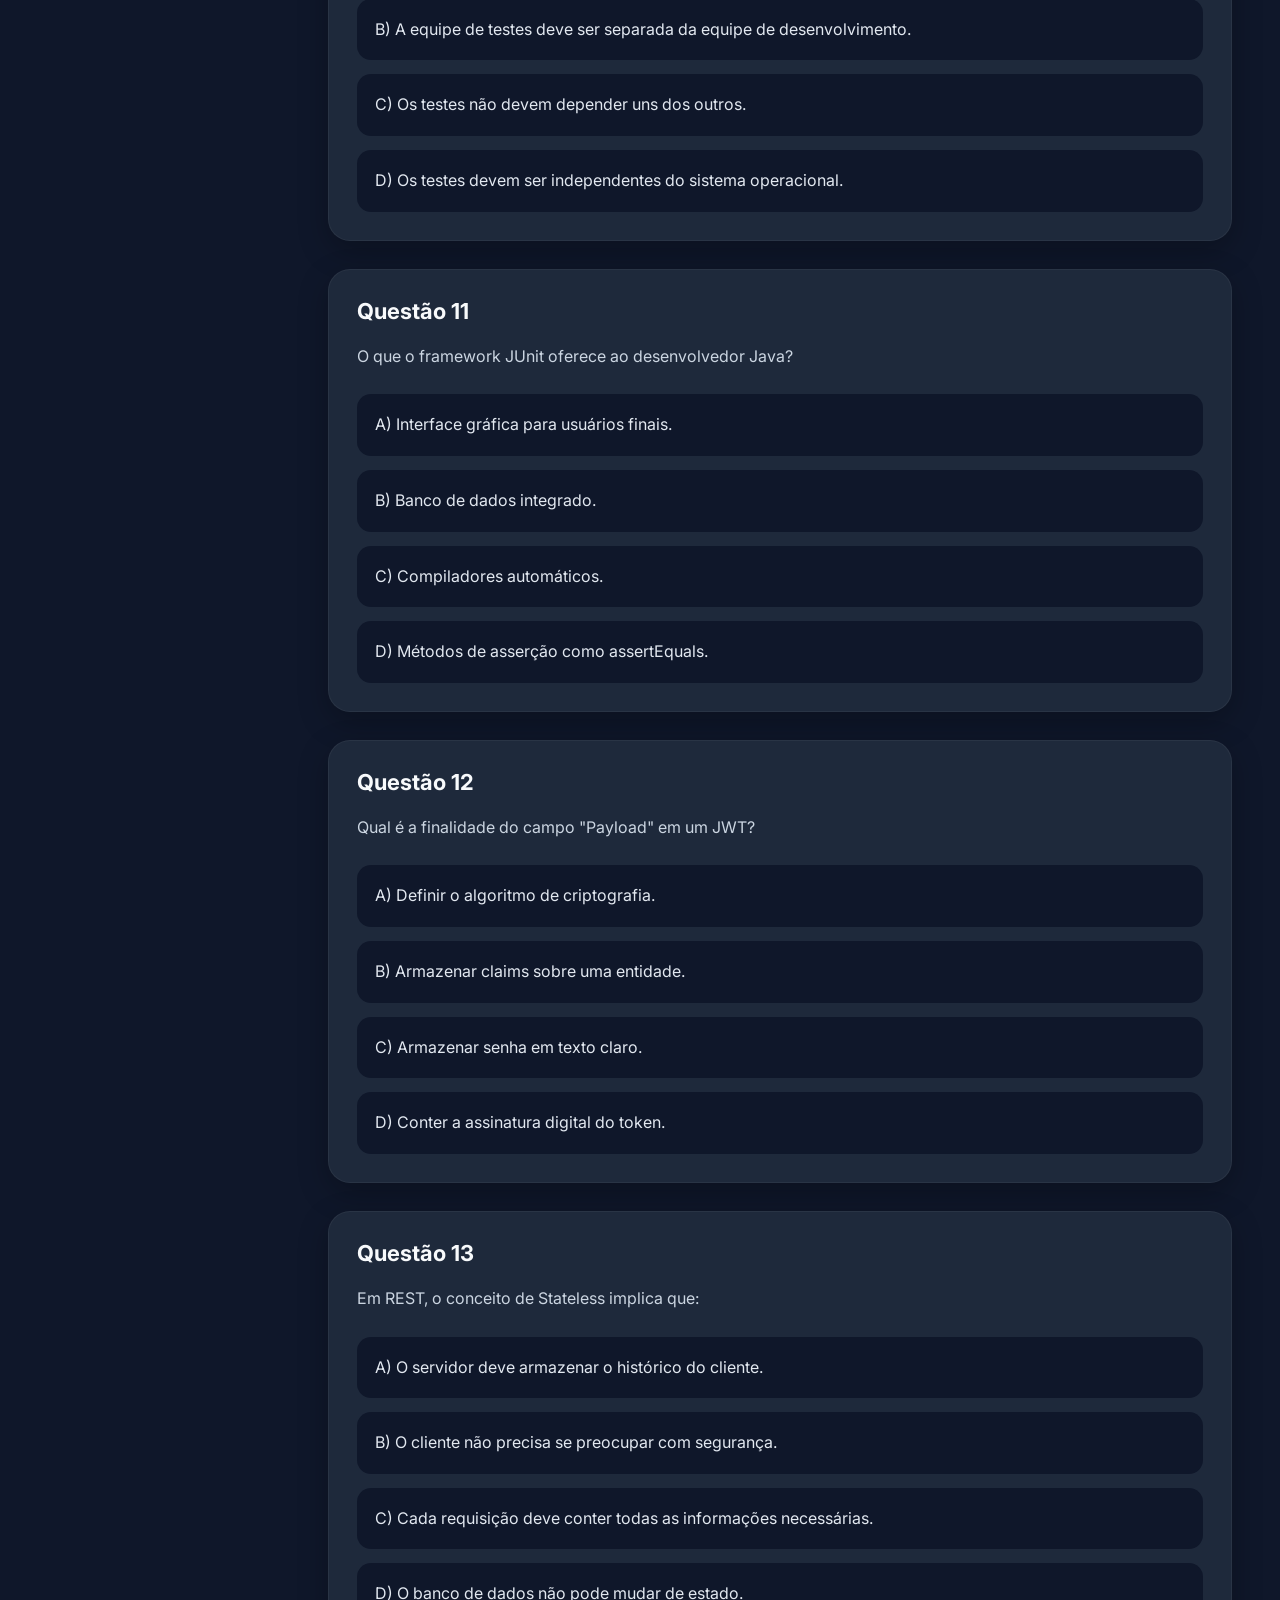
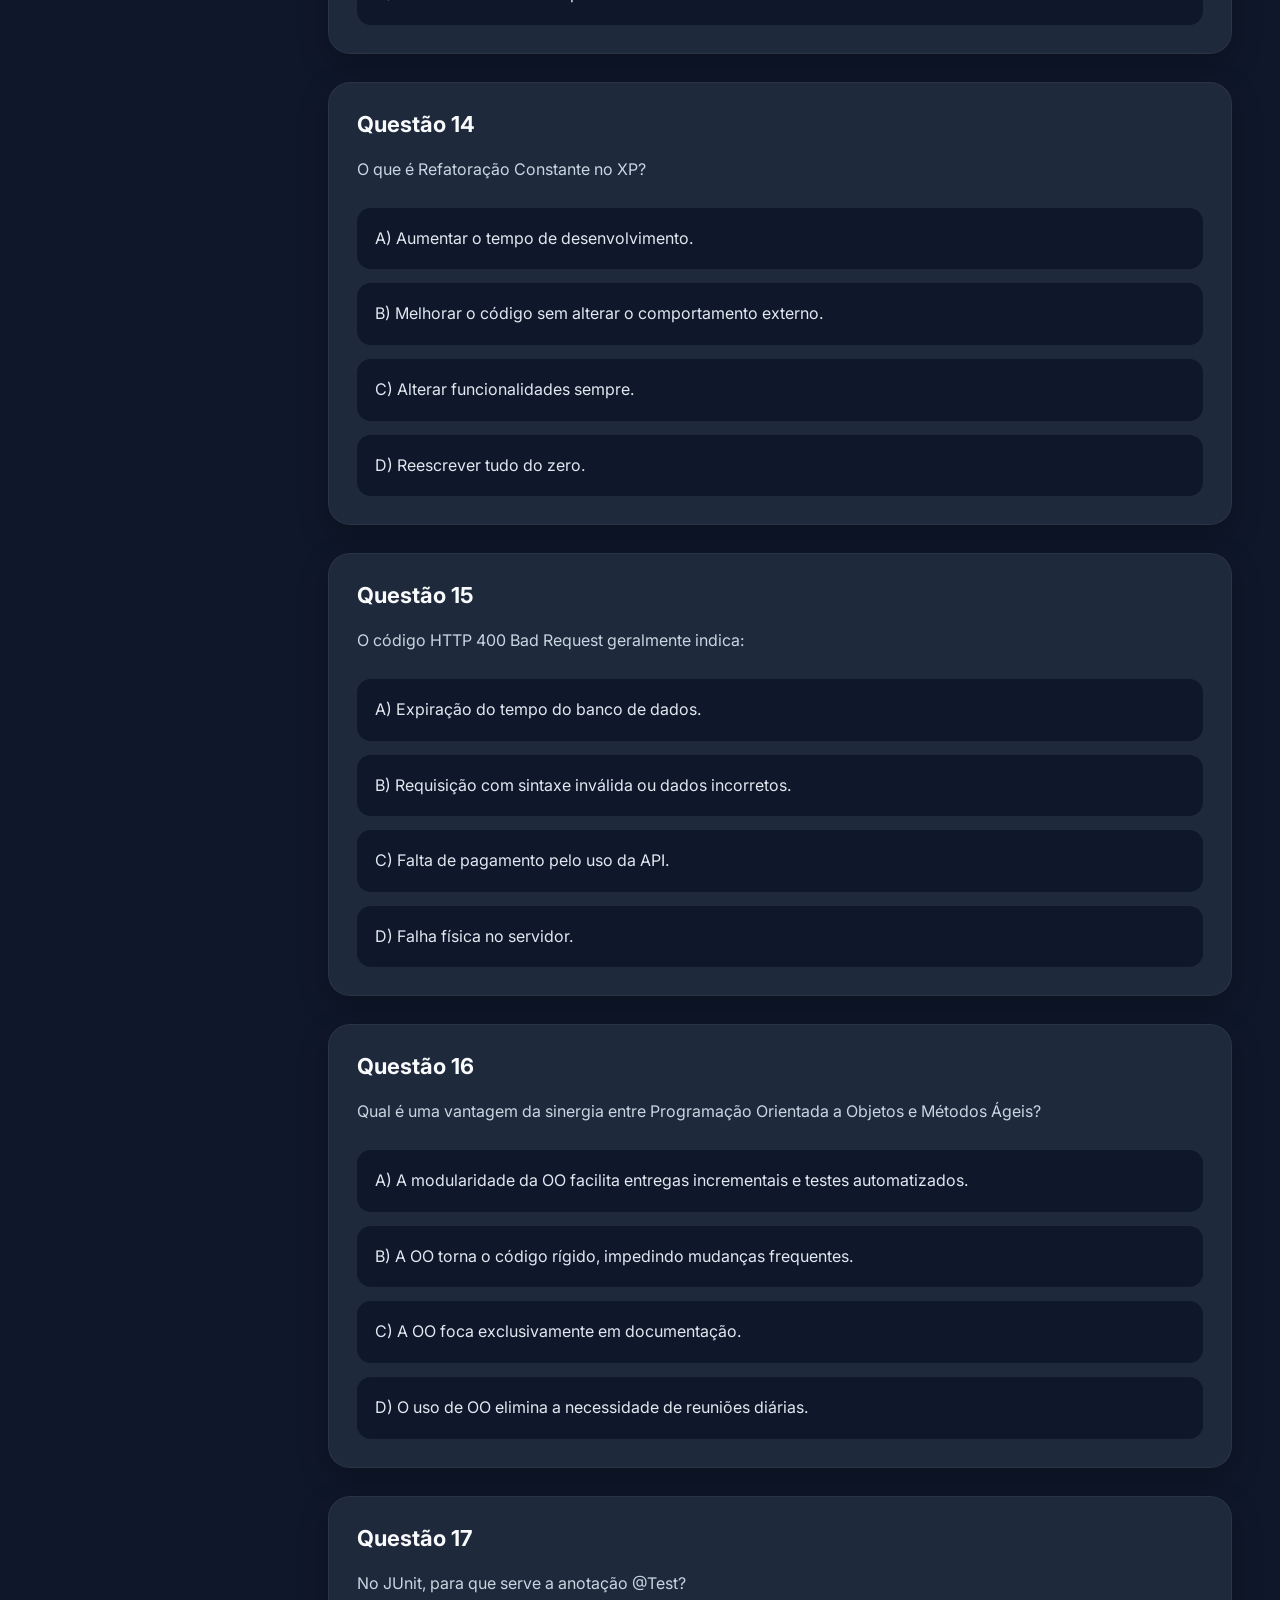
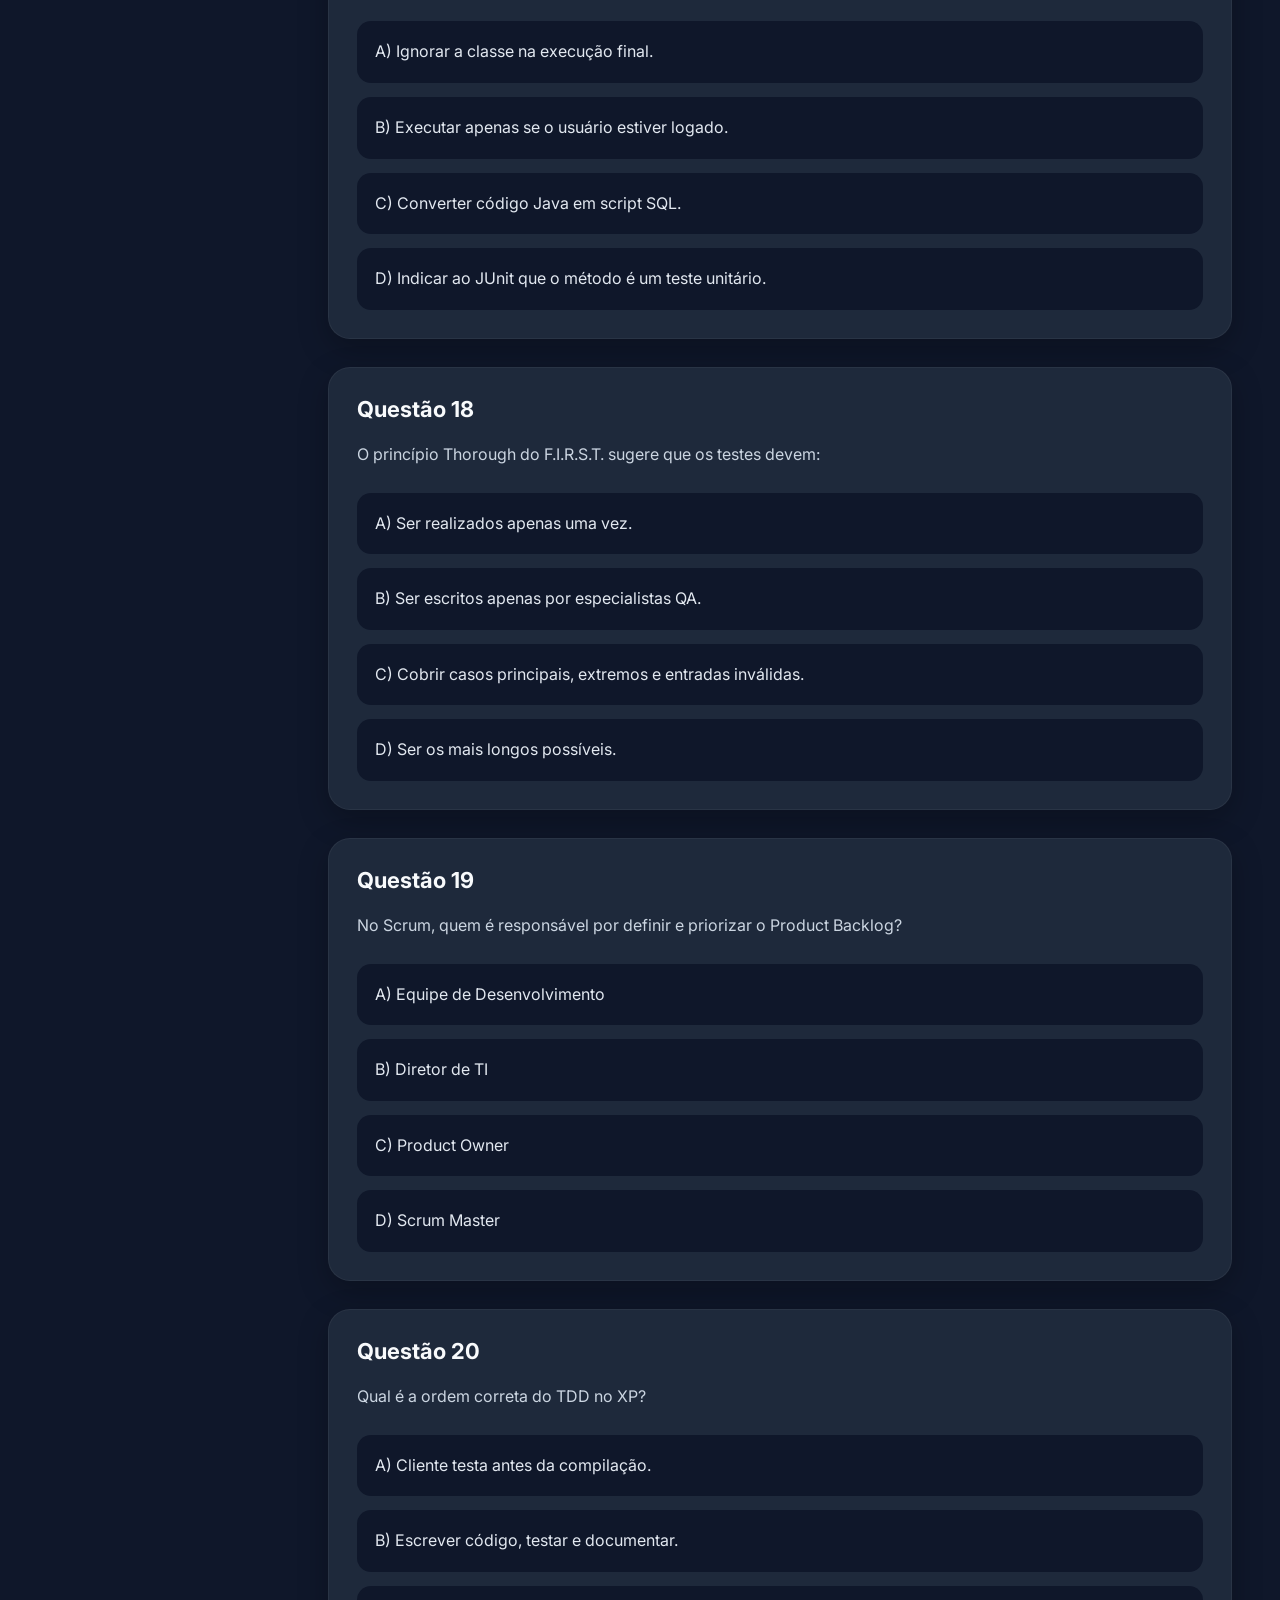
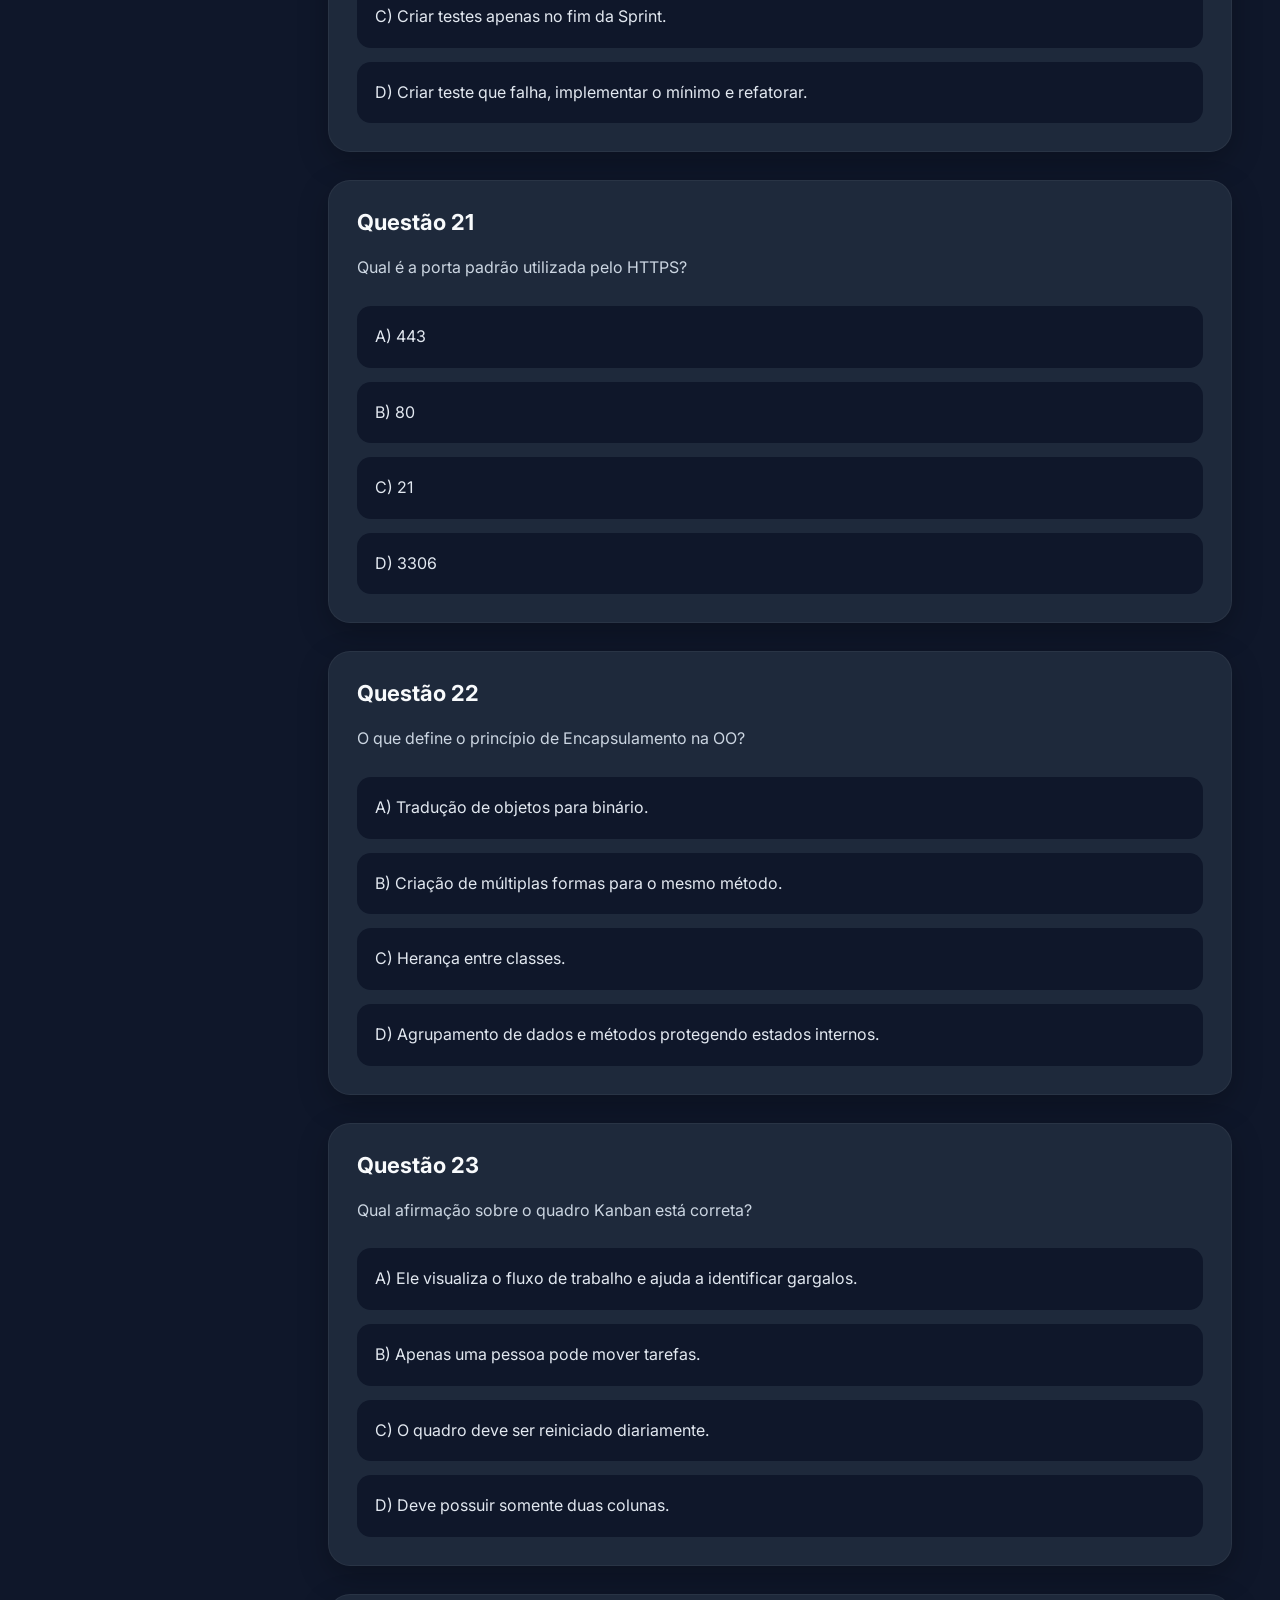
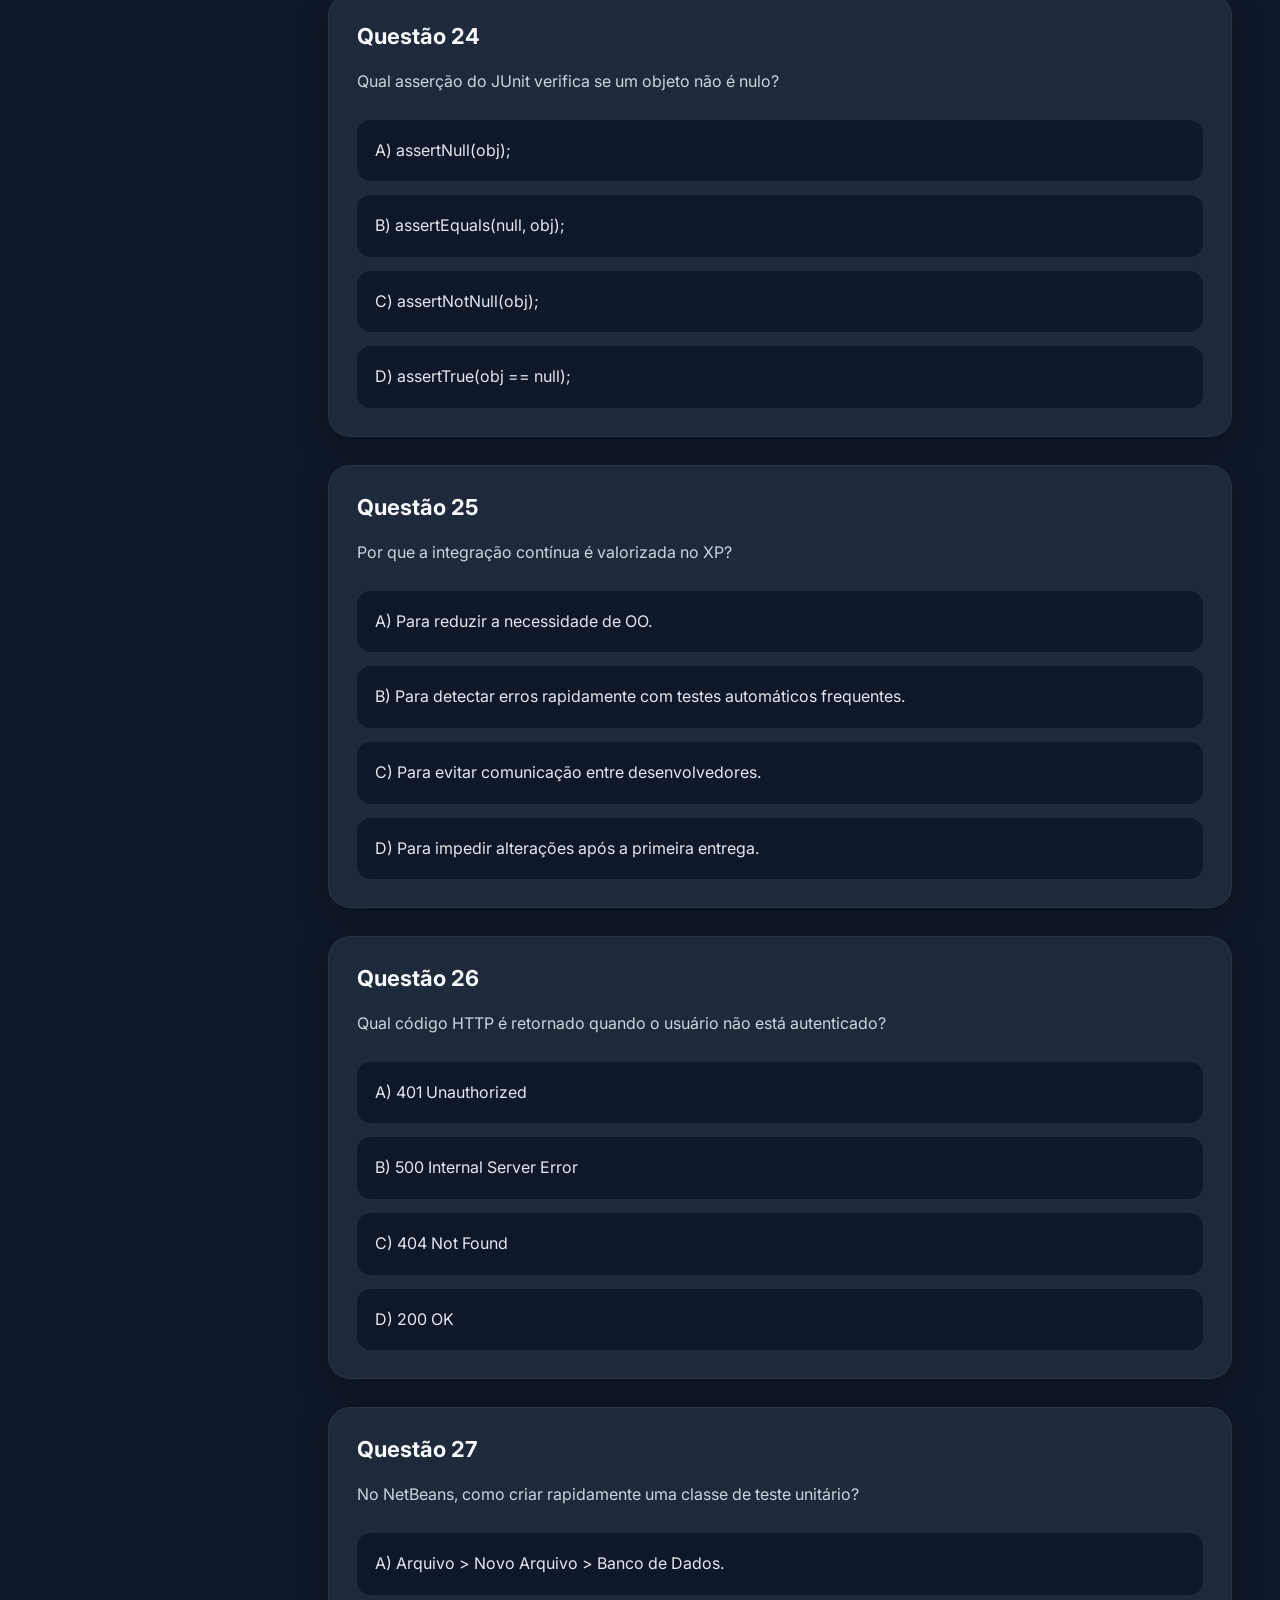
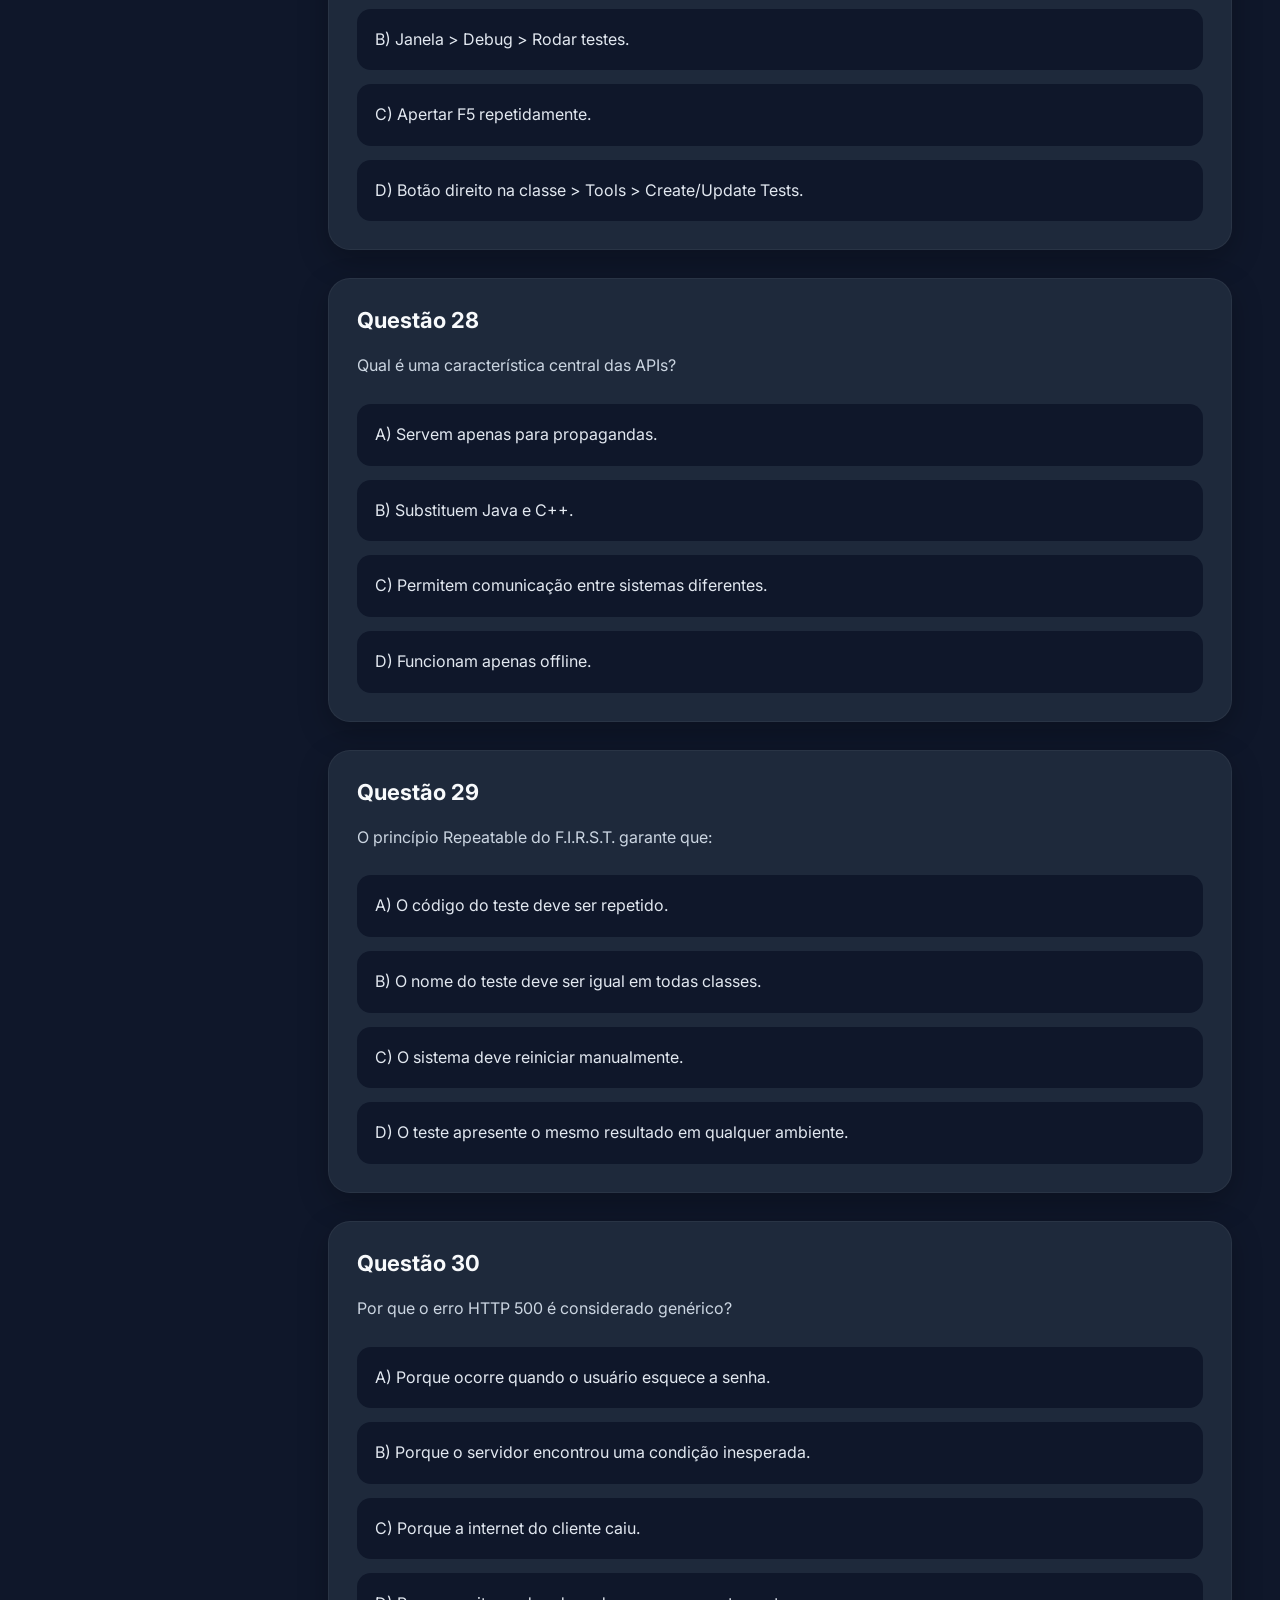
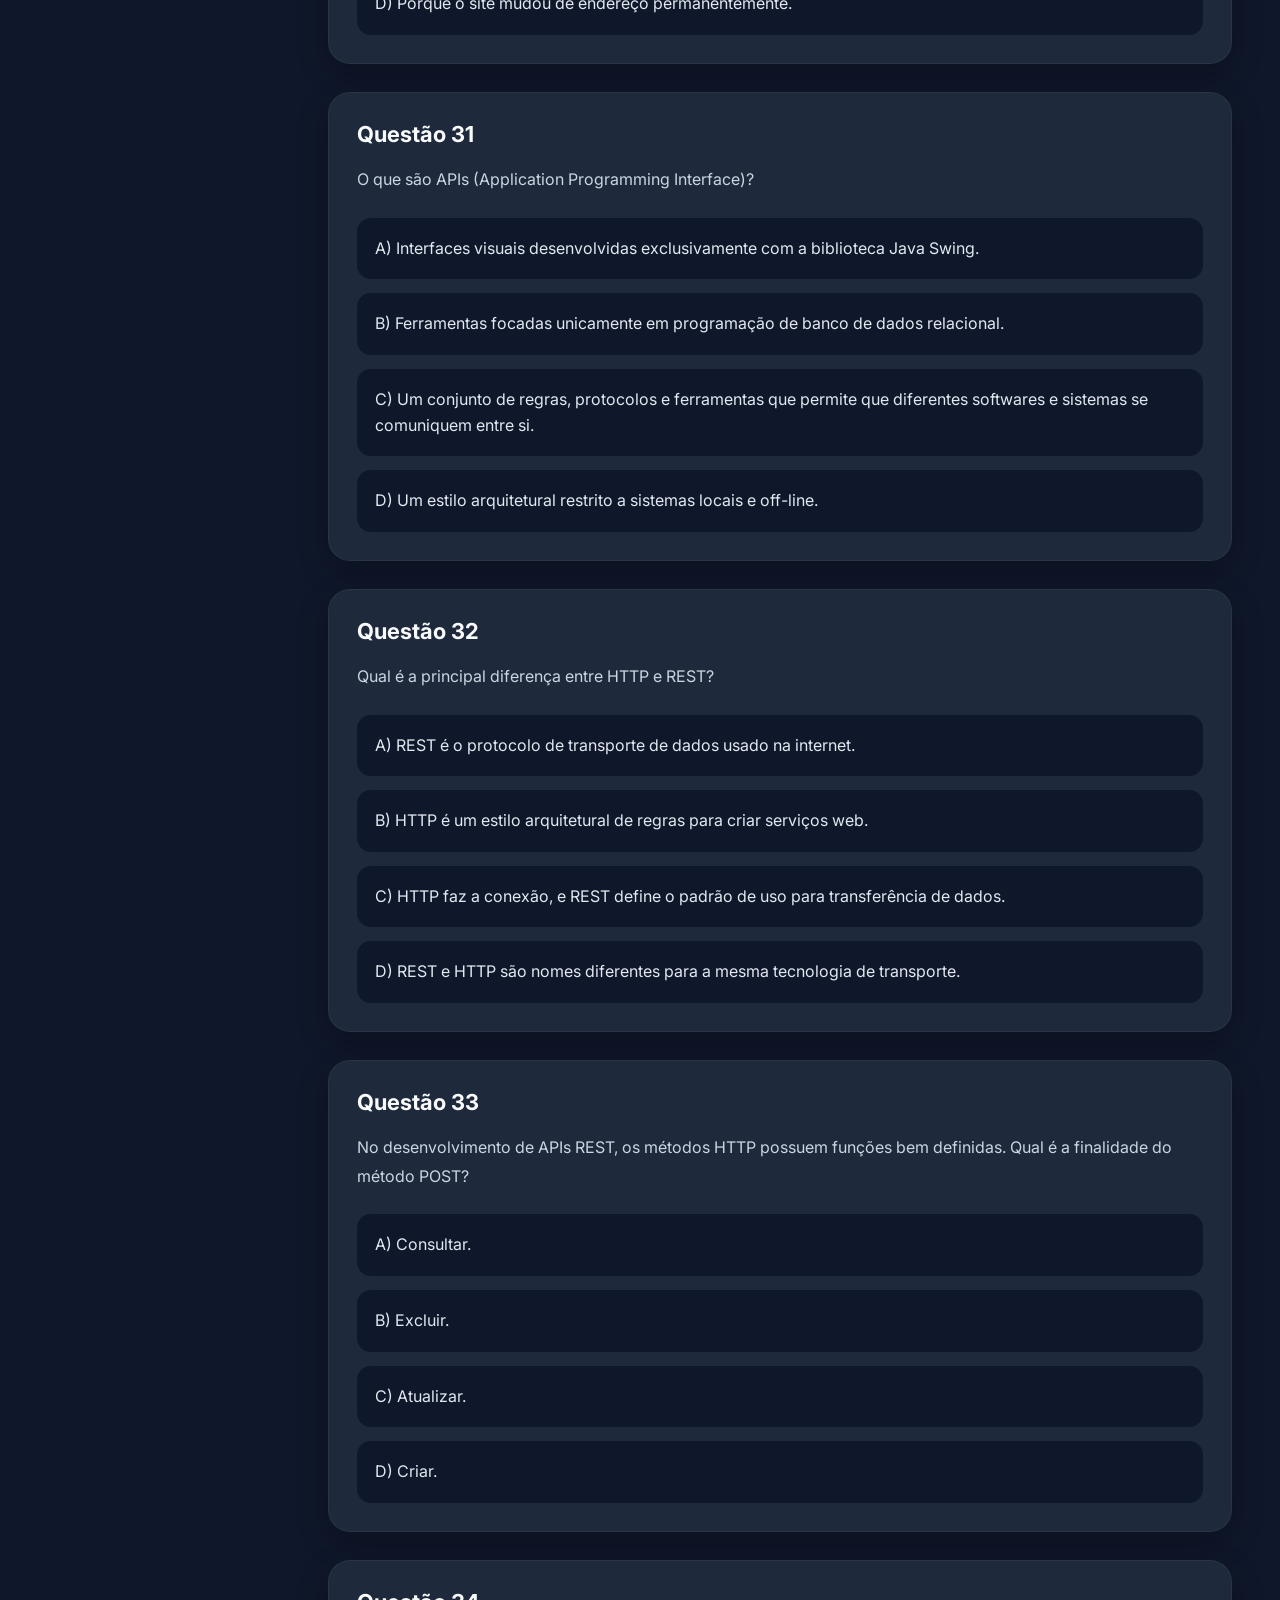
<file: rodrigo.html>
<!DOCTYPE html>
<html lang="pt-BR">

<head>
<meta charset="UTF-8">
<meta name="viewport" content="width=device-width, initial-scale=1.0">

<title>Prova 28/05 - Rodrigo</title>

<link href="https://fonts.googleapis.com/css2?family=Inter:wght@400;500;600;700;800&display=swap" rel="stylesheet">
<link rel="stylesheet" href="style.css">

</head>

<body>

<!-- SIDEBAR -->

<div class="sidebar">

    <div class="logo">
        📘 Estudos
    </div>

    <h2>Provas</h2>

    <div class="menu">
        <a href="index.html"> Pagina inicial</a>
        <a href="rodrigo.html">Prova 28/05 - Rodrigo</a>
        <a href="samuel1.html">Prova 28/05 - Samuel</a>
        <a href="eduardo.html">Prova 01/06 - Eduardo</a>
        <a href="samuel2.html">Prova 02/06 - Samuel</a>
        <a href="regina.html">Prova 03/06 - Regina</a>
        <a href="materiadorodrigo"> Materia do rodrigo </a>
    </div>

</div>

<!-- MAIN -->

<div class="main">

    <div class="header">

        <h1>
            🌐 APIs e Segurança — Rodrigo
        </h1>

        <p>
            Clique em uma alternativa para responder.
            Ao errar, a resposta correta será destacada em verde.
        </p>

    </div>

    <!-- QUESTÃO 1 -->

    <div class="question-card">

        <div class="question-title">
            Questão 1
        </div>

        <div class="question-text">
            Qual é a principal diferença entre o protocolo HTTP e o estilo arquitetural REST?
        </div>

        <div class="answers">

            <div class="answer" data-correct="false">
                A) O REST é um protocolo de segurança que substitui o HTTP em conexões criptografadas.
            </div>

            <div class="answer" data-correct="false">
                B) O HTTP define as regras de programação, e o REST é a tecnologia de banco de dados utilizada.
            </div>

            <div class="answer" data-correct="false">
                C) O HTTP é exclusivo para sites, enquanto o REST é usado apenas em aplicativos móveis.
            </div>

            <div class="answer" data-correct="true">
                D) O HTTP é o meio de transporte dos dados, enquanto o REST define as regras de como esse transporte deve ser organizado.
            </div>

        </div>

    </div>

    <!-- QUESTÃO 2 -->

    <div class="question-card">

        <div class="question-title">
            Questão 2
        </div>

        <div class="question-text">
            Ao receber uma resposta com o código HTTP 201, o que o sistema cliente deve entender?
        </div>

        <div class="answers">

            <div class="answer" data-correct="false">
                A) A página solicitada não foi encontrada no servidor.
            </div>

            <div class="answer" data-correct="false">
                B) O servidor encontrou um erro interno ao processar o pedido.
            </div>

            <div class="answer" data-correct="true">
                C) A requisição foi bem-sucedida e um novo recurso foi criado no servidor.
            </div>

            <div class="answer" data-correct="false">
                D) O cliente não tem permissão para acessar o recurso solicitado.
            </div>

        </div>

    </div>

    <!-- QUESTÃO 3 -->

    <div class="question-card">

        <div class="question-title">
            Questão 3
        </div>

        <div class="question-text">
            Qual método HTTP deve ser utilizado quando a intenção é atualizar um recurso já existente no servidor?
        </div>

        <div class="answers">

            <div class="answer" data-correct="true">
                A) PUT
            </div>

            <div class="answer" data-correct="false">
                B) DELETE
            </div>

            <div class="answer" data-correct="false">
                C) POST
            </div>

            <div class="answer" data-correct="false">
                D) GET
            </div>

        </div>

    </div>

    <!-- QUESTÃO 4 -->

    <div class="question-card">

        <div class="question-title">
            Questão 4
        </div>

        <div class="question-text">
            O que caracteriza uma API ser do tipo "Privada"?
        </div>

        <div class="answers">

            <div class="answer" data-correct="false">
                A) Ela é disponibilizada apenas para desenvolvedores externos que pagam uma assinatura.
            </div>

            <div class="answer" data-correct="true">
                B) Ela é de uso exclusivo interno de uma empresa para conectar seus próprios sistemas.
            </div>

            <div class="answer" data-correct="false">
                C) Ela permite que qualquer pessoa na internet acesse os dados sem autenticação.
            </div>

            <div class="answer" data-correct="false">
                D) Ela é compartilhada apenas entre duas empresas que possuem um contrato de parceria.
            </div>

        </div>

    </div>

    <!-- QUESTÃO 5 -->

    <div class="question-card">

        <div class="question-title">
            Questão 5
        </div>

        <div class="question-text">
            Qual é a função primordial de um WAF (Web Application Firewall) no contexto de segurança de APIs?
        </div>

        <div class="answers">

            <div class="answer" data-correct="true">
                A) Monitorar e filtrar o tráfego HTTP/HTTPS para bloquear ameaças na camada de aplicação.
            </div>

            <div class="answer" data-correct="false">
                B) Criptografar o banco de dados para evitar vazamento de informações confidenciais.
            </div>

            <div class="answer" data-correct="false">
                C) Gerar chaves públicas e privadas para a assinatura de tokens JWT.
            </div>

            <div class="answer" data-correct="false">
                D) Acelerar a conexão de rede física entre o cliente e o servidor.
            </div>

        </div>

    </div>

<!-- QUESTÃO 6 -->

<div class="question-card">

    <div class="question-title">
        Questão 6
    </div>

    <div class="question-text">
        No framework Scrum, qual é o objetivo da reunião denominada "Sprint Retrospective"?
    </div>

    <div class="answers">

        <div class="answer" data-correct="false">
            A) Sincronizar o progresso diário em uma reunião rápida de 15 minutos.
        </div>

        <div class="answer" data-correct="false">
            B) Definir quais tarefas do backlog entrarão na próxima Sprint.
        </div>

        <div class="answer" data-correct="false">
            C) Demonstrar as funcionalidades prontas para clientes e stakeholders.
        </div>

        <div class="answer" data-correct="true">
            D) Analisar o que funcionou bem e identificar melhorias para o próximo ciclo.
        </div>

    </div>

</div>

<!-- QUESTÃO 7 -->

<div class="question-card">

    <div class="question-title">
        Questão 7
    </div>

    <div class="question-text">
        A prática de Pair Programming no método XP consiste em:
    </div>

    <div class="answers">

        <div class="answer" data-correct="false">
            A) A integração automática de códigos feitos por duplas diferentes.
        </div>

        <div class="answer" data-correct="true">
            B) Um desenvolvedor escrevendo código enquanto o outro revisa em tempo real.
        </div>

        <div class="answer" data-correct="false">
            C) Dois desenvolvedores trabalhando em computadores diferentes.
        </div>

        <div class="answer" data-correct="false">
            D) O cliente e o desenvolvedor definindo requisitos juntos.
        </div>

    </div>

</div>

<!-- QUESTÃO 8 -->

<div class="question-card">

    <div class="question-title">
        Questão 8
    </div>

    <div class="question-text">
        No sistema Kanban, o que significa adotar um "modelo puxado" de trabalho?
    </div>

    <div class="answers">

        <div class="answer" data-correct="false">
            A) A gerência define prazos fixos para acelerar a equipe.
        </div>

        <div class="answer" data-correct="false">
            B) O desenvolvedor deve puxar todas as tarefas de uma vez.
        </div>

        <div class="answer" data-correct="true">
            C) A equipe inicia novas tarefas apenas quando termina as anteriores.
        </div>

        <div class="answer" data-correct="false">
            D) O cliente puxa a entrega final sem revisões intermediárias.
        </div>

    </div>

</div>

<!-- QUESTÃO 9 -->

<div class="question-card">

    <div class="question-title">
        Questão 9
    </div>

    <div class="question-text">
        Qual dos pilares da Orientação a Objetos permite que uma classe herde características de outra?
    </div>

    <div class="answers">

        <div class="answer" data-correct="true">
            A) Herança
        </div>

        <div class="answer" data-correct="false">
            B) Abstração
        </div>

        <div class="answer" data-correct="false">
            C) Encapsulamento
        </div>

        <div class="answer" data-correct="false">
            D) Polimorfismo
        </div>

    </div>

</div>

<!-- QUESTÃO 10 -->

<div class="question-card">

    <div class="question-title">
        Questão 10
    </div>

    <div class="question-text">
        Segundo o princípio F.I.R.S.T., o que significa a letra "I" (Independent)?
    </div>

    <div class="answers">

        <div class="answer" data-correct="false">
            A) O teste deve ser independente do código de produção.
        </div>

        <div class="answer" data-correct="false">
            B) A equipe de testes deve ser separada da equipe de desenvolvimento.
        </div>

        <div class="answer" data-correct="true">
            C) Os testes não devem depender uns dos outros.
        </div>

        <div class="answer" data-correct="false">
            D) Os testes devem ser independentes do sistema operacional.
        </div>

    </div>

</div>

<!-- QUESTÃO 11 -->

<div class="question-card">

    <div class="question-title">
        Questão 11
    </div>

    <div class="question-text">
        O que o framework JUnit oferece ao desenvolvedor Java?
    </div>

    <div class="answers">

        <div class="answer" data-correct="false">
            A) Interface gráfica para usuários finais.
        </div>

        <div class="answer" data-correct="false">
            B) Banco de dados integrado.
        </div>

        <div class="answer" data-correct="false">
            C) Compiladores automáticos.
        </div>

        <div class="answer" data-correct="true">
            D) Métodos de asserção como assertEquals.
        </div>

    </div>

</div>

<!-- QUESTÃO 12 -->

<div class="question-card">

    <div class="question-title">
        Questão 12
    </div>

    <div class="question-text">
        Qual é a finalidade do campo "Payload" em um JWT?
    </div>

    <div class="answers">

        <div class="answer" data-correct="false">
            A) Definir o algoritmo de criptografia.
        </div>

        <div class="answer" data-correct="true">
            B) Armazenar claims sobre uma entidade.
        </div>

        <div class="answer" data-correct="false">
            C) Armazenar senha em texto claro.
        </div>

        <div class="answer" data-correct="false">
            D) Conter a assinatura digital do token.
        </div>

    </div>

</div>

<!-- QUESTÃO 13 -->

<div class="question-card">

    <div class="question-title">
        Questão 13
    </div>

    <div class="question-text">
        Em REST, o conceito de Stateless implica que:
    </div>

    <div class="answers">

        <div class="answer" data-correct="false">
            A) O servidor deve armazenar o histórico do cliente.
        </div>

        <div class="answer" data-correct="false">
            B) O cliente não precisa se preocupar com segurança.
        </div>

        <div class="answer" data-correct="true">
            C) Cada requisição deve conter todas as informações necessárias.
        </div>

        <div class="answer" data-correct="false">
            D) O banco de dados não pode mudar de estado.
        </div>

    </div>

</div>

<!-- QUESTÃO 14 -->

<div class="question-card">

    <div class="question-title">
        Questão 14
    </div>

    <div class="question-text">
        O que é Refatoração Constante no XP?
    </div>

    <div class="answers">

        <div class="answer" data-correct="false">
            A) Aumentar o tempo de desenvolvimento.
        </div>

        <div class="answer" data-correct="true">
            B) Melhorar o código sem alterar o comportamento externo.
        </div>

        <div class="answer" data-correct="false">
            C) Alterar funcionalidades sempre.
        </div>

        <div class="answer" data-correct="false">
            D) Reescrever tudo do zero.
        </div>

    </div>

</div>

<!-- QUESTÃO 15 -->

<div class="question-card">

    <div class="question-title">
        Questão 15
    </div>

    <div class="question-text">
        O código HTTP 400 Bad Request geralmente indica:
    </div>

    <div class="answers">

        <div class="answer" data-correct="false">
            A) Expiração do tempo do banco de dados.
        </div>

        <div class="answer" data-correct="true">
            B) Requisição com sintaxe inválida ou dados incorretos.
        </div>

        <div class="answer" data-correct="false">
            C) Falta de pagamento pelo uso da API.
        </div>

        <div class="answer" data-correct="false">
            D) Falha física no servidor.
        </div>

    </div>

</div>

<!-- QUESTÃO 16 -->

<div class="question-card">

    <div class="question-title">
        Questão 16
    </div>

    <div class="question-text">
        Qual é uma vantagem da sinergia entre Programação Orientada a Objetos e Métodos Ágeis?
    </div>

    <div class="answers">

        <div class="answer" data-correct="true">
            A) A modularidade da OO facilita entregas incrementais e testes automatizados.
        </div>

        <div class="answer" data-correct="false">
            B) A OO torna o código rígido, impedindo mudanças frequentes.
        </div>

        <div class="answer" data-correct="false">
            C) A OO foca exclusivamente em documentação.
        </div>

        <div class="answer" data-correct="false">
            D) O uso de OO elimina a necessidade de reuniões diárias.
        </div>

    </div>

</div>

<!-- QUESTÃO 17 -->

<div class="question-card">

    <div class="question-title">
        Questão 17
    </div>

    <div class="question-text">
        No JUnit, para que serve a anotação @Test?
    </div>

    <div class="answers">

        <div class="answer" data-correct="false">
            A) Ignorar a classe na execução final.
        </div>

        <div class="answer" data-correct="false">
            B) Executar apenas se o usuário estiver logado.
        </div>

        <div class="answer" data-correct="false">
            C) Converter código Java em script SQL.
        </div>

        <div class="answer" data-correct="true">
            D) Indicar ao JUnit que o método é um teste unitário.
        </div>

    </div>

</div>

<!-- QUESTÃO 18 -->

<div class="question-card">

    <div class="question-title">
        Questão 18
    </div>

    <div class="question-text">
        O princípio Thorough do F.I.R.S.T. sugere que os testes devem:
    </div>

    <div class="answers">

        <div class="answer" data-correct="false">
            A) Ser realizados apenas uma vez.
        </div>

        <div class="answer" data-correct="false">
            B) Ser escritos apenas por especialistas QA.
        </div>

        <div class="answer" data-correct="true">
            C) Cobrir casos principais, extremos e entradas inválidas.
        </div>

        <div class="answer" data-correct="false">
            D) Ser os mais longos possíveis.
        </div>

    </div>

</div>

<!-- QUESTÃO 19 -->

<div class="question-card">

    <div class="question-title">
        Questão 19
    </div>

    <div class="question-text">
        No Scrum, quem é responsável por definir e priorizar o Product Backlog?
    </div>

    <div class="answers">

        <div class="answer" data-correct="false">
            A) Equipe de Desenvolvimento
        </div>

        <div class="answer" data-correct="false">
            B) Diretor de TI
        </div>

        <div class="answer" data-correct="true">
            C) Product Owner
        </div>

        <div class="answer" data-correct="false">
            D) Scrum Master
        </div>

    </div>

</div>

<!-- QUESTÃO 20 -->

<div class="question-card">

    <div class="question-title">
        Questão 20
    </div>

    <div class="question-text">
        Qual é a ordem correta do TDD no XP?
    </div>

    <div class="answers">

        <div class="answer" data-correct="false">
            A) Cliente testa antes da compilação.
        </div>

        <div class="answer" data-correct="false">
            B) Escrever código, testar e documentar.
        </div>

        <div class="answer" data-correct="false">
            C) Criar testes apenas no fim da Sprint.
        </div>

        <div class="answer" data-correct="true">
            D) Criar teste que falha, implementar o mínimo e refatorar.
        </div>

    </div>

</div>

<!-- QUESTÃO 21 -->

<div class="question-card">

    <div class="question-title">
        Questão 21
    </div>

    <div class="question-text">
        Qual é a porta padrão utilizada pelo HTTPS?
    </div>

    <div class="answers">

        <div class="answer" data-correct="true">
            A) 443
        </div>

        <div class="answer" data-correct="false">
            B) 80
        </div>

        <div class="answer" data-correct="false">
            C) 21
        </div>

        <div class="answer" data-correct="false">
            D) 3306
        </div>

    </div>

</div>

<!-- QUESTÃO 22 -->

<div class="question-card">

    <div class="question-title">
        Questão 22
    </div>

    <div class="question-text">
        O que define o princípio de Encapsulamento na OO?
    </div>

    <div class="answers">

        <div class="answer" data-correct="false">
            A) Tradução de objetos para binário.
        </div>

        <div class="answer" data-correct="false">
            B) Criação de múltiplas formas para o mesmo método.
        </div>

        <div class="answer" data-correct="false">
            C) Herança entre classes.
        </div>

        <div class="answer" data-correct="true">
            D) Agrupamento de dados e métodos protegendo estados internos.
        </div>

    </div>

</div>

<!-- QUESTÃO 23 -->

<div class="question-card">

    <div class="question-title">
        Questão 23
    </div>

    <div class="question-text">
        Qual afirmação sobre o quadro Kanban está correta?
    </div>

    <div class="answers">

        <div class="answer" data-correct="true">
            A) Ele visualiza o fluxo de trabalho e ajuda a identificar gargalos.
        </div>

        <div class="answer" data-correct="false">
            B) Apenas uma pessoa pode mover tarefas.
        </div>

        <div class="answer" data-correct="false">
            C) O quadro deve ser reiniciado diariamente.
        </div>

        <div class="answer" data-correct="false">
            D) Deve possuir somente duas colunas.
        </div>

    </div>

</div>

<!-- QUESTÃO 24 -->

<div class="question-card">

    <div class="question-title">
        Questão 24
    </div>

    <div class="question-text">
        Qual asserção do JUnit verifica se um objeto não é nulo?
    </div>

    <div class="answers">

        <div class="answer" data-correct="false">
            A) assertNull(obj);
        </div>

        <div class="answer" data-correct="false">
            B) assertEquals(null, obj);
        </div>

        <div class="answer" data-correct="true">
            C) assertNotNull(obj);
        </div>

        <div class="answer" data-correct="false">
            D) assertTrue(obj == null);
        </div>

    </div>

</div>

<!-- QUESTÃO 25 -->

<div class="question-card">

    <div class="question-title">
        Questão 25
    </div>

    <div class="question-text">
        Por que a integração contínua é valorizada no XP?
    </div>

    <div class="answers">

        <div class="answer" data-correct="false">
            A) Para reduzir a necessidade de OO.
        </div>

        <div class="answer" data-correct="true">
            B) Para detectar erros rapidamente com testes automáticos frequentes.
        </div>

        <div class="answer" data-correct="false">
            C) Para evitar comunicação entre desenvolvedores.
        </div>

        <div class="answer" data-correct="false">
            D) Para impedir alterações após a primeira entrega.
        </div>

    </div>

</div>

<!-- QUESTÃO 26 -->

<div class="question-card">

    <div class="question-title">
        Questão 26
    </div>

    <div class="question-text">
        Qual código HTTP é retornado quando o usuário não está autenticado?
    </div>

    <div class="answers">

        <div class="answer" data-correct="true">
            A) 401 Unauthorized
        </div>

        <div class="answer" data-correct="false">
            B) 500 Internal Server Error
        </div>

        <div class="answer" data-correct="false">
            C) 404 Not Found
        </div>

        <div class="answer" data-correct="false">
            D) 200 OK
        </div>

    </div>

</div>

<!-- QUESTÃO 27 -->

<div class="question-card">

    <div class="question-title">
        Questão 27
    </div>

    <div class="question-text">
        No NetBeans, como criar rapidamente uma classe de teste unitário?
    </div>

    <div class="answers">

        <div class="answer" data-correct="false">
            A) Arquivo > Novo Arquivo > Banco de Dados.
        </div>

        <div class="answer" data-correct="false">
            B) Janela > Debug > Rodar testes.
        </div>

        <div class="answer" data-correct="false">
            C) Apertar F5 repetidamente.
        </div>

        <div class="answer" data-correct="true">
            D) Botão direito na classe > Tools > Create/Update Tests.
        </div>

    </div>

</div>

<!-- QUESTÃO 28 -->

<div class="question-card">

    <div class="question-title">
        Questão 28
    </div>

    <div class="question-text">
        Qual é uma característica central das APIs?
    </div>

    <div class="answers">

        <div class="answer" data-correct="false">
            A) Servem apenas para propagandas.
        </div>

        <div class="answer" data-correct="false">
            B) Substituem Java e C++.
        </div>

        <div class="answer" data-correct="true">
            C) Permitem comunicação entre sistemas diferentes.
        </div>

        <div class="answer" data-correct="false">
            D) Funcionam apenas offline.
        </div>

    </div>

</div>

<!-- QUESTÃO 29 -->

<div class="question-card">

    <div class="question-title">
        Questão 29
    </div>

    <div class="question-text">
        O princípio Repeatable do F.I.R.S.T. garante que:
    </div>

    <div class="answers">

        <div class="answer" data-correct="false">
            A) O código do teste deve ser repetido.
        </div>

        <div class="answer" data-correct="false">
            B) O nome do teste deve ser igual em todas classes.
        </div>

        <div class="answer" data-correct="false">
            C) O sistema deve reiniciar manualmente.
        </div>

        <div class="answer" data-correct="true">
            D) O teste apresente o mesmo resultado em qualquer ambiente.
        </div>

    </div>

</div>

<!-- QUESTÃO 30 -->

<div class="question-card">

    <div class="question-title">
        Questão 30
    </div>

    <div class="question-text">
        Por que o erro HTTP 500 é considerado genérico?
    </div>

    <div class="answers">

        <div class="answer" data-correct="false">
            A) Porque ocorre quando o usuário esquece a senha.
        </div>

        <div class="answer" data-correct="true">
            B) Porque o servidor encontrou uma condição inesperada.
        </div>

        <div class="answer" data-correct="false">
            C) Porque a internet do cliente caiu.
        </div>

        <div class="answer" data-correct="false">
            D) Porque o site mudou de endereço permanentemente.
        </div>

    </div>

</div>
<!-- QUESTÃO 31 -->

<div class="question-card">

    <div class="question-title">
        Questão 31
    </div>

    <div class="question-text">
        O que são APIs (Application Programming Interface)?
    </div>

    <div class="answers">

        <div class="answer" data-correct="false">
            A) Interfaces visuais desenvolvidas exclusivamente com a biblioteca Java Swing.
        </div>

        <div class="answer" data-correct="false">
            B) Ferramentas focadas unicamente em programação de banco de dados relacional.
        </div>

        <div class="answer" data-correct="true">
            C) Um conjunto de regras, protocolos e ferramentas que permite que diferentes softwares e sistemas se comuniquem entre si.
        </div>

        <div class="answer" data-correct="false">
            D) Um estilo arquitetural restrito a sistemas locais e off-line.
        </div>

    </div>

</div>

<!-- QUESTÃO 32 -->

<div class="question-card">

    <div class="question-title">
        Questão 32
    </div>

    <div class="question-text">
        Qual é a principal diferença entre HTTP e REST?
    </div>

    <div class="answers">

        <div class="answer" data-correct="false">
            A) REST é o protocolo de transporte de dados usado na internet.
        </div>

        <div class="answer" data-correct="false">
            B) HTTP é um estilo arquitetural de regras para criar serviços web.
        </div>

        <div class="answer" data-correct="true">
            C) HTTP faz a conexão, e REST define o padrão de uso para transferência de dados.
        </div>

        <div class="answer" data-correct="false">
            D) REST e HTTP são nomes diferentes para a mesma tecnologia de transporte.
        </div>

    </div>

</div>

<!-- QUESTÃO 33 -->

<div class="question-card">

    <div class="question-title">
        Questão 33
    </div>

    <div class="question-text">
        No desenvolvimento de APIs REST, os métodos HTTP possuem funções bem definidas. Qual é a finalidade do método POST?
    </div>

    <div class="answers">

        <div class="answer" data-correct="false">
            A) Consultar.
        </div>

        <div class="answer" data-correct="false">
            B) Excluir.
        </div>

        <div class="answer" data-correct="false">
            C) Atualizar.
        </div>

        <div class="answer" data-correct="true">
            D) Criar.
        </div>

    </div>

</div>

<!-- QUESTÃO 34 -->

<div class="question-card">

    <div class="question-title">
        Questão 34
    </div>

    <div class="question-text">
        Ao consultar uma API, o servidor retorna Códigos HTTP (Status Codes). O que significa o retorno 400?
    </div>

    <div class="answers">

        <div class="answer" data-correct="false">
            A) Created.
        </div>

        <div class="answer" data-correct="false">
            B) OK.
        </div>

        <div class="answer" data-correct="true">
            C) Bad Request.
        </div>

        <div class="answer" data-correct="false">
            D) Internal Server Error.
        </div>

    </div>

</div>

<!-- QUESTÃO 35 -->

<div class="question-card">

    <div class="question-title">
        Questão 35
    </div>

    <div class="question-text">
        Qual dos itens abaixo NÃO é uma das regras/restrições da arquitetura REST?
    </div>

    <div class="answers">

        <div class="answer" data-correct="false">
            A) Cliente-Servidor (Client-Server).
        </div>

        <div class="answer" data-correct="false">
            B) Sem estado (Stateless).
        </div>

        <div class="answer" data-correct="true">
            C) Programação em Par (Pair Programming).
        </div>

        <div class="answer" data-correct="false">
            D) Sistemas em Camadas.
        </div>

    </div>

</div>

<!-- QUESTÃO 36 -->

<div class="question-card">

    <div class="question-title">
        Questão 36
    </div>

    <div class="question-text">
        Na segurança de APIs e aplicações web, o que é um WAF (Web Application Firewall)?
    </div>

    <div class="answers">

        <div class="answer" data-correct="true">
            A) Uma solução de segurança que protege aplicações web filtrando e monitorando o tráfego HTTP/HTTPS.
        </div>

        <div class="answer" data-correct="false">
            B) Um framework de criação de testes unitários automatizados.
        </div>

        <div class="answer" data-correct="false">
            C) Um banco de dados NoSQL focado em alta velocidade e criptografia.
        </div>

        <div class="answer" data-correct="false">
            D) Um protocolo de rede alternativo ao HTTP.
        </div>

    </div>

</div>

<!-- QUESTÃO 37 -->

<div class="question-card">

    <div class="question-title">
        Questão 37
    </div>

    <div class="question-text">
        O JSON Web Token (JWT) é um padrão amplamente utilizado na internet. Como ele atua?
    </div>

    <div class="answers">

        <div class="answer" data-correct="false">
            A) Compactando arquivos e imagens para economizar banda larga.
        </div>

        <div class="answer" data-correct="true">
            B) Sendo um padrão da internet para a criação de dados com assinatura opcional e/ou criptografia.
        </div>

        <div class="answer" data-correct="false">
            C) Gerando automaticamente interfaces gráficas a partir de código JSON.
        </div>

        <div class="answer" data-correct="false">
            D) Bloqueando ameaças comuns, como injeção de SQL.
        </div>

    </div>

</div>

<!-- QUESTÃO 38 -->

<div class="question-card">

    <div class="question-title">
        Questão 38
    </div>

    <div class="question-text">
        O framework Scrum é um método ágil que valoriza ciclos curtos e entregas frequentes. Qual é a função da "Daily Scrum"?
    </div>

    <div class="answers">

        <div class="answer" data-correct="false">
            A) A equipe analisa o que funcionou e o que pode melhorar ao final do projeto.
        </div>

        <div class="answer" data-correct="true">
            B) Reuniões diárias de 15 min para sincronizar o progresso.
        </div>

        <div class="answer" data-correct="false">
            C) O Product Owner define o backlog.
        </div>

        <div class="answer" data-correct="false">
            D) Apresentação da funcionalidade funcionando ao final da sprint.
        </div>

    </div>

</div>

<!-- QUESTÃO 39 -->

<div class="question-card">

    <div class="question-title">
        Questão 39
    </div>

    <div class="question-text">
        Na metodologia Extreme Programming (XP), como funciona a prática de Pair Programming (Programação em par)?
    </div>

    <div class="answers">

        <div class="answer" data-correct="true">
            A) Dois desenvolvedores sentam juntos, um escreve código, o outro revisa em tempo real.
        </div>

        <div class="answer" data-correct="false">
            B) Código novo é integrado e testado automaticamente várias vezes ao dia.
        </div>

        <div class="answer" data-correct="false">
            C) O cliente escreve o código principal enquanto o programador documenta os requisitos.
        </div>

        <div class="answer" data-correct="false">
            D) A equipe puxa as tarefas conforme termina as anteriores.
        </div>

    </div>

</div>

<!-- QUESTÃO 40 -->

<div class="question-card">

    <div class="question-title">
        Questão 40
    </div>

    <div class="question-text">
        O Kanban é um método ágil visual e flexível. Qual destas práticas é essencial no Kanban?
    </div>

    <div class="answers">

        <div class="answer" data-correct="false">
            A) Utilizar "Sprints" com prazos fixos mensais inalteráveis.
        </div>

        <div class="answer" data-correct="true">
            B) Limitar o número de tarefas por coluna (ex: max 2 tarefas "em progresso").
        </div>

        <div class="answer" data-correct="false">
            C) Realizar reuniões diárias obrigatórias com o cliente.
        </div>

        <div class="answer" data-correct="false">
            D) Forçar a refatoração constante de todas as classes legadas.
        </div>

    </div>

</div>
<!-- QUESTÃO 41 -->

<div class="question-card">

    <div class="question-title">
        Questão 41
    </div>

    <div class="question-text">
        Quais são alguns dos Fundamentos da Orientação a Objetos?
    </div>

    <div class="answers">

        <div class="answer" data-correct="false">
            A) Herança, Processos, Threads e WAF.
        </div>

        <div class="answer" data-correct="true">
            B) Abstração, Encapsulamento, Herança e Polimorfismo.
        </div>

        <div class="answer" data-correct="false">
            C) JWT, REST, SOAP e GraphQL.
        </div>

        <div class="answer" data-correct="false">
            D) REST, Scrum e Kanban.
        </div>

    </div>

</div>

<!-- QUESTÃO 42 -->

<div class="question-card">

    <div class="question-title">
        Questão 42
    </div>

    <div class="question-text">
        Testes unitários validam pequenas partes do sistema, normalmente métodos individuais. Pelo princípio F.I.R.S.T., o que significa o "F" (Fast)?
    </div>

    <div class="answers">

        <div class="answer" data-correct="false">
            A) Os testes devem cobrir casos extremos.
        </div>

        <div class="answer" data-correct="false">
            B) Os testes unitários devem ser repetíveis.
        </div>

        <div class="answer" data-correct="true">
            C) Os testes devem executar rapidamente.
        </div>

        <div class="answer" data-correct="false">
            D) Os testes unitários devem ser independentes uns dos outros.
        </div>

    </div>

</div>

<!-- QUESTÃO 43 -->

<div class="question-card">

    <div class="question-title">
        Questão 43
    </div>

    <div class="question-text">
        Qual anotação do JUnit é utilizada diretamente acima de um método para indicar que ele é um teste automatizado?
    </div>

    <div class="answers">

        <div class="answer" data-correct="true">
            A) @Test.
        </div>

        <div class="answer" data-correct="false">
            B) @Run
        </div>

        <div class="answer" data-correct="false">
            C) @Assert
        </div>

        <div class="answer" data-correct="false">
            D) @Override.
        </div>

    </div>

</div>

<!-- QUESTÃO 44 -->

<div class="question-card">

    <div class="question-title">
        Questão 44
    </div>

    <div class="question-text">
        No JUnit, caso você precise garantir que uma variável seja validada como nula, qual Assertion deve ser utilizada?
    </div>

    <div class="answers">

        <div class="answer" data-correct="false">
            A) assertEquals.
        </div>

        <div class="answer" data-correct="false">
            B) assertTrue.
        </div>

        <div class="answer" data-correct="false">
            C) assertNotNull.
        </div>

        <div class="answer" data-correct="true">
            D) assertNull.
        </div>

    </div>

</div>

<!-- QUESTÃO 45 -->

<div class="question-card">

    <div class="question-title">
        Questão 45
    </div>

    <div class="question-text">
        Ao construir interfaces gráficas em Java Swing, qual classe é recomendada para aplicar máscaras (como em "###.###.###-##") em um campo de texto?
    </div>

    <div class="answers">

        <div class="answer" data-correct="false">
            A) JTextField.
        </div>

        <div class="answer" data-correct="true">
            B) JFormattedTextField.
        </div>

        <div class="answer" data-correct="false">
            C) JButton.
        </div>

        <div class="answer" data-correct="false">
            D) JComboBox
        </div>

    </div>

</div>

<!-- QUESTÃO 46 -->

<div class="question-card">

    <div class="question-title">
        Questão 46
    </div>

    <div class="question-text">
        Analise a linha de código do Java Swing: this.dispose();. Qual é o objetivo principal desta instrução executada dentro de um evento de botão?
    </div>

    <div class="answers">

        <div class="answer" data-correct="false">
            A) Desligar o computador do usuário após salvar os dados.
        </div>

        <div class="answer" data-correct="false">
            B) Eliminar o banco de dados vinculado à interface.
        </div>

        <div class="answer" data-correct="true">
            C) Fechar a janela atual e liberar os recursos em memória associados ao JFrame.
        </div>

        <div class="answer" data-correct="false">
            D) Tornar um JFrame recém instanciado visível na tela.
        </div>

    </div>

</div>

<!-- QUESTÃO 47 -->

<div class="question-card">

    <div class="question-title">
        Questão 47
    </div>

    <div class="question-text">
        O desenvolvimento multithread otimiza o uso do processador. O que caracteriza os processos e as threads?
    </div>

    <div class="answers">

        <div class="answer" data-correct="false">
            A) Threads operam em espaços de memória totalmente isolados.
        </div>

        <div class="answer" data-correct="true">
            B) Threads pertencem ao mesmo processo e são executados em um espaço de memória compartilhado.
        </div>

        <div class="answer" data-correct="false">
            C) Matar uma thread significa matar todos os processos do sistema operacional.
        </div>

        <div class="answer" data-correct="false">
            D) Não é possível sincronizar atividades de threads que pertencem ao mesmo programa.
        </div>

    </div>

</div>

<!-- QUESTÃO 48 -->

<div class="question-card">

    <div class="question-title">
        Questão 48
    </div>

    <div class="question-text">
        Qual é a função do método sleep() no contexto de execução de uma Thread no Java?
    </div>

    <div class="answers">

        <div class="answer" data-correct="false">
            A) Acordar a thread de um estado inativo.
        </div>

        <div class="answer" data-correct="true">
            B) Colocar a thread para dormir (entrar em estado de espera) por um intervalo determinado de milissegundos.
        </div>

        <div class="answer" data-correct="false">
            C) Destruir a thread permanentemente, limpando o cache.
        </div>

        <div class="answer" data-correct="false">
            D) Iniciar o método run() remotamente.
        </div>

    </div>

</div>

<!-- QUESTÃO 49 -->

<div class="question-card">

    <div class="question-title">
        Questão 49
    </div>

    <div class="question-text">
        Na engenharia de software simultâneo (concorrente), o que se define como "Condição de Corrida" (Race Condition)?
    </div>

    <div class="answers">

        <div class="answer" data-correct="false">
            A) A disputa de dois programadores pela alteração do mesmo código-fonte no repositório GitHub.
        </div>

        <div class="answer" data-correct="true">
            B) A situação na qual o comportamento do sistema depende da sequência em que eventos, como o acesso de múltiplas threads a variáveis compartilhadas, ocorrem sem o devido controle ou sincronização.
        </div>

        <div class="answer" data-correct="false">
            C) A restrição REST que impede requisições HTTP simultâneas.
        </div>

        <div class="answer" data-correct="false">
            D) O bloqueio mútuo e infinito de duas threads que tentam acessar o mesmo recurso (Deadlock).
        </div>

    </div>

</div>

<!-- QUESTÃO 50 -->

<div class="question-card">

    <div class="question-title">
        Questão 50
    </div>

    <div class="question-text">
        No Java, existem duas formas clássicas de criar e utilizar lógicas em threads. Quais são as palavras-chave que conectam a nossa classe a essa capacidade?
    </div>

    <div class="answers">

        <div class="answer" data-correct="true">
            A) extends Thread e implements Runnable.
        </div>

        <div class="answer" data-correct="false">
            B) implements Thread e extends Runnable.
        </div>

        <div class="answer" data-correct="false">
            C) import Process e import Multitask.
        </div>

        <div class="answer" data-correct="false">
            D) extends JUnit e implements Assert.
        </div>

    </div>

</div>
</div>

<script>

const allAnswers = document.querySelectorAll(".answer");

allAnswers.forEach(answer => {

    answer.addEventListener("click", () => {

        const answersContainer = answer.parentElement;

        if (answersContainer.classList.contains("answered")) {
            return;
        }

        answersContainer.classList.add("answered");

        const isCorrect = answer.dataset.correct === "true";

        if (isCorrect) {

            answer.classList.add("correct");

        } else {

            answer.classList.add("wrong");

            const correctAnswer =
                answersContainer.querySelector('[data-correct="true"]');

            correctAnswer.classList.add("correct");
        }

        const all = answersContainer.querySelectorAll(".answer");

        all.forEach(item => {
            item.classList.add("disabled");
        });

    });

});

</script>

</body>
</html>
</file>
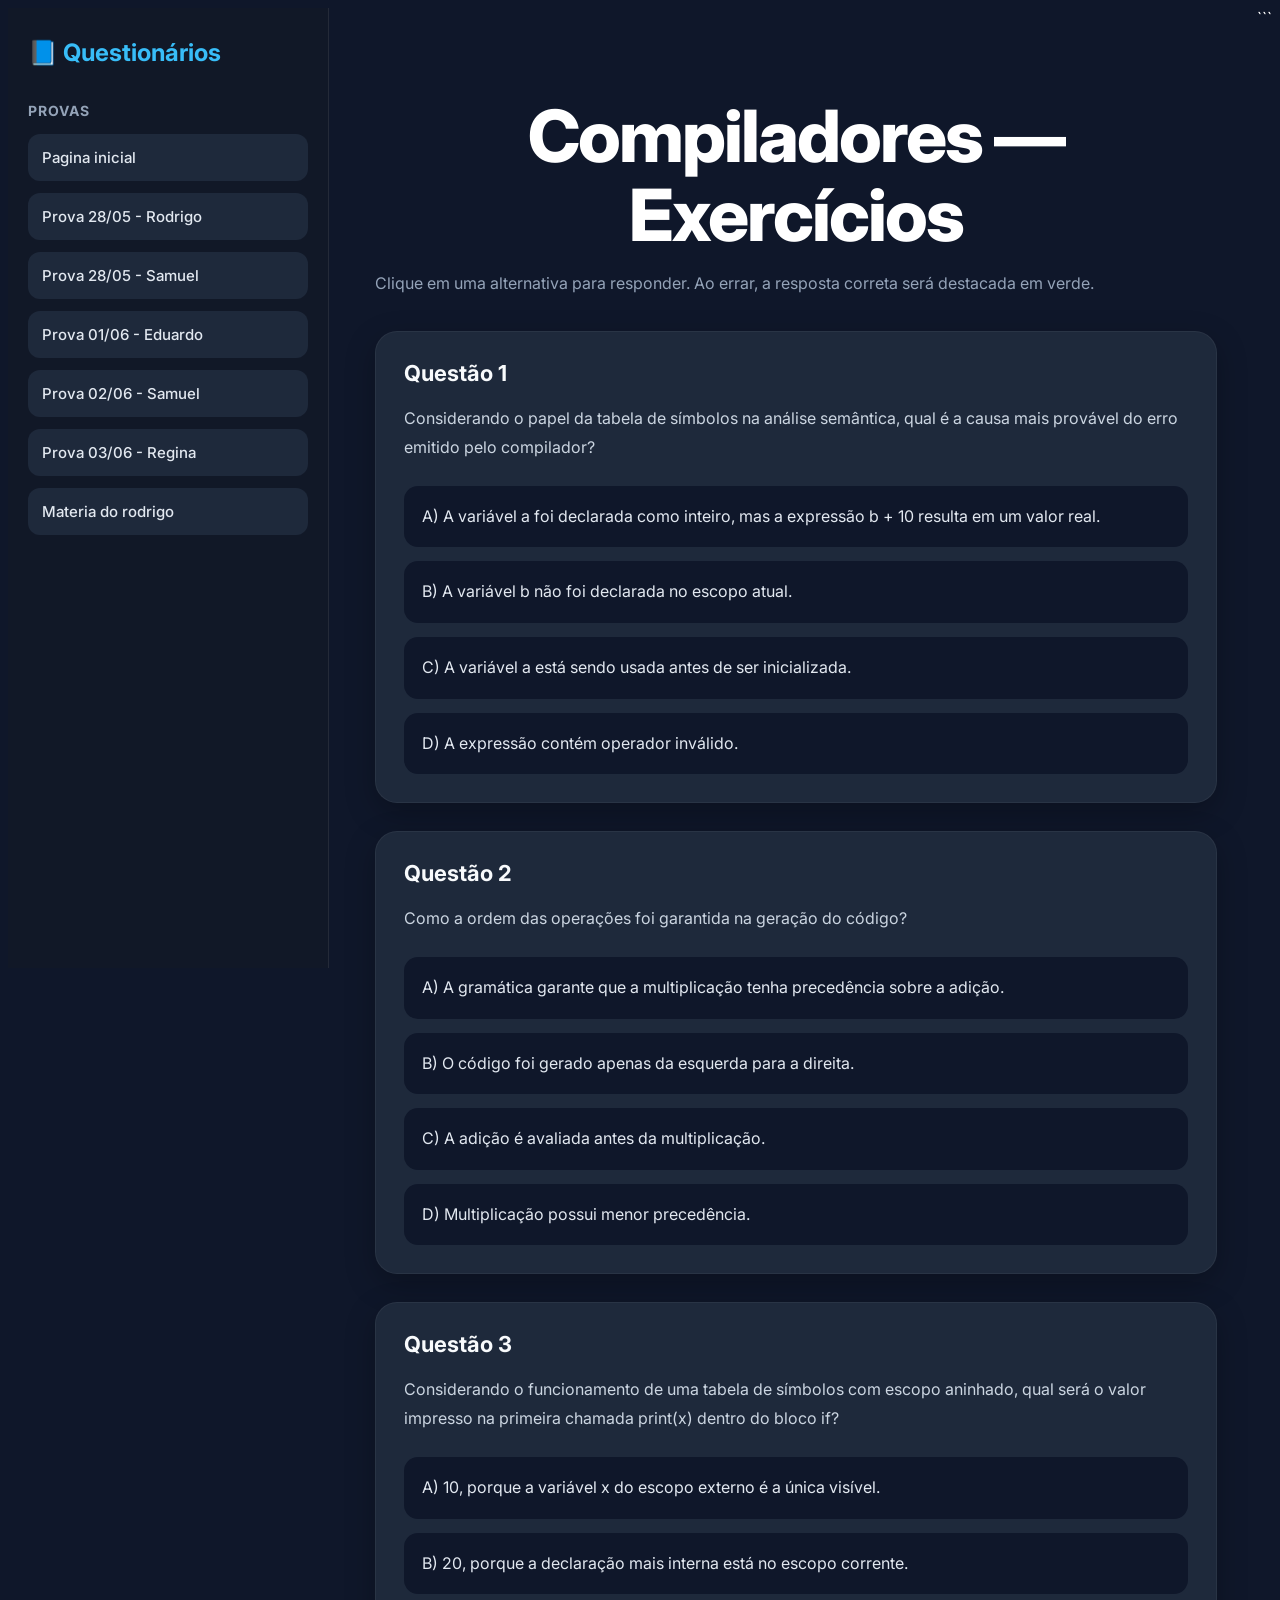
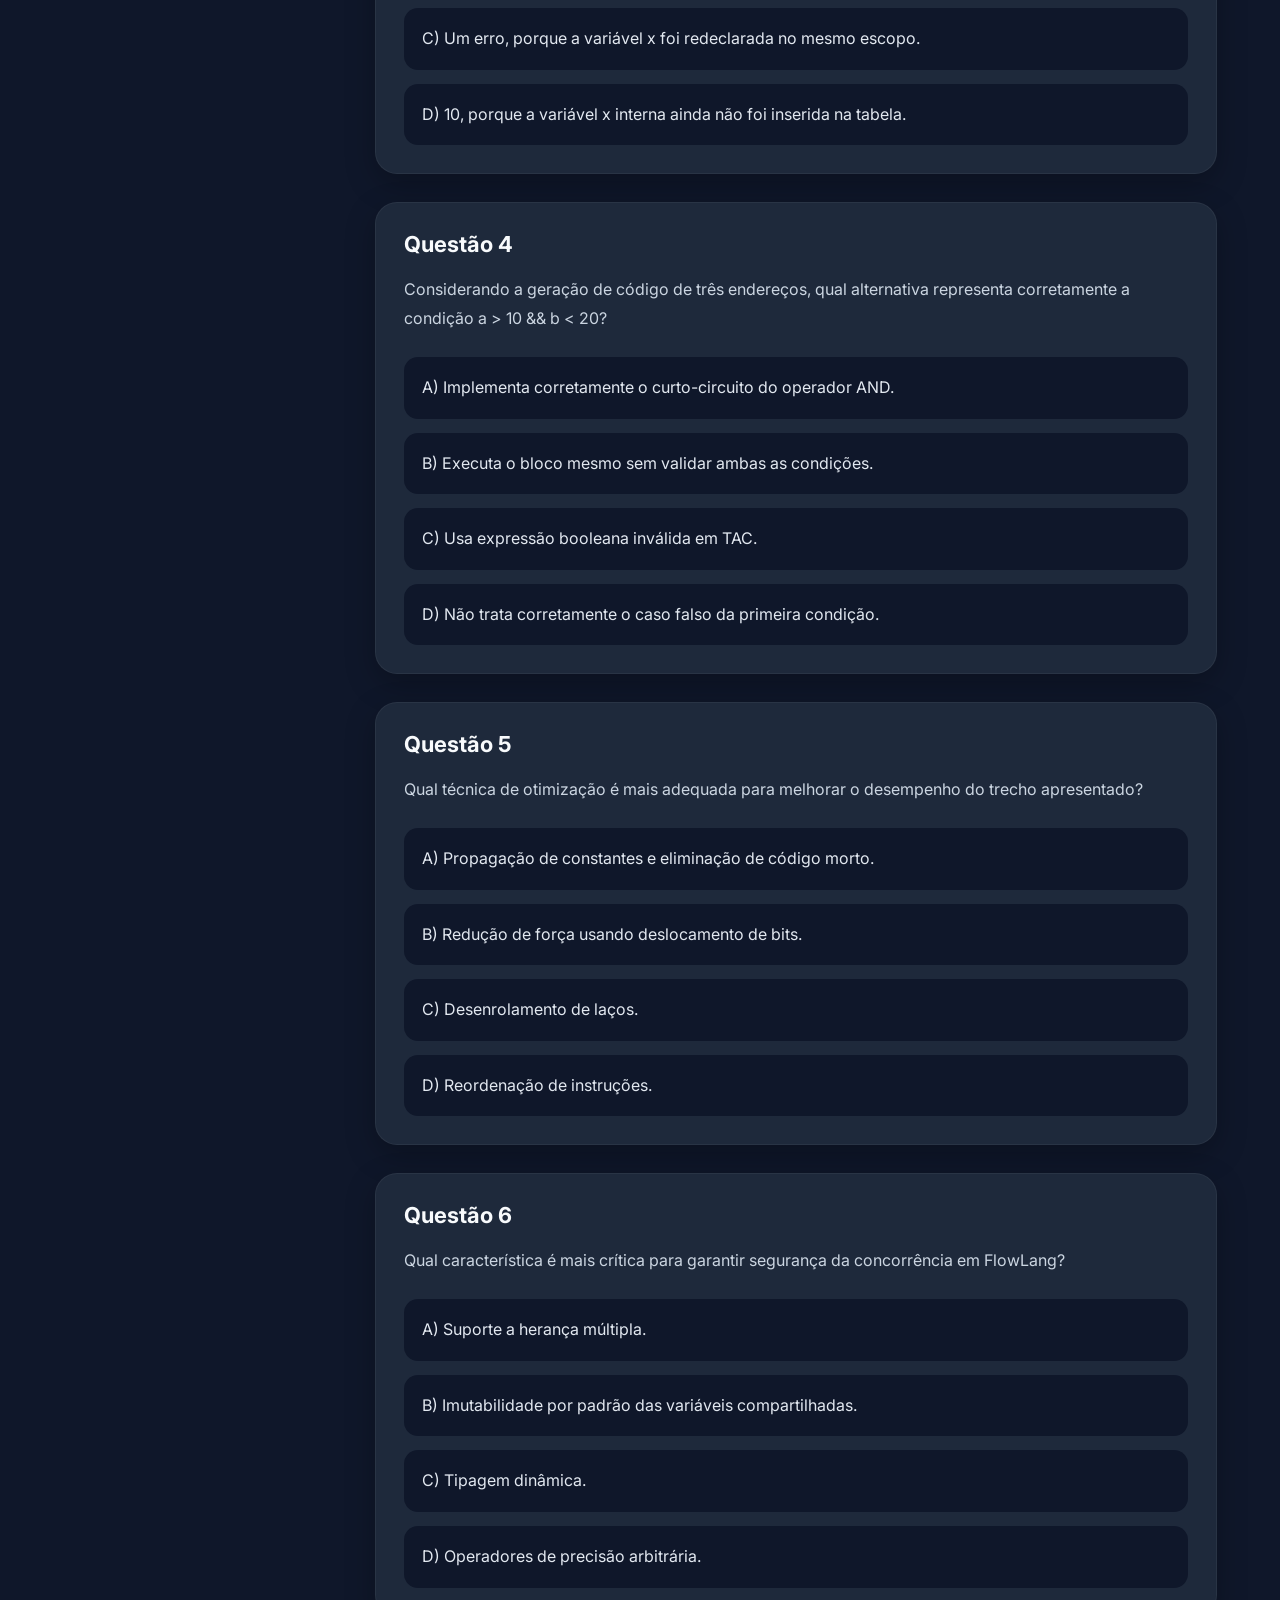
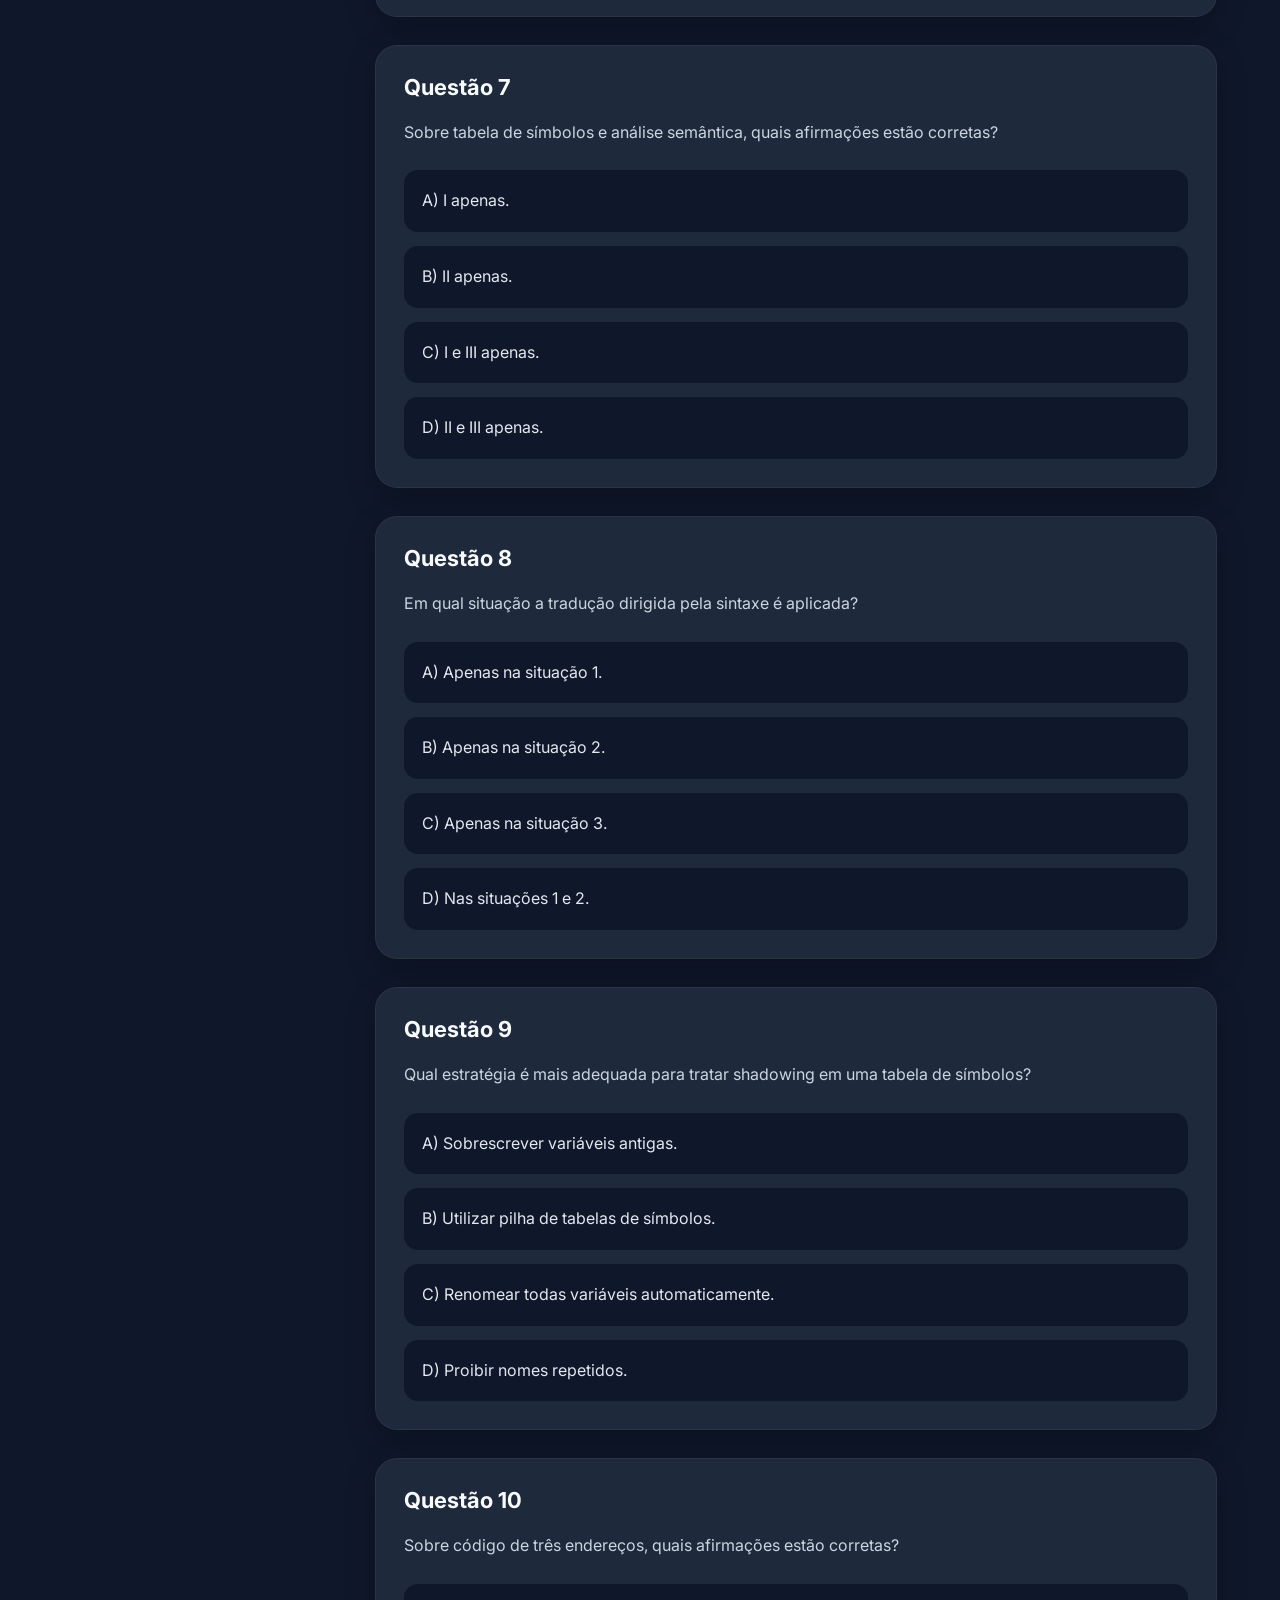
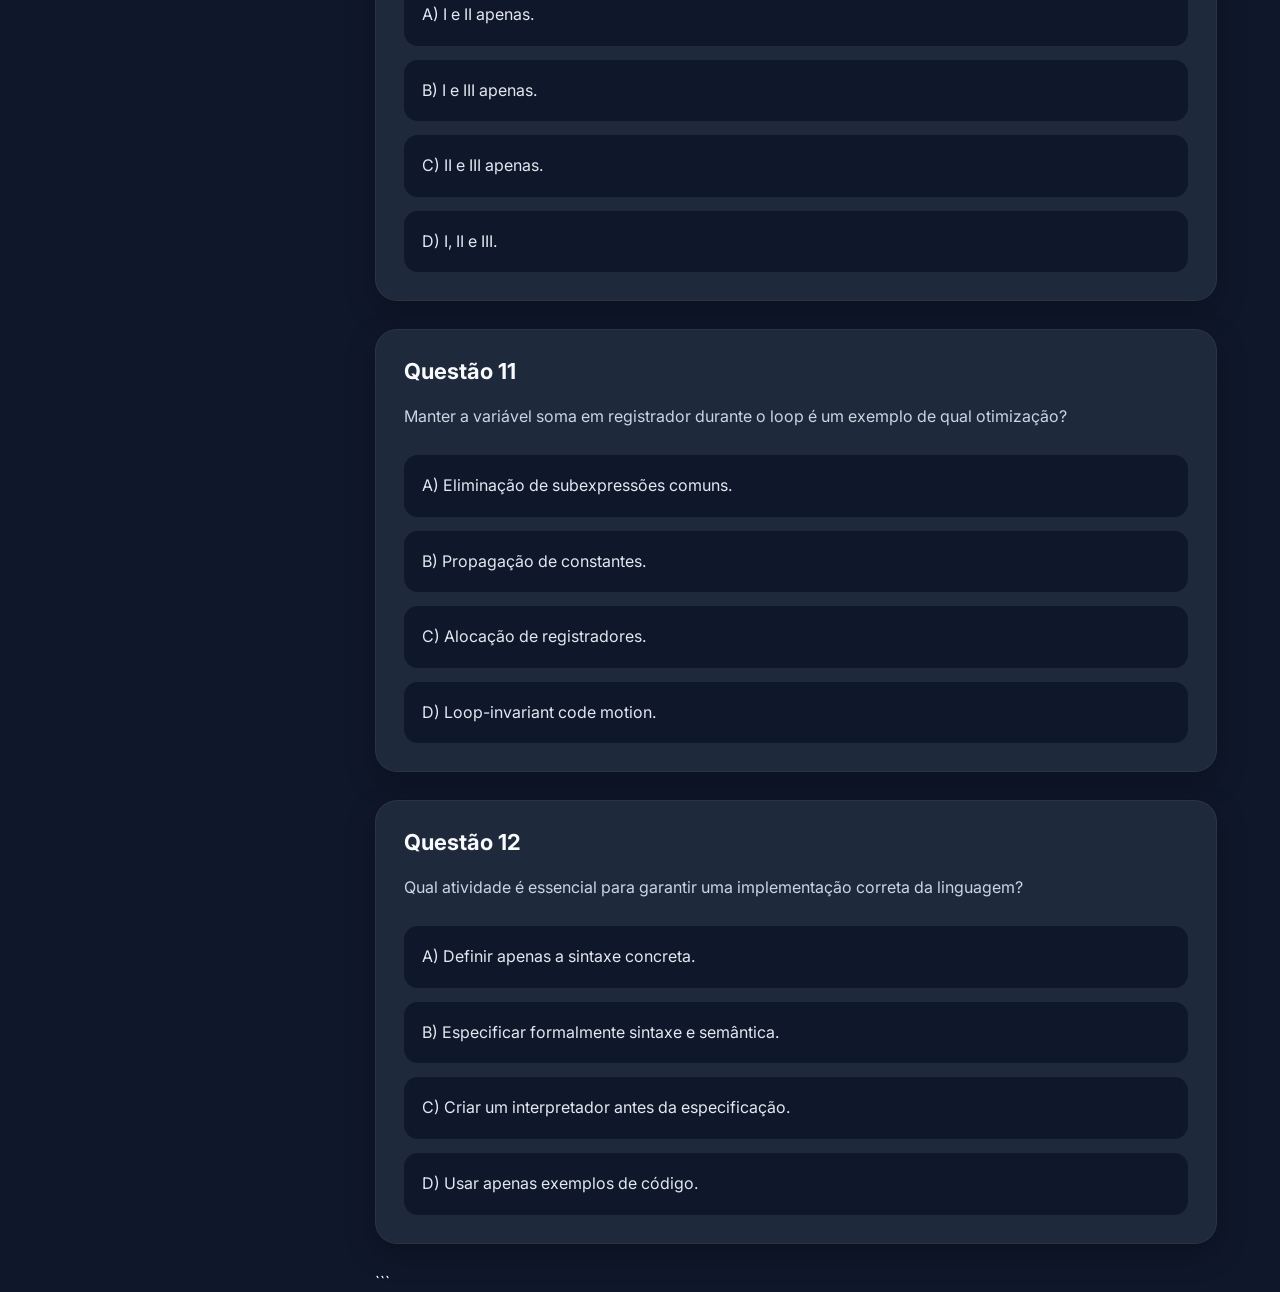
<file: samuel1.html>
```html
<!DOCTYPE html>
<html lang="pt-BR">
<head>
<meta charset="UTF-8" />
<meta name="viewport" content="width=device-width, initial-scale=1.0"/>
<title>Questionários - Compiladores</title>
<link rel="stylesheet" href="style.css">

<link href="https://fonts.googleapis.com/css2?family=Inter:wght@400;500;600;700&display=swap" rel="stylesheet">

</head>
<body>

<!-- SIDEBAR -->

<div class="sidebar">

    <div class="logo">
        📘 Questionários
    </div>

    <h2>Provas</h2>

    <div class="menu">
        <a href="index.html"> Pagina inicial</a>
        <a href="rodrigo.html">Prova 28/05 - Rodrigo</a>
        <a href="samuel1.html">Prova 28/05 - Samuel</a>
        <a href="eduardo.html">Prova 01/06 - Eduardo</a>
        <a href="samuel2.html">Prova 02/06 - Samuel</a>
        <a href="regina.html">Prova 03/06 - Regina</a>
        <a href="materiadorodrigo"> Materia do rodrigo </a>
    </div>

</div>

<!-- MAIN -->

<div class="main">

    <div class="header">
        <h1>Compiladores — Exercícios</h1>
        <p>
            Clique em uma alternativa para responder. 
            Ao errar, a resposta correta será destacada em verde.
        </p>
    </div>

    <!-- QUESTÃO 1 -->

    <div class="question-card">

        <div class="question-title">
            Questão 1
        </div>

        <div class="question-text">
            Considerando o papel da tabela de símbolos na análise semântica,
            qual é a causa mais provável do erro emitido pelo compilador?
        </div>

        <div class="answers">

            <div class="answer" data-correct="false">
                A) A variável a foi declarada como inteiro, mas a expressão b + 10 resulta em um valor real.
            </div>

            <div class="answer" data-correct="true">
                B) A variável b não foi declarada no escopo atual.
            </div>

            <div class="answer" data-correct="false">
                C) A variável a está sendo usada antes de ser inicializada.
            </div>

            <div class="answer" data-correct="false">
                D) A expressão contém operador inválido.
            </div>

        </div>

    </div>

    <!-- QUESTÃO 2 -->

    <div class="question-card">

        <div class="question-title">
            Questão 2
        </div>

        <div class="question-text">
            Como a ordem das operações foi garantida na geração do código?
        </div>

        <div class="answers">

            <div class="answer" data-correct="true">
                A) A gramática garante que a multiplicação tenha precedência sobre a adição.
            </div>

            <div class="answer" data-correct="false">
                B) O código foi gerado apenas da esquerda para a direita.
            </div>

            <div class="answer" data-correct="false">
                C) A adição é avaliada antes da multiplicação.
            </div>

            <div class="answer" data-correct="false">
                D) Multiplicação possui menor precedência.
            </div>

        </div>

    </div>
<!-- QUESTÃO 3 -->

<div class="question-card">

    <div class="question-title">
        Questão 3
    </div>

    <div class="question-text">
        Considerando o funcionamento de uma tabela de símbolos com escopo aninhado,
        qual será o valor impresso na primeira chamada print(x) dentro do bloco if?
    </div>

    <div class="answers">

        <div class="answer" data-correct="false">
            A) 10, porque a variável x do escopo externo é a única visível.
        </div>

        <div class="answer" data-correct="true">
            B) 20, porque a declaração mais interna está no escopo corrente.
        </div>

        <div class="answer" data-correct="false">
            C) Um erro, porque a variável x foi redeclarada no mesmo escopo.
        </div>

        <div class="answer" data-correct="false">
            D) 10, porque a variável x interna ainda não foi inserida na tabela.
        </div>

    </div>

</div>

<!-- QUESTÃO 4 -->

<div class="question-card">

    <div class="question-title">
        Questão 4
    </div>

    <div class="question-text">
        Considerando a geração de código de três endereços,
        qual alternativa representa corretamente a condição
        a > 10 && b < 20?
    </div>

    <div class="answers">

        <div class="answer" data-correct="true">
            A) Implementa corretamente o curto-circuito do operador AND.
        </div>

        <div class="answer" data-correct="false">
            B) Executa o bloco mesmo sem validar ambas as condições.
        </div>

        <div class="answer" data-correct="false">
            C) Usa expressão booleana inválida em TAC.
        </div>

        <div class="answer" data-correct="false">
            D) Não trata corretamente o caso falso da primeira condição.
        </div>

    </div>

</div>

<!-- QUESTÃO 5 -->

<div class="question-card">

    <div class="question-title">
        Questão 5
    </div>

    <div class="question-text">
        Qual técnica de otimização é mais adequada
        para melhorar o desempenho do trecho apresentado?
    </div>

    <div class="answers">

        <div class="answer" data-correct="true">
            A) Propagação de constantes e eliminação de código morto.
        </div>

        <div class="answer" data-correct="false">
            B) Redução de força usando deslocamento de bits.
        </div>

        <div class="answer" data-correct="false">
            C) Desenrolamento de laços.
        </div>

        <div class="answer" data-correct="false">
            D) Reordenação de instruções.
        </div>

    </div>

</div>

<!-- QUESTÃO 6 -->

<div class="question-card">

    <div class="question-title">
        Questão 6
    </div>

    <div class="question-text">
        Qual característica é mais crítica para garantir
        segurança da concorrência em FlowLang?
    </div>

    <div class="answers">

        <div class="answer" data-correct="false">
            A) Suporte a herança múltipla.
        </div>

        <div class="answer" data-correct="true">
            B) Imutabilidade por padrão das variáveis compartilhadas.
        </div>

        <div class="answer" data-correct="false">
            C) Tipagem dinâmica.
        </div>

        <div class="answer" data-correct="false">
            D) Operadores de precisão arbitrária.
        </div>

    </div>

</div>

<!-- QUESTÃO 7 -->

<div class="question-card">

    <div class="question-title">
        Questão 7
    </div>

    <div class="question-text">
        Sobre tabela de símbolos e análise semântica,
        quais afirmações estão corretas?
    </div>

    <div class="answers">

        <div class="answer" data-correct="false">
            A) I apenas.
        </div>

        <div class="answer" data-correct="false">
            B) II apenas.
        </div>

        <div class="answer" data-correct="false">
            C) I e III apenas.
        </div>

        <div class="answer" data-correct="true">
            D) II e III apenas.
        </div>

    </div>

</div>

<!-- QUESTÃO 8 -->

<div class="question-card">

    <div class="question-title">
        Questão 8
    </div>

    <div class="question-text">
        Em qual situação a tradução dirigida pela sintaxe é aplicada?
    </div>

    <div class="answers">

        <div class="answer" data-correct="true">
            A) Apenas na situação 1.
        </div>

        <div class="answer" data-correct="false">
            B) Apenas na situação 2.
        </div>

        <div class="answer" data-correct="false">
            C) Apenas na situação 3.
        </div>

        <div class="answer" data-correct="false">
            D) Nas situações 1 e 2.
        </div>

    </div>

</div>

<!-- QUESTÃO 9 -->

<div class="question-card">

    <div class="question-title">
        Questão 9
    </div>

    <div class="question-text">
        Qual estratégia é mais adequada para tratar shadowing
        em uma tabela de símbolos?
    </div>

    <div class="answers">

        <div class="answer" data-correct="false">
            A) Sobrescrever variáveis antigas.
        </div>

        <div class="answer" data-correct="true">
            B) Utilizar pilha de tabelas de símbolos.
        </div>

        <div class="answer" data-correct="false">
            C) Renomear todas variáveis automaticamente.
        </div>

        <div class="answer" data-correct="false">
            D) Proibir nomes repetidos.
        </div>

    </div>

</div>

<!-- QUESTÃO 10 -->

<div class="question-card">

    <div class="question-title">
        Questão 10
    </div>

    <div class="question-text">
        Sobre código de três endereços, quais afirmações estão corretas?
    </div>

    <div class="answers">

        <div class="answer" data-correct="false">
            A) I e II apenas.
        </div>

        <div class="answer" data-correct="true">
            B) I e III apenas.
        </div>

        <div class="answer" data-correct="false">
            C) II e III apenas.
        </div>

        <div class="answer" data-correct="false">
            D) I, II e III.
        </div>

    </div>

</div>

<!-- QUESTÃO 11 -->

<div class="question-card">

    <div class="question-title">
        Questão 11
    </div>

    <div class="question-text">
        Manter a variável soma em registrador durante o loop
        é um exemplo de qual otimização?
    </div>

    <div class="answers">

        <div class="answer" data-correct="false">
            A) Eliminação de subexpressões comuns.
        </div>

        <div class="answer" data-correct="false">
            B) Propagação de constantes.
        </div>

        <div class="answer" data-correct="true">
            C) Alocação de registradores.
        </div>

        <div class="answer" data-correct="false">
            D) Loop-invariant code motion.
        </div>

    </div>

</div>

<!-- QUESTÃO 12 -->

<div class="question-card">

    <div class="question-title">
        Questão 12
    </div>

    <div class="question-text">
        Qual atividade é essencial para garantir
        uma implementação correta da linguagem?
    </div>

    <div class="answers">

        <div class="answer" data-correct="false">
            A) Definir apenas a sintaxe concreta.
        </div>

        <div class="answer" data-correct="true">
            B) Especificar formalmente sintaxe e semântica.
        </div>

        <div class="answer" data-correct="false">
            C) Criar um interpretador antes da especificação.
        </div>

        <div class="answer" data-correct="false">
            D) Usar apenas exemplos de código.
        </div>

    </div>

</div>
```


</div>

<script>

const allAnswers = document.querySelectorAll(".answer");

allAnswers.forEach(answer => {

    answer.addEventListener("click", () => {

        const answersContainer = answer.parentElement;

        // impedir múltiplos cliques
        if(answersContainer.classList.contains("answered")){
            return;
        }

        answersContainer.classList.add("answered");

        const isCorrect = answer.dataset.correct === "true";

        if(isCorrect){

            answer.classList.add("correct");

        }else{

            answer.classList.add("wrong");

            const correctAnswer =
                answersContainer.querySelector('[data-correct="true"]');

            correctAnswer.classList.add("correct");
        }

        // desabilitar todas
        const all = answersContainer.querySelectorAll(".answer");

        all.forEach(item => {
            item.classList.add("disabled");
        });

    });

});

</script>

</body>
</html>
```
</file>
<file: style.css>
```css
*{
    margin:0;
    padding:0;
    box-sizing:border-box;
}

body{
    font-family:'Inter',sans-serif;
    background:#0f172a;
    color:white;
    display:flex;
    min-height:100vh;
}

/* SIDEBAR */

.sidebar{
    width:280px;
    background:#111827;
    border-right:1px solid rgba(255,255,255,0.08);
    padding:30px 20px;
    position:fixed;
    height:100vh;
    overflow-y:auto;
}

.logo{
    font-size:24px;
    font-weight:700;
    margin-bottom:35px;
    color:#38bdf8;
}

.sidebar h2{
    font-size:14px;
    color:#94a3b8;
    margin-bottom:15px;
    text-transform:uppercase;
    letter-spacing:1px;
}

.menu{
    display:flex;
    flex-direction:column;
    gap:12px;
}

.menu a{
    text-decoration:none;
    color:#e2e8f0;
    background:#1e293b;
    padding:14px;
    border-radius:12px;
    transition:0.2s;
    font-size:15px;
    font-weight:500;
}

.menu a:hover{
    background:#334155;
    transform:translateX(3px);
}

/* MAIN */

.main{
    margin-left:280px;
    padding:40px;
    width:100%;
}

.header{
    margin-bottom:35px;
}

.header h1{
    font-size:34px;
    margin-bottom:10px;
}

.header p{
    color:#94a3b8;
    line-height:1.6;
}

/* QUESTÕES */

.question-card{
    background:#1e293b;
    border:1px solid rgba(255,255,255,0.05);
    border-radius:22px;
    padding:28px;
    margin-bottom:28px;
    box-shadow:0 10px 30px rgba(0,0,0,0.25);
}

.question-title{
    font-size:22px;
    font-weight:700;
    margin-bottom:18px;
    color:#f8fafc;
}

.question-text{
    color:#cbd5e1;
    line-height:1.8;
    margin-bottom:24px;
}

.answers{
    display:flex;
    flex-direction:column;
    gap:14px;
}

.answer{
    background:#0f172a;
    border:2px solid transparent;
    padding:16px;
    border-radius:14px;
    cursor:pointer;
    transition:0.2s;
    color:#e2e8f0;
    line-height:1.6;
}

.answer:hover{
    border-color:#38bdf8;
    transform:scale(1.01);
}

.answer.correct{
    background:#14532d;
    border-color:#22c55e;
    color:#dcfce7;
}

.answer.wrong{
    background:#7f1d1d;
    border-color:#ef4444;
    color:#fee2e2;
}

.answer.disabled{
    pointer-events:none;
}

/* RESPONSIVO */

@media(max-width:900px){

    body{
        flex-direction:column;
    }

    .sidebar{
        width:100%;
        height:auto;
        position:relative;
    }

    .main{
        margin-left:0;
        padding:25px;
    }

}
```css id="pn5d6l"
/* MAIN */

.main{
    margin-left:280px;
    width:100%;
    padding:40px;
}

/* HEADER */

.header{
    width:100%;
    margin-bottom:35px;
}

.header h1{
    width:100%;
    font-size:72px;
    font-weight:800;
    text-align:center;
    line-height:1.1;
    letter-spacing:-2px;
}

/* GIF */

.gif-container{
    width:100%;
    display:flex;
    justify-content:center;
    margin-bottom:35px;
}

.gif-container img{
    width:100%;
    max-width:1200px;
    border-radius:24px;
    box-shadow:0 15px 40px rgba(0,0,0,0.45);
}

/* TEXTO */

.info-text{
    width:100%;
    text-align:center;
}

.info-text p{
    font-size:28px;
    font-weight:700;
    color:#e2e8f0;
}
```
</file>
